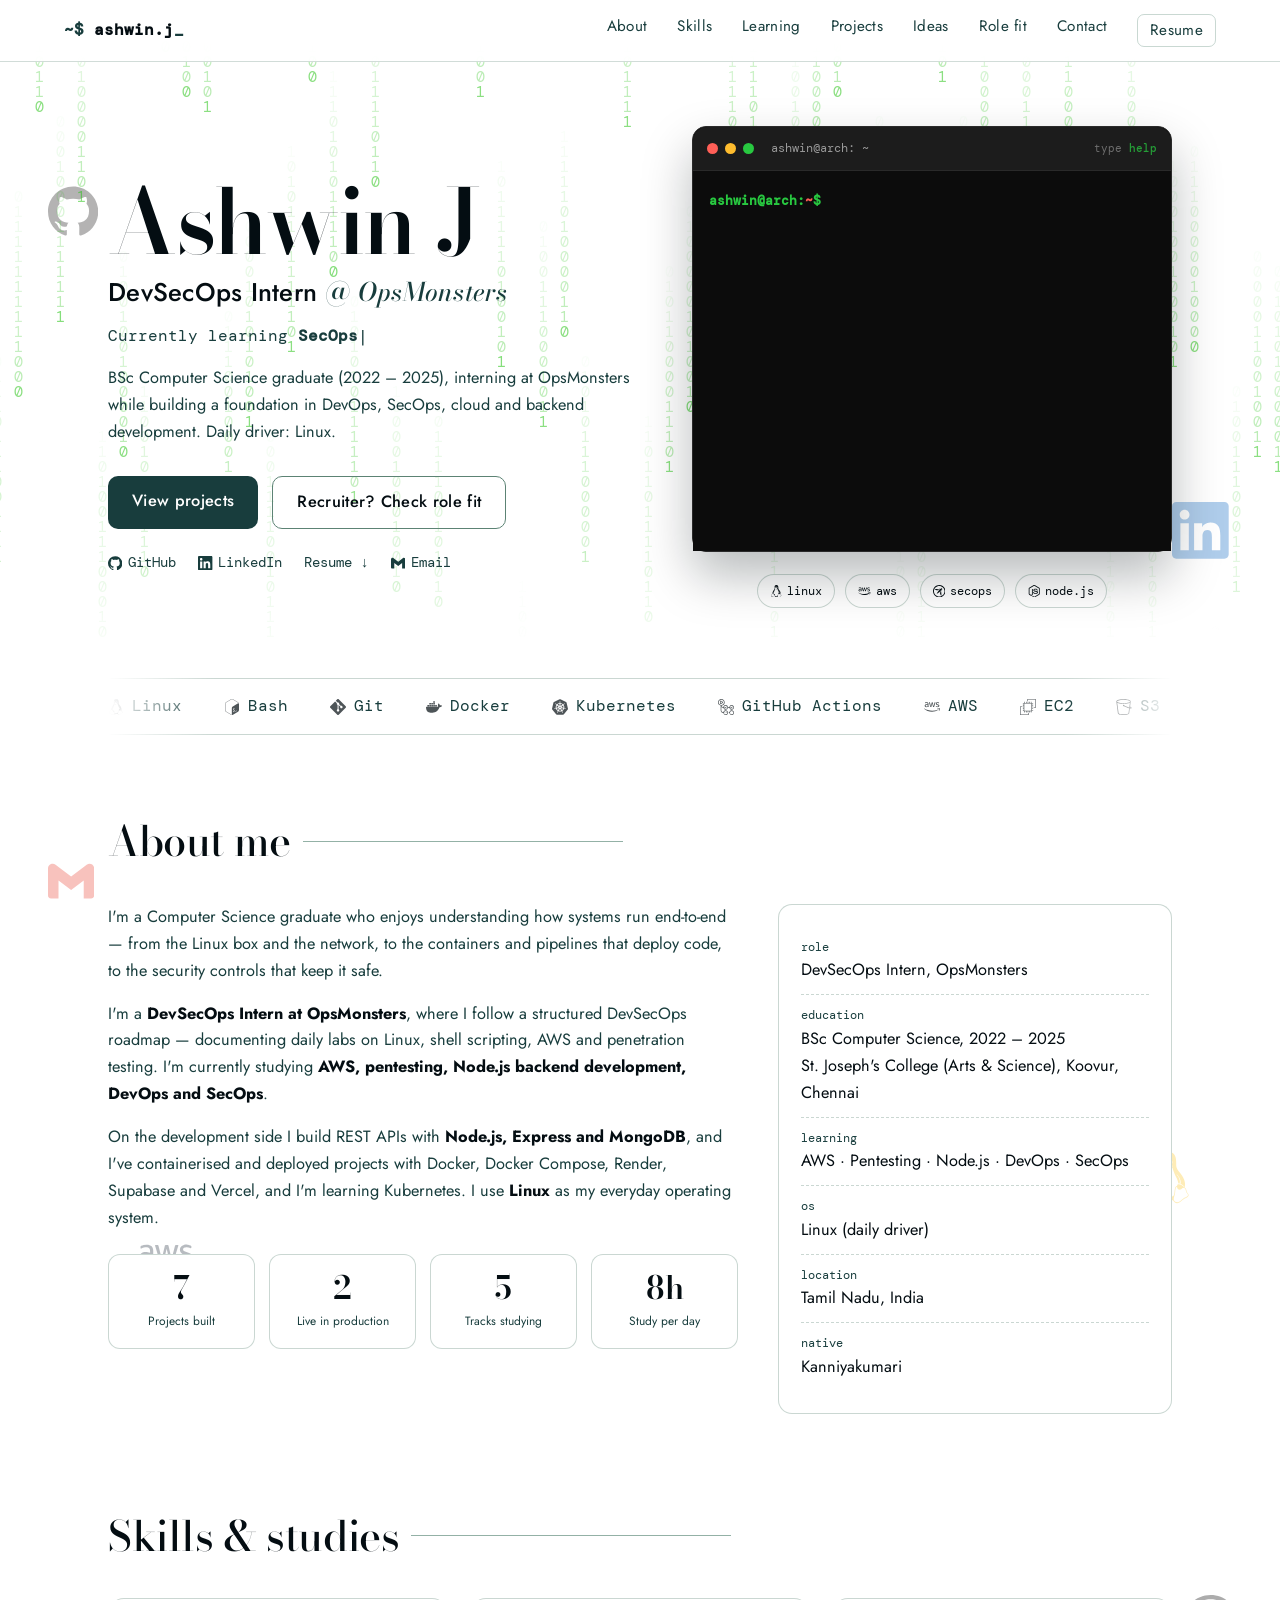
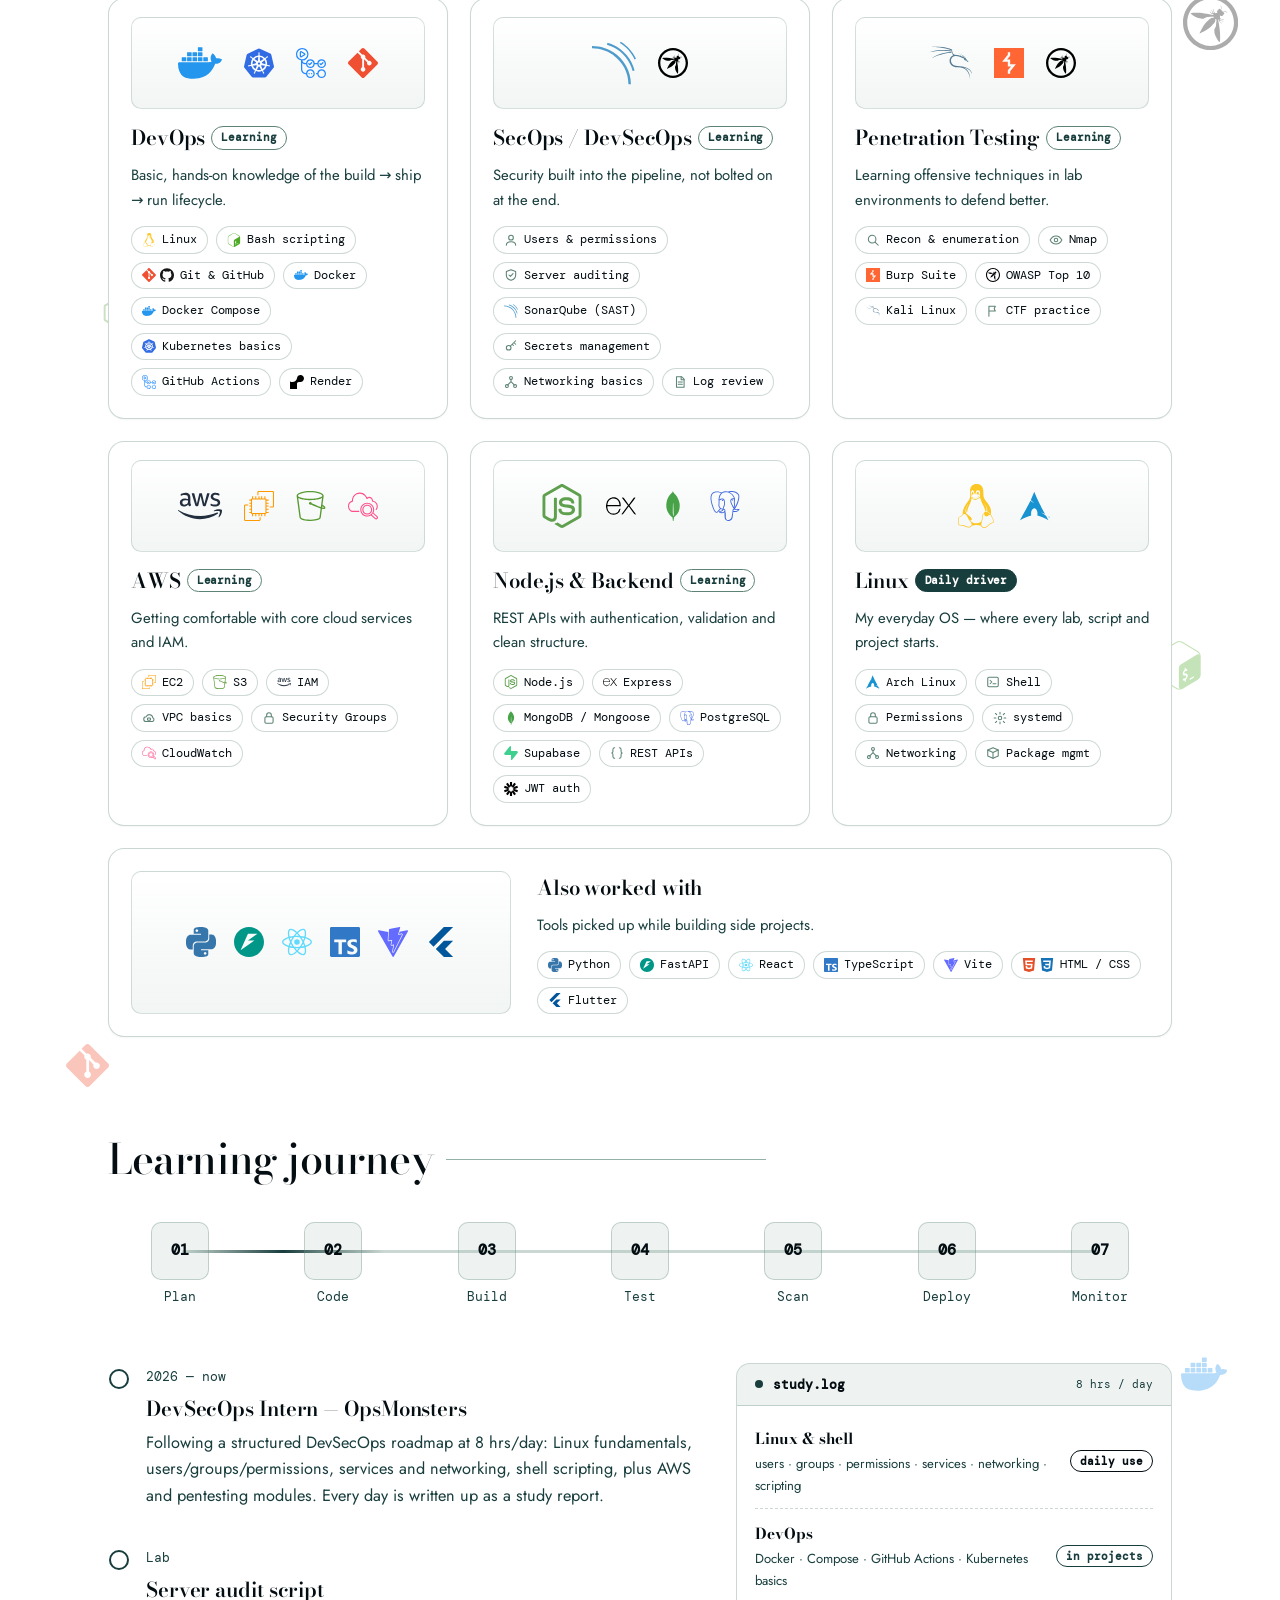
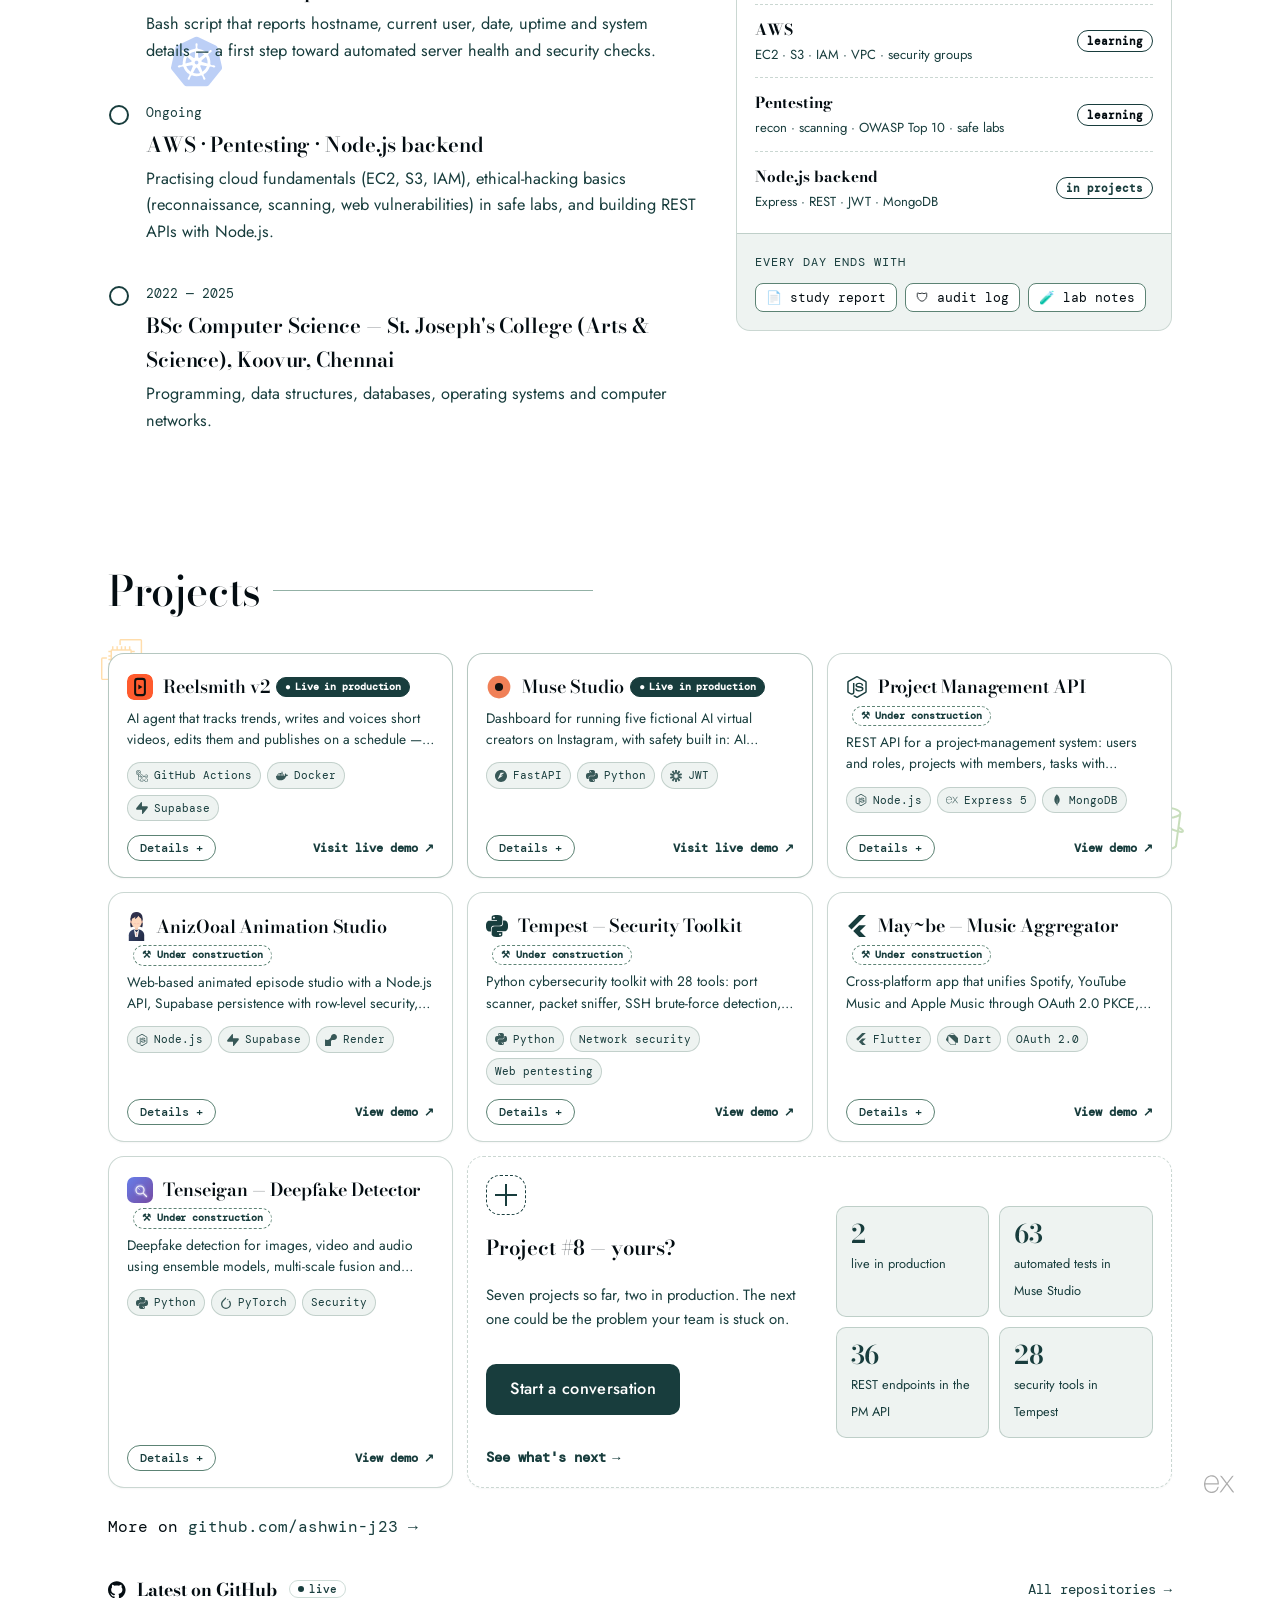
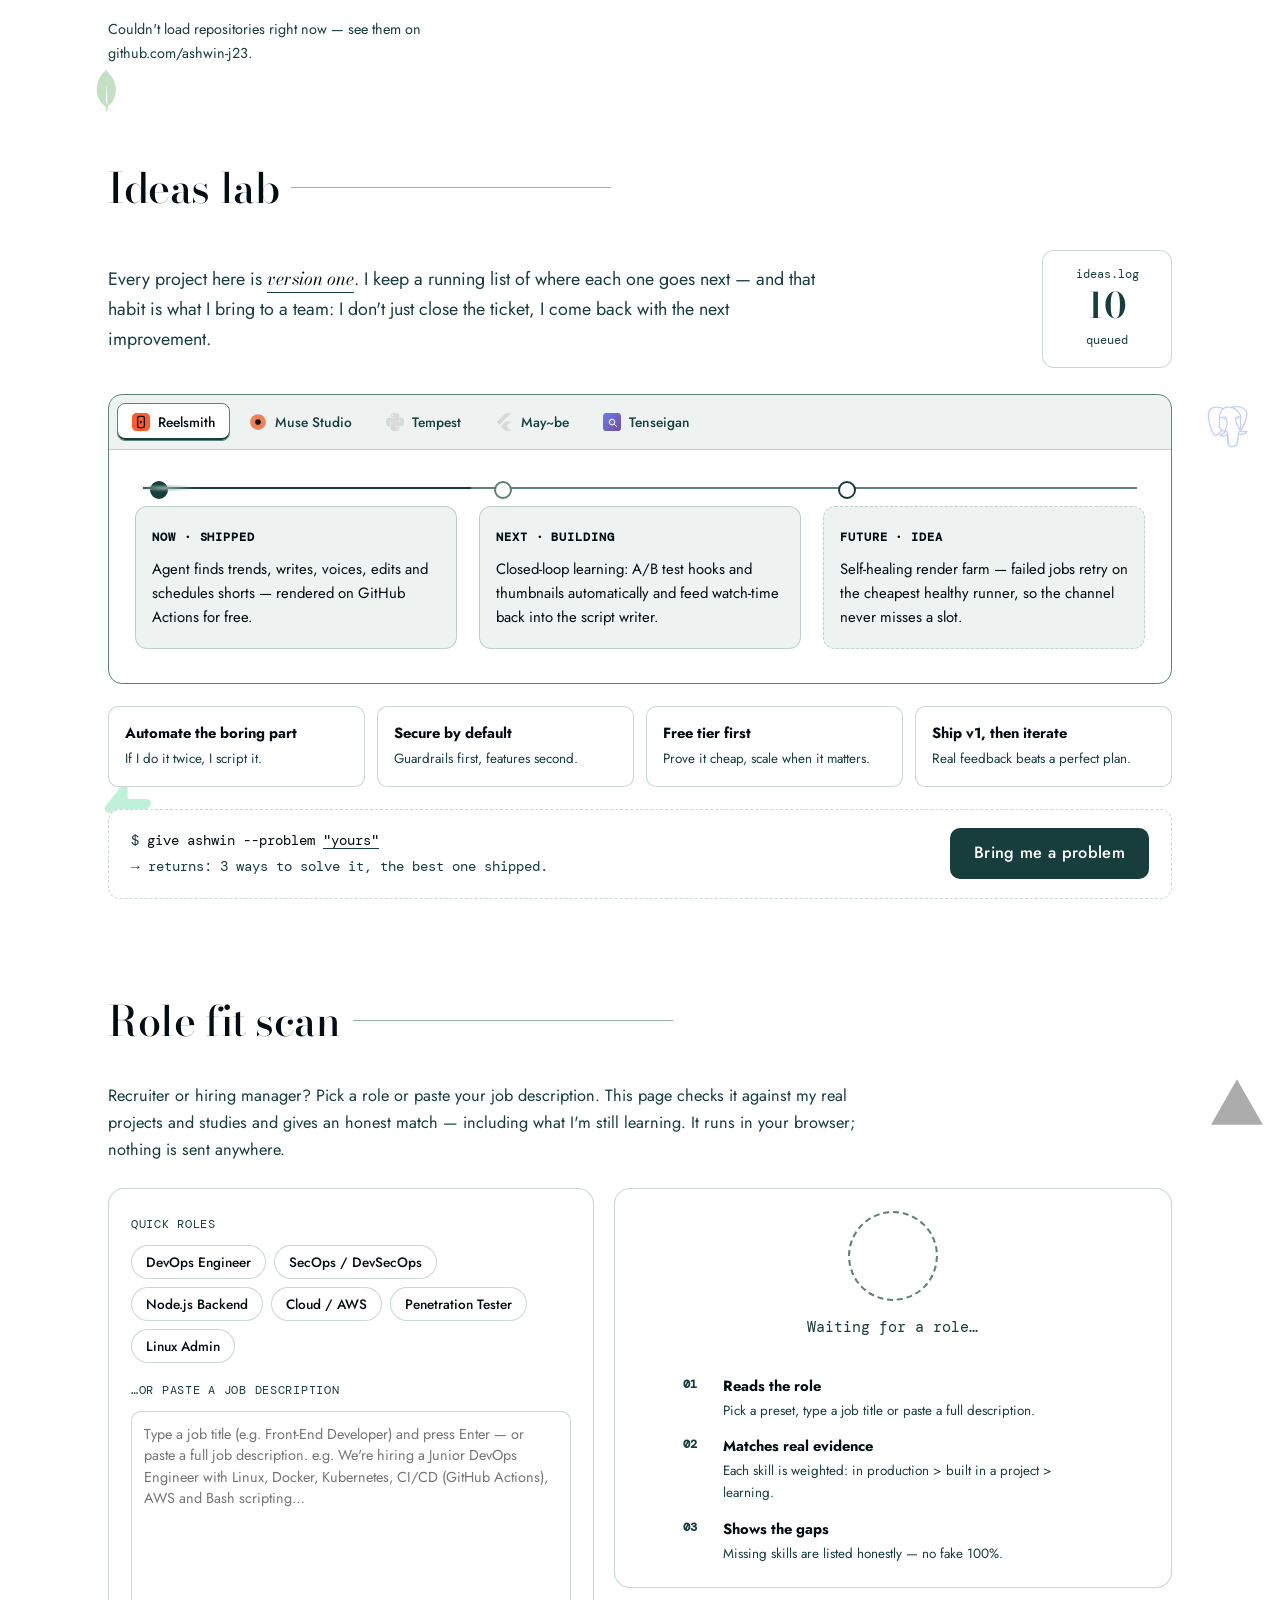
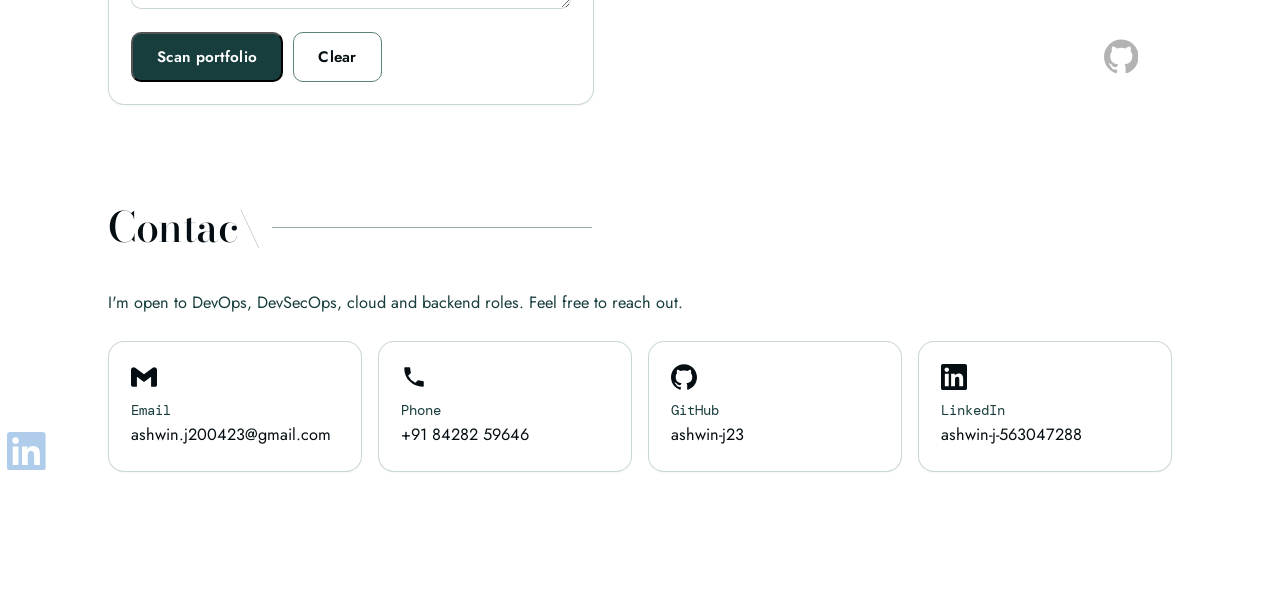
<file: index.html>
<!doctype html>
<html lang="en">
<head>
  <meta charset="utf-8" />
  <meta name="viewport" content="width=device-width, initial-scale=1" />
  <title>Ashwin J — DevOps · SecOps · Backend</title>
  <meta name="description" content="Ashwin J — DevSecOps Intern at OpsMonsters. Learning DevOps, SecOps, penetration testing, AWS and Node.js backend." />
  <meta name="theme-color" content="#ffffff" />
  <meta name="author" content="Ashwin J" />
  <link rel="icon" href="assets/favicon.svg" type="image/svg+xml" />
  <link rel="canonical" href="https://ashwinportfolio-iota.vercel.app/" />
  <meta property="og:url" content="https://ashwinportfolio-iota.vercel.app/" />
  <meta property="og:type" content="profile" />
  <meta property="og:title" content="Ashwin J — DevOps · SecOps · Backend" />
  <meta property="og:description" content="DevSecOps Intern at OpsMonsters. Projects live in production, plus an honest role-fit scanner for recruiters." />
  <meta name="twitter:card" content="summary" />
  <script type="application/ld+json">
  {
    "@context": "https://schema.org",
    "@type": "Person",
    "name": "Ashwin J",
    "url": "https://ashwinportfolio-iota.vercel.app/",
    "jobTitle": "DevSecOps Intern",
    "homeLocation": { "@type": "Place", "name": "Kanniyakumari, Tamil Nadu, India" },
    "worksFor": { "@type": "Organization", "name": "OpsMonsters" },
    "alumniOf": { "@type": "CollegeOrUniversity", "name": "St. Joseph's College (Arts & Science), Koovur, Chennai" },
    "email": "mailto:ashwin.j200423@gmail.com",
    "knowsAbout": ["DevOps", "SecOps", "Linux", "Docker", "Kubernetes", "AWS", "Penetration testing", "Node.js"],
    "sameAs": ["https://github.com/ashwin-j23", "https://www.linkedin.com/in/ashwin-j-563047288/"]
  }
  </script>
  <link rel="preconnect" href="https://fonts.googleapis.com" />
  <link rel="preconnect" href="https://fonts.gstatic.com" crossorigin />
  <link href="https://fonts.googleapis.com/css2?family=Bodoni+Moda:ital,opsz,wght@0,6..96,400..800;1,6..96,400..800&amp;family=Jost:wght@300..700&amp;family=DM+Mono:wght@400;500&amp;display=swap" rel="stylesheet" />
  <script src="intro-gate.js"></script>
  <link rel="stylesheet" href="style.css?v=20261112a" />
</head>
<body>
  <div class="intro" id="intro" role="dialog" aria-modal="true" aria-label="Opening — identity scan">
    <div class="intro-stage">
      <div class="intro-frame">
        <i class="br tl"></i><i class="br tr"></i><i class="br bl"></i><i class="br br2"></i>
        <svg class="intro-face" id="intro-face" viewBox="0 0 200 240" aria-hidden="true"></svg>
        <div class="intro-beam"></div>
      </div>
      <div class="intro-panel">
        <p class="intro-kicker">ashwin.j · secure access</p>
        <ol class="intro-log" id="intro-log"></ol>
        <div class="intro-bar"><i id="intro-bar"></i></div>
        <p class="intro-pct"><span id="intro-pct">0</span>% · <span id="intro-state">scanning</span></p>
        <h2 class="intro-granted" id="intro-granted">Access granted</h2>
        <p class="intro-welcome">Welcome to Ashwin J's portfolio</p>
      </div>
    </div>
    <button type="button" class="intro-skip" id="intro-skip">Skip intro ›</button>
  </div>

  <a class="skip-link" href="#about">Skip to content</a>
  <!-- animated network background (DevOps / networking) -->
  <div class="side-log left" id="log-l" aria-hidden="true"></div>
  <div class="side-log right" id="log-r" aria-hidden="true"></div>
  <div class="cursor-glow" aria-hidden="true"></div>
  <div class="progress" aria-hidden="true"></div>

  <header class="nav">
    <a href="#top" class="logo"><span class="prompt">~$</span> ashwin.j<span class="blink">_</span></a>
    <button class="menu-btn" aria-label="Toggle menu" aria-expanded="false"><span></span><span></span><span></span></button>
    <nav>
      <a href="#about">About</a>
      <a href="#skills">Skills</a>
      <a href="#learning">Learning</a>
      <a href="#projects">Projects</a>
      <a href="#ideas">Ideas</a>
      <a href="#rolefit">Role fit</a>
      <a href="#contact">Contact</a>
      <a href="Ashwin-J-Resume.pdf" class="nav-resume">Resume</a>
    </nav>
  </header>

  <main id="top">
    <!-- HERO -->
    <section class="hero">
      <canvas class="hero-rain" id="rain" aria-hidden="true"></canvas>
      <div class="hero-text">
        <h1>Ashwin J</h1>
        <h2 class="role">DevSecOps Intern <span class="at">@ OpsMonsters</span></h2>
        <p class="rotator-line">Currently learning <span class="rotator" id="rotator">DevOps</span><span class="caret">|</span></p>
        <p class="lead">
          BSc Computer Science graduate (2022 – 2025), interning at OpsMonsters while
          building a foundation in DevOps, SecOps, cloud and backend development. Daily driver: Linux.
        </p>
        <div class="cta">
          <a class="btn primary magnetic" href="#projects">View projects</a>
          <a class="btn ghost magnetic" href="#rolefit">Recruiter? Check role fit</a>
        </div>
        <div class="socials">
          <a href="https://github.com/ashwin-j23" target="_blank" rel="noopener"><svg class="si" viewBox="0 0 24 24" aria-hidden="true" focusable="false"><title>GitHub</title><path d="M12 .297c-6.63 0-12 5.373-12 12 0 5.303 3.438 9.8 8.205 11.385.6.113.82-.258.82-.577 0-.285-.01-1.04-.015-2.04-3.338.724-4.042-1.61-4.042-1.61C4.422 18.07 3.633 17.7 3.633 17.7c-1.087-.744.084-.729.084-.729 1.205.084 1.838 1.236 1.838 1.236 1.07 1.835 2.809 1.305 3.495.998.108-.776.417-1.305.76-1.605-2.665-.3-5.466-1.332-5.466-5.93 0-1.31.465-2.38 1.235-3.22-.135-.303-.54-1.523.105-3.176 0 0 1.005-.322 3.3 1.23.96-.267 1.98-.399 3-.405 1.02.006 2.04.138 3 .405 2.28-1.552 3.285-1.23 3.285-1.23.645 1.653.24 2.873.12 3.176.765.84 1.23 1.91 1.23 3.22 0 4.61-2.805 5.625-5.475 5.92.42.36.81 1.096.81 2.22 0 1.606-.015 2.896-.015 3.286 0 .315.21.69.825.57C20.565 22.092 24 17.592 24 12.297c0-6.627-5.373-12-12-12"/></svg>GitHub</a>
          <a href="https://www.linkedin.com/in/ashwin-j-563047288/" target="_blank" rel="noopener"><svg class="si" viewBox="0 0 24 24" aria-hidden="true" focusable="false"><title>LinkedIn</title><path d="M20.447 20.452h-3.554v-5.569c0-1.328-.027-3.037-1.852-3.037-1.853 0-2.136 1.445-2.136 2.939v5.667H9.351V9h3.414v1.561h.046c.477-.9 1.637-1.85 3.37-1.85 3.601 0 4.267 2.37 4.267 5.455v6.286zM5.337 7.433c-1.144 0-2.063-.926-2.063-2.065 0-1.138.92-2.063 2.063-2.063 1.14 0 2.064.925 2.064 2.063 0 1.139-.925 2.065-2.064 2.065zm1.782 13.019H3.555V9h3.564v11.452zM22.225 0H1.771C.792 0 0 .774 0 1.729v20.542C0 23.227.792 24 1.771 24h20.451C23.2 24 24 23.227 24 22.271V1.729C24 .774 23.2 0 22.222 0h.003z"/></svg>LinkedIn</a>
          <a href="Ashwin-J-Resume.pdf">Resume ↓</a>
          <a href="mailto:ashwin.j200423@gmail.com"><svg class="si" viewBox="0 0 24 24" aria-hidden="true" focusable="false"><title>Gmail</title><path d="M24 5.457v13.909c0 .904-.732 1.636-1.636 1.636h-3.819V11.73L12 16.64l-6.545-4.91v9.273H1.636A1.636 1.636 0 0 1 0 19.366V5.457c0-2.023 2.309-3.178 3.927-1.964L5.455 4.64 12 9.548l6.545-4.91 1.528-1.145C21.69 2.28 24 3.434 24 5.457z"/></svg>Email</a>
        </div>
      </div>

      <div class="hero-visual">
        <div class="terminal" id="terminal">
          <div class="term-bar"><span></span><span></span><span></span><em>ashwin@arch: ~</em><small class="term-hint">type <b>help</b></small></div>
          <div class="term-body" id="term" role="log" aria-live="polite" aria-label="Interactive terminal — type help to see commands">
            <div id="term-out"></div>
            <label class="term-line" for="term-input"><span class="ps1"><b>ashwin@arch</b>:<i>~</i>$</span>
              <input id="term-input" type="text" autocomplete="off" autocapitalize="off" autocorrect="off" spellcheck="false" enterkeyhint="go" aria-label="Type a terminal command, for example help" /></label>
          </div>
        </div>
        <div class="chip-row" aria-label="Tools I use">
          <div class="float-chip c1"><svg class="si" viewBox="0 0 24 24" aria-hidden="true" focusable="false"><title>Linux</title><path d="M12.504 0c-.155 0-.315.008-.48.021-4.226.333-3.105 4.807-3.17 6.298-.076 1.092-.3 1.953-1.05 3.02-.885 1.051-2.127 2.75-2.716 4.521-.278.832-.41 1.684-.287 2.489a.424.424 0 00-.11.135c-.26.268-.45.6-.663.839-.199.199-.485.267-.797.4-.313.136-.658.269-.864.68-.09.189-.136.394-.132.602 0 .199.027.4.055.536.058.399.116.728.04.97-.249.68-.28 1.145-.106 1.484.174.334.535.47.94.601.81.2 1.91.135 2.774.6.926.466 1.866.67 2.616.47.526-.116.97-.464 1.208-.946.587-.003 1.23-.269 2.26-.334.699-.058 1.574.267 2.577.2.025.134.063.198.114.333l.003.003c.391.778 1.113 1.132 1.884 1.071.771-.06 1.592-.536 2.257-1.306.631-.765 1.683-1.084 2.378-1.503.348-.199.629-.469.649-.853.023-.4-.2-.811-.714-1.376v-.097l-.003-.003c-.17-.2-.25-.535-.338-.926-.085-.401-.182-.786-.492-1.046h-.003c-.059-.054-.123-.067-.188-.135a.357.357 0 00-.19-.064c.431-1.278.264-2.55-.173-3.694-.533-1.41-1.465-2.638-2.175-3.483-.796-1.005-1.576-1.957-1.56-3.368.026-2.152.236-6.133-3.544-6.139zm.529 3.405h.013c.213 0 .396.062.584.198.19.135.33.332.438.533.105.259.158.459.166.724 0-.02.006-.04.006-.06v.105a.086.086 0 01-.004-.021l-.004-.024a1.807 1.807 0 01-.15.706.953.953 0 01-.213.335.71.71 0 00-.088-.042c-.104-.045-.198-.064-.284-.133a1.312 1.312 0 00-.22-.066c.05-.06.146-.133.183-.198.053-.128.082-.264.088-.402v-.02a1.21 1.21 0 00-.061-.4c-.045-.134-.101-.2-.183-.333-.084-.066-.167-.132-.267-.132h-.016c-.093 0-.176.03-.262.132a.8.8 0 00-.205.334 1.18 1.18 0 00-.09.4v.019c.002.089.008.179.02.267-.193-.067-.438-.135-.607-.202a1.635 1.635 0 01-.018-.2v-.02a1.772 1.772 0 01.15-.768c.082-.22.232-.406.43-.533a.985.985 0 01.594-.2zm-2.962.059h.036c.142 0 .27.048.399.135.146.129.264.288.344.465.09.199.14.4.153.667v.004c.007.134.006.2-.002.266v.08c-.03.007-.056.018-.083.024-.152.055-.274.135-.393.2.012-.09.013-.18.003-.267v-.015c-.012-.133-.04-.2-.082-.333a.613.613 0 00-.166-.267.248.248 0 00-.183-.064h-.021c-.071.006-.13.04-.186.132a.552.552 0 00-.12.27.944.944 0 00-.023.33v.015c.012.135.037.2.08.334.046.134.098.2.166.268.01.009.02.018.034.024-.07.057-.117.07-.176.136a.304.304 0 01-.131.068 2.62 2.62 0 01-.275-.402 1.772 1.772 0 01-.155-.667 1.759 1.759 0 01.08-.668 1.43 1.43 0 01.283-.535c.128-.133.26-.2.418-.2zm1.37 1.706c.332 0 .733.065 1.216.399.293.2.523.269 1.052.468h.003c.255.136.405.266.478.399v-.131a.571.571 0 01.016.47c-.123.31-.516.643-1.063.842v.002c-.268.135-.501.333-.775.465-.276.135-.588.292-1.012.267a1.139 1.139 0 01-.448-.067 3.566 3.566 0 01-.322-.198c-.195-.135-.363-.332-.612-.465v-.005h-.005c-.4-.246-.616-.512-.686-.71-.07-.268-.005-.47.193-.6.224-.135.38-.271.483-.336.104-.074.143-.102.176-.131h.002v-.003c.169-.202.436-.47.839-.601.139-.036.294-.065.466-.065zm2.8 2.142c.358 1.417 1.196 3.475 1.735 4.473.286.534.855 1.659 1.102 3.024.156-.005.33.018.513.064.646-1.671-.546-3.467-1.089-3.966-.22-.2-.232-.335-.123-.335.59.534 1.365 1.572 1.646 2.757.13.535.16 1.104.021 1.67.067.028.135.06.205.067 1.032.534 1.413.938 1.23 1.537v-.043c-.06-.003-.12 0-.18 0h-.016c.151-.467-.182-.825-1.065-1.224-.915-.4-1.646-.336-1.77.465-.008.043-.013.066-.018.135-.068.023-.139.053-.209.064-.43.268-.662.669-.793 1.187-.13.533-.17 1.156-.205 1.869v.003c-.02.334-.17.838-.319 1.35-1.5 1.072-3.58 1.538-5.348.334a2.645 2.645 0 00-.402-.533 1.45 1.45 0 00-.275-.333c.182 0 .338-.03.465-.067a.615.615 0 00.314-.334c.108-.267 0-.697-.345-1.163-.345-.467-.931-.995-1.788-1.521-.63-.4-.986-.87-1.15-1.396-.165-.534-.143-1.085-.015-1.645.245-1.07.873-2.11 1.274-2.763.107-.065.037.135-.408.974-.396.751-1.14 2.497-.122 3.854a8.123 8.123 0 01.647-2.876c.564-1.278 1.743-3.504 1.836-5.268.048.036.217.135.289.202.218.133.38.333.59.465.21.201.477.335.876.335.039.003.075.006.11.006.412 0 .73-.134.997-.268.29-.134.52-.334.74-.4h.005c.467-.135.835-.402 1.044-.7zm2.185 8.958c.037.6.343 1.245.882 1.377.588.134 1.434-.333 1.791-.765l.211-.01c.315-.007.577.01.847.268l.003.003c.208.199.305.53.391.876.085.4.154.78.409 1.066.486.527.645.906.636 1.14l.003-.007v.018l-.003-.012c-.015.262-.185.396-.498.595-.63.401-1.746.712-2.457 1.57-.618.737-1.37 1.14-2.036 1.191-.664.053-1.237-.2-1.574-.898l-.005-.003c-.21-.4-.12-1.025.056-1.69.176-.668.428-1.344.463-1.897.037-.714.076-1.335.195-1.814.12-.465.308-.797.641-.984l.045-.022zm-10.814.049h.01c.053 0 .105.005.157.014.376.055.706.333 1.023.752l.91 1.664.003.003c.243.533.754 1.064 1.189 1.637.434.598.77 1.131.729 1.57v.006c-.057.744-.48 1.148-1.125 1.294-.645.135-1.52.002-2.395-.464-.968-.536-2.118-.469-2.857-.602-.369-.066-.61-.2-.723-.4-.11-.2-.113-.602.123-1.23v-.004l.002-.003c.117-.334.03-.752-.027-1.118-.055-.401-.083-.71.043-.94.16-.334.396-.4.69-.533.294-.135.64-.202.915-.47h.002v-.002c.256-.268.445-.601.668-.838.19-.201.38-.336.663-.336zm7.159-9.074c-.435.201-.945.535-1.488.535-.542 0-.97-.267-1.28-.466-.154-.134-.28-.268-.373-.335-.164-.134-.144-.333-.074-.333.109.016.129.134.199.2.096.066.215.2.36.333.292.2.68.467 1.167.467.485 0 1.053-.267 1.398-.466.195-.135.445-.334.648-.467.156-.136.149-.267.279-.267.128.016.034.134-.147.332a8.097 8.097 0 01-.69.468zm-1.082-1.583V5.64c-.006-.02.013-.042.029-.05.074-.043.18-.027.26.004.063 0 .16.067.15.135-.006.049-.085.066-.135.066-.055 0-.092-.043-.141-.068-.052-.018-.146-.008-.163-.065zm-.551 0c-.02.058-.113.049-.166.066-.047.025-.086.068-.14.068-.05 0-.13-.02-.136-.068-.01-.066.088-.133.15-.133.08-.031.184-.047.259-.005.019.009.036.03.03.05v.02h.003z"/></svg>linux</div>
          <div class="float-chip c2"><svg class="si" viewBox="0 0 24 24" aria-hidden="true" focusable="false"><title>Amazon Web Services</title><path d="M6.763 10.036c0 .296.032.535.088.71.064.176.144.368.256.576.04.063.056.127.056.183 0 .08-.048.16-.152.24l-.503.335a.383.383 0 0 1-.208.072c-.08 0-.16-.04-.239-.112a2.47 2.47 0 0 1-.287-.375 6.18 6.18 0 0 1-.248-.471c-.622.734-1.405 1.101-2.347 1.101-.67 0-1.205-.191-1.596-.574-.391-.384-.59-.894-.59-1.533 0-.678.239-1.23.726-1.644.487-.415 1.133-.623 1.955-.623.272 0 .551.024.846.064.296.04.6.104.918.176v-.583c0-.607-.127-1.03-.375-1.277-.255-.248-.686-.367-1.3-.367-.28 0-.568.031-.863.103-.295.072-.583.16-.862.272a2.287 2.287 0 0 1-.28.104.488.488 0 0 1-.127.023c-.112 0-.168-.08-.168-.247v-.391c0-.128.016-.224.056-.28a.597.597 0 0 1 .224-.167c.279-.144.614-.264 1.005-.36a4.84 4.84 0 0 1 1.246-.151c.95 0 1.644.216 2.091.647.439.43.662 1.085.662 1.963v2.586zm-3.24 1.214c.263 0 .534-.048.822-.144.287-.096.543-.271.758-.51.128-.152.224-.32.272-.512.047-.191.08-.423.08-.694v-.335a6.66 6.66 0 0 0-.735-.136 6.02 6.02 0 0 0-.75-.048c-.535 0-.926.104-1.19.32-.263.215-.39.518-.39.917 0 .375.095.655.295.846.191.2.47.296.838.296zm6.41.862c-.144 0-.24-.024-.304-.08-.064-.048-.12-.16-.168-.311L7.586 5.55a1.398 1.398 0 0 1-.072-.32c0-.128.064-.2.191-.2h.783c.151 0 .255.025.31.08.065.048.113.16.16.312l1.342 5.284 1.245-5.284c.04-.16.088-.264.151-.312a.549.549 0 0 1 .32-.08h.638c.152 0 .256.025.32.08.063.048.12.16.151.312l1.261 5.348 1.381-5.348c.048-.16.104-.264.16-.312a.52.52 0 0 1 .311-.08h.743c.127 0 .2.065.2.2 0 .04-.009.08-.017.128a1.137 1.137 0 0 1-.056.2l-1.923 6.17c-.048.16-.104.263-.168.311a.51.51 0 0 1-.303.08h-.687c-.151 0-.255-.024-.32-.08-.063-.056-.119-.16-.15-.32l-1.238-5.148-1.23 5.14c-.04.16-.087.264-.15.32-.065.056-.177.08-.32.08zm10.256.215c-.415 0-.83-.048-1.229-.143-.399-.096-.71-.2-.918-.32-.128-.071-.215-.151-.247-.223a.563.563 0 0 1-.048-.224v-.407c0-.167.064-.247.183-.247.048 0 .096.008.144.024.048.016.12.048.2.08.271.12.566.215.878.279.319.064.63.096.95.096.502 0 .894-.088 1.165-.264a.86.86 0 0 0 .415-.758.777.777 0 0 0-.215-.559c-.144-.151-.416-.287-.807-.415l-1.157-.36c-.583-.183-1.014-.454-1.277-.813a1.902 1.902 0 0 1-.4-1.158c0-.335.073-.63.216-.886.144-.255.335-.479.575-.654.24-.184.51-.32.83-.415.32-.096.655-.136 1.006-.136.175 0 .359.008.535.032.183.024.35.056.518.088.16.04.312.08.455.127.144.048.256.096.336.144a.69.69 0 0 1 .24.2.43.43 0 0 1 .071.263v.375c0 .168-.064.256-.184.256a.83.83 0 0 1-.303-.096 3.652 3.652 0 0 0-1.532-.311c-.455 0-.815.071-1.062.223-.248.152-.375.383-.375.71 0 .224.08.416.24.567.159.152.454.304.877.44l1.134.358c.574.184.99.44 1.237.767.247.327.367.702.367 1.117 0 .343-.072.655-.207.926-.144.272-.336.511-.583.703-.248.2-.543.343-.886.447-.36.111-.734.167-1.142.167zM21.698 16.207c-2.626 1.94-6.442 2.969-9.722 2.969-4.598 0-8.74-1.7-11.87-4.526-.247-.223-.024-.527.272-.351 3.384 1.963 7.559 3.153 11.877 3.153 2.914 0 6.114-.607 9.06-1.852.439-.2.814.287.383.607zM22.792 14.961c-.336-.43-2.22-.207-3.074-.103-.255.032-.295-.192-.063-.36 1.5-1.053 3.967-.75 4.254-.399.287.36-.08 2.826-1.485 4.007-.215.184-.423.088-.327-.151.32-.79 1.03-2.57.695-2.994z"/></svg>aws</div>
          <div class="float-chip c3"><svg class="si" viewBox="0 0 24 24" aria-hidden="true" focusable="false"><title>OWASP</title><path d="M15.897 20.503c-.384 0-1.782-2.489-1.97-3.198-.393-1.486-.308-2.114-.285-2.314.072-.613.667-.92.703-1.748.01-.256.14-1.535.243-2.534a1.723 1.723 0 0 1-.733-.343c.676.908-.32 1.995-1.767 3.443-1.536 1.536-4.945 2.961-4.945 2.961s1.425-3.41 2.961-4.945c1.13-1.129 2.04-1.983 2.816-1.983.22 0 .427.067.627.216a1.722 1.722 0 0 1-.343-.733c-.999.103-2.278.232-2.534.244-.829.036-1.135.63-1.747.702-.07.008-.194.024-.388.024-.36 0-.963-.054-1.926-.31-.772-.203-3.648-1.84-3.14-2.045.26-.105 1.087-.176 2.175-.176 1.047 0 2.337.066 3.596.23 1.57.205 3.01.463 3.992.656.016-.053.035-.104.058-.154l-1.004-.48s-.8-.92-.715-.984a.02.02 0 0 1 .012-.003c.126 0 .767.733.829.816l.605.202-.284-.249s-.388-1.438-.287-1.472h.004c.106 0 .459 1.25.489 1.34.07.06.303.152.596.32l-.308-.79s.14-1.305.243-1.305h.003c.105.021-.02 1.089-.047 1.221l.51.783a1.31 1.31 0 0 1 .463-.082c.184 0 .374.036.558.107-.236-.502-.218-1.025.095-1.338a.84.84 0 0 1 .353-.209.462.462 0 0 1 .457-.383c.127 0 .254.05.352.148a.497.497 0 0 1 .147.335c.151-.311.329-.73.317-.867-.03-.307-.386-.852-.39-.857a.076.076 0 0 1 .064-.119c.025 0 .05.012.064.035.016.023.381.582.414.927.018.198-.21.696-.333.95a2.227 2.227 0 0 1 .873.874c.245-.12.715-.334.927-.334l.024.001c.345.033.904.399.927.414a.076.076 0 0 1-.084.128c-.005-.004-.55-.36-.857-.39h-.015c-.15 0-.552.171-.852.317.12.004.242.053.335.147a.482.482 0 0 1 .012.681.459.459 0 0 1-.247.128.845.845 0 0 1-.21.354.924.924 0 0 1-.67.255c-.212 0-.441-.055-.667-.16.132.343.142.708.025 1.02l.783.51c.095-.019.666-.088.993-.088.13 0 .222.011.228.04.02.106-1.305.247-1.305.247l-.79-.308c.168.293.26.527.32.596.091.03 1.374.392 1.34.493-.004.012-.026.017-.063.017-.283 0-1.41-.304-1.41-.304l-.248-.284.202.605c.087.065.876.755.813.841-.004.005-.009.007-.016.007-.139 0-.967-.722-.967-.722l-.481-1.004a1.18 1.18 0 0 1-.154.058c.193.982.451 2.422.656 3.992.335 2.569.26 5.261.054 5.77-.016.041-.042.06-.076.06M12 24C5.373 24 0 18.627 0 12S5.373 0 12 0s12 5.373 12 12-5.373 12-12 12m0-22.153C6.393 1.847 1.847 6.393 1.847 12S6.393 22.153 12 22.153 22.153 17.607 22.153 12 17.607 1.847 12 1.847Z"/></svg>secops</div>
          <div class="float-chip c4"><svg class="si" viewBox="0 0 24 24" aria-hidden="true" focusable="false"><title>Node.js</title><path d="M11.998,24c-0.321,0-0.641-0.084-0.922-0.247l-2.936-1.737c-0.438-0.245-0.224-0.332-0.08-0.383 c0.585-0.203,0.703-0.25,1.328-0.604c0.065-0.037,0.151-0.023,0.218,0.017l2.256,1.339c0.082,0.045,0.197,0.045,0.272,0l8.795-5.076 c0.082-0.047,0.134-0.141,0.134-0.238V6.921c0-0.099-0.053-0.192-0.137-0.242l-8.791-5.072c-0.081-0.047-0.189-0.047-0.271,0 L3.075,6.68C2.99,6.729,2.936,6.825,2.936,6.921v10.15c0,0.097,0.054,0.189,0.139,0.235l2.409,1.392 c1.307,0.654,2.108-0.116,2.108-0.89V7.787c0-0.142,0.114-0.253,0.256-0.253h1.115c0.139,0,0.255,0.112,0.255,0.253v10.021 c0,1.745-0.95,2.745-2.604,2.745c-0.508,0-0.909,0-2.026-0.551L2.28,18.675c-0.57-0.329-0.922-0.945-0.922-1.604V6.921 c0-0.659,0.353-1.275,0.922-1.603l8.795-5.082c0.557-0.315,1.296-0.315,1.848,0l8.794,5.082c0.57,0.329,0.924,0.944,0.924,1.603 v10.15c0,0.659-0.354,1.273-0.924,1.604l-8.794,5.078C12.643,23.916,12.324,24,11.998,24z M19.099,13.993 c0-1.9-1.284-2.406-3.987-2.763c-2.731-0.361-3.009-0.548-3.009-1.187c0-0.528,0.235-1.233,2.258-1.233 c1.807,0,2.473,0.389,2.747,1.607c0.024,0.115,0.129,0.199,0.247,0.199h1.141c0.071,0,0.138-0.031,0.186-0.081 c0.048-0.054,0.074-0.123,0.067-0.196c-0.177-2.098-1.571-3.076-4.388-3.076c-2.508,0-4.004,1.058-4.004,2.833 c0,1.925,1.488,2.457,3.895,2.695c2.88,0.282,3.103,0.703,3.103,1.269c0,0.983-0.789,1.402-2.642,1.402 c-2.327,0-2.839-0.584-3.011-1.742c-0.02-0.124-0.126-0.215-0.253-0.215h-1.137c-0.141,0-0.254,0.112-0.254,0.253 c0,1.482,0.806,3.248,4.655,3.248C17.501,17.007,19.099,15.91,19.099,13.993z"/></svg>node.js</div>
        </div>
      </div>
    </section>

    <!-- TOOL MARQUEE -->
    <div class="marquee" aria-hidden="true">
      <div class="track">
        <span><svg class="si" viewBox="0 0 24 24" aria-hidden="true" focusable="false"><title>Linux</title><path d="M12.504 0c-.155 0-.315.008-.48.021-4.226.333-3.105 4.807-3.17 6.298-.076 1.092-.3 1.953-1.05 3.02-.885 1.051-2.127 2.75-2.716 4.521-.278.832-.41 1.684-.287 2.489a.424.424 0 00-.11.135c-.26.268-.45.6-.663.839-.199.199-.485.267-.797.4-.313.136-.658.269-.864.68-.09.189-.136.394-.132.602 0 .199.027.4.055.536.058.399.116.728.04.97-.249.68-.28 1.145-.106 1.484.174.334.535.47.94.601.81.2 1.91.135 2.774.6.926.466 1.866.67 2.616.47.526-.116.97-.464 1.208-.946.587-.003 1.23-.269 2.26-.334.699-.058 1.574.267 2.577.2.025.134.063.198.114.333l.003.003c.391.778 1.113 1.132 1.884 1.071.771-.06 1.592-.536 2.257-1.306.631-.765 1.683-1.084 2.378-1.503.348-.199.629-.469.649-.853.023-.4-.2-.811-.714-1.376v-.097l-.003-.003c-.17-.2-.25-.535-.338-.926-.085-.401-.182-.786-.492-1.046h-.003c-.059-.054-.123-.067-.188-.135a.357.357 0 00-.19-.064c.431-1.278.264-2.55-.173-3.694-.533-1.41-1.465-2.638-2.175-3.483-.796-1.005-1.576-1.957-1.56-3.368.026-2.152.236-6.133-3.544-6.139zm.529 3.405h.013c.213 0 .396.062.584.198.19.135.33.332.438.533.105.259.158.459.166.724 0-.02.006-.04.006-.06v.105a.086.086 0 01-.004-.021l-.004-.024a1.807 1.807 0 01-.15.706.953.953 0 01-.213.335.71.71 0 00-.088-.042c-.104-.045-.198-.064-.284-.133a1.312 1.312 0 00-.22-.066c.05-.06.146-.133.183-.198.053-.128.082-.264.088-.402v-.02a1.21 1.21 0 00-.061-.4c-.045-.134-.101-.2-.183-.333-.084-.066-.167-.132-.267-.132h-.016c-.093 0-.176.03-.262.132a.8.8 0 00-.205.334 1.18 1.18 0 00-.09.4v.019c.002.089.008.179.02.267-.193-.067-.438-.135-.607-.202a1.635 1.635 0 01-.018-.2v-.02a1.772 1.772 0 01.15-.768c.082-.22.232-.406.43-.533a.985.985 0 01.594-.2zm-2.962.059h.036c.142 0 .27.048.399.135.146.129.264.288.344.465.09.199.14.4.153.667v.004c.007.134.006.2-.002.266v.08c-.03.007-.056.018-.083.024-.152.055-.274.135-.393.2.012-.09.013-.18.003-.267v-.015c-.012-.133-.04-.2-.082-.333a.613.613 0 00-.166-.267.248.248 0 00-.183-.064h-.021c-.071.006-.13.04-.186.132a.552.552 0 00-.12.27.944.944 0 00-.023.33v.015c.012.135.037.2.08.334.046.134.098.2.166.268.01.009.02.018.034.024-.07.057-.117.07-.176.136a.304.304 0 01-.131.068 2.62 2.62 0 01-.275-.402 1.772 1.772 0 01-.155-.667 1.759 1.759 0 01.08-.668 1.43 1.43 0 01.283-.535c.128-.133.26-.2.418-.2zm1.37 1.706c.332 0 .733.065 1.216.399.293.2.523.269 1.052.468h.003c.255.136.405.266.478.399v-.131a.571.571 0 01.016.47c-.123.31-.516.643-1.063.842v.002c-.268.135-.501.333-.775.465-.276.135-.588.292-1.012.267a1.139 1.139 0 01-.448-.067 3.566 3.566 0 01-.322-.198c-.195-.135-.363-.332-.612-.465v-.005h-.005c-.4-.246-.616-.512-.686-.71-.07-.268-.005-.47.193-.6.224-.135.38-.271.483-.336.104-.074.143-.102.176-.131h.002v-.003c.169-.202.436-.47.839-.601.139-.036.294-.065.466-.065zm2.8 2.142c.358 1.417 1.196 3.475 1.735 4.473.286.534.855 1.659 1.102 3.024.156-.005.33.018.513.064.646-1.671-.546-3.467-1.089-3.966-.22-.2-.232-.335-.123-.335.59.534 1.365 1.572 1.646 2.757.13.535.16 1.104.021 1.67.067.028.135.06.205.067 1.032.534 1.413.938 1.23 1.537v-.043c-.06-.003-.12 0-.18 0h-.016c.151-.467-.182-.825-1.065-1.224-.915-.4-1.646-.336-1.77.465-.008.043-.013.066-.018.135-.068.023-.139.053-.209.064-.43.268-.662.669-.793 1.187-.13.533-.17 1.156-.205 1.869v.003c-.02.334-.17.838-.319 1.35-1.5 1.072-3.58 1.538-5.348.334a2.645 2.645 0 00-.402-.533 1.45 1.45 0 00-.275-.333c.182 0 .338-.03.465-.067a.615.615 0 00.314-.334c.108-.267 0-.697-.345-1.163-.345-.467-.931-.995-1.788-1.521-.63-.4-.986-.87-1.15-1.396-.165-.534-.143-1.085-.015-1.645.245-1.07.873-2.11 1.274-2.763.107-.065.037.135-.408.974-.396.751-1.14 2.497-.122 3.854a8.123 8.123 0 01.647-2.876c.564-1.278 1.743-3.504 1.836-5.268.048.036.217.135.289.202.218.133.38.333.59.465.21.201.477.335.876.335.039.003.075.006.11.006.412 0 .73-.134.997-.268.29-.134.52-.334.74-.4h.005c.467-.135.835-.402 1.044-.7zm2.185 8.958c.037.6.343 1.245.882 1.377.588.134 1.434-.333 1.791-.765l.211-.01c.315-.007.577.01.847.268l.003.003c.208.199.305.53.391.876.085.4.154.78.409 1.066.486.527.645.906.636 1.14l.003-.007v.018l-.003-.012c-.015.262-.185.396-.498.595-.63.401-1.746.712-2.457 1.57-.618.737-1.37 1.14-2.036 1.191-.664.053-1.237-.2-1.574-.898l-.005-.003c-.21-.4-.12-1.025.056-1.69.176-.668.428-1.344.463-1.897.037-.714.076-1.335.195-1.814.12-.465.308-.797.641-.984l.045-.022zm-10.814.049h.01c.053 0 .105.005.157.014.376.055.706.333 1.023.752l.91 1.664.003.003c.243.533.754 1.064 1.189 1.637.434.598.77 1.131.729 1.57v.006c-.057.744-.48 1.148-1.125 1.294-.645.135-1.52.002-2.395-.464-.968-.536-2.118-.469-2.857-.602-.369-.066-.61-.2-.723-.4-.11-.2-.113-.602.123-1.23v-.004l.002-.003c.117-.334.03-.752-.027-1.118-.055-.401-.083-.71.043-.94.16-.334.396-.4.69-.533.294-.135.64-.202.915-.47h.002v-.002c.256-.268.445-.601.668-.838.19-.201.38-.336.663-.336zm7.159-9.074c-.435.201-.945.535-1.488.535-.542 0-.97-.267-1.28-.466-.154-.134-.28-.268-.373-.335-.164-.134-.144-.333-.074-.333.109.016.129.134.199.2.096.066.215.2.36.333.292.2.68.467 1.167.467.485 0 1.053-.267 1.398-.466.195-.135.445-.334.648-.467.156-.136.149-.267.279-.267.128.016.034.134-.147.332a8.097 8.097 0 01-.69.468zm-1.082-1.583V5.64c-.006-.02.013-.042.029-.05.074-.043.18-.027.26.004.063 0 .16.067.15.135-.006.049-.085.066-.135.066-.055 0-.092-.043-.141-.068-.052-.018-.146-.008-.163-.065zm-.551 0c-.02.058-.113.049-.166.066-.047.025-.086.068-.14.068-.05 0-.13-.02-.136-.068-.01-.066.088-.133.15-.133.08-.031.184-.047.259-.005.019.009.036.03.03.05v.02h.003z"/></svg>Linux</span><span><svg class="si" viewBox="0 0 24 24" aria-hidden="true" focusable="false"><title>GNU Bash</title><path d="M21.038,4.9l-7.577-4.498C13.009,0.134,12.505,0,12,0c-0.505,0-1.009,0.134-1.462,0.403L2.961,4.9 C2.057,5.437,1.5,6.429,1.5,7.503v8.995c0,1.073,0.557,2.066,1.462,2.603l7.577,4.497C10.991,23.866,11.495,24,12,24 c0.505,0,1.009-0.134,1.461-0.402l7.577-4.497c0.904-0.537,1.462-1.529,1.462-2.603V7.503C22.5,6.429,21.943,5.437,21.038,4.9z M15.17,18.946l0.013,0.646c0.001,0.078-0.05,0.167-0.111,0.198l-0.383,0.22c-0.061,0.031-0.111-0.007-0.112-0.085L14.57,19.29 c-0.328,0.136-0.66,0.169-0.872,0.084c-0.04-0.016-0.057-0.075-0.041-0.142l0.139-0.584c0.011-0.046,0.036-0.092,0.069-0.121 c0.012-0.011,0.024-0.02,0.036-0.026c0.022-0.011,0.043-0.014,0.062-0.006c0.229,0.077,0.521,0.041,0.802-0.101 c0.357-0.181,0.596-0.545,0.592-0.907c-0.003-0.328-0.181-0.465-0.613-0.468c-0.55,0.001-1.064-0.107-1.072-0.917 c-0.007-0.667,0.34-1.361,0.889-1.8l-0.007-0.652c-0.001-0.08,0.048-0.168,0.111-0.2l0.37-0.236 c0.061-0.031,0.111,0.007,0.112,0.087l0.006,0.653c0.273-0.109,0.511-0.138,0.726-0.088c0.047,0.012,0.067,0.076,0.048,0.151 l-0.144,0.578c-0.011,0.044-0.036,0.088-0.065,0.116c-0.012,0.012-0.025,0.021-0.038,0.028c-0.019,0.01-0.038,0.013-0.057,0.009 c-0.098-0.022-0.332-0.073-0.699,0.113c-0.385,0.195-0.52,0.53-0.517,0.778c0.003,0.297,0.155,0.387,0.681,0.396 c0.7,0.012,1.003,0.318,1.01,1.023C16.105,17.747,15.736,18.491,15.17,18.946z M19.143,17.859c0,0.06-0.008,0.116-0.058,0.145 l-1.916,1.164c-0.05,0.029-0.09,0.004-0.09-0.056v-0.494c0-0.06,0.037-0.093,0.087-0.122l1.887-1.129 c0.05-0.029,0.09-0.004,0.09,0.056V17.859z M20.459,6.797l-7.168,4.427c-0.894,0.523-1.553,1.109-1.553,2.187v8.833 c0,0.645,0.26,1.063,0.66,1.184c-0.131,0.023-0.264,0.039-0.398,0.039c-0.42,0-0.833-0.114-1.197-0.33L3.226,18.64 c-0.741-0.44-1.201-1.261-1.201-2.142V7.503c0-0.881,0.46-1.702,1.201-2.142l7.577-4.498c0.363-0.216,0.777-0.33,1.197-0.33 c0.419,0,0.833,0.114,1.197,0.33l7.577,4.498c0.624,0.371,1.046,1.013,1.164,1.732C21.686,6.557,21.12,6.411,20.459,6.797z"/></svg>Bash</span><span><svg class="si" viewBox="0 0 24 24" aria-hidden="true" focusable="false"><title>Git</title><path d="M23.546 10.93L13.067.452c-.604-.603-1.582-.603-2.188 0L8.708 2.627l2.76 2.76c.645-.215 1.379-.07 1.889.441.516.515.658 1.258.438 1.9l2.658 2.66c.645-.223 1.387-.078 1.9.435.721.72.721 1.884 0 2.604-.719.719-1.881.719-2.6 0-.539-.541-.674-1.337-.404-1.996L12.86 8.955v6.525c.176.086.342.203.488.348.713.721.713 1.883 0 2.6-.719.721-1.889.721-2.609 0-.719-.719-.719-1.879 0-2.598.182-.18.387-.316.605-.406V8.835c-.217-.091-.424-.222-.6-.401-.545-.545-.676-1.342-.396-2.009L7.636 3.7.45 10.881c-.6.605-.6 1.584 0 2.189l10.48 10.477c.604.604 1.582.604 2.186 0l10.43-10.43c.605-.603.605-1.582 0-2.187"/></svg>Git</span><span><svg class="si" viewBox="0 0 24 24" aria-hidden="true" focusable="false"><title>Docker</title><path d="M13.983 11.078h2.119a.186.186 0 00.186-.185V9.006a.186.186 0 00-.186-.186h-2.119a.185.185 0 00-.185.185v1.888c0 .102.083.185.185.185m-2.954-5.43h2.118a.186.186 0 00.186-.186V3.574a.186.186 0 00-.186-.185h-2.118a.185.185 0 00-.185.185v1.888c0 .102.082.185.185.185m0 2.716h2.118a.187.187 0 00.186-.186V6.29a.186.186 0 00-.186-.185h-2.118a.185.185 0 00-.185.185v1.887c0 .102.082.185.185.186m-2.93 0h2.12a.186.186 0 00.184-.186V6.29a.185.185 0 00-.185-.185H8.1a.185.185 0 00-.185.185v1.887c0 .102.083.185.185.186m-2.964 0h2.119a.186.186 0 00.185-.186V6.29a.185.185 0 00-.185-.185H5.136a.186.186 0 00-.186.185v1.887c0 .102.084.185.186.186m5.893 2.715h2.118a.186.186 0 00.186-.185V9.006a.186.186 0 00-.186-.186h-2.118a.185.185 0 00-.185.185v1.888c0 .102.082.185.185.185m-2.93 0h2.12a.185.185 0 00.184-.185V9.006a.185.185 0 00-.184-.186h-2.12a.185.185 0 00-.184.185v1.888c0 .102.083.185.185.185m-2.964 0h2.119a.185.185 0 00.185-.185V9.006a.185.185 0 00-.184-.186h-2.12a.186.186 0 00-.186.186v1.887c0 .102.084.185.186.185m-2.92 0h2.12a.185.185 0 00.184-.185V9.006a.185.185 0 00-.184-.186h-2.12a.185.185 0 00-.184.185v1.888c0 .102.082.185.185.185M23.763 9.89c-.065-.051-.672-.51-1.954-.51-.338.001-.676.03-1.01.087-.248-1.7-1.653-2.53-1.716-2.566l-.344-.199-.226.327c-.284.438-.49.922-.612 1.43-.23.97-.09 1.882.403 2.661-.595.332-1.55.413-1.744.42H.751a.751.751 0 00-.75.748 11.376 11.376 0 00.692 4.062c.545 1.428 1.355 2.48 2.41 3.124 1.18.723 3.1 1.137 5.275 1.137.983.003 1.963-.086 2.93-.266a12.248 12.248 0 003.823-1.389c.98-.567 1.86-1.288 2.61-2.136 1.252-1.418 1.998-2.997 2.553-4.4h.221c1.372 0 2.215-.549 2.68-1.009.309-.293.55-.65.707-1.046l.098-.288Z"/></svg>Docker</span><span><svg class="si" viewBox="0 0 24 24" aria-hidden="true" focusable="false"><title>Kubernetes</title><path d="M10.204 14.35l.007.01-.999 2.413a5.171 5.171 0 0 1-2.075-2.597l2.578-.437.004.005a.44.44 0 0 1 .484.606zm-.833-2.129a.44.44 0 0 0 .173-.756l.002-.011L7.585 9.7a5.143 5.143 0 0 0-.73 3.255l2.514-.725.002-.009zm1.145-1.98a.44.44 0 0 0 .699-.337l.01-.005.15-2.62a5.144 5.144 0 0 0-3.01 1.442l2.147 1.523.004-.002zm.76 2.75l.723.349.722-.347.18-.78-.5-.623h-.804l-.5.623.179.779zm1.5-3.095a.44.44 0 0 0 .7.336l.008.003 2.134-1.513a5.188 5.188 0 0 0-2.992-1.442l.148 2.615.002.001zm10.876 5.97l-5.773 7.181a1.6 1.6 0 0 1-1.248.594l-9.261.003a1.6 1.6 0 0 1-1.247-.596l-5.776-7.18a1.583 1.583 0 0 1-.307-1.34L2.1 5.573c.108-.47.425-.864.863-1.073L11.305.513a1.606 1.606 0 0 1 1.385 0l8.345 3.985c.438.209.755.604.863 1.073l2.062 8.955c.108.47-.005.963-.308 1.34zm-3.289-2.057c-.042-.01-.103-.026-.145-.034-.174-.033-.315-.025-.479-.038-.35-.037-.638-.067-.895-.148-.105-.04-.18-.165-.216-.216l-.201-.059a6.45 6.45 0 0 0-.105-2.332 6.465 6.465 0 0 0-.936-2.163c.052-.047.15-.133.177-.159.008-.09.001-.183.094-.282.197-.185.444-.338.743-.522.142-.084.273-.137.415-.242.032-.024.076-.062.11-.089.24-.191.295-.52.123-.736-.172-.216-.506-.236-.745-.045-.034.027-.08.062-.111.088-.134.116-.217.23-.33.35-.246.25-.45.458-.673.609-.097.056-.239.037-.303.033l-.19.135a6.545 6.545 0 0 0-4.146-2.003l-.012-.223c-.065-.062-.143-.115-.163-.25-.022-.268.015-.557.057-.905.023-.163.061-.298.068-.475.001-.04-.001-.099-.001-.142 0-.306-.224-.555-.5-.555-.275 0-.499.249-.499.555l.001.014c0 .041-.002.092 0 .128.006.177.044.312.067.475.042.348.078.637.056.906a.545.545 0 0 1-.162.258l-.012.211a6.424 6.424 0 0 0-4.166 2.003 8.373 8.373 0 0 1-.18-.128c-.09.012-.18.04-.297-.029-.223-.15-.427-.358-.673-.608-.113-.12-.195-.234-.329-.349-.03-.026-.077-.062-.111-.088a.594.594 0 0 0-.348-.132.481.481 0 0 0-.398.176c-.172.216-.117.546.123.737l.007.005.104.083c.142.105.272.159.414.242.299.185.546.338.743.522.076.082.09.226.1.288l.16.143a6.462 6.462 0 0 0-1.02 4.506l-.208.06c-.055.072-.133.184-.215.217-.257.081-.546.11-.895.147-.164.014-.305.006-.48.039-.037.007-.09.02-.133.03l-.004.002-.007.002c-.295.071-.484.342-.423.608.061.267.349.429.645.365l.007-.001.01-.003.129-.029c.17-.046.294-.113.448-.172.33-.118.604-.217.87-.256.112-.009.23.069.288.101l.217-.037a6.5 6.5 0 0 0 2.88 3.596l-.09.218c.033.084.069.199.044.282-.097.252-.263.517-.452.813-.091.136-.185.242-.268.399-.02.037-.045.095-.064.134-.128.275-.034.591.213.71.248.12.556-.007.69-.282v-.002c.02-.039.046-.09.062-.127.07-.162.094-.301.144-.458.132-.332.205-.68.387-.897.05-.06.13-.082.215-.105l.113-.205a6.453 6.453 0 0 0 4.609.012l.106.192c.086.028.18.042.256.155.136.232.229.507.342.84.05.156.074.295.145.457.016.037.043.09.062.129.133.276.442.402.69.282.247-.118.341-.435.213-.71-.02-.039-.045-.096-.065-.134-.083-.156-.177-.261-.268-.398-.19-.296-.346-.541-.443-.793-.04-.13.007-.21.038-.294-.018-.022-.059-.144-.083-.202a6.499 6.499 0 0 0 2.88-3.622c.064.01.176.03.213.038.075-.05.144-.114.28-.104.266.039.54.138.87.256.154.06.277.128.448.173.036.01.088.019.13.028l.009.003.007.001c.297.064.584-.098.645-.365.06-.266-.128-.537-.423-.608zM16.4 9.701l-1.95 1.746v.005a.44.44 0 0 0 .173.757l.003.01 2.526.728a5.199 5.199 0 0 0-.108-1.674A5.208 5.208 0 0 0 16.4 9.7zm-4.013 5.325a.437.437 0 0 0-.404-.232.44.44 0 0 0-.372.233h-.002l-1.268 2.292a5.164 5.164 0 0 0 3.326.003l-1.27-2.296h-.01zm1.888-1.293a.44.44 0 0 0-.27.036.44.44 0 0 0-.214.572l-.003.004 1.01 2.438a5.15 5.15 0 0 0 2.081-2.615l-2.6-.44-.004.005z"/></svg>Kubernetes</span><span><svg class="si" viewBox="0 0 24 24" aria-hidden="true" focusable="false"><title>GitHub Actions</title><path d="M10.984 13.836a.5.5 0 0 1-.353-.146l-.745-.743a.5.5 0 1 1 .706-.708l.392.391 1.181-1.18a.5.5 0 0 1 .708.707l-1.535 1.533a.504.504 0 0 1-.354.146zm9.353-.147l1.534-1.532a.5.5 0 0 0-.707-.707l-1.181 1.18-.392-.391a.5.5 0 1 0-.706.708l.746.743a.497.497 0 0 0 .706-.001zM4.527 7.452l2.557-1.585A1 1 0 0 0 7.09 4.17L4.533 2.56A1 1 0 0 0 3 3.406v3.196a1.001 1.001 0 0 0 1.527.85zm2.03-2.436L4 6.602V3.406l2.557 1.61zM24 12.5c0 1.93-1.57 3.5-3.5 3.5a3.503 3.503 0 0 1-3.46-3h-2.08a3.503 3.503 0 0 1-3.46 3 3.502 3.502 0 0 1-3.46-3h-.558c-.972 0-1.85-.399-2.482-1.042V17c0 1.654 1.346 3 3 3h.04c.244-1.693 1.7-3 3.46-3 1.93 0 3.5 1.57 3.5 3.5S13.43 24 11.5 24a3.502 3.502 0 0 1-3.46-3H8c-2.206 0-4-1.794-4-4V9.899A5.008 5.008 0 0 1 0 5c0-2.757 2.243-5 5-5s5 2.243 5 5a5.005 5.005 0 0 1-4.952 4.998A2.482 2.482 0 0 0 7.482 12h.558c.244-1.693 1.7-3 3.46-3a3.502 3.502 0 0 1 3.46 3h2.08a3.503 3.503 0 0 1 3.46-3c1.93 0 3.5 1.57 3.5 3.5zm-15 8c0 1.378 1.122 2.5 2.5 2.5s2.5-1.122 2.5-2.5-1.122-2.5-2.5-2.5S9 19.122 9 20.5zM5 9c2.206 0 4-1.794 4-4S7.206 1 5 1 1 2.794 1 5s1.794 4 4 4zm9 3.5c0-1.378-1.122-2.5-2.5-2.5S9 11.122 9 12.5s1.122 2.5 2.5 2.5 2.5-1.122 2.5-2.5zm9 0c0-1.378-1.122-2.5-2.5-2.5S18 11.122 18 12.5s1.122 2.5 2.5 2.5 2.5-1.122 2.5-2.5zm-13 8a.5.5 0 1 0 1 0 .5.5 0 0 0-1 0zm2 0a.5.5 0 1 0 1 0 .5.5 0 0 0-1 0zm12 0c0 1.93-1.57 3.5-3.5 3.5a3.503 3.503 0 0 1-3.46-3.002c-.007.001-.013.005-.021.005l-.506.017h-.017a.5.5 0 0 1-.016-.999l.506-.017c.018-.002.035.006.052.007A3.503 3.503 0 0 1 20.5 17c1.93 0 3.5 1.57 3.5 3.5zm-1 0c0-1.378-1.122-2.5-2.5-2.5S18 19.122 18 20.5s1.122 2.5 2.5 2.5 2.5-1.122 2.5-2.5z"/></svg>GitHub Actions</span>
        <span><svg class="si" viewBox="0 0 24 24" aria-hidden="true" focusable="false"><title>Amazon Web Services</title><path d="M6.763 10.036c0 .296.032.535.088.71.064.176.144.368.256.576.04.063.056.127.056.183 0 .08-.048.16-.152.24l-.503.335a.383.383 0 0 1-.208.072c-.08 0-.16-.04-.239-.112a2.47 2.47 0 0 1-.287-.375 6.18 6.18 0 0 1-.248-.471c-.622.734-1.405 1.101-2.347 1.101-.67 0-1.205-.191-1.596-.574-.391-.384-.59-.894-.59-1.533 0-.678.239-1.23.726-1.644.487-.415 1.133-.623 1.955-.623.272 0 .551.024.846.064.296.04.6.104.918.176v-.583c0-.607-.127-1.03-.375-1.277-.255-.248-.686-.367-1.3-.367-.28 0-.568.031-.863.103-.295.072-.583.16-.862.272a2.287 2.287 0 0 1-.28.104.488.488 0 0 1-.127.023c-.112 0-.168-.08-.168-.247v-.391c0-.128.016-.224.056-.28a.597.597 0 0 1 .224-.167c.279-.144.614-.264 1.005-.36a4.84 4.84 0 0 1 1.246-.151c.95 0 1.644.216 2.091.647.439.43.662 1.085.662 1.963v2.586zm-3.24 1.214c.263 0 .534-.048.822-.144.287-.096.543-.271.758-.51.128-.152.224-.32.272-.512.047-.191.08-.423.08-.694v-.335a6.66 6.66 0 0 0-.735-.136 6.02 6.02 0 0 0-.75-.048c-.535 0-.926.104-1.19.32-.263.215-.39.518-.39.917 0 .375.095.655.295.846.191.2.47.296.838.296zm6.41.862c-.144 0-.24-.024-.304-.08-.064-.048-.12-.16-.168-.311L7.586 5.55a1.398 1.398 0 0 1-.072-.32c0-.128.064-.2.191-.2h.783c.151 0 .255.025.31.08.065.048.113.16.16.312l1.342 5.284 1.245-5.284c.04-.16.088-.264.151-.312a.549.549 0 0 1 .32-.08h.638c.152 0 .256.025.32.08.063.048.12.16.151.312l1.261 5.348 1.381-5.348c.048-.16.104-.264.16-.312a.52.52 0 0 1 .311-.08h.743c.127 0 .2.065.2.2 0 .04-.009.08-.017.128a1.137 1.137 0 0 1-.056.2l-1.923 6.17c-.048.16-.104.263-.168.311a.51.51 0 0 1-.303.08h-.687c-.151 0-.255-.024-.32-.08-.063-.056-.119-.16-.15-.32l-1.238-5.148-1.23 5.14c-.04.16-.087.264-.15.32-.065.056-.177.08-.32.08zm10.256.215c-.415 0-.83-.048-1.229-.143-.399-.096-.71-.2-.918-.32-.128-.071-.215-.151-.247-.223a.563.563 0 0 1-.048-.224v-.407c0-.167.064-.247.183-.247.048 0 .096.008.144.024.048.016.12.048.2.08.271.12.566.215.878.279.319.064.63.096.95.096.502 0 .894-.088 1.165-.264a.86.86 0 0 0 .415-.758.777.777 0 0 0-.215-.559c-.144-.151-.416-.287-.807-.415l-1.157-.36c-.583-.183-1.014-.454-1.277-.813a1.902 1.902 0 0 1-.4-1.158c0-.335.073-.63.216-.886.144-.255.335-.479.575-.654.24-.184.51-.32.83-.415.32-.096.655-.136 1.006-.136.175 0 .359.008.535.032.183.024.35.056.518.088.16.04.312.08.455.127.144.048.256.096.336.144a.69.69 0 0 1 .24.2.43.43 0 0 1 .071.263v.375c0 .168-.064.256-.184.256a.83.83 0 0 1-.303-.096 3.652 3.652 0 0 0-1.532-.311c-.455 0-.815.071-1.062.223-.248.152-.375.383-.375.71 0 .224.08.416.24.567.159.152.454.304.877.44l1.134.358c.574.184.99.44 1.237.767.247.327.367.702.367 1.117 0 .343-.072.655-.207.926-.144.272-.336.511-.583.703-.248.2-.543.343-.886.447-.36.111-.734.167-1.142.167zM21.698 16.207c-2.626 1.94-6.442 2.969-9.722 2.969-4.598 0-8.74-1.7-11.87-4.526-.247-.223-.024-.527.272-.351 3.384 1.963 7.559 3.153 11.877 3.153 2.914 0 6.114-.607 9.06-1.852.439-.2.814.287.383.607zM22.792 14.961c-.336-.43-2.22-.207-3.074-.103-.255.032-.295-.192-.063-.36 1.5-1.053 3.967-.75 4.254-.399.287.36-.08 2.826-1.485 4.007-.215.184-.423.088-.327-.151.32-.79 1.03-2.57.695-2.994z"/></svg>AWS</span><span><svg class="si" viewBox="0 0 24 24" aria-hidden="true" focusable="false"><title>Amazon EC2</title><path d="M6.429 17.571h10.714V6.857H6.429v10.714ZM18 6.857h1.714v.857H18V9.43h1.714v.857H18v1.285h1.714v.858H18v1.714h1.714V15H18v1.714h1.714v.857H18v.059a.8.8 0 0 1-.799.799h-.058v1.714h-.857v-1.714H14.57v1.714h-.857v-1.714H12.43v1.714h-.858v-1.714H9.857v1.714H9v-1.714H7.286v1.714h-.857v-1.714H6.37a.8.8 0 0 1-.799-.8v-.058H4.286v-.857H5.57V15H4.286v-.857H5.57v-1.714H4.286v-.858H5.57v-1.285H4.286v-.857H5.57V7.714H4.286v-.857H5.57V6.8a.8.8 0 0 1 .8-.799h.058V4.286h.857V6H9V4.286h.857V6h1.714V4.286h.858V6h1.285V4.286h.857V6h1.715V4.286h.857V6h.058a.8.8 0 0 1 .799.799v.058ZM12.429 23.09a.054.054 0 0 1-.054.053H.91a.053.053 0 0 1-.053-.053V11.625c0-.03.024-.054.053-.054h2.52v-.857H.91a.911.911 0 0 0-.91.91V23.09c0 .502.408.91.91.91h11.465a.91.91 0 0 0 .91-.91V21h-.856ZM24 .91v11.465a.91.91 0 0 1-.91.91h-2.52v-.856h2.519a.054.054 0 0 0 .053-.054V.91a.053.053 0 0 0-.053-.053H11.625a.053.053 0 0 0-.054.053v2.52h-.857V.91c0-.502.409-.91.91-.91H23.09a.91.91 0 0 1 .91.91Z"/></svg>EC2</span><span><svg class="si" viewBox="0 0 24 24" aria-hidden="true" focusable="false"><title>Amazon S3</title><path d="M20.913 13.147l.12-.895c.947.576 1.258.922 1.354 1.071-.16.031-.562.046-1.474-.176zm-2.174 7.988a.547.547 0 0 0-.005.073c0 .084-.207.405-1.124.768a10.28 10.28 0 0 1-1.438.432c-1.405.325-3.128.504-4.853.504-4.612 0-7.412-1.184-7.412-1.704a.547.547 0 0 0-.005-.073L1.81 5.602c.135.078.28.154.432.227.042.02.086.038.128.057.134.062.272.122.417.18l.179.069c.154.058.314.114.478.168.043.013.084.029.13.043.207.065.423.127.646.187l.176.044c.175.044.353.087.534.127a23.414 23.414 0 0 0 .843.17l.121.023c.252.045.508.085.768.122.071.011.144.02.216.03.2.027.4.053.604.077l.24.027c.245.026.49.05.74.07l.081.009c.275.022.552.04.83.056l.233.012c.21.01.422.018.633.025a33.088 33.088 0 0 0 2.795-.026l.232-.011c.278-.016.555-.034.83-.056l.08-.008c.25-.02.497-.045.742-.072l.238-.026c.205-.024.408-.05.609-.077.07-.01.141-.019.211-.03.261-.037.519-.078.772-.122l.111-.02c.215-.04.427-.082.634-.125l.212-.047c.186-.041.368-.085.546-.13l.166-.042c.225-.06.444-.122.654-.189.04-.012.077-.026.115-.038a10.6 10.6 0 0 0 .493-.173c.058-.021.114-.044.17-.066.15-.06.293-.12.43-.185.038-.017.079-.034.116-.052.153-.073.3-.15.436-.228l-.976 7.245c-2.488-.78-5.805-2.292-7.311-3a1.09 1.09 0 0 0-1.088-1.085c-.6 0-1.088.489-1.088 1.088 0 .6.488 1.089 1.088 1.089.196 0 .378-.056.537-.148 1.72.812 5.144 2.367 7.715 3.15zm-7.42-20.047c5.677 0 9.676 1.759 9.75 2.736l-.014.113c-.01.033-.031.067-.048.101-.015.028-.026.057-.047.087-.024.033-.058.068-.09.102-.028.03-.051.06-.084.09-.038.035-.087.07-.133.105-.04.03-.074.06-.119.091-.053.036-.116.071-.177.107-.05.03-.095.06-.15.09-.068.036-.147.073-.222.11-.059.028-.114.057-.177.085-.084.038-.177.074-.268.111-.068.027-.13.054-.203.082-.097.036-.205.072-.31.107-.075.026-.148.053-.228.079-.111.035-.233.069-.35.103-.085.024-.165.05-.253.073-.124.034-.258.065-.389.098-.093.022-.181.046-.278.068-.139.032-.287.061-.433.091-.098.02-.191.041-.293.06-.155.03-.32.057-.482.084-.1.018-.198.036-.302.052-.166.026-.342.048-.515.072-.11.014-.213.03-.325.044-.181.023-.372.041-.56.06-.11.012-.218.025-.332.036-.188.016-.386.029-.58.043-.122.009-.24.02-.364.028-.207.012-.422.02-.635.028-.12.005-.234.012-.354.016a35.605 35.605 0 0 1-2.069 0c-.12-.004-.234-.011-.352-.016-.214-.008-.43-.016-.637-.028-.122-.008-.238-.02-.36-.027-.195-.015-.394-.028-.584-.044-.11-.01-.215-.024-.324-.035-.19-.02-.384-.038-.568-.06l-.315-.044c-.176-.024-.355-.046-.525-.073-.1-.015-.192-.033-.29-.05-.167-.028-.335-.055-.494-.086-.096-.018-.183-.038-.276-.056-.151-.032-.305-.062-.45-.095-.09-.02-.173-.043-.26-.064-.138-.034-.277-.067-.407-.102-.082-.022-.157-.046-.235-.069a11.75 11.75 0 0 1-.368-.108c-.075-.024-.141-.049-.213-.073-.11-.037-.223-.075-.325-.113-.067-.025-.125-.051-.188-.077-.096-.038-.195-.076-.282-.115-.06-.027-.11-.054-.166-.08-.08-.039-.162-.077-.233-.116-.052-.028-.094-.055-.142-.084-.063-.038-.13-.075-.185-.113-.043-.029-.075-.058-.113-.086-.048-.037-.098-.073-.139-.11-.032-.029-.054-.057-.08-.087-.033-.035-.069-.07-.093-.104-.02-.03-.031-.058-.046-.086-.018-.035-.039-.068-.049-.102l-.015-.113c.076-.977 4.074-2.736 9.748-2.736zm12.182 12.124c-.118-.628-.84-1.291-2.31-2.128l.963-7.16a.531.531 0 0 0 .005-.073C22.16 1.581 16.447 0 11.32 0 6.194 0 .482 1.581.482 3.851a.58.58 0 0 0 .005.072L2.819 21.25c.071 2.002 5.236 2.75 8.5 2.75 1.805 0 3.615-.188 5.098-.531.598-.138 1.133-.3 1.592-.48 1.18-.467 1.789-1.053 1.813-1.739l.945-7.018c.557.131 1.016.197 1.389.197.54 0 .902-.137 1.134-.413a.956.956 0 0 0 .21-.804Z"/></svg>S3</span><span><svg class="si" viewBox="0 0 24 24" aria-hidden="true" focusable="false"><title>Amazon Web Services</title><path d="M6.763 10.036c0 .296.032.535.088.71.064.176.144.368.256.576.04.063.056.127.056.183 0 .08-.048.16-.152.24l-.503.335a.383.383 0 0 1-.208.072c-.08 0-.16-.04-.239-.112a2.47 2.47 0 0 1-.287-.375 6.18 6.18 0 0 1-.248-.471c-.622.734-1.405 1.101-2.347 1.101-.67 0-1.205-.191-1.596-.574-.391-.384-.59-.894-.59-1.533 0-.678.239-1.23.726-1.644.487-.415 1.133-.623 1.955-.623.272 0 .551.024.846.064.296.04.6.104.918.176v-.583c0-.607-.127-1.03-.375-1.277-.255-.248-.686-.367-1.3-.367-.28 0-.568.031-.863.103-.295.072-.583.16-.862.272a2.287 2.287 0 0 1-.28.104.488.488 0 0 1-.127.023c-.112 0-.168-.08-.168-.247v-.391c0-.128.016-.224.056-.28a.597.597 0 0 1 .224-.167c.279-.144.614-.264 1.005-.36a4.84 4.84 0 0 1 1.246-.151c.95 0 1.644.216 2.091.647.439.43.662 1.085.662 1.963v2.586zm-3.24 1.214c.263 0 .534-.048.822-.144.287-.096.543-.271.758-.51.128-.152.224-.32.272-.512.047-.191.08-.423.08-.694v-.335a6.66 6.66 0 0 0-.735-.136 6.02 6.02 0 0 0-.75-.048c-.535 0-.926.104-1.19.32-.263.215-.39.518-.39.917 0 .375.095.655.295.846.191.2.47.296.838.296zm6.41.862c-.144 0-.24-.024-.304-.08-.064-.048-.12-.16-.168-.311L7.586 5.55a1.398 1.398 0 0 1-.072-.32c0-.128.064-.2.191-.2h.783c.151 0 .255.025.31.08.065.048.113.16.16.312l1.342 5.284 1.245-5.284c.04-.16.088-.264.151-.312a.549.549 0 0 1 .32-.08h.638c.152 0 .256.025.32.08.063.048.12.16.151.312l1.261 5.348 1.381-5.348c.048-.16.104-.264.16-.312a.52.52 0 0 1 .311-.08h.743c.127 0 .2.065.2.2 0 .04-.009.08-.017.128a1.137 1.137 0 0 1-.056.2l-1.923 6.17c-.048.16-.104.263-.168.311a.51.51 0 0 1-.303.08h-.687c-.151 0-.255-.024-.32-.08-.063-.056-.119-.16-.15-.32l-1.238-5.148-1.23 5.14c-.04.16-.087.264-.15.32-.065.056-.177.08-.32.08zm10.256.215c-.415 0-.83-.048-1.229-.143-.399-.096-.71-.2-.918-.32-.128-.071-.215-.151-.247-.223a.563.563 0 0 1-.048-.224v-.407c0-.167.064-.247.183-.247.048 0 .096.008.144.024.048.016.12.048.2.08.271.12.566.215.878.279.319.064.63.096.95.096.502 0 .894-.088 1.165-.264a.86.86 0 0 0 .415-.758.777.777 0 0 0-.215-.559c-.144-.151-.416-.287-.807-.415l-1.157-.36c-.583-.183-1.014-.454-1.277-.813a1.902 1.902 0 0 1-.4-1.158c0-.335.073-.63.216-.886.144-.255.335-.479.575-.654.24-.184.51-.32.83-.415.32-.096.655-.136 1.006-.136.175 0 .359.008.535.032.183.024.35.056.518.088.16.04.312.08.455.127.144.048.256.096.336.144a.69.69 0 0 1 .24.2.43.43 0 0 1 .071.263v.375c0 .168-.064.256-.184.256a.83.83 0 0 1-.303-.096 3.652 3.652 0 0 0-1.532-.311c-.455 0-.815.071-1.062.223-.248.152-.375.383-.375.71 0 .224.08.416.24.567.159.152.454.304.877.44l1.134.358c.574.184.99.44 1.237.767.247.327.367.702.367 1.117 0 .343-.072.655-.207.926-.144.272-.336.511-.583.703-.248.2-.543.343-.886.447-.36.111-.734.167-1.142.167zM21.698 16.207c-2.626 1.94-6.442 2.969-9.722 2.969-4.598 0-8.74-1.7-11.87-4.526-.247-.223-.024-.527.272-.351 3.384 1.963 7.559 3.153 11.877 3.153 2.914 0 6.114-.607 9.06-1.852.439-.2.814.287.383.607zM22.792 14.961c-.336-.43-2.22-.207-3.074-.103-.255.032-.295-.192-.063-.36 1.5-1.053 3.967-.75 4.254-.399.287.36-.08 2.826-1.485 4.007-.215.184-.423.088-.327-.151.32-.79 1.03-2.57.695-2.994z"/></svg>IAM</span><span>Nmap</span><span><svg class="si" viewBox="0 0 24 24" aria-hidden="true" focusable="false"><title>Burp Suite</title><path d="M0 0v24h24V0Zm11.063 3.357h1.874v2.756L10.41 9.2h2.527v3.748h4.579l-4.578 5.592v2.104h-1.876v-2.758l2.528-3.086h-2.527V11.05h-4.58l4.58-5.592Z"/></svg>Burp Suite</span><span>OWASP</span>
        <span><svg class="si" viewBox="0 0 24 24" aria-hidden="true" focusable="false"><title>Node.js</title><path d="M11.998,24c-0.321,0-0.641-0.084-0.922-0.247l-2.936-1.737c-0.438-0.245-0.224-0.332-0.08-0.383 c0.585-0.203,0.703-0.25,1.328-0.604c0.065-0.037,0.151-0.023,0.218,0.017l2.256,1.339c0.082,0.045,0.197,0.045,0.272,0l8.795-5.076 c0.082-0.047,0.134-0.141,0.134-0.238V6.921c0-0.099-0.053-0.192-0.137-0.242l-8.791-5.072c-0.081-0.047-0.189-0.047-0.271,0 L3.075,6.68C2.99,6.729,2.936,6.825,2.936,6.921v10.15c0,0.097,0.054,0.189,0.139,0.235l2.409,1.392 c1.307,0.654,2.108-0.116,2.108-0.89V7.787c0-0.142,0.114-0.253,0.256-0.253h1.115c0.139,0,0.255,0.112,0.255,0.253v10.021 c0,1.745-0.95,2.745-2.604,2.745c-0.508,0-0.909,0-2.026-0.551L2.28,18.675c-0.57-0.329-0.922-0.945-0.922-1.604V6.921 c0-0.659,0.353-1.275,0.922-1.603l8.795-5.082c0.557-0.315,1.296-0.315,1.848,0l8.794,5.082c0.57,0.329,0.924,0.944,0.924,1.603 v10.15c0,0.659-0.354,1.273-0.924,1.604l-8.794,5.078C12.643,23.916,12.324,24,11.998,24z M19.099,13.993 c0-1.9-1.284-2.406-3.987-2.763c-2.731-0.361-3.009-0.548-3.009-1.187c0-0.528,0.235-1.233,2.258-1.233 c1.807,0,2.473,0.389,2.747,1.607c0.024,0.115,0.129,0.199,0.247,0.199h1.141c0.071,0,0.138-0.031,0.186-0.081 c0.048-0.054,0.074-0.123,0.067-0.196c-0.177-2.098-1.571-3.076-4.388-3.076c-2.508,0-4.004,1.058-4.004,2.833 c0,1.925,1.488,2.457,3.895,2.695c2.88,0.282,3.103,0.703,3.103,1.269c0,0.983-0.789,1.402-2.642,1.402 c-2.327,0-2.839-0.584-3.011-1.742c-0.02-0.124-0.126-0.215-0.253-0.215h-1.137c-0.141,0-0.254,0.112-0.254,0.253 c0,1.482,0.806,3.248,4.655,3.248C17.501,17.007,19.099,15.91,19.099,13.993z"/></svg>Node.js</span><span><svg class="si" viewBox="0 0 24 24" aria-hidden="true" focusable="false"><title>Express</title><path d="M24 18.588a1.529 1.529 0 01-1.895-.72l-3.45-4.771-.5-.667-4.003 5.444a1.466 1.466 0 01-1.802.708l5.158-6.92-4.798-6.251a1.595 1.595 0 011.9.666l3.576 4.83 3.596-4.81a1.435 1.435 0 011.788-.668L21.708 7.9l-2.522 3.283a.666.666 0 000 .994l4.804 6.412zM.002 11.576l.42-2.075c1.154-4.103 5.858-5.81 9.094-3.27 1.895 1.489 2.368 3.597 2.275 5.973H1.116C.943 16.447 4.005 19.009 7.92 17.7a4.078 4.078 0 002.582-2.876c.207-.666.548-.78 1.174-.588a5.417 5.417 0 01-2.589 3.957 6.272 6.272 0 01-7.306-.933 6.575 6.575 0 01-1.64-3.858c0-.235-.08-.455-.134-.666A88.33 88.33 0 010 11.577zm1.127-.286h9.654c-.06-3.076-2.001-5.258-4.59-5.278-2.882-.04-4.944 2.094-5.071 5.264z"/></svg>Express</span><span><svg class="si" viewBox="0 0 24 24" aria-hidden="true" focusable="false"><title>MongoDB</title><path d="M17.193 9.555c-1.264-5.58-4.252-7.414-4.573-8.115-.28-.394-.53-.954-.735-1.44-.036.495-.055.685-.523 1.184-.723.566-4.438 3.682-4.74 10.02-.282 5.912 4.27 9.435 4.888 9.884l.07.05A73.49 73.49 0 0111.91 24h.481c.114-1.032.284-2.056.51-3.07.417-.296.604-.463.85-.693a11.342 11.342 0 003.639-8.464c.01-.814-.103-1.662-.197-2.218zm-5.336 8.195s0-8.291.275-8.29c.213 0 .49 10.695.49 10.695-.381-.045-.765-1.76-.765-2.405z"/></svg>MongoDB</span><span><svg class="si" viewBox="0 0 24 24" aria-hidden="true" focusable="false"><title>PostgreSQL</title><path d="M23.5594 14.7228a.5269.5269 0 0 0-.0563-.1191c-.139-.2632-.4768-.3418-1.0074-.2321-1.6533.3411-2.2935.1312-2.5256-.0191 1.342-2.0482 2.445-4.522 3.0411-6.8297.2714-1.0507.7982-3.5237.1222-4.7316a1.5641 1.5641 0 0 0-.1509-.235C21.6931.9086 19.8007.0248 17.5099.0005c-1.4947-.0158-2.7705.3461-3.1161.4794a9.449 9.449 0 0 0-.5159-.0816 8.044 8.044 0 0 0-1.3114-.1278c-1.1822-.0184-2.2038.2642-3.0498.8406-.8573-.3211-4.7888-1.645-7.2219.0788C.9359 2.1526.3086 3.8733.4302 6.3043c.0409.818.5069 3.334 1.2423 5.7436.4598 1.5065.9387 2.7019 1.4334 3.582.553.9942 1.1259 1.5933 1.7143 1.7895.4474.1491 1.1327.1441 1.8581-.7279.8012-.9635 1.5903-1.8258 1.9446-2.2069.4351.2355.9064.3625 1.39.3772a.0569.0569 0 0 0 .0004.0041 11.0312 11.0312 0 0 0-.2472.3054c-.3389.4302-.4094.5197-1.5002.7443-.3102.064-1.1344.2339-1.1464.8115-.0025.1224.0329.2309.0919.3268.2269.4231.9216.6097 1.015.6331 1.3345.3335 2.5044.092 3.3714-.6787-.017 2.231.0775 4.4174.3454 5.0874.2212.5529.7618 1.9045 2.4692 1.9043.2505 0 .5263-.0291.8296-.0941 1.7819-.3821 2.5557-1.1696 2.855-2.9059.1503-.8707.4016-2.8753.5388-4.1012.0169-.0703.0357-.1207.057-.1362.0007-.0005.0697-.0471.4272.0307a.3673.3673 0 0 0 .0443.0068l.2539.0223.0149.001c.8468.0384 1.9114-.1426 2.5312-.4308.6438-.2988 1.8057-1.0323 1.5951-1.6698zM2.371 11.8765c-.7435-2.4358-1.1779-4.8851-1.2123-5.5719-.1086-2.1714.4171-3.6829 1.5623-4.4927 1.8367-1.2986 4.8398-.5408 6.108-.13-.0032.0032-.0066.0061-.0098.0094-2.0238 2.044-1.9758 5.536-1.9708 5.7495-.0002.0823.0066.1989.0162.3593.0348.5873.0996 1.6804-.0735 2.9184-.1609 1.1504.1937 2.2764.9728 3.0892.0806.0841.1648.1631.2518.2374-.3468.3714-1.1004 1.1926-1.9025 2.1576-.5677.6825-.9597.5517-1.0886.5087-.3919-.1307-.813-.5871-1.2381-1.3223-.4796-.839-.9635-2.0317-1.4155-3.5126zm6.0072 5.0871c-.1711-.0428-.3271-.1132-.4322-.1772.0889-.0394.2374-.0902.4833-.1409 1.2833-.2641 1.4815-.4506 1.9143-1.0002.0992-.126.2116-.2687.3673-.4426a.3549.3549 0 0 0 .0737-.1298c.1708-.1513.2724-.1099.4369-.0417.156.0646.3078.26.3695.4752.0291.1016.0619.2945-.0452.4444-.9043 1.2658-2.2216 1.2494-3.1676 1.0128zm2.094-3.988-.0525.141c-.133.3566-.2567.6881-.3334 1.003-.6674-.0021-1.3168-.2872-1.8105-.8024-.6279-.6551-.9131-1.5664-.7825-2.5004.1828-1.3079.1153-2.4468.079-3.0586-.005-.0857-.0095-.1607-.0122-.2199.2957-.2621 1.6659-.9962 2.6429-.7724.4459.1022.7176.4057.8305.928.5846 2.7038.0774 3.8307-.3302 4.7363-.084.1866-.1633.3629-.2311.5454zm7.3637 4.5725c-.0169.1768-.0358.376-.0618.5959l-.146.4383a.3547.3547 0 0 0-.0182.1077c-.0059.4747-.054.6489-.115.8693-.0634.2292-.1353.4891-.1794 1.0575-.11 1.4143-.8782 2.2267-2.4172 2.5565-1.5155.3251-1.7843-.4968-2.0212-1.2217a6.5824 6.5824 0 0 0-.0769-.2266c-.2154-.5858-.1911-1.4119-.1574-2.5551.0165-.5612-.0249-1.9013-.3302-2.6462.0044-.2932.0106-.5909.019-.8918a.3529.3529 0 0 0-.0153-.1126 1.4927 1.4927 0 0 0-.0439-.208c-.1226-.4283-.4213-.7866-.7797-.9351-.1424-.059-.4038-.1672-.7178-.0869.067-.276.1831-.5875.309-.9249l.0529-.142c.0595-.16.134-.3257.213-.5012.4265-.9476 1.0106-2.2453.3766-5.1772-.2374-1.0981-1.0304-1.6343-2.2324-1.5098-.7207.0746-1.3799.3654-1.7088.5321a5.6716 5.6716 0 0 0-.1958.1041c.0918-1.1064.4386-3.1741 1.7357-4.4823a4.0306 4.0306 0 0 1 .3033-.276.3532.3532 0 0 0 .1447-.0644c.7524-.5706 1.6945-.8506 2.802-.8325.4091.0067.8017.0339 1.1742.081 1.939.3544 3.2439 1.4468 4.0359 2.3827.8143.9623 1.2552 1.9315 1.4312 2.4543-1.3232-.1346-2.2234.1268-2.6797.779-.9926 1.4189.543 4.1729 1.2811 5.4964.1353.2426.2522.4522.2889.5413.2403.5825.5515.9713.7787 1.2552.0696.087.1372.1714.1885.245-.4008.1155-1.1208.3825-1.0552 1.717-.0123.1563-.0423.4469-.0834.8148-.0461.2077-.0702.4603-.0994.7662zm.8905-1.6211c-.0405-.8316.2691-.9185.5967-1.0105a2.8566 2.8566 0 0 0 .135-.0406 1.202 1.202 0 0 0 .1342.103c.5703.3765 1.5823.4213 3.0068.1344-.2016.1769-.5189.3994-.9533.6011-.4098.1903-1.0957.333-1.7473.3636-.7197.0336-1.0859-.0807-1.1721-.151zm.5695-9.2712c-.0059.3508-.0542.6692-.1054 1.0017-.055.3576-.112.7274-.1264 1.1762-.0142.4368.0404.8909.0932 1.3301.1066.887.216 1.8003-.2075 2.7014a3.5272 3.5272 0 0 1-.1876-.3856c-.0527-.1276-.1669-.3326-.3251-.6162-.6156-1.1041-2.0574-3.6896-1.3193-4.7446.3795-.5427 1.3408-.5661 2.1781-.463zm.2284 7.0137a12.3762 12.3762 0 0 0-.0853-.1074l-.0355-.0444c.7262-1.1995.5842-2.3862.4578-3.4385-.0519-.4318-.1009-.8396-.0885-1.2226.0129-.4061.0666-.7543.1185-1.0911.0639-.415.1288-.8443.1109-1.3505.0134-.0531.0188-.1158.0118-.1902-.0457-.4855-.5999-1.938-1.7294-3.253-.6076-.7073-1.4896-1.4972-2.6889-2.0395.5251-.1066 1.2328-.2035 2.0244-.1859 2.0515.0456 3.6746.8135 4.8242 2.2824a.908.908 0 0 1 .0667.1002c.7231 1.3556-.2762 6.2751-2.9867 10.5405zm-8.8166-6.1162c-.025.1794-.3089.4225-.6211.4225a.5821.5821 0 0 1-.0809-.0056c-.1873-.026-.3765-.144-.5059-.3156-.0458-.0605-.1203-.178-.1055-.2844.0055-.0401.0261-.0985.0925-.1488.1182-.0894.3518-.1226.6096-.0867.3163.0441.6426.1938.6113.4186zm7.9305-.4114c.0111.0792-.049.201-.1531.3102-.0683.0717-.212.1961-.4079.2232a.5456.5456 0 0 1-.075.0052c-.2935 0-.5414-.2344-.5607-.3717-.024-.1765.2641-.3106.5611-.352.297-.0414.6111.0088.6356.1851z"/></svg>PostgreSQL</span><span><svg class="si" viewBox="0 0 24 24" aria-hidden="true" focusable="false"><title>Supabase</title><path d="M11.9 1.036c-.015-.986-1.26-1.41-1.874-.637L.764 12.05C-.33 13.427.65 15.455 2.409 15.455h9.579l.113 7.51c.014.985 1.259 1.408 1.873.636l9.262-11.653c1.093-1.375.113-3.403-1.645-3.403h-9.642z"/></svg>Supabase</span><span><svg class="si" viewBox="0 0 24 24" aria-hidden="true" focusable="false"><title>Vercel</title><path d="M24 22.525H0l12-21.05 12 21.05z"/></svg>Vercel</span><span><svg class="si" viewBox="0 0 24 24" aria-hidden="true" focusable="false"><title>Render</title><path d="M18.263.007c-3.121-.147-5.744 2.109-6.192 5.082-.018.138-.045.272-.067.405-.696 3.703-3.936 6.507-7.827 6.507-1.388 0-2.691-.356-3.825-.979a.2024.2024 0 0 0-.302.178V24H12v-8.999c0-1.656 1.338-3 2.987-3h2.988c3.382 0 6.103-2.817 5.97-6.244-.12-3.084-2.61-5.603-5.682-5.75"/></svg>Render</span>
      </div>
    </div>

    <!-- ABOUT -->
    <section id="about">
      <h3 class="section-title"><span class="t">About me</span></h3>
      <div class="about-grid">
        <div class="about-text">
          <p>
            I'm a Computer Science graduate who enjoys understanding how systems run end-to-end —
            from the Linux box and the network, to the containers and pipelines that deploy code,
            to the security controls that keep it safe.
          </p>
          <p>
            I'm a <strong>DevSecOps Intern at OpsMonsters</strong>, where I follow a structured DevSecOps roadmap — documenting daily labs on Linux, shell scripting,
            AWS and penetration testing. I'm currently studying <strong>AWS, pentesting, Node.js backend
            development, DevOps and SecOps</strong>.
          </p>
          <p>
            On the development side I build REST APIs with <strong>Node.js, Express and MongoDB</strong>, and
            I've containerised and deployed projects with Docker, Docker Compose, Render, Supabase and Vercel, and I'm learning Kubernetes.
            I use <strong>Linux</strong> as my everyday operating system.
          </p>
          <div class="stats">
            <div class="stat"><b data-count="7">0</b><span>Projects built</span></div>
            <div class="stat"><b data-count="2">0</b><span>Live in production</span></div>
            <div class="stat"><b data-count="5">0</b><span>Tracks studying</span></div>
            <div class="stat"><b data-count="8" data-suffix="h">0</b><span>Study per day</span></div>
          </div>
        </div>
        <ul class="facts">
          <li><b>role</b> DevSecOps Intern, OpsMonsters</li>
          <li><b>education</b> BSc Computer Science, 2022 – 2025<br>St. Joseph's College (Arts &amp; Science), Koovur, Chennai</li>
          <li><b>learning</b> AWS · Pentesting · Node.js · DevOps · SecOps</li>
          <li><b>os</b> Linux (daily driver)</li>
          <li><b>location</b> Tamil Nadu, India</li>
          <li><b>native</b> Kanniyakumari</li>
        </ul>
      </div>
    </section>

    <!-- SKILLS -->
    <section id="skills">
      <h3 class="section-title"><span class="t">Skills &amp; studies</span></h3>
      <div class="cards">
        <article class="card tilt">
          <div class="viz logos"><svg class="lg big" viewBox="0 0 24 24" role="img" aria-label="Docker" style="color:#2496ED"><title>Docker</title><path d="M13.983 11.078h2.119a.186.186 0 00.186-.185V9.006a.186.186 0 00-.186-.186h-2.119a.185.185 0 00-.185.185v1.888c0 .102.083.185.185.185m-2.954-5.43h2.118a.186.186 0 00.186-.186V3.574a.186.186 0 00-.186-.185h-2.118a.185.185 0 00-.185.185v1.888c0 .102.082.185.185.185m0 2.716h2.118a.187.187 0 00.186-.186V6.29a.186.186 0 00-.186-.185h-2.118a.185.185 0 00-.185.185v1.887c0 .102.082.185.185.186m-2.93 0h2.12a.186.186 0 00.184-.186V6.29a.185.185 0 00-.185-.185H8.1a.185.185 0 00-.185.185v1.887c0 .102.083.185.185.186m-2.964 0h2.119a.186.186 0 00.185-.186V6.29a.185.185 0 00-.185-.185H5.136a.186.186 0 00-.186.185v1.887c0 .102.084.185.186.186m5.893 2.715h2.118a.186.186 0 00.186-.185V9.006a.186.186 0 00-.186-.186h-2.118a.185.185 0 00-.185.185v1.888c0 .102.082.185.185.185m-2.93 0h2.12a.185.185 0 00.184-.185V9.006a.185.185 0 00-.184-.186h-2.12a.185.185 0 00-.184.185v1.888c0 .102.083.185.185.185m-2.964 0h2.119a.185.185 0 00.185-.185V9.006a.185.185 0 00-.184-.186h-2.12a.186.186 0 00-.186.186v1.887c0 .102.084.185.186.185m-2.92 0h2.12a.185.185 0 00.184-.185V9.006a.185.185 0 00-.184-.186h-2.12a.185.185 0 00-.184.185v1.888c0 .102.082.185.185.185M23.763 9.89c-.065-.051-.672-.51-1.954-.51-.338.001-.676.03-1.01.087-.248-1.7-1.653-2.53-1.716-2.566l-.344-.199-.226.327c-.284.438-.49.922-.612 1.43-.23.97-.09 1.882.403 2.661-.595.332-1.55.413-1.744.42H.751a.751.751 0 00-.75.748 11.376 11.376 0 00.692 4.062c.545 1.428 1.355 2.48 2.41 3.124 1.18.723 3.1 1.137 5.275 1.137.983.003 1.963-.086 2.93-.266a12.248 12.248 0 003.823-1.389c.98-.567 1.86-1.288 2.61-2.136 1.252-1.418 1.998-2.997 2.553-4.4h.221c1.372 0 2.215-.549 2.68-1.009.309-.293.55-.65.707-1.046l.098-.288Z"/></svg><svg class="lg" viewBox="0 0 24 24" role="img" aria-label="Kubernetes" style="color:#326CE5"><title>Kubernetes</title><path d="M10.204 14.35l.007.01-.999 2.413a5.171 5.171 0 0 1-2.075-2.597l2.578-.437.004.005a.44.44 0 0 1 .484.606zm-.833-2.129a.44.44 0 0 0 .173-.756l.002-.011L7.585 9.7a5.143 5.143 0 0 0-.73 3.255l2.514-.725.002-.009zm1.145-1.98a.44.44 0 0 0 .699-.337l.01-.005.15-2.62a5.144 5.144 0 0 0-3.01 1.442l2.147 1.523.004-.002zm.76 2.75l.723.349.722-.347.18-.78-.5-.623h-.804l-.5.623.179.779zm1.5-3.095a.44.44 0 0 0 .7.336l.008.003 2.134-1.513a5.188 5.188 0 0 0-2.992-1.442l.148 2.615.002.001zm10.876 5.97l-5.773 7.181a1.6 1.6 0 0 1-1.248.594l-9.261.003a1.6 1.6 0 0 1-1.247-.596l-5.776-7.18a1.583 1.583 0 0 1-.307-1.34L2.1 5.573c.108-.47.425-.864.863-1.073L11.305.513a1.606 1.606 0 0 1 1.385 0l8.345 3.985c.438.209.755.604.863 1.073l2.062 8.955c.108.47-.005.963-.308 1.34zm-3.289-2.057c-.042-.01-.103-.026-.145-.034-.174-.033-.315-.025-.479-.038-.35-.037-.638-.067-.895-.148-.105-.04-.18-.165-.216-.216l-.201-.059a6.45 6.45 0 0 0-.105-2.332 6.465 6.465 0 0 0-.936-2.163c.052-.047.15-.133.177-.159.008-.09.001-.183.094-.282.197-.185.444-.338.743-.522.142-.084.273-.137.415-.242.032-.024.076-.062.11-.089.24-.191.295-.52.123-.736-.172-.216-.506-.236-.745-.045-.034.027-.08.062-.111.088-.134.116-.217.23-.33.35-.246.25-.45.458-.673.609-.097.056-.239.037-.303.033l-.19.135a6.545 6.545 0 0 0-4.146-2.003l-.012-.223c-.065-.062-.143-.115-.163-.25-.022-.268.015-.557.057-.905.023-.163.061-.298.068-.475.001-.04-.001-.099-.001-.142 0-.306-.224-.555-.5-.555-.275 0-.499.249-.499.555l.001.014c0 .041-.002.092 0 .128.006.177.044.312.067.475.042.348.078.637.056.906a.545.545 0 0 1-.162.258l-.012.211a6.424 6.424 0 0 0-4.166 2.003 8.373 8.373 0 0 1-.18-.128c-.09.012-.18.04-.297-.029-.223-.15-.427-.358-.673-.608-.113-.12-.195-.234-.329-.349-.03-.026-.077-.062-.111-.088a.594.594 0 0 0-.348-.132.481.481 0 0 0-.398.176c-.172.216-.117.546.123.737l.007.005.104.083c.142.105.272.159.414.242.299.185.546.338.743.522.076.082.09.226.1.288l.16.143a6.462 6.462 0 0 0-1.02 4.506l-.208.06c-.055.072-.133.184-.215.217-.257.081-.546.11-.895.147-.164.014-.305.006-.48.039-.037.007-.09.02-.133.03l-.004.002-.007.002c-.295.071-.484.342-.423.608.061.267.349.429.645.365l.007-.001.01-.003.129-.029c.17-.046.294-.113.448-.172.33-.118.604-.217.87-.256.112-.009.23.069.288.101l.217-.037a6.5 6.5 0 0 0 2.88 3.596l-.09.218c.033.084.069.199.044.282-.097.252-.263.517-.452.813-.091.136-.185.242-.268.399-.02.037-.045.095-.064.134-.128.275-.034.591.213.71.248.12.556-.007.69-.282v-.002c.02-.039.046-.09.062-.127.07-.162.094-.301.144-.458.132-.332.205-.68.387-.897.05-.06.13-.082.215-.105l.113-.205a6.453 6.453 0 0 0 4.609.012l.106.192c.086.028.18.042.256.155.136.232.229.507.342.84.05.156.074.295.145.457.016.037.043.09.062.129.133.276.442.402.69.282.247-.118.341-.435.213-.71-.02-.039-.045-.096-.065-.134-.083-.156-.177-.261-.268-.398-.19-.296-.346-.541-.443-.793-.04-.13.007-.21.038-.294-.018-.022-.059-.144-.083-.202a6.499 6.499 0 0 0 2.88-3.622c.064.01.176.03.213.038.075-.05.144-.114.28-.104.266.039.54.138.87.256.154.06.277.128.448.173.036.01.088.019.13.028l.009.003.007.001c.297.064.584-.098.645-.365.06-.266-.128-.537-.423-.608zM16.4 9.701l-1.95 1.746v.005a.44.44 0 0 0 .173.757l.003.01 2.526.728a5.199 5.199 0 0 0-.108-1.674A5.208 5.208 0 0 0 16.4 9.7zm-4.013 5.325a.437.437 0 0 0-.404-.232.44.44 0 0 0-.372.233h-.002l-1.268 2.292a5.164 5.164 0 0 0 3.326.003l-1.27-2.296h-.01zm1.888-1.293a.44.44 0 0 0-.27.036.44.44 0 0 0-.214.572l-.003.004 1.01 2.438a5.15 5.15 0 0 0 2.081-2.615l-2.6-.44-.004.005z"/></svg><svg class="lg" viewBox="0 0 24 24" role="img" aria-label="GitHub Actions" style="color:#2088FF"><title>GitHub Actions</title><path d="M10.984 13.836a.5.5 0 0 1-.353-.146l-.745-.743a.5.5 0 1 1 .706-.708l.392.391 1.181-1.18a.5.5 0 0 1 .708.707l-1.535 1.533a.504.504 0 0 1-.354.146zm9.353-.147l1.534-1.532a.5.5 0 0 0-.707-.707l-1.181 1.18-.392-.391a.5.5 0 1 0-.706.708l.746.743a.497.497 0 0 0 .706-.001zM4.527 7.452l2.557-1.585A1 1 0 0 0 7.09 4.17L4.533 2.56A1 1 0 0 0 3 3.406v3.196a1.001 1.001 0 0 0 1.527.85zm2.03-2.436L4 6.602V3.406l2.557 1.61zM24 12.5c0 1.93-1.57 3.5-3.5 3.5a3.503 3.503 0 0 1-3.46-3h-2.08a3.503 3.503 0 0 1-3.46 3 3.502 3.502 0 0 1-3.46-3h-.558c-.972 0-1.85-.399-2.482-1.042V17c0 1.654 1.346 3 3 3h.04c.244-1.693 1.7-3 3.46-3 1.93 0 3.5 1.57 3.5 3.5S13.43 24 11.5 24a3.502 3.502 0 0 1-3.46-3H8c-2.206 0-4-1.794-4-4V9.899A5.008 5.008 0 0 1 0 5c0-2.757 2.243-5 5-5s5 2.243 5 5a5.005 5.005 0 0 1-4.952 4.998A2.482 2.482 0 0 0 7.482 12h.558c.244-1.693 1.7-3 3.46-3a3.502 3.502 0 0 1 3.46 3h2.08a3.503 3.503 0 0 1 3.46-3c1.93 0 3.5 1.57 3.5 3.5zm-15 8c0 1.378 1.122 2.5 2.5 2.5s2.5-1.122 2.5-2.5-1.122-2.5-2.5-2.5S9 19.122 9 20.5zM5 9c2.206 0 4-1.794 4-4S7.206 1 5 1 1 2.794 1 5s1.794 4 4 4zm9 3.5c0-1.378-1.122-2.5-2.5-2.5S9 11.122 9 12.5s1.122 2.5 2.5 2.5 2.5-1.122 2.5-2.5zm9 0c0-1.378-1.122-2.5-2.5-2.5S18 11.122 18 12.5s1.122 2.5 2.5 2.5 2.5-1.122 2.5-2.5zm-13 8a.5.5 0 1 0 1 0 .5.5 0 0 0-1 0zm2 0a.5.5 0 1 0 1 0 .5.5 0 0 0-1 0zm12 0c0 1.93-1.57 3.5-3.5 3.5a3.503 3.503 0 0 1-3.46-3.002c-.007.001-.013.005-.021.005l-.506.017h-.017a.5.5 0 0 1-.016-.999l.506-.017c.018-.002.035.006.052.007A3.503 3.503 0 0 1 20.5 17c1.93 0 3.5 1.57 3.5 3.5zm-1 0c0-1.378-1.122-2.5-2.5-2.5S18 19.122 18 20.5s1.122 2.5 2.5 2.5 2.5-1.122 2.5-2.5z"/></svg><svg class="lg" viewBox="0 0 24 24" role="img" aria-label="Git" style="color:#F05032"><title>Git</title><path d="M23.546 10.93L13.067.452c-.604-.603-1.582-.603-2.188 0L8.708 2.627l2.76 2.76c.645-.215 1.379-.07 1.889.441.516.515.658 1.258.438 1.9l2.658 2.66c.645-.223 1.387-.078 1.9.435.721.72.721 1.884 0 2.604-.719.719-1.881.719-2.6 0-.539-.541-.674-1.337-.404-1.996L12.86 8.955v6.525c.176.086.342.203.488.348.713.721.713 1.883 0 2.6-.719.721-1.889.721-2.609 0-.719-.719-.719-1.879 0-2.598.182-.18.387-.316.605-.406V8.835c-.217-.091-.424-.222-.6-.401-.545-.545-.676-1.342-.396-2.009L7.636 3.7.45 10.881c-.6.605-.6 1.584 0 2.189l10.48 10.477c.604.604 1.582.604 2.186 0l10.43-10.43c.605-.603.605-1.582 0-2.187"/></svg></div>
          <h4>DevOps <span class="badge learning">Learning</span></h4>
          <p>Basic, hands-on knowledge of the build → ship → run lifecycle.</p>
          <ul class="tags">
            <li><svg class="si brand" viewBox="0 0 24 24" aria-hidden="true" focusable="false" style="color:#FCC624"><title>Linux</title><path d="M12.504 0c-.155 0-.315.008-.48.021-4.226.333-3.105 4.807-3.17 6.298-.076 1.092-.3 1.953-1.05 3.02-.885 1.051-2.127 2.75-2.716 4.521-.278.832-.41 1.684-.287 2.489a.424.424 0 00-.11.135c-.26.268-.45.6-.663.839-.199.199-.485.267-.797.4-.313.136-.658.269-.864.68-.09.189-.136.394-.132.602 0 .199.027.4.055.536.058.399.116.728.04.97-.249.68-.28 1.145-.106 1.484.174.334.535.47.94.601.81.2 1.91.135 2.774.6.926.466 1.866.67 2.616.47.526-.116.97-.464 1.208-.946.587-.003 1.23-.269 2.26-.334.699-.058 1.574.267 2.577.2.025.134.063.198.114.333l.003.003c.391.778 1.113 1.132 1.884 1.071.771-.06 1.592-.536 2.257-1.306.631-.765 1.683-1.084 2.378-1.503.348-.199.629-.469.649-.853.023-.4-.2-.811-.714-1.376v-.097l-.003-.003c-.17-.2-.25-.535-.338-.926-.085-.401-.182-.786-.492-1.046h-.003c-.059-.054-.123-.067-.188-.135a.357.357 0 00-.19-.064c.431-1.278.264-2.55-.173-3.694-.533-1.41-1.465-2.638-2.175-3.483-.796-1.005-1.576-1.957-1.56-3.368.026-2.152.236-6.133-3.544-6.139zm.529 3.405h.013c.213 0 .396.062.584.198.19.135.33.332.438.533.105.259.158.459.166.724 0-.02.006-.04.006-.06v.105a.086.086 0 01-.004-.021l-.004-.024a1.807 1.807 0 01-.15.706.953.953 0 01-.213.335.71.71 0 00-.088-.042c-.104-.045-.198-.064-.284-.133a1.312 1.312 0 00-.22-.066c.05-.06.146-.133.183-.198.053-.128.082-.264.088-.402v-.02a1.21 1.21 0 00-.061-.4c-.045-.134-.101-.2-.183-.333-.084-.066-.167-.132-.267-.132h-.016c-.093 0-.176.03-.262.132a.8.8 0 00-.205.334 1.18 1.18 0 00-.09.4v.019c.002.089.008.179.02.267-.193-.067-.438-.135-.607-.202a1.635 1.635 0 01-.018-.2v-.02a1.772 1.772 0 01.15-.768c.082-.22.232-.406.43-.533a.985.985 0 01.594-.2zm-2.962.059h.036c.142 0 .27.048.399.135.146.129.264.288.344.465.09.199.14.4.153.667v.004c.007.134.006.2-.002.266v.08c-.03.007-.056.018-.083.024-.152.055-.274.135-.393.2.012-.09.013-.18.003-.267v-.015c-.012-.133-.04-.2-.082-.333a.613.613 0 00-.166-.267.248.248 0 00-.183-.064h-.021c-.071.006-.13.04-.186.132a.552.552 0 00-.12.27.944.944 0 00-.023.33v.015c.012.135.037.2.08.334.046.134.098.2.166.268.01.009.02.018.034.024-.07.057-.117.07-.176.136a.304.304 0 01-.131.068 2.62 2.62 0 01-.275-.402 1.772 1.772 0 01-.155-.667 1.759 1.759 0 01.08-.668 1.43 1.43 0 01.283-.535c.128-.133.26-.2.418-.2zm1.37 1.706c.332 0 .733.065 1.216.399.293.2.523.269 1.052.468h.003c.255.136.405.266.478.399v-.131a.571.571 0 01.016.47c-.123.31-.516.643-1.063.842v.002c-.268.135-.501.333-.775.465-.276.135-.588.292-1.012.267a1.139 1.139 0 01-.448-.067 3.566 3.566 0 01-.322-.198c-.195-.135-.363-.332-.612-.465v-.005h-.005c-.4-.246-.616-.512-.686-.71-.07-.268-.005-.47.193-.6.224-.135.38-.271.483-.336.104-.074.143-.102.176-.131h.002v-.003c.169-.202.436-.47.839-.601.139-.036.294-.065.466-.065zm2.8 2.142c.358 1.417 1.196 3.475 1.735 4.473.286.534.855 1.659 1.102 3.024.156-.005.33.018.513.064.646-1.671-.546-3.467-1.089-3.966-.22-.2-.232-.335-.123-.335.59.534 1.365 1.572 1.646 2.757.13.535.16 1.104.021 1.67.067.028.135.06.205.067 1.032.534 1.413.938 1.23 1.537v-.043c-.06-.003-.12 0-.18 0h-.016c.151-.467-.182-.825-1.065-1.224-.915-.4-1.646-.336-1.77.465-.008.043-.013.066-.018.135-.068.023-.139.053-.209.064-.43.268-.662.669-.793 1.187-.13.533-.17 1.156-.205 1.869v.003c-.02.334-.17.838-.319 1.35-1.5 1.072-3.58 1.538-5.348.334a2.645 2.645 0 00-.402-.533 1.45 1.45 0 00-.275-.333c.182 0 .338-.03.465-.067a.615.615 0 00.314-.334c.108-.267 0-.697-.345-1.163-.345-.467-.931-.995-1.788-1.521-.63-.4-.986-.87-1.15-1.396-.165-.534-.143-1.085-.015-1.645.245-1.07.873-2.11 1.274-2.763.107-.065.037.135-.408.974-.396.751-1.14 2.497-.122 3.854a8.123 8.123 0 01.647-2.876c.564-1.278 1.743-3.504 1.836-5.268.048.036.217.135.289.202.218.133.38.333.59.465.21.201.477.335.876.335.039.003.075.006.11.006.412 0 .73-.134.997-.268.29-.134.52-.334.74-.4h.005c.467-.135.835-.402 1.044-.7zm2.185 8.958c.037.6.343 1.245.882 1.377.588.134 1.434-.333 1.791-.765l.211-.01c.315-.007.577.01.847.268l.003.003c.208.199.305.53.391.876.085.4.154.78.409 1.066.486.527.645.906.636 1.14l.003-.007v.018l-.003-.012c-.015.262-.185.396-.498.595-.63.401-1.746.712-2.457 1.57-.618.737-1.37 1.14-2.036 1.191-.664.053-1.237-.2-1.574-.898l-.005-.003c-.21-.4-.12-1.025.056-1.69.176-.668.428-1.344.463-1.897.037-.714.076-1.335.195-1.814.12-.465.308-.797.641-.984l.045-.022zm-10.814.049h.01c.053 0 .105.005.157.014.376.055.706.333 1.023.752l.91 1.664.003.003c.243.533.754 1.064 1.189 1.637.434.598.77 1.131.729 1.57v.006c-.057.744-.48 1.148-1.125 1.294-.645.135-1.52.002-2.395-.464-.968-.536-2.118-.469-2.857-.602-.369-.066-.61-.2-.723-.4-.11-.2-.113-.602.123-1.23v-.004l.002-.003c.117-.334.03-.752-.027-1.118-.055-.401-.083-.71.043-.94.16-.334.396-.4.69-.533.294-.135.64-.202.915-.47h.002v-.002c.256-.268.445-.601.668-.838.19-.201.38-.336.663-.336zm7.159-9.074c-.435.201-.945.535-1.488.535-.542 0-.97-.267-1.28-.466-.154-.134-.28-.268-.373-.335-.164-.134-.144-.333-.074-.333.109.016.129.134.199.2.096.066.215.2.36.333.292.2.68.467 1.167.467.485 0 1.053-.267 1.398-.466.195-.135.445-.334.648-.467.156-.136.149-.267.279-.267.128.016.034.134-.147.332a8.097 8.097 0 01-.69.468zm-1.082-1.583V5.64c-.006-.02.013-.042.029-.05.074-.043.18-.027.26.004.063 0 .16.067.15.135-.006.049-.085.066-.135.066-.055 0-.092-.043-.141-.068-.052-.018-.146-.008-.163-.065zm-.551 0c-.02.058-.113.049-.166.066-.047.025-.086.068-.14.068-.05 0-.13-.02-.136-.068-.01-.066.088-.133.15-.133.08-.031.184-.047.259-.005.019.009.036.03.03.05v.02h.003z"/></svg>Linux</li><li><svg class="si brand" viewBox="0 0 24 24" aria-hidden="true" focusable="false" style="color:#4EAA25"><title>GNU Bash</title><path d="M21.038,4.9l-7.577-4.498C13.009,0.134,12.505,0,12,0c-0.505,0-1.009,0.134-1.462,0.403L2.961,4.9 C2.057,5.437,1.5,6.429,1.5,7.503v8.995c0,1.073,0.557,2.066,1.462,2.603l7.577,4.497C10.991,23.866,11.495,24,12,24 c0.505,0,1.009-0.134,1.461-0.402l7.577-4.497c0.904-0.537,1.462-1.529,1.462-2.603V7.503C22.5,6.429,21.943,5.437,21.038,4.9z M15.17,18.946l0.013,0.646c0.001,0.078-0.05,0.167-0.111,0.198l-0.383,0.22c-0.061,0.031-0.111-0.007-0.112-0.085L14.57,19.29 c-0.328,0.136-0.66,0.169-0.872,0.084c-0.04-0.016-0.057-0.075-0.041-0.142l0.139-0.584c0.011-0.046,0.036-0.092,0.069-0.121 c0.012-0.011,0.024-0.02,0.036-0.026c0.022-0.011,0.043-0.014,0.062-0.006c0.229,0.077,0.521,0.041,0.802-0.101 c0.357-0.181,0.596-0.545,0.592-0.907c-0.003-0.328-0.181-0.465-0.613-0.468c-0.55,0.001-1.064-0.107-1.072-0.917 c-0.007-0.667,0.34-1.361,0.889-1.8l-0.007-0.652c-0.001-0.08,0.048-0.168,0.111-0.2l0.37-0.236 c0.061-0.031,0.111,0.007,0.112,0.087l0.006,0.653c0.273-0.109,0.511-0.138,0.726-0.088c0.047,0.012,0.067,0.076,0.048,0.151 l-0.144,0.578c-0.011,0.044-0.036,0.088-0.065,0.116c-0.012,0.012-0.025,0.021-0.038,0.028c-0.019,0.01-0.038,0.013-0.057,0.009 c-0.098-0.022-0.332-0.073-0.699,0.113c-0.385,0.195-0.52,0.53-0.517,0.778c0.003,0.297,0.155,0.387,0.681,0.396 c0.7,0.012,1.003,0.318,1.01,1.023C16.105,17.747,15.736,18.491,15.17,18.946z M19.143,17.859c0,0.06-0.008,0.116-0.058,0.145 l-1.916,1.164c-0.05,0.029-0.09,0.004-0.09-0.056v-0.494c0-0.06,0.037-0.093,0.087-0.122l1.887-1.129 c0.05-0.029,0.09-0.004,0.09,0.056V17.859z M20.459,6.797l-7.168,4.427c-0.894,0.523-1.553,1.109-1.553,2.187v8.833 c0,0.645,0.26,1.063,0.66,1.184c-0.131,0.023-0.264,0.039-0.398,0.039c-0.42,0-0.833-0.114-1.197-0.33L3.226,18.64 c-0.741-0.44-1.201-1.261-1.201-2.142V7.503c0-0.881,0.46-1.702,1.201-2.142l7.577-4.498c0.363-0.216,0.777-0.33,1.197-0.33 c0.419,0,0.833,0.114,1.197,0.33l7.577,4.498c0.624,0.371,1.046,1.013,1.164,1.732C21.686,6.557,21.12,6.411,20.459,6.797z"/></svg>Bash scripting</li><li><svg class="si brand" viewBox="0 0 24 24" aria-hidden="true" focusable="false" style="color:#F05032"><title>Git</title><path d="M23.546 10.93L13.067.452c-.604-.603-1.582-.603-2.188 0L8.708 2.627l2.76 2.76c.645-.215 1.379-.07 1.889.441.516.515.658 1.258.438 1.9l2.658 2.66c.645-.223 1.387-.078 1.9.435.721.72.721 1.884 0 2.604-.719.719-1.881.719-2.6 0-.539-.541-.674-1.337-.404-1.996L12.86 8.955v6.525c.176.086.342.203.488.348.713.721.713 1.883 0 2.6-.719.721-1.889.721-2.609 0-.719-.719-.719-1.879 0-2.598.182-.18.387-.316.605-.406V8.835c-.217-.091-.424-.222-.6-.401-.545-.545-.676-1.342-.396-2.009L7.636 3.7.45 10.881c-.6.605-.6 1.584 0 2.189l10.48 10.477c.604.604 1.582.604 2.186 0l10.43-10.43c.605-.603.605-1.582 0-2.187"/></svg><svg class="si brand" viewBox="0 0 24 24" aria-hidden="true" focusable="false" style="color:#181717"><title>GitHub</title><path d="M12 .297c-6.63 0-12 5.373-12 12 0 5.303 3.438 9.8 8.205 11.385.6.113.82-.258.82-.577 0-.285-.01-1.04-.015-2.04-3.338.724-4.042-1.61-4.042-1.61C4.422 18.07 3.633 17.7 3.633 17.7c-1.087-.744.084-.729.084-.729 1.205.084 1.838 1.236 1.838 1.236 1.07 1.835 2.809 1.305 3.495.998.108-.776.417-1.305.76-1.605-2.665-.3-5.466-1.332-5.466-5.93 0-1.31.465-2.38 1.235-3.22-.135-.303-.54-1.523.105-3.176 0 0 1.005-.322 3.3 1.23.96-.267 1.98-.399 3-.405 1.02.006 2.04.138 3 .405 2.28-1.552 3.285-1.23 3.285-1.23.645 1.653.24 2.873.12 3.176.765.84 1.23 1.91 1.23 3.22 0 4.61-2.805 5.625-5.475 5.92.42.36.81 1.096.81 2.22 0 1.606-.015 2.896-.015 3.286 0 .315.21.69.825.57C20.565 22.092 24 17.592 24 12.297c0-6.627-5.373-12-12-12"/></svg>Git &amp; GitHub</li><li><svg class="si brand" viewBox="0 0 24 24" aria-hidden="true" focusable="false" style="color:#2496ED"><title>Docker</title><path d="M13.983 11.078h2.119a.186.186 0 00.186-.185V9.006a.186.186 0 00-.186-.186h-2.119a.185.185 0 00-.185.185v1.888c0 .102.083.185.185.185m-2.954-5.43h2.118a.186.186 0 00.186-.186V3.574a.186.186 0 00-.186-.185h-2.118a.185.185 0 00-.185.185v1.888c0 .102.082.185.185.185m0 2.716h2.118a.187.187 0 00.186-.186V6.29a.186.186 0 00-.186-.185h-2.118a.185.185 0 00-.185.185v1.887c0 .102.082.185.185.186m-2.93 0h2.12a.186.186 0 00.184-.186V6.29a.185.185 0 00-.185-.185H8.1a.185.185 0 00-.185.185v1.887c0 .102.083.185.185.186m-2.964 0h2.119a.186.186 0 00.185-.186V6.29a.185.185 0 00-.185-.185H5.136a.186.186 0 00-.186.185v1.887c0 .102.084.185.186.186m5.893 2.715h2.118a.186.186 0 00.186-.185V9.006a.186.186 0 00-.186-.186h-2.118a.185.185 0 00-.185.185v1.888c0 .102.082.185.185.185m-2.93 0h2.12a.185.185 0 00.184-.185V9.006a.185.185 0 00-.184-.186h-2.12a.185.185 0 00-.184.185v1.888c0 .102.083.185.185.185m-2.964 0h2.119a.185.185 0 00.185-.185V9.006a.185.185 0 00-.184-.186h-2.12a.186.186 0 00-.186.186v1.887c0 .102.084.185.186.185m-2.92 0h2.12a.185.185 0 00.184-.185V9.006a.185.185 0 00-.184-.186h-2.12a.185.185 0 00-.184.185v1.888c0 .102.082.185.185.185M23.763 9.89c-.065-.051-.672-.51-1.954-.51-.338.001-.676.03-1.01.087-.248-1.7-1.653-2.53-1.716-2.566l-.344-.199-.226.327c-.284.438-.49.922-.612 1.43-.23.97-.09 1.882.403 2.661-.595.332-1.55.413-1.744.42H.751a.751.751 0 00-.75.748 11.376 11.376 0 00.692 4.062c.545 1.428 1.355 2.48 2.41 3.124 1.18.723 3.1 1.137 5.275 1.137.983.003 1.963-.086 2.93-.266a12.248 12.248 0 003.823-1.389c.98-.567 1.86-1.288 2.61-2.136 1.252-1.418 1.998-2.997 2.553-4.4h.221c1.372 0 2.215-.549 2.68-1.009.309-.293.55-.65.707-1.046l.098-.288Z"/></svg>Docker</li>
            <li><svg class="si brand" viewBox="0 0 24 24" aria-hidden="true" focusable="false" style="color:#2496ED"><title>Docker</title><path d="M13.983 11.078h2.119a.186.186 0 00.186-.185V9.006a.186.186 0 00-.186-.186h-2.119a.185.185 0 00-.185.185v1.888c0 .102.083.185.185.185m-2.954-5.43h2.118a.186.186 0 00.186-.186V3.574a.186.186 0 00-.186-.185h-2.118a.185.185 0 00-.185.185v1.888c0 .102.082.185.185.185m0 2.716h2.118a.187.187 0 00.186-.186V6.29a.186.186 0 00-.186-.185h-2.118a.185.185 0 00-.185.185v1.887c0 .102.082.185.185.186m-2.93 0h2.12a.186.186 0 00.184-.186V6.29a.185.185 0 00-.185-.185H8.1a.185.185 0 00-.185.185v1.887c0 .102.083.185.185.186m-2.964 0h2.119a.186.186 0 00.185-.186V6.29a.185.185 0 00-.185-.185H5.136a.186.186 0 00-.186.185v1.887c0 .102.084.185.186.186m5.893 2.715h2.118a.186.186 0 00.186-.185V9.006a.186.186 0 00-.186-.186h-2.118a.185.185 0 00-.185.185v1.888c0 .102.082.185.185.185m-2.93 0h2.12a.185.185 0 00.184-.185V9.006a.185.185 0 00-.184-.186h-2.12a.185.185 0 00-.184.185v1.888c0 .102.083.185.185.185m-2.964 0h2.119a.185.185 0 00.185-.185V9.006a.185.185 0 00-.184-.186h-2.12a.186.186 0 00-.186.186v1.887c0 .102.084.185.186.185m-2.92 0h2.12a.185.185 0 00.184-.185V9.006a.185.185 0 00-.184-.186h-2.12a.185.185 0 00-.184.185v1.888c0 .102.082.185.185.185M23.763 9.89c-.065-.051-.672-.51-1.954-.51-.338.001-.676.03-1.01.087-.248-1.7-1.653-2.53-1.716-2.566l-.344-.199-.226.327c-.284.438-.49.922-.612 1.43-.23.97-.09 1.882.403 2.661-.595.332-1.55.413-1.744.42H.751a.751.751 0 00-.75.748 11.376 11.376 0 00.692 4.062c.545 1.428 1.355 2.48 2.41 3.124 1.18.723 3.1 1.137 5.275 1.137.983.003 1.963-.086 2.93-.266a12.248 12.248 0 003.823-1.389c.98-.567 1.86-1.288 2.61-2.136 1.252-1.418 1.998-2.997 2.553-4.4h.221c1.372 0 2.215-.549 2.68-1.009.309-.293.55-.65.707-1.046l.098-.288Z"/></svg>Docker Compose</li><li><svg class="si brand" viewBox="0 0 24 24" aria-hidden="true" focusable="false" style="color:#326CE5"><title>Kubernetes</title><path d="M10.204 14.35l.007.01-.999 2.413a5.171 5.171 0 0 1-2.075-2.597l2.578-.437.004.005a.44.44 0 0 1 .484.606zm-.833-2.129a.44.44 0 0 0 .173-.756l.002-.011L7.585 9.7a5.143 5.143 0 0 0-.73 3.255l2.514-.725.002-.009zm1.145-1.98a.44.44 0 0 0 .699-.337l.01-.005.15-2.62a5.144 5.144 0 0 0-3.01 1.442l2.147 1.523.004-.002zm.76 2.75l.723.349.722-.347.18-.78-.5-.623h-.804l-.5.623.179.779zm1.5-3.095a.44.44 0 0 0 .7.336l.008.003 2.134-1.513a5.188 5.188 0 0 0-2.992-1.442l.148 2.615.002.001zm10.876 5.97l-5.773 7.181a1.6 1.6 0 0 1-1.248.594l-9.261.003a1.6 1.6 0 0 1-1.247-.596l-5.776-7.18a1.583 1.583 0 0 1-.307-1.34L2.1 5.573c.108-.47.425-.864.863-1.073L11.305.513a1.606 1.606 0 0 1 1.385 0l8.345 3.985c.438.209.755.604.863 1.073l2.062 8.955c.108.47-.005.963-.308 1.34zm-3.289-2.057c-.042-.01-.103-.026-.145-.034-.174-.033-.315-.025-.479-.038-.35-.037-.638-.067-.895-.148-.105-.04-.18-.165-.216-.216l-.201-.059a6.45 6.45 0 0 0-.105-2.332 6.465 6.465 0 0 0-.936-2.163c.052-.047.15-.133.177-.159.008-.09.001-.183.094-.282.197-.185.444-.338.743-.522.142-.084.273-.137.415-.242.032-.024.076-.062.11-.089.24-.191.295-.52.123-.736-.172-.216-.506-.236-.745-.045-.034.027-.08.062-.111.088-.134.116-.217.23-.33.35-.246.25-.45.458-.673.609-.097.056-.239.037-.303.033l-.19.135a6.545 6.545 0 0 0-4.146-2.003l-.012-.223c-.065-.062-.143-.115-.163-.25-.022-.268.015-.557.057-.905.023-.163.061-.298.068-.475.001-.04-.001-.099-.001-.142 0-.306-.224-.555-.5-.555-.275 0-.499.249-.499.555l.001.014c0 .041-.002.092 0 .128.006.177.044.312.067.475.042.348.078.637.056.906a.545.545 0 0 1-.162.258l-.012.211a6.424 6.424 0 0 0-4.166 2.003 8.373 8.373 0 0 1-.18-.128c-.09.012-.18.04-.297-.029-.223-.15-.427-.358-.673-.608-.113-.12-.195-.234-.329-.349-.03-.026-.077-.062-.111-.088a.594.594 0 0 0-.348-.132.481.481 0 0 0-.398.176c-.172.216-.117.546.123.737l.007.005.104.083c.142.105.272.159.414.242.299.185.546.338.743.522.076.082.09.226.1.288l.16.143a6.462 6.462 0 0 0-1.02 4.506l-.208.06c-.055.072-.133.184-.215.217-.257.081-.546.11-.895.147-.164.014-.305.006-.48.039-.037.007-.09.02-.133.03l-.004.002-.007.002c-.295.071-.484.342-.423.608.061.267.349.429.645.365l.007-.001.01-.003.129-.029c.17-.046.294-.113.448-.172.33-.118.604-.217.87-.256.112-.009.23.069.288.101l.217-.037a6.5 6.5 0 0 0 2.88 3.596l-.09.218c.033.084.069.199.044.282-.097.252-.263.517-.452.813-.091.136-.185.242-.268.399-.02.037-.045.095-.064.134-.128.275-.034.591.213.71.248.12.556-.007.69-.282v-.002c.02-.039.046-.09.062-.127.07-.162.094-.301.144-.458.132-.332.205-.68.387-.897.05-.06.13-.082.215-.105l.113-.205a6.453 6.453 0 0 0 4.609.012l.106.192c.086.028.18.042.256.155.136.232.229.507.342.84.05.156.074.295.145.457.016.037.043.09.062.129.133.276.442.402.69.282.247-.118.341-.435.213-.71-.02-.039-.045-.096-.065-.134-.083-.156-.177-.261-.268-.398-.19-.296-.346-.541-.443-.793-.04-.13.007-.21.038-.294-.018-.022-.059-.144-.083-.202a6.499 6.499 0 0 0 2.88-3.622c.064.01.176.03.213.038.075-.05.144-.114.28-.104.266.039.54.138.87.256.154.06.277.128.448.173.036.01.088.019.13.028l.009.003.007.001c.297.064.584-.098.645-.365.06-.266-.128-.537-.423-.608zM16.4 9.701l-1.95 1.746v.005a.44.44 0 0 0 .173.757l.003.01 2.526.728a5.199 5.199 0 0 0-.108-1.674A5.208 5.208 0 0 0 16.4 9.7zm-4.013 5.325a.437.437 0 0 0-.404-.232.44.44 0 0 0-.372.233h-.002l-1.268 2.292a5.164 5.164 0 0 0 3.326.003l-1.27-2.296h-.01zm1.888-1.293a.44.44 0 0 0-.27.036.44.44 0 0 0-.214.572l-.003.004 1.01 2.438a5.15 5.15 0 0 0 2.081-2.615l-2.6-.44-.004.005z"/></svg>Kubernetes basics</li><li><svg class="si brand" viewBox="0 0 24 24" aria-hidden="true" focusable="false" style="color:#2088FF"><title>GitHub Actions</title><path d="M10.984 13.836a.5.5 0 0 1-.353-.146l-.745-.743a.5.5 0 1 1 .706-.708l.392.391 1.181-1.18a.5.5 0 0 1 .708.707l-1.535 1.533a.504.504 0 0 1-.354.146zm9.353-.147l1.534-1.532a.5.5 0 0 0-.707-.707l-1.181 1.18-.392-.391a.5.5 0 1 0-.706.708l.746.743a.497.497 0 0 0 .706-.001zM4.527 7.452l2.557-1.585A1 1 0 0 0 7.09 4.17L4.533 2.56A1 1 0 0 0 3 3.406v3.196a1.001 1.001 0 0 0 1.527.85zm2.03-2.436L4 6.602V3.406l2.557 1.61zM24 12.5c0 1.93-1.57 3.5-3.5 3.5a3.503 3.503 0 0 1-3.46-3h-2.08a3.503 3.503 0 0 1-3.46 3 3.502 3.502 0 0 1-3.46-3h-.558c-.972 0-1.85-.399-2.482-1.042V17c0 1.654 1.346 3 3 3h.04c.244-1.693 1.7-3 3.46-3 1.93 0 3.5 1.57 3.5 3.5S13.43 24 11.5 24a3.502 3.502 0 0 1-3.46-3H8c-2.206 0-4-1.794-4-4V9.899A5.008 5.008 0 0 1 0 5c0-2.757 2.243-5 5-5s5 2.243 5 5a5.005 5.005 0 0 1-4.952 4.998A2.482 2.482 0 0 0 7.482 12h.558c.244-1.693 1.7-3 3.46-3a3.502 3.502 0 0 1 3.46 3h2.08a3.503 3.503 0 0 1 3.46-3c1.93 0 3.5 1.57 3.5 3.5zm-15 8c0 1.378 1.122 2.5 2.5 2.5s2.5-1.122 2.5-2.5-1.122-2.5-2.5-2.5S9 19.122 9 20.5zM5 9c2.206 0 4-1.794 4-4S7.206 1 5 1 1 2.794 1 5s1.794 4 4 4zm9 3.5c0-1.378-1.122-2.5-2.5-2.5S9 11.122 9 12.5s1.122 2.5 2.5 2.5 2.5-1.122 2.5-2.5zm9 0c0-1.378-1.122-2.5-2.5-2.5S18 11.122 18 12.5s1.122 2.5 2.5 2.5 2.5-1.122 2.5-2.5zm-13 8a.5.5 0 1 0 1 0 .5.5 0 0 0-1 0zm2 0a.5.5 0 1 0 1 0 .5.5 0 0 0-1 0zm12 0c0 1.93-1.57 3.5-3.5 3.5a3.503 3.503 0 0 1-3.46-3.002c-.007.001-.013.005-.021.005l-.506.017h-.017a.5.5 0 0 1-.016-.999l.506-.017c.018-.002.035.006.052.007A3.503 3.503 0 0 1 20.5 17c1.93 0 3.5 1.57 3.5 3.5zm-1 0c0-1.378-1.122-2.5-2.5-2.5S18 19.122 18 20.5s1.122 2.5 2.5 2.5 2.5-1.122 2.5-2.5z"/></svg>GitHub Actions</li><li><svg class="si brand" viewBox="0 0 24 24" aria-hidden="true" focusable="false" style="color:#000000"><title>Render</title><path d="M18.263.007c-3.121-.147-5.744 2.109-6.192 5.082-.018.138-.045.272-.067.405-.696 3.703-3.936 6.507-7.827 6.507-1.388 0-2.691-.356-3.825-.979a.2024.2024 0 0 0-.302.178V24H12v-8.999c0-1.656 1.338-3 2.987-3h2.988c3.382 0 6.103-2.817 5.97-6.244-.12-3.084-2.61-5.603-5.682-5.75"/></svg>Render</li>
          </ul>
        </article>

        <article class="card tilt">
          <div class="viz logos"><svg class="lg big" viewBox="0 0 24 24" role="img" aria-label="SonarQube" style="color:#4E9BCD"><title>SonarQube</title><path d="M15.685.386l-.465.766c3.477 2.112 6.305 5.27 7.966 8.89L24 9.67C22.266 5.887 19.313 2.59 15.685.386zM8.462.91l-.305 1.075c6.89 1.976 12.384 7.64 13.997 14.421l1.085-.258C21.535 8.977 15.735 2.997 8.462.909zM0 2.667v1.342c10.963 0 19.883 8.795 19.883 19.605h1.342c0-11.55-9.522-20.947-21.225-20.947z"/></svg><svg class="lg" viewBox="0 0 24 24" role="img" aria-label="OWASP" style="color:#000000"><title>OWASP</title><path d="M15.897 20.503c-.384 0-1.782-2.489-1.97-3.198-.393-1.486-.308-2.114-.285-2.314.072-.613.667-.92.703-1.748.01-.256.14-1.535.243-2.534a1.723 1.723 0 0 1-.733-.343c.676.908-.32 1.995-1.767 3.443-1.536 1.536-4.945 2.961-4.945 2.961s1.425-3.41 2.961-4.945c1.13-1.129 2.04-1.983 2.816-1.983.22 0 .427.067.627.216a1.722 1.722 0 0 1-.343-.733c-.999.103-2.278.232-2.534.244-.829.036-1.135.63-1.747.702-.07.008-.194.024-.388.024-.36 0-.963-.054-1.926-.31-.772-.203-3.648-1.84-3.14-2.045.26-.105 1.087-.176 2.175-.176 1.047 0 2.337.066 3.596.23 1.57.205 3.01.463 3.992.656.016-.053.035-.104.058-.154l-1.004-.48s-.8-.92-.715-.984a.02.02 0 0 1 .012-.003c.126 0 .767.733.829.816l.605.202-.284-.249s-.388-1.438-.287-1.472h.004c.106 0 .459 1.25.489 1.34.07.06.303.152.596.32l-.308-.79s.14-1.305.243-1.305h.003c.105.021-.02 1.089-.047 1.221l.51.783a1.31 1.31 0 0 1 .463-.082c.184 0 .374.036.558.107-.236-.502-.218-1.025.095-1.338a.84.84 0 0 1 .353-.209.462.462 0 0 1 .457-.383c.127 0 .254.05.352.148a.497.497 0 0 1 .147.335c.151-.311.329-.73.317-.867-.03-.307-.386-.852-.39-.857a.076.076 0 0 1 .064-.119c.025 0 .05.012.064.035.016.023.381.582.414.927.018.198-.21.696-.333.95a2.227 2.227 0 0 1 .873.874c.245-.12.715-.334.927-.334l.024.001c.345.033.904.399.927.414a.076.076 0 0 1-.084.128c-.005-.004-.55-.36-.857-.39h-.015c-.15 0-.552.171-.852.317.12.004.242.053.335.147a.482.482 0 0 1 .012.681.459.459 0 0 1-.247.128.845.845 0 0 1-.21.354.924.924 0 0 1-.67.255c-.212 0-.441-.055-.667-.16.132.343.142.708.025 1.02l.783.51c.095-.019.666-.088.993-.088.13 0 .222.011.228.04.02.106-1.305.247-1.305.247l-.79-.308c.168.293.26.527.32.596.091.03 1.374.392 1.34.493-.004.012-.026.017-.063.017-.283 0-1.41-.304-1.41-.304l-.248-.284.202.605c.087.065.876.755.813.841-.004.005-.009.007-.016.007-.139 0-.967-.722-.967-.722l-.481-1.004a1.18 1.18 0 0 1-.154.058c.193.982.451 2.422.656 3.992.335 2.569.26 5.261.054 5.77-.016.041-.042.06-.076.06M12 24C5.373 24 0 18.627 0 12S5.373 0 12 0s12 5.373 12 12-5.373 12-12 12m0-22.153C6.393 1.847 1.847 6.393 1.847 12S6.393 22.153 12 22.153 22.153 17.607 22.153 12 17.607 1.847 12 1.847Z"/></svg></div>
          <h4>SecOps / DevSecOps <span class="badge learning">Learning</span></h4>
          <p>Security built into the pipeline, not bolted on at the end.</p>
          <ul class="tags">
            <li><svg class="si gen" viewBox="0 0 24 24" aria-hidden="true" focusable="false" fill="none" stroke="currentColor" stroke-width="1.8" stroke-linecap="round" stroke-linejoin="round"><title>Users &amp; permissions</title><circle cx="12" cy="8" r="4"/><path d="M4 21c0-4 4-6 8-6s8 2 8 6"/></svg>Users &amp; permissions</li><li><svg class="si gen" viewBox="0 0 24 24" aria-hidden="true" focusable="false" fill="none" stroke="currentColor" stroke-width="1.8" stroke-linecap="round" stroke-linejoin="round"><title>Server auditing</title><path d="M12 3l8 3v6c0 5-3.5 8-8 9-4.5-1-8-4-8-9V6z"/><path d="M8.5 12l2.5 2.5 4.5-5"/></svg>Server auditing</li><li><svg class="si brand" viewBox="0 0 24 24" aria-hidden="true" focusable="false" style="color:#4E9BCD"><title>SonarQube</title><path d="M15.685.386l-.465.766c3.477 2.112 6.305 5.27 7.966 8.89L24 9.67C22.266 5.887 19.313 2.59 15.685.386zM8.462.91l-.305 1.075c6.89 1.976 12.384 7.64 13.997 14.421l1.085-.258C21.535 8.977 15.735 2.997 8.462.909zM0 2.667v1.342c10.963 0 19.883 8.795 19.883 19.605h1.342c0-11.55-9.522-20.947-21.225-20.947z"/></svg>SonarQube (SAST)</li>
            <li><svg class="si gen" viewBox="0 0 24 24" aria-hidden="true" focusable="false" fill="none" stroke="currentColor" stroke-width="1.8" stroke-linecap="round" stroke-linejoin="round"><title>Secrets management</title><circle cx="8" cy="15" r="4"/><path d="M11 12l9-9M17 6l3 3M14 9l2 2"/></svg>Secrets management</li><li><svg class="si gen" viewBox="0 0 24 24" aria-hidden="true" focusable="false" fill="none" stroke="currentColor" stroke-width="1.8" stroke-linecap="round" stroke-linejoin="round"><title>Networking basics</title><circle cx="12" cy="5" r="2.5"/><circle cx="5" cy="19" r="2.5"/><circle cx="19" cy="19" r="2.5"/><path d="M12 7.5v4M12 11.5L6.5 17M12 11.5l5.5 5.5"/></svg>Networking basics</li><li><svg class="si gen" viewBox="0 0 24 24" aria-hidden="true" focusable="false" fill="none" stroke="currentColor" stroke-width="1.8" stroke-linecap="round" stroke-linejoin="round"><title>Log review</title><path d="M6 3h9l4 4v14H6z"/><path d="M14 3v5h5M9 12h7M9 16h7"/></svg>Log review</li>
          </ul>
        </article>

        <article class="card tilt">
          <div class="viz logos"><svg class="lg big" viewBox="0 0 24 24" role="img" aria-label="Kali Linux" style="color:#557C94"><title>Kali Linux</title><path d="M12.778 5.943s-1.97-.13-5.327.92c-3.42 1.07-5.36 2.587-5.36 2.587s5.098-2.847 10.852-3.008zm7.351 3.095l.257-.017s-1.468-1.78-4.278-2.648c1.58.642 2.954 1.493 4.021 2.665zm.42.74c.039-.068.166.217.263.337.004.024.01.039-.045.027-.005-.025-.013-.032-.013-.032s-.135-.08-.177-.137c-.041-.057-.049-.157-.028-.195zm3.448 8.479s.312-3.578-5.31-4.403a18.277 18.277 0 0 0-2.524-.187c-4.506.06-4.67-5.197-1.275-5.462 1.407-.116 3.087.643 4.73 1.408-.007.204.002.385.136.552.134.168.648.35.813.445.164.094.691.43 1.014.85.07-.131.654-.512.654-.512s-.14.003-.465-.119c-.326-.122-.713-.49-.722-.511-.01-.022-.015-.055.06-.07.059-.049-.072-.207-.13-.265-.058-.058-.445-.716-.454-.73-.009-.016-.012-.031-.04-.05-.085-.027-.46.04-.46.04s-.575-.283-.774-.893c.003.107-.099.224 0 .469-.3-.127-.558-.344-.762-.88-.12.305 0 .499 0 .499s-.707-.198-.82-.85c-.124.293 0 .469 0 .469s-1.153-.602-3.069-.61c-1.283-.118-1.55-2.374-1.43-2.754 0 0-1.85-.975-5.493-1.406-3.642-.43-6.628-.065-6.628-.065s6.45-.31 11.617 1.783c.176.785.704 2.094.989 2.723-.815.563-1.733 1.092-1.876 2.97-.143 1.878 1.472 3.53 3.474 3.58 1.9.102 3.214.116 4.806.942 1.52.84 2.766 3.4 2.89 5.703.132-1.709-.509-5.383-3.5-6.498 4.181.732 4.549 3.832 4.549 3.832zM12.68 5.663l-.15-.485s-2.484-.441-5.822-.204C3.37 5.211 0 6.38 0 6.38s6.896-1.735 12.68-.717Z"/></svg><svg class="lg" viewBox="0 0 24 24" role="img" aria-label="Burp Suite" style="color:#FF6633"><title>Burp Suite</title><path d="M0 0v24h24V0Zm11.063 3.357h1.874v2.756L10.41 9.2h2.527v3.748h4.579l-4.578 5.592v2.104h-1.876v-2.758l2.528-3.086h-2.527V11.05h-4.58l4.58-5.592Z"/></svg><svg class="lg" viewBox="0 0 24 24" role="img" aria-label="OWASP" style="color:#000000"><title>OWASP</title><path d="M15.897 20.503c-.384 0-1.782-2.489-1.97-3.198-.393-1.486-.308-2.114-.285-2.314.072-.613.667-.92.703-1.748.01-.256.14-1.535.243-2.534a1.723 1.723 0 0 1-.733-.343c.676.908-.32 1.995-1.767 3.443-1.536 1.536-4.945 2.961-4.945 2.961s1.425-3.41 2.961-4.945c1.13-1.129 2.04-1.983 2.816-1.983.22 0 .427.067.627.216a1.722 1.722 0 0 1-.343-.733c-.999.103-2.278.232-2.534.244-.829.036-1.135.63-1.747.702-.07.008-.194.024-.388.024-.36 0-.963-.054-1.926-.31-.772-.203-3.648-1.84-3.14-2.045.26-.105 1.087-.176 2.175-.176 1.047 0 2.337.066 3.596.23 1.57.205 3.01.463 3.992.656.016-.053.035-.104.058-.154l-1.004-.48s-.8-.92-.715-.984a.02.02 0 0 1 .012-.003c.126 0 .767.733.829.816l.605.202-.284-.249s-.388-1.438-.287-1.472h.004c.106 0 .459 1.25.489 1.34.07.06.303.152.596.32l-.308-.79s.14-1.305.243-1.305h.003c.105.021-.02 1.089-.047 1.221l.51.783a1.31 1.31 0 0 1 .463-.082c.184 0 .374.036.558.107-.236-.502-.218-1.025.095-1.338a.84.84 0 0 1 .353-.209.462.462 0 0 1 .457-.383c.127 0 .254.05.352.148a.497.497 0 0 1 .147.335c.151-.311.329-.73.317-.867-.03-.307-.386-.852-.39-.857a.076.076 0 0 1 .064-.119c.025 0 .05.012.064.035.016.023.381.582.414.927.018.198-.21.696-.333.95a2.227 2.227 0 0 1 .873.874c.245-.12.715-.334.927-.334l.024.001c.345.033.904.399.927.414a.076.076 0 0 1-.084.128c-.005-.004-.55-.36-.857-.39h-.015c-.15 0-.552.171-.852.317.12.004.242.053.335.147a.482.482 0 0 1 .012.681.459.459 0 0 1-.247.128.845.845 0 0 1-.21.354.924.924 0 0 1-.67.255c-.212 0-.441-.055-.667-.16.132.343.142.708.025 1.02l.783.51c.095-.019.666-.088.993-.088.13 0 .222.011.228.04.02.106-1.305.247-1.305.247l-.79-.308c.168.293.26.527.32.596.091.03 1.374.392 1.34.493-.004.012-.026.017-.063.017-.283 0-1.41-.304-1.41-.304l-.248-.284.202.605c.087.065.876.755.813.841-.004.005-.009.007-.016.007-.139 0-.967-.722-.967-.722l-.481-1.004a1.18 1.18 0 0 1-.154.058c.193.982.451 2.422.656 3.992.335 2.569.26 5.261.054 5.77-.016.041-.042.06-.076.06M12 24C5.373 24 0 18.627 0 12S5.373 0 12 0s12 5.373 12 12-5.373 12-12 12m0-22.153C6.393 1.847 1.847 6.393 1.847 12S6.393 22.153 12 22.153 22.153 17.607 22.153 12 17.607 1.847 12 1.847Z"/></svg></div>
          <h4>Penetration Testing <span class="badge learning">Learning</span></h4>
          <p>Learning offensive techniques in lab environments to defend better.</p>
          <ul class="tags">
            <li><svg class="si gen" viewBox="0 0 24 24" aria-hidden="true" focusable="false" fill="none" stroke="currentColor" stroke-width="1.8" stroke-linecap="round" stroke-linejoin="round"><title>Recon &amp; enumeration</title><circle cx="10.5" cy="10.5" r="6.5"/><path d="M15.5 15.5L21 21"/></svg>Recon &amp; enumeration</li><li><svg class="si gen" viewBox="0 0 24 24" aria-hidden="true" focusable="false" fill="none" stroke="currentColor" stroke-width="1.8" stroke-linecap="round" stroke-linejoin="round"><title>Nmap</title><path d="M2 12s3.5-7 10-7 10 7 10 7-3.5 7-10 7S2 12 2 12z"/><circle cx="12" cy="12" r="3"/></svg>Nmap</li><li><svg class="si brand" viewBox="0 0 24 24" aria-hidden="true" focusable="false" style="color:#FF6633"><title>Burp Suite</title><path d="M0 0v24h24V0Zm11.063 3.357h1.874v2.756L10.41 9.2h2.527v3.748h4.579l-4.578 5.592v2.104h-1.876v-2.758l2.528-3.086h-2.527V11.05h-4.58l4.58-5.592Z"/></svg>Burp Suite</li>
            <li><svg class="si brand" viewBox="0 0 24 24" aria-hidden="true" focusable="false" style="color:#000000"><title>OWASP</title><path d="M15.897 20.503c-.384 0-1.782-2.489-1.97-3.198-.393-1.486-.308-2.114-.285-2.314.072-.613.667-.92.703-1.748.01-.256.14-1.535.243-2.534a1.723 1.723 0 0 1-.733-.343c.676.908-.32 1.995-1.767 3.443-1.536 1.536-4.945 2.961-4.945 2.961s1.425-3.41 2.961-4.945c1.13-1.129 2.04-1.983 2.816-1.983.22 0 .427.067.627.216a1.722 1.722 0 0 1-.343-.733c-.999.103-2.278.232-2.534.244-.829.036-1.135.63-1.747.702-.07.008-.194.024-.388.024-.36 0-.963-.054-1.926-.31-.772-.203-3.648-1.84-3.14-2.045.26-.105 1.087-.176 2.175-.176 1.047 0 2.337.066 3.596.23 1.57.205 3.01.463 3.992.656.016-.053.035-.104.058-.154l-1.004-.48s-.8-.92-.715-.984a.02.02 0 0 1 .012-.003c.126 0 .767.733.829.816l.605.202-.284-.249s-.388-1.438-.287-1.472h.004c.106 0 .459 1.25.489 1.34.07.06.303.152.596.32l-.308-.79s.14-1.305.243-1.305h.003c.105.021-.02 1.089-.047 1.221l.51.783a1.31 1.31 0 0 1 .463-.082c.184 0 .374.036.558.107-.236-.502-.218-1.025.095-1.338a.84.84 0 0 1 .353-.209.462.462 0 0 1 .457-.383c.127 0 .254.05.352.148a.497.497 0 0 1 .147.335c.151-.311.329-.73.317-.867-.03-.307-.386-.852-.39-.857a.076.076 0 0 1 .064-.119c.025 0 .05.012.064.035.016.023.381.582.414.927.018.198-.21.696-.333.95a2.227 2.227 0 0 1 .873.874c.245-.12.715-.334.927-.334l.024.001c.345.033.904.399.927.414a.076.076 0 0 1-.084.128c-.005-.004-.55-.36-.857-.39h-.015c-.15 0-.552.171-.852.317.12.004.242.053.335.147a.482.482 0 0 1 .012.681.459.459 0 0 1-.247.128.845.845 0 0 1-.21.354.924.924 0 0 1-.67.255c-.212 0-.441-.055-.667-.16.132.343.142.708.025 1.02l.783.51c.095-.019.666-.088.993-.088.13 0 .222.011.228.04.02.106-1.305.247-1.305.247l-.79-.308c.168.293.26.527.32.596.091.03 1.374.392 1.34.493-.004.012-.026.017-.063.017-.283 0-1.41-.304-1.41-.304l-.248-.284.202.605c.087.065.876.755.813.841-.004.005-.009.007-.016.007-.139 0-.967-.722-.967-.722l-.481-1.004a1.18 1.18 0 0 1-.154.058c.193.982.451 2.422.656 3.992.335 2.569.26 5.261.054 5.77-.016.041-.042.06-.076.06M12 24C5.373 24 0 18.627 0 12S5.373 0 12 0s12 5.373 12 12-5.373 12-12 12m0-22.153C6.393 1.847 1.847 6.393 1.847 12S6.393 22.153 12 22.153 22.153 17.607 22.153 12 17.607 1.847 12 1.847Z"/></svg>OWASP Top 10</li><li><svg class="si brand" viewBox="0 0 24 24" aria-hidden="true" focusable="false" style="color:#557C94"><title>Kali Linux</title><path d="M12.778 5.943s-1.97-.13-5.327.92c-3.42 1.07-5.36 2.587-5.36 2.587s5.098-2.847 10.852-3.008zm7.351 3.095l.257-.017s-1.468-1.78-4.278-2.648c1.58.642 2.954 1.493 4.021 2.665zm.42.74c.039-.068.166.217.263.337.004.024.01.039-.045.027-.005-.025-.013-.032-.013-.032s-.135-.08-.177-.137c-.041-.057-.049-.157-.028-.195zm3.448 8.479s.312-3.578-5.31-4.403a18.277 18.277 0 0 0-2.524-.187c-4.506.06-4.67-5.197-1.275-5.462 1.407-.116 3.087.643 4.73 1.408-.007.204.002.385.136.552.134.168.648.35.813.445.164.094.691.43 1.014.85.07-.131.654-.512.654-.512s-.14.003-.465-.119c-.326-.122-.713-.49-.722-.511-.01-.022-.015-.055.06-.07.059-.049-.072-.207-.13-.265-.058-.058-.445-.716-.454-.73-.009-.016-.012-.031-.04-.05-.085-.027-.46.04-.46.04s-.575-.283-.774-.893c.003.107-.099.224 0 .469-.3-.127-.558-.344-.762-.88-.12.305 0 .499 0 .499s-.707-.198-.82-.85c-.124.293 0 .469 0 .469s-1.153-.602-3.069-.61c-1.283-.118-1.55-2.374-1.43-2.754 0 0-1.85-.975-5.493-1.406-3.642-.43-6.628-.065-6.628-.065s6.45-.31 11.617 1.783c.176.785.704 2.094.989 2.723-.815.563-1.733 1.092-1.876 2.97-.143 1.878 1.472 3.53 3.474 3.58 1.9.102 3.214.116 4.806.942 1.52.84 2.766 3.4 2.89 5.703.132-1.709-.509-5.383-3.5-6.498 4.181.732 4.549 3.832 4.549 3.832zM12.68 5.663l-.15-.485s-2.484-.441-5.822-.204C3.37 5.211 0 6.38 0 6.38s6.896-1.735 12.68-.717Z"/></svg>Kali Linux</li><li><svg class="si gen" viewBox="0 0 24 24" aria-hidden="true" focusable="false" fill="none" stroke="currentColor" stroke-width="1.8" stroke-linecap="round" stroke-linejoin="round"><title>CTF practice</title><path d="M5 21V4M5 4h11l-2 4 2 4H5"/></svg>CTF practice</li>
          </ul>
        </article>

        <article class="card tilt">
          <div class="viz logos"><svg class="lg big" viewBox="0 0 24 24" role="img" aria-label="Amazon Web Services" style="color:#232F3E"><title>Amazon Web Services</title><path d="M6.763 10.036c0 .296.032.535.088.71.064.176.144.368.256.576.04.063.056.127.056.183 0 .08-.048.16-.152.24l-.503.335a.383.383 0 0 1-.208.072c-.08 0-.16-.04-.239-.112a2.47 2.47 0 0 1-.287-.375 6.18 6.18 0 0 1-.248-.471c-.622.734-1.405 1.101-2.347 1.101-.67 0-1.205-.191-1.596-.574-.391-.384-.59-.894-.59-1.533 0-.678.239-1.23.726-1.644.487-.415 1.133-.623 1.955-.623.272 0 .551.024.846.064.296.04.6.104.918.176v-.583c0-.607-.127-1.03-.375-1.277-.255-.248-.686-.367-1.3-.367-.28 0-.568.031-.863.103-.295.072-.583.16-.862.272a2.287 2.287 0 0 1-.28.104.488.488 0 0 1-.127.023c-.112 0-.168-.08-.168-.247v-.391c0-.128.016-.224.056-.28a.597.597 0 0 1 .224-.167c.279-.144.614-.264 1.005-.36a4.84 4.84 0 0 1 1.246-.151c.95 0 1.644.216 2.091.647.439.43.662 1.085.662 1.963v2.586zm-3.24 1.214c.263 0 .534-.048.822-.144.287-.096.543-.271.758-.51.128-.152.224-.32.272-.512.047-.191.08-.423.08-.694v-.335a6.66 6.66 0 0 0-.735-.136 6.02 6.02 0 0 0-.75-.048c-.535 0-.926.104-1.19.32-.263.215-.39.518-.39.917 0 .375.095.655.295.846.191.2.47.296.838.296zm6.41.862c-.144 0-.24-.024-.304-.08-.064-.048-.12-.16-.168-.311L7.586 5.55a1.398 1.398 0 0 1-.072-.32c0-.128.064-.2.191-.2h.783c.151 0 .255.025.31.08.065.048.113.16.16.312l1.342 5.284 1.245-5.284c.04-.16.088-.264.151-.312a.549.549 0 0 1 .32-.08h.638c.152 0 .256.025.32.08.063.048.12.16.151.312l1.261 5.348 1.381-5.348c.048-.16.104-.264.16-.312a.52.52 0 0 1 .311-.08h.743c.127 0 .2.065.2.2 0 .04-.009.08-.017.128a1.137 1.137 0 0 1-.056.2l-1.923 6.17c-.048.16-.104.263-.168.311a.51.51 0 0 1-.303.08h-.687c-.151 0-.255-.024-.32-.08-.063-.056-.119-.16-.15-.32l-1.238-5.148-1.23 5.14c-.04.16-.087.264-.15.32-.065.056-.177.08-.32.08zm10.256.215c-.415 0-.83-.048-1.229-.143-.399-.096-.71-.2-.918-.32-.128-.071-.215-.151-.247-.223a.563.563 0 0 1-.048-.224v-.407c0-.167.064-.247.183-.247.048 0 .096.008.144.024.048.016.12.048.2.08.271.12.566.215.878.279.319.064.63.096.95.096.502 0 .894-.088 1.165-.264a.86.86 0 0 0 .415-.758.777.777 0 0 0-.215-.559c-.144-.151-.416-.287-.807-.415l-1.157-.36c-.583-.183-1.014-.454-1.277-.813a1.902 1.902 0 0 1-.4-1.158c0-.335.073-.63.216-.886.144-.255.335-.479.575-.654.24-.184.51-.32.83-.415.32-.096.655-.136 1.006-.136.175 0 .359.008.535.032.183.024.35.056.518.088.16.04.312.08.455.127.144.048.256.096.336.144a.69.69 0 0 1 .24.2.43.43 0 0 1 .071.263v.375c0 .168-.064.256-.184.256a.83.83 0 0 1-.303-.096 3.652 3.652 0 0 0-1.532-.311c-.455 0-.815.071-1.062.223-.248.152-.375.383-.375.71 0 .224.08.416.24.567.159.152.454.304.877.44l1.134.358c.574.184.99.44 1.237.767.247.327.367.702.367 1.117 0 .343-.072.655-.207.926-.144.272-.336.511-.583.703-.248.2-.543.343-.886.447-.36.111-.734.167-1.142.167zM21.698 16.207c-2.626 1.94-6.442 2.969-9.722 2.969-4.598 0-8.74-1.7-11.87-4.526-.247-.223-.024-.527.272-.351 3.384 1.963 7.559 3.153 11.877 3.153 2.914 0 6.114-.607 9.06-1.852.439-.2.814.287.383.607zM22.792 14.961c-.336-.43-2.22-.207-3.074-.103-.255.032-.295-.192-.063-.36 1.5-1.053 3.967-.75 4.254-.399.287.36-.08 2.826-1.485 4.007-.215.184-.423.088-.327-.151.32-.79 1.03-2.57.695-2.994z"/></svg><svg class="lg" viewBox="0 0 24 24" role="img" aria-label="Amazon EC2" style="color:#FF9900"><title>Amazon EC2</title><path d="M6.429 17.571h10.714V6.857H6.429v10.714ZM18 6.857h1.714v.857H18V9.43h1.714v.857H18v1.285h1.714v.858H18v1.714h1.714V15H18v1.714h1.714v.857H18v.059a.8.8 0 0 1-.799.799h-.058v1.714h-.857v-1.714H14.57v1.714h-.857v-1.714H12.43v1.714h-.858v-1.714H9.857v1.714H9v-1.714H7.286v1.714h-.857v-1.714H6.37a.8.8 0 0 1-.799-.8v-.058H4.286v-.857H5.57V15H4.286v-.857H5.57v-1.714H4.286v-.858H5.57v-1.285H4.286v-.857H5.57V7.714H4.286v-.857H5.57V6.8a.8.8 0 0 1 .8-.799h.058V4.286h.857V6H9V4.286h.857V6h1.714V4.286h.858V6h1.285V4.286h.857V6h1.715V4.286h.857V6h.058a.8.8 0 0 1 .799.799v.058ZM12.429 23.09a.054.054 0 0 1-.054.053H.91a.053.053 0 0 1-.053-.053V11.625c0-.03.024-.054.053-.054h2.52v-.857H.91a.911.911 0 0 0-.91.91V23.09c0 .502.408.91.91.91h11.465a.91.91 0 0 0 .91-.91V21h-.856ZM24 .91v11.465a.91.91 0 0 1-.91.91h-2.52v-.856h2.519a.054.054 0 0 0 .053-.054V.91a.053.053 0 0 0-.053-.053H11.625a.053.053 0 0 0-.054.053v2.52h-.857V.91c0-.502.409-.91.91-.91H23.09a.91.91 0 0 1 .91.91Z"/></svg><svg class="lg" viewBox="0 0 24 24" role="img" aria-label="Amazon S3" style="color:#569A31"><title>Amazon S3</title><path d="M20.913 13.147l.12-.895c.947.576 1.258.922 1.354 1.071-.16.031-.562.046-1.474-.176zm-2.174 7.988a.547.547 0 0 0-.005.073c0 .084-.207.405-1.124.768a10.28 10.28 0 0 1-1.438.432c-1.405.325-3.128.504-4.853.504-4.612 0-7.412-1.184-7.412-1.704a.547.547 0 0 0-.005-.073L1.81 5.602c.135.078.28.154.432.227.042.02.086.038.128.057.134.062.272.122.417.18l.179.069c.154.058.314.114.478.168.043.013.084.029.13.043.207.065.423.127.646.187l.176.044c.175.044.353.087.534.127a23.414 23.414 0 0 0 .843.17l.121.023c.252.045.508.085.768.122.071.011.144.02.216.03.2.027.4.053.604.077l.24.027c.245.026.49.05.74.07l.081.009c.275.022.552.04.83.056l.233.012c.21.01.422.018.633.025a33.088 33.088 0 0 0 2.795-.026l.232-.011c.278-.016.555-.034.83-.056l.08-.008c.25-.02.497-.045.742-.072l.238-.026c.205-.024.408-.05.609-.077.07-.01.141-.019.211-.03.261-.037.519-.078.772-.122l.111-.02c.215-.04.427-.082.634-.125l.212-.047c.186-.041.368-.085.546-.13l.166-.042c.225-.06.444-.122.654-.189.04-.012.077-.026.115-.038a10.6 10.6 0 0 0 .493-.173c.058-.021.114-.044.17-.066.15-.06.293-.12.43-.185.038-.017.079-.034.116-.052.153-.073.3-.15.436-.228l-.976 7.245c-2.488-.78-5.805-2.292-7.311-3a1.09 1.09 0 0 0-1.088-1.085c-.6 0-1.088.489-1.088 1.088 0 .6.488 1.089 1.088 1.089.196 0 .378-.056.537-.148 1.72.812 5.144 2.367 7.715 3.15zm-7.42-20.047c5.677 0 9.676 1.759 9.75 2.736l-.014.113c-.01.033-.031.067-.048.101-.015.028-.026.057-.047.087-.024.033-.058.068-.09.102-.028.03-.051.06-.084.09-.038.035-.087.07-.133.105-.04.03-.074.06-.119.091-.053.036-.116.071-.177.107-.05.03-.095.06-.15.09-.068.036-.147.073-.222.11-.059.028-.114.057-.177.085-.084.038-.177.074-.268.111-.068.027-.13.054-.203.082-.097.036-.205.072-.31.107-.075.026-.148.053-.228.079-.111.035-.233.069-.35.103-.085.024-.165.05-.253.073-.124.034-.258.065-.389.098-.093.022-.181.046-.278.068-.139.032-.287.061-.433.091-.098.02-.191.041-.293.06-.155.03-.32.057-.482.084-.1.018-.198.036-.302.052-.166.026-.342.048-.515.072-.11.014-.213.03-.325.044-.181.023-.372.041-.56.06-.11.012-.218.025-.332.036-.188.016-.386.029-.58.043-.122.009-.24.02-.364.028-.207.012-.422.02-.635.028-.12.005-.234.012-.354.016a35.605 35.605 0 0 1-2.069 0c-.12-.004-.234-.011-.352-.016-.214-.008-.43-.016-.637-.028-.122-.008-.238-.02-.36-.027-.195-.015-.394-.028-.584-.044-.11-.01-.215-.024-.324-.035-.19-.02-.384-.038-.568-.06l-.315-.044c-.176-.024-.355-.046-.525-.073-.1-.015-.192-.033-.29-.05-.167-.028-.335-.055-.494-.086-.096-.018-.183-.038-.276-.056-.151-.032-.305-.062-.45-.095-.09-.02-.173-.043-.26-.064-.138-.034-.277-.067-.407-.102-.082-.022-.157-.046-.235-.069a11.75 11.75 0 0 1-.368-.108c-.075-.024-.141-.049-.213-.073-.11-.037-.223-.075-.325-.113-.067-.025-.125-.051-.188-.077-.096-.038-.195-.076-.282-.115-.06-.027-.11-.054-.166-.08-.08-.039-.162-.077-.233-.116-.052-.028-.094-.055-.142-.084-.063-.038-.13-.075-.185-.113-.043-.029-.075-.058-.113-.086-.048-.037-.098-.073-.139-.11-.032-.029-.054-.057-.08-.087-.033-.035-.069-.07-.093-.104-.02-.03-.031-.058-.046-.086-.018-.035-.039-.068-.049-.102l-.015-.113c.076-.977 4.074-2.736 9.748-2.736zm12.182 12.124c-.118-.628-.84-1.291-2.31-2.128l.963-7.16a.531.531 0 0 0 .005-.073C22.16 1.581 16.447 0 11.32 0 6.194 0 .482 1.581.482 3.851a.58.58 0 0 0 .005.072L2.819 21.25c.071 2.002 5.236 2.75 8.5 2.75 1.805 0 3.615-.188 5.098-.531.598-.138 1.133-.3 1.592-.48 1.18-.467 1.789-1.053 1.813-1.739l.945-7.018c.557.131 1.016.197 1.389.197.54 0 .902-.137 1.134-.413a.956.956 0 0 0 .21-.804Z"/></svg><svg class="lg" viewBox="0 0 24 24" role="img" aria-label="Amazon CloudWatch" style="color:#FF4F8B"><title>Amazon CloudWatch</title><path d="M18.454 14.905c0-1.676-1.372-3.039-3.059-3.039-1.686 0-3.058 1.363-3.058 3.039 0 1.675 1.372 3.038 3.058 3.038 1.687 0 3.059-1.363 3.059-3.038Zm.862 0c0 2.147-1.759 3.894-3.92 3.894-2.162 0-3.92-1.747-3.92-3.894 0-2.148 1.758-3.895 3.92-3.895 2.161 0 3.92 1.747 3.92 3.895Zm3.617 5.87-3.004-2.688c-.242.34-.523.649-.834.926l2.999 2.687c.256.23.654.208.885-.046a.623.623 0 0 0-.046-.88Zm-7.538-1.206c2.59 0 4.696-2.092 4.696-4.664 0-2.573-2.106-4.665-4.696-4.665-2.589 0-4.696 2.092-4.696 4.665 0 2.572 2.107 4.664 4.696 4.664Zm8.224 2.658c-.293.323-.7.487-1.107.487a1.49 1.49 0 0 1-.995-.378L18.399 19.542a5.543 5.543 0 0 1-3.004.883c-3.064 0-5.557-2.476-5.557-5.52 0-3.044 2.493-5.521 5.557-5.521 3.065 0 5.558 2.477 5.558 5.52 0 .874-.21 1.697-.576 2.432l3.133 2.803c.608.546.657 1.482.11 2.088ZM3.977 7.454c0 .222.014.444.04.659a.426.426 0 0 1-.352.473C2.605 8.858.862 9.681.862 12.148c0 1.863 1.034 2.892 1.902 3.427.297.185.647.284 1.017.288l5.195.005v.856l-5.2-.005a2.815 2.815 0 0 1-1.469-.418C1.447 15.77 0 14.524 0 12.148c0-2.864 1.971-3.923 3.129-4.297a6.093 6.093 0 0 1-.013-.397c0-2.34 1.598-4.767 3.716-5.645 2.478-1.031 5.104-.52 7.022 1.367a7.048 7.048 0 0 1 1.459 2.116 2.79 2.79 0 0 1 1.78-.644c1.287 0 2.735.97 2.993 3.092 1.205.276 3.751 1.24 3.751 4.441 0 1.278-.403 2.333-1.199 3.137l-.614-.6c.632-.638.952-1.491.952-2.537 0-2.8-2.36-3.495-3.374-3.664a.43.43 0 0 1-.353-.496c-.141-1.738-1.18-2.517-2.156-2.517-.616 0-1.193.298-1.584.818a.431.431 0 0 1-.75-.111c-.353-.971-.861-1.788-1.511-2.426-1.663-1.636-3.936-2.079-6.084-1.186-1.787.74-3.187 2.873-3.187 4.855Z"/></svg></div>
          <h4>AWS <span class="badge learning">Learning</span></h4>
          <p>Getting comfortable with core cloud services and IAM.</p>
          <ul class="tags">
            <li><svg class="si brand" viewBox="0 0 24 24" aria-hidden="true" focusable="false" style="color:#FF9900"><title>Amazon EC2</title><path d="M6.429 17.571h10.714V6.857H6.429v10.714ZM18 6.857h1.714v.857H18V9.43h1.714v.857H18v1.285h1.714v.858H18v1.714h1.714V15H18v1.714h1.714v.857H18v.059a.8.8 0 0 1-.799.799h-.058v1.714h-.857v-1.714H14.57v1.714h-.857v-1.714H12.43v1.714h-.858v-1.714H9.857v1.714H9v-1.714H7.286v1.714h-.857v-1.714H6.37a.8.8 0 0 1-.799-.8v-.058H4.286v-.857H5.57V15H4.286v-.857H5.57v-1.714H4.286v-.858H5.57v-1.285H4.286v-.857H5.57V7.714H4.286v-.857H5.57V6.8a.8.8 0 0 1 .8-.799h.058V4.286h.857V6H9V4.286h.857V6h1.714V4.286h.858V6h1.285V4.286h.857V6h1.715V4.286h.857V6h.058a.8.8 0 0 1 .799.799v.058ZM12.429 23.09a.054.054 0 0 1-.054.053H.91a.053.053 0 0 1-.053-.053V11.625c0-.03.024-.054.053-.054h2.52v-.857H.91a.911.911 0 0 0-.91.91V23.09c0 .502.408.91.91.91h11.465a.91.91 0 0 0 .91-.91V21h-.856ZM24 .91v11.465a.91.91 0 0 1-.91.91h-2.52v-.856h2.519a.054.054 0 0 0 .053-.054V.91a.053.053 0 0 0-.053-.053H11.625a.053.053 0 0 0-.054.053v2.52h-.857V.91c0-.502.409-.91.91-.91H23.09a.91.91 0 0 1 .91.91Z"/></svg>EC2</li><li><svg class="si brand" viewBox="0 0 24 24" aria-hidden="true" focusable="false" style="color:#569A31"><title>Amazon S3</title><path d="M20.913 13.147l.12-.895c.947.576 1.258.922 1.354 1.071-.16.031-.562.046-1.474-.176zm-2.174 7.988a.547.547 0 0 0-.005.073c0 .084-.207.405-1.124.768a10.28 10.28 0 0 1-1.438.432c-1.405.325-3.128.504-4.853.504-4.612 0-7.412-1.184-7.412-1.704a.547.547 0 0 0-.005-.073L1.81 5.602c.135.078.28.154.432.227.042.02.086.038.128.057.134.062.272.122.417.18l.179.069c.154.058.314.114.478.168.043.013.084.029.13.043.207.065.423.127.646.187l.176.044c.175.044.353.087.534.127a23.414 23.414 0 0 0 .843.17l.121.023c.252.045.508.085.768.122.071.011.144.02.216.03.2.027.4.053.604.077l.24.027c.245.026.49.05.74.07l.081.009c.275.022.552.04.83.056l.233.012c.21.01.422.018.633.025a33.088 33.088 0 0 0 2.795-.026l.232-.011c.278-.016.555-.034.83-.056l.08-.008c.25-.02.497-.045.742-.072l.238-.026c.205-.024.408-.05.609-.077.07-.01.141-.019.211-.03.261-.037.519-.078.772-.122l.111-.02c.215-.04.427-.082.634-.125l.212-.047c.186-.041.368-.085.546-.13l.166-.042c.225-.06.444-.122.654-.189.04-.012.077-.026.115-.038a10.6 10.6 0 0 0 .493-.173c.058-.021.114-.044.17-.066.15-.06.293-.12.43-.185.038-.017.079-.034.116-.052.153-.073.3-.15.436-.228l-.976 7.245c-2.488-.78-5.805-2.292-7.311-3a1.09 1.09 0 0 0-1.088-1.085c-.6 0-1.088.489-1.088 1.088 0 .6.488 1.089 1.088 1.089.196 0 .378-.056.537-.148 1.72.812 5.144 2.367 7.715 3.15zm-7.42-20.047c5.677 0 9.676 1.759 9.75 2.736l-.014.113c-.01.033-.031.067-.048.101-.015.028-.026.057-.047.087-.024.033-.058.068-.09.102-.028.03-.051.06-.084.09-.038.035-.087.07-.133.105-.04.03-.074.06-.119.091-.053.036-.116.071-.177.107-.05.03-.095.06-.15.09-.068.036-.147.073-.222.11-.059.028-.114.057-.177.085-.084.038-.177.074-.268.111-.068.027-.13.054-.203.082-.097.036-.205.072-.31.107-.075.026-.148.053-.228.079-.111.035-.233.069-.35.103-.085.024-.165.05-.253.073-.124.034-.258.065-.389.098-.093.022-.181.046-.278.068-.139.032-.287.061-.433.091-.098.02-.191.041-.293.06-.155.03-.32.057-.482.084-.1.018-.198.036-.302.052-.166.026-.342.048-.515.072-.11.014-.213.03-.325.044-.181.023-.372.041-.56.06-.11.012-.218.025-.332.036-.188.016-.386.029-.58.043-.122.009-.24.02-.364.028-.207.012-.422.02-.635.028-.12.005-.234.012-.354.016a35.605 35.605 0 0 1-2.069 0c-.12-.004-.234-.011-.352-.016-.214-.008-.43-.016-.637-.028-.122-.008-.238-.02-.36-.027-.195-.015-.394-.028-.584-.044-.11-.01-.215-.024-.324-.035-.19-.02-.384-.038-.568-.06l-.315-.044c-.176-.024-.355-.046-.525-.073-.1-.015-.192-.033-.29-.05-.167-.028-.335-.055-.494-.086-.096-.018-.183-.038-.276-.056-.151-.032-.305-.062-.45-.095-.09-.02-.173-.043-.26-.064-.138-.034-.277-.067-.407-.102-.082-.022-.157-.046-.235-.069a11.75 11.75 0 0 1-.368-.108c-.075-.024-.141-.049-.213-.073-.11-.037-.223-.075-.325-.113-.067-.025-.125-.051-.188-.077-.096-.038-.195-.076-.282-.115-.06-.027-.11-.054-.166-.08-.08-.039-.162-.077-.233-.116-.052-.028-.094-.055-.142-.084-.063-.038-.13-.075-.185-.113-.043-.029-.075-.058-.113-.086-.048-.037-.098-.073-.139-.11-.032-.029-.054-.057-.08-.087-.033-.035-.069-.07-.093-.104-.02-.03-.031-.058-.046-.086-.018-.035-.039-.068-.049-.102l-.015-.113c.076-.977 4.074-2.736 9.748-2.736zm12.182 12.124c-.118-.628-.84-1.291-2.31-2.128l.963-7.16a.531.531 0 0 0 .005-.073C22.16 1.581 16.447 0 11.32 0 6.194 0 .482 1.581.482 3.851a.58.58 0 0 0 .005.072L2.819 21.25c.071 2.002 5.236 2.75 8.5 2.75 1.805 0 3.615-.188 5.098-.531.598-.138 1.133-.3 1.592-.48 1.18-.467 1.789-1.053 1.813-1.739l.945-7.018c.557.131 1.016.197 1.389.197.54 0 .902-.137 1.134-.413a.956.956 0 0 0 .21-.804Z"/></svg>S3</li><li><svg class="si brand" viewBox="0 0 24 24" aria-hidden="true" focusable="false" style="color:#232F3E"><title>Amazon Web Services</title><path d="M6.763 10.036c0 .296.032.535.088.71.064.176.144.368.256.576.04.063.056.127.056.183 0 .08-.048.16-.152.24l-.503.335a.383.383 0 0 1-.208.072c-.08 0-.16-.04-.239-.112a2.47 2.47 0 0 1-.287-.375 6.18 6.18 0 0 1-.248-.471c-.622.734-1.405 1.101-2.347 1.101-.67 0-1.205-.191-1.596-.574-.391-.384-.59-.894-.59-1.533 0-.678.239-1.23.726-1.644.487-.415 1.133-.623 1.955-.623.272 0 .551.024.846.064.296.04.6.104.918.176v-.583c0-.607-.127-1.03-.375-1.277-.255-.248-.686-.367-1.3-.367-.28 0-.568.031-.863.103-.295.072-.583.16-.862.272a2.287 2.287 0 0 1-.28.104.488.488 0 0 1-.127.023c-.112 0-.168-.08-.168-.247v-.391c0-.128.016-.224.056-.28a.597.597 0 0 1 .224-.167c.279-.144.614-.264 1.005-.36a4.84 4.84 0 0 1 1.246-.151c.95 0 1.644.216 2.091.647.439.43.662 1.085.662 1.963v2.586zm-3.24 1.214c.263 0 .534-.048.822-.144.287-.096.543-.271.758-.51.128-.152.224-.32.272-.512.047-.191.08-.423.08-.694v-.335a6.66 6.66 0 0 0-.735-.136 6.02 6.02 0 0 0-.75-.048c-.535 0-.926.104-1.19.32-.263.215-.39.518-.39.917 0 .375.095.655.295.846.191.2.47.296.838.296zm6.41.862c-.144 0-.24-.024-.304-.08-.064-.048-.12-.16-.168-.311L7.586 5.55a1.398 1.398 0 0 1-.072-.32c0-.128.064-.2.191-.2h.783c.151 0 .255.025.31.08.065.048.113.16.16.312l1.342 5.284 1.245-5.284c.04-.16.088-.264.151-.312a.549.549 0 0 1 .32-.08h.638c.152 0 .256.025.32.08.063.048.12.16.151.312l1.261 5.348 1.381-5.348c.048-.16.104-.264.16-.312a.52.52 0 0 1 .311-.08h.743c.127 0 .2.065.2.2 0 .04-.009.08-.017.128a1.137 1.137 0 0 1-.056.2l-1.923 6.17c-.048.16-.104.263-.168.311a.51.51 0 0 1-.303.08h-.687c-.151 0-.255-.024-.32-.08-.063-.056-.119-.16-.15-.32l-1.238-5.148-1.23 5.14c-.04.16-.087.264-.15.32-.065.056-.177.08-.32.08zm10.256.215c-.415 0-.83-.048-1.229-.143-.399-.096-.71-.2-.918-.32-.128-.071-.215-.151-.247-.223a.563.563 0 0 1-.048-.224v-.407c0-.167.064-.247.183-.247.048 0 .096.008.144.024.048.016.12.048.2.08.271.12.566.215.878.279.319.064.63.096.95.096.502 0 .894-.088 1.165-.264a.86.86 0 0 0 .415-.758.777.777 0 0 0-.215-.559c-.144-.151-.416-.287-.807-.415l-1.157-.36c-.583-.183-1.014-.454-1.277-.813a1.902 1.902 0 0 1-.4-1.158c0-.335.073-.63.216-.886.144-.255.335-.479.575-.654.24-.184.51-.32.83-.415.32-.096.655-.136 1.006-.136.175 0 .359.008.535.032.183.024.35.056.518.088.16.04.312.08.455.127.144.048.256.096.336.144a.69.69 0 0 1 .24.2.43.43 0 0 1 .071.263v.375c0 .168-.064.256-.184.256a.83.83 0 0 1-.303-.096 3.652 3.652 0 0 0-1.532-.311c-.455 0-.815.071-1.062.223-.248.152-.375.383-.375.71 0 .224.08.416.24.567.159.152.454.304.877.44l1.134.358c.574.184.99.44 1.237.767.247.327.367.702.367 1.117 0 .343-.072.655-.207.926-.144.272-.336.511-.583.703-.248.2-.543.343-.886.447-.36.111-.734.167-1.142.167zM21.698 16.207c-2.626 1.94-6.442 2.969-9.722 2.969-4.598 0-8.74-1.7-11.87-4.526-.247-.223-.024-.527.272-.351 3.384 1.963 7.559 3.153 11.877 3.153 2.914 0 6.114-.607 9.06-1.852.439-.2.814.287.383.607zM22.792 14.961c-.336-.43-2.22-.207-3.074-.103-.255.032-.295-.192-.063-.36 1.5-1.053 3.967-.75 4.254-.399.287.36-.08 2.826-1.485 4.007-.215.184-.423.088-.327-.151.32-.79 1.03-2.57.695-2.994z"/></svg>IAM</li><li><svg class="si gen" viewBox="0 0 24 24" aria-hidden="true" focusable="false" fill="none" stroke="currentColor" stroke-width="1.8" stroke-linecap="round" stroke-linejoin="round"><title>VPC basics</title><path d="M7 18a4 4 0 010-8 6 6 0 0111.5 1.5A3.5 3.5 0 0118 18z"/><rect x="9.5" y="12" width="5" height="4" rx="1"/></svg>VPC basics</li><li><svg class="si gen" viewBox="0 0 24 24" aria-hidden="true" focusable="false" fill="none" stroke="currentColor" stroke-width="1.8" stroke-linecap="round" stroke-linejoin="round"><title>Security Groups</title><rect x="5" y="10" width="14" height="11" rx="2"/><path d="M8 10V7a4 4 0 018 0v3"/></svg>Security Groups</li><li><svg class="si brand" viewBox="0 0 24 24" aria-hidden="true" focusable="false" style="color:#FF4F8B"><title>Amazon CloudWatch</title><path d="M18.454 14.905c0-1.676-1.372-3.039-3.059-3.039-1.686 0-3.058 1.363-3.058 3.039 0 1.675 1.372 3.038 3.058 3.038 1.687 0 3.059-1.363 3.059-3.038Zm.862 0c0 2.147-1.759 3.894-3.92 3.894-2.162 0-3.92-1.747-3.92-3.894 0-2.148 1.758-3.895 3.92-3.895 2.161 0 3.92 1.747 3.92 3.895Zm3.617 5.87-3.004-2.688c-.242.34-.523.649-.834.926l2.999 2.687c.256.23.654.208.885-.046a.623.623 0 0 0-.046-.88Zm-7.538-1.206c2.59 0 4.696-2.092 4.696-4.664 0-2.573-2.106-4.665-4.696-4.665-2.589 0-4.696 2.092-4.696 4.665 0 2.572 2.107 4.664 4.696 4.664Zm8.224 2.658c-.293.323-.7.487-1.107.487a1.49 1.49 0 0 1-.995-.378L18.399 19.542a5.543 5.543 0 0 1-3.004.883c-3.064 0-5.557-2.476-5.557-5.52 0-3.044 2.493-5.521 5.557-5.521 3.065 0 5.558 2.477 5.558 5.52 0 .874-.21 1.697-.576 2.432l3.133 2.803c.608.546.657 1.482.11 2.088ZM3.977 7.454c0 .222.014.444.04.659a.426.426 0 0 1-.352.473C2.605 8.858.862 9.681.862 12.148c0 1.863 1.034 2.892 1.902 3.427.297.185.647.284 1.017.288l5.195.005v.856l-5.2-.005a2.815 2.815 0 0 1-1.469-.418C1.447 15.77 0 14.524 0 12.148c0-2.864 1.971-3.923 3.129-4.297a6.093 6.093 0 0 1-.013-.397c0-2.34 1.598-4.767 3.716-5.645 2.478-1.031 5.104-.52 7.022 1.367a7.048 7.048 0 0 1 1.459 2.116 2.79 2.79 0 0 1 1.78-.644c1.287 0 2.735.97 2.993 3.092 1.205.276 3.751 1.24 3.751 4.441 0 1.278-.403 2.333-1.199 3.137l-.614-.6c.632-.638.952-1.491.952-2.537 0-2.8-2.36-3.495-3.374-3.664a.43.43 0 0 1-.353-.496c-.141-1.738-1.18-2.517-2.156-2.517-.616 0-1.193.298-1.584.818a.431.431 0 0 1-.75-.111c-.353-.971-.861-1.788-1.511-2.426-1.663-1.636-3.936-2.079-6.084-1.186-1.787.74-3.187 2.873-3.187 4.855Z"/></svg>CloudWatch</li>
          </ul>
        </article>

        <article class="card tilt">
          <div class="viz logos"><svg class="lg big" viewBox="0 0 24 24" role="img" aria-label="Node.js" style="color:#5FA04E"><title>Node.js</title><path d="M11.998,24c-0.321,0-0.641-0.084-0.922-0.247l-2.936-1.737c-0.438-0.245-0.224-0.332-0.08-0.383 c0.585-0.203,0.703-0.25,1.328-0.604c0.065-0.037,0.151-0.023,0.218,0.017l2.256,1.339c0.082,0.045,0.197,0.045,0.272,0l8.795-5.076 c0.082-0.047,0.134-0.141,0.134-0.238V6.921c0-0.099-0.053-0.192-0.137-0.242l-8.791-5.072c-0.081-0.047-0.189-0.047-0.271,0 L3.075,6.68C2.99,6.729,2.936,6.825,2.936,6.921v10.15c0,0.097,0.054,0.189,0.139,0.235l2.409,1.392 c1.307,0.654,2.108-0.116,2.108-0.89V7.787c0-0.142,0.114-0.253,0.256-0.253h1.115c0.139,0,0.255,0.112,0.255,0.253v10.021 c0,1.745-0.95,2.745-2.604,2.745c-0.508,0-0.909,0-2.026-0.551L2.28,18.675c-0.57-0.329-0.922-0.945-0.922-1.604V6.921 c0-0.659,0.353-1.275,0.922-1.603l8.795-5.082c0.557-0.315,1.296-0.315,1.848,0l8.794,5.082c0.57,0.329,0.924,0.944,0.924,1.603 v10.15c0,0.659-0.354,1.273-0.924,1.604l-8.794,5.078C12.643,23.916,12.324,24,11.998,24z M19.099,13.993 c0-1.9-1.284-2.406-3.987-2.763c-2.731-0.361-3.009-0.548-3.009-1.187c0-0.528,0.235-1.233,2.258-1.233 c1.807,0,2.473,0.389,2.747,1.607c0.024,0.115,0.129,0.199,0.247,0.199h1.141c0.071,0,0.138-0.031,0.186-0.081 c0.048-0.054,0.074-0.123,0.067-0.196c-0.177-2.098-1.571-3.076-4.388-3.076c-2.508,0-4.004,1.058-4.004,2.833 c0,1.925,1.488,2.457,3.895,2.695c2.88,0.282,3.103,0.703,3.103,1.269c0,0.983-0.789,1.402-2.642,1.402 c-2.327,0-2.839-0.584-3.011-1.742c-0.02-0.124-0.126-0.215-0.253-0.215h-1.137c-0.141,0-0.254,0.112-0.254,0.253 c0,1.482,0.806,3.248,4.655,3.248C17.501,17.007,19.099,15.91,19.099,13.993z"/></svg><svg class="lg" viewBox="0 0 24 24" role="img" aria-label="Express" style="color:#000000"><title>Express</title><path d="M24 18.588a1.529 1.529 0 01-1.895-.72l-3.45-4.771-.5-.667-4.003 5.444a1.466 1.466 0 01-1.802.708l5.158-6.92-4.798-6.251a1.595 1.595 0 011.9.666l3.576 4.83 3.596-4.81a1.435 1.435 0 011.788-.668L21.708 7.9l-2.522 3.283a.666.666 0 000 .994l4.804 6.412zM.002 11.576l.42-2.075c1.154-4.103 5.858-5.81 9.094-3.27 1.895 1.489 2.368 3.597 2.275 5.973H1.116C.943 16.447 4.005 19.009 7.92 17.7a4.078 4.078 0 002.582-2.876c.207-.666.548-.78 1.174-.588a5.417 5.417 0 01-2.589 3.957 6.272 6.272 0 01-7.306-.933 6.575 6.575 0 01-1.64-3.858c0-.235-.08-.455-.134-.666A88.33 88.33 0 010 11.577zm1.127-.286h9.654c-.06-3.076-2.001-5.258-4.59-5.278-2.882-.04-4.944 2.094-5.071 5.264z"/></svg><svg class="lg" viewBox="0 0 24 24" role="img" aria-label="MongoDB" style="color:#47A248"><title>MongoDB</title><path d="M17.193 9.555c-1.264-5.58-4.252-7.414-4.573-8.115-.28-.394-.53-.954-.735-1.44-.036.495-.055.685-.523 1.184-.723.566-4.438 3.682-4.74 10.02-.282 5.912 4.27 9.435 4.888 9.884l.07.05A73.49 73.49 0 0111.91 24h.481c.114-1.032.284-2.056.51-3.07.417-.296.604-.463.85-.693a11.342 11.342 0 003.639-8.464c.01-.814-.103-1.662-.197-2.218zm-5.336 8.195s0-8.291.275-8.29c.213 0 .49 10.695.49 10.695-.381-.045-.765-1.76-.765-2.405z"/></svg><svg class="lg" viewBox="0 0 24 24" role="img" aria-label="PostgreSQL" style="color:#4169E1"><title>PostgreSQL</title><path d="M23.5594 14.7228a.5269.5269 0 0 0-.0563-.1191c-.139-.2632-.4768-.3418-1.0074-.2321-1.6533.3411-2.2935.1312-2.5256-.0191 1.342-2.0482 2.445-4.522 3.0411-6.8297.2714-1.0507.7982-3.5237.1222-4.7316a1.5641 1.5641 0 0 0-.1509-.235C21.6931.9086 19.8007.0248 17.5099.0005c-1.4947-.0158-2.7705.3461-3.1161.4794a9.449 9.449 0 0 0-.5159-.0816 8.044 8.044 0 0 0-1.3114-.1278c-1.1822-.0184-2.2038.2642-3.0498.8406-.8573-.3211-4.7888-1.645-7.2219.0788C.9359 2.1526.3086 3.8733.4302 6.3043c.0409.818.5069 3.334 1.2423 5.7436.4598 1.5065.9387 2.7019 1.4334 3.582.553.9942 1.1259 1.5933 1.7143 1.7895.4474.1491 1.1327.1441 1.8581-.7279.8012-.9635 1.5903-1.8258 1.9446-2.2069.4351.2355.9064.3625 1.39.3772a.0569.0569 0 0 0 .0004.0041 11.0312 11.0312 0 0 0-.2472.3054c-.3389.4302-.4094.5197-1.5002.7443-.3102.064-1.1344.2339-1.1464.8115-.0025.1224.0329.2309.0919.3268.2269.4231.9216.6097 1.015.6331 1.3345.3335 2.5044.092 3.3714-.6787-.017 2.231.0775 4.4174.3454 5.0874.2212.5529.7618 1.9045 2.4692 1.9043.2505 0 .5263-.0291.8296-.0941 1.7819-.3821 2.5557-1.1696 2.855-2.9059.1503-.8707.4016-2.8753.5388-4.1012.0169-.0703.0357-.1207.057-.1362.0007-.0005.0697-.0471.4272.0307a.3673.3673 0 0 0 .0443.0068l.2539.0223.0149.001c.8468.0384 1.9114-.1426 2.5312-.4308.6438-.2988 1.8057-1.0323 1.5951-1.6698zM2.371 11.8765c-.7435-2.4358-1.1779-4.8851-1.2123-5.5719-.1086-2.1714.4171-3.6829 1.5623-4.4927 1.8367-1.2986 4.8398-.5408 6.108-.13-.0032.0032-.0066.0061-.0098.0094-2.0238 2.044-1.9758 5.536-1.9708 5.7495-.0002.0823.0066.1989.0162.3593.0348.5873.0996 1.6804-.0735 2.9184-.1609 1.1504.1937 2.2764.9728 3.0892.0806.0841.1648.1631.2518.2374-.3468.3714-1.1004 1.1926-1.9025 2.1576-.5677.6825-.9597.5517-1.0886.5087-.3919-.1307-.813-.5871-1.2381-1.3223-.4796-.839-.9635-2.0317-1.4155-3.5126zm6.0072 5.0871c-.1711-.0428-.3271-.1132-.4322-.1772.0889-.0394.2374-.0902.4833-.1409 1.2833-.2641 1.4815-.4506 1.9143-1.0002.0992-.126.2116-.2687.3673-.4426a.3549.3549 0 0 0 .0737-.1298c.1708-.1513.2724-.1099.4369-.0417.156.0646.3078.26.3695.4752.0291.1016.0619.2945-.0452.4444-.9043 1.2658-2.2216 1.2494-3.1676 1.0128zm2.094-3.988-.0525.141c-.133.3566-.2567.6881-.3334 1.003-.6674-.0021-1.3168-.2872-1.8105-.8024-.6279-.6551-.9131-1.5664-.7825-2.5004.1828-1.3079.1153-2.4468.079-3.0586-.005-.0857-.0095-.1607-.0122-.2199.2957-.2621 1.6659-.9962 2.6429-.7724.4459.1022.7176.4057.8305.928.5846 2.7038.0774 3.8307-.3302 4.7363-.084.1866-.1633.3629-.2311.5454zm7.3637 4.5725c-.0169.1768-.0358.376-.0618.5959l-.146.4383a.3547.3547 0 0 0-.0182.1077c-.0059.4747-.054.6489-.115.8693-.0634.2292-.1353.4891-.1794 1.0575-.11 1.4143-.8782 2.2267-2.4172 2.5565-1.5155.3251-1.7843-.4968-2.0212-1.2217a6.5824 6.5824 0 0 0-.0769-.2266c-.2154-.5858-.1911-1.4119-.1574-2.5551.0165-.5612-.0249-1.9013-.3302-2.6462.0044-.2932.0106-.5909.019-.8918a.3529.3529 0 0 0-.0153-.1126 1.4927 1.4927 0 0 0-.0439-.208c-.1226-.4283-.4213-.7866-.7797-.9351-.1424-.059-.4038-.1672-.7178-.0869.067-.276.1831-.5875.309-.9249l.0529-.142c.0595-.16.134-.3257.213-.5012.4265-.9476 1.0106-2.2453.3766-5.1772-.2374-1.0981-1.0304-1.6343-2.2324-1.5098-.7207.0746-1.3799.3654-1.7088.5321a5.6716 5.6716 0 0 0-.1958.1041c.0918-1.1064.4386-3.1741 1.7357-4.4823a4.0306 4.0306 0 0 1 .3033-.276.3532.3532 0 0 0 .1447-.0644c.7524-.5706 1.6945-.8506 2.802-.8325.4091.0067.8017.0339 1.1742.081 1.939.3544 3.2439 1.4468 4.0359 2.3827.8143.9623 1.2552 1.9315 1.4312 2.4543-1.3232-.1346-2.2234.1268-2.6797.779-.9926 1.4189.543 4.1729 1.2811 5.4964.1353.2426.2522.4522.2889.5413.2403.5825.5515.9713.7787 1.2552.0696.087.1372.1714.1885.245-.4008.1155-1.1208.3825-1.0552 1.717-.0123.1563-.0423.4469-.0834.8148-.0461.2077-.0702.4603-.0994.7662zm.8905-1.6211c-.0405-.8316.2691-.9185.5967-1.0105a2.8566 2.8566 0 0 0 .135-.0406 1.202 1.202 0 0 0 .1342.103c.5703.3765 1.5823.4213 3.0068.1344-.2016.1769-.5189.3994-.9533.6011-.4098.1903-1.0957.333-1.7473.3636-.7197.0336-1.0859-.0807-1.1721-.151zm.5695-9.2712c-.0059.3508-.0542.6692-.1054 1.0017-.055.3576-.112.7274-.1264 1.1762-.0142.4368.0404.8909.0932 1.3301.1066.887.216 1.8003-.2075 2.7014a3.5272 3.5272 0 0 1-.1876-.3856c-.0527-.1276-.1669-.3326-.3251-.6162-.6156-1.1041-2.0574-3.6896-1.3193-4.7446.3795-.5427 1.3408-.5661 2.1781-.463zm.2284 7.0137a12.3762 12.3762 0 0 0-.0853-.1074l-.0355-.0444c.7262-1.1995.5842-2.3862.4578-3.4385-.0519-.4318-.1009-.8396-.0885-1.2226.0129-.4061.0666-.7543.1185-1.0911.0639-.415.1288-.8443.1109-1.3505.0134-.0531.0188-.1158.0118-.1902-.0457-.4855-.5999-1.938-1.7294-3.253-.6076-.7073-1.4896-1.4972-2.6889-2.0395.5251-.1066 1.2328-.2035 2.0244-.1859 2.0515.0456 3.6746.8135 4.8242 2.2824a.908.908 0 0 1 .0667.1002c.7231 1.3556-.2762 6.2751-2.9867 10.5405zm-8.8166-6.1162c-.025.1794-.3089.4225-.6211.4225a.5821.5821 0 0 1-.0809-.0056c-.1873-.026-.3765-.144-.5059-.3156-.0458-.0605-.1203-.178-.1055-.2844.0055-.0401.0261-.0985.0925-.1488.1182-.0894.3518-.1226.6096-.0867.3163.0441.6426.1938.6113.4186zm7.9305-.4114c.0111.0792-.049.201-.1531.3102-.0683.0717-.212.1961-.4079.2232a.5456.5456 0 0 1-.075.0052c-.2935 0-.5414-.2344-.5607-.3717-.024-.1765.2641-.3106.5611-.352.297-.0414.6111.0088.6356.1851z"/></svg></div>
          <h4>Node.js &amp; Backend <span class="badge learning">Learning</span></h4>
          <p>REST APIs with authentication, validation and clean structure.</p>
          <ul class="tags">
            <li><svg class="si brand" viewBox="0 0 24 24" aria-hidden="true" focusable="false" style="color:#5FA04E"><title>Node.js</title><path d="M11.998,24c-0.321,0-0.641-0.084-0.922-0.247l-2.936-1.737c-0.438-0.245-0.224-0.332-0.08-0.383 c0.585-0.203,0.703-0.25,1.328-0.604c0.065-0.037,0.151-0.023,0.218,0.017l2.256,1.339c0.082,0.045,0.197,0.045,0.272,0l8.795-5.076 c0.082-0.047,0.134-0.141,0.134-0.238V6.921c0-0.099-0.053-0.192-0.137-0.242l-8.791-5.072c-0.081-0.047-0.189-0.047-0.271,0 L3.075,6.68C2.99,6.729,2.936,6.825,2.936,6.921v10.15c0,0.097,0.054,0.189,0.139,0.235l2.409,1.392 c1.307,0.654,2.108-0.116,2.108-0.89V7.787c0-0.142,0.114-0.253,0.256-0.253h1.115c0.139,0,0.255,0.112,0.255,0.253v10.021 c0,1.745-0.95,2.745-2.604,2.745c-0.508,0-0.909,0-2.026-0.551L2.28,18.675c-0.57-0.329-0.922-0.945-0.922-1.604V6.921 c0-0.659,0.353-1.275,0.922-1.603l8.795-5.082c0.557-0.315,1.296-0.315,1.848,0l8.794,5.082c0.57,0.329,0.924,0.944,0.924,1.603 v10.15c0,0.659-0.354,1.273-0.924,1.604l-8.794,5.078C12.643,23.916,12.324,24,11.998,24z M19.099,13.993 c0-1.9-1.284-2.406-3.987-2.763c-2.731-0.361-3.009-0.548-3.009-1.187c0-0.528,0.235-1.233,2.258-1.233 c1.807,0,2.473,0.389,2.747,1.607c0.024,0.115,0.129,0.199,0.247,0.199h1.141c0.071,0,0.138-0.031,0.186-0.081 c0.048-0.054,0.074-0.123,0.067-0.196c-0.177-2.098-1.571-3.076-4.388-3.076c-2.508,0-4.004,1.058-4.004,2.833 c0,1.925,1.488,2.457,3.895,2.695c2.88,0.282,3.103,0.703,3.103,1.269c0,0.983-0.789,1.402-2.642,1.402 c-2.327,0-2.839-0.584-3.011-1.742c-0.02-0.124-0.126-0.215-0.253-0.215h-1.137c-0.141,0-0.254,0.112-0.254,0.253 c0,1.482,0.806,3.248,4.655,3.248C17.501,17.007,19.099,15.91,19.099,13.993z"/></svg>Node.js</li><li><svg class="si brand" viewBox="0 0 24 24" aria-hidden="true" focusable="false" style="color:#000000"><title>Express</title><path d="M24 18.588a1.529 1.529 0 01-1.895-.72l-3.45-4.771-.5-.667-4.003 5.444a1.466 1.466 0 01-1.802.708l5.158-6.92-4.798-6.251a1.595 1.595 0 011.9.666l3.576 4.83 3.596-4.81a1.435 1.435 0 011.788-.668L21.708 7.9l-2.522 3.283a.666.666 0 000 .994l4.804 6.412zM.002 11.576l.42-2.075c1.154-4.103 5.858-5.81 9.094-3.27 1.895 1.489 2.368 3.597 2.275 5.973H1.116C.943 16.447 4.005 19.009 7.92 17.7a4.078 4.078 0 002.582-2.876c.207-.666.548-.78 1.174-.588a5.417 5.417 0 01-2.589 3.957 6.272 6.272 0 01-7.306-.933 6.575 6.575 0 01-1.64-3.858c0-.235-.08-.455-.134-.666A88.33 88.33 0 010 11.577zm1.127-.286h9.654c-.06-3.076-2.001-5.258-4.59-5.278-2.882-.04-4.944 2.094-5.071 5.264z"/></svg>Express</li><li><svg class="si brand" viewBox="0 0 24 24" aria-hidden="true" focusable="false" style="color:#47A248"><title>MongoDB</title><path d="M17.193 9.555c-1.264-5.58-4.252-7.414-4.573-8.115-.28-.394-.53-.954-.735-1.44-.036.495-.055.685-.523 1.184-.723.566-4.438 3.682-4.74 10.02-.282 5.912 4.27 9.435 4.888 9.884l.07.05A73.49 73.49 0 0111.91 24h.481c.114-1.032.284-2.056.51-3.07.417-.296.604-.463.85-.693a11.342 11.342 0 003.639-8.464c.01-.814-.103-1.662-.197-2.218zm-5.336 8.195s0-8.291.275-8.29c.213 0 .49 10.695.49 10.695-.381-.045-.765-1.76-.765-2.405z"/></svg>MongoDB / Mongoose</li><li><svg class="si brand" viewBox="0 0 24 24" aria-hidden="true" focusable="false" style="color:#4169E1"><title>PostgreSQL</title><path d="M23.5594 14.7228a.5269.5269 0 0 0-.0563-.1191c-.139-.2632-.4768-.3418-1.0074-.2321-1.6533.3411-2.2935.1312-2.5256-.0191 1.342-2.0482 2.445-4.522 3.0411-6.8297.2714-1.0507.7982-3.5237.1222-4.7316a1.5641 1.5641 0 0 0-.1509-.235C21.6931.9086 19.8007.0248 17.5099.0005c-1.4947-.0158-2.7705.3461-3.1161.4794a9.449 9.449 0 0 0-.5159-.0816 8.044 8.044 0 0 0-1.3114-.1278c-1.1822-.0184-2.2038.2642-3.0498.8406-.8573-.3211-4.7888-1.645-7.2219.0788C.9359 2.1526.3086 3.8733.4302 6.3043c.0409.818.5069 3.334 1.2423 5.7436.4598 1.5065.9387 2.7019 1.4334 3.582.553.9942 1.1259 1.5933 1.7143 1.7895.4474.1491 1.1327.1441 1.8581-.7279.8012-.9635 1.5903-1.8258 1.9446-2.2069.4351.2355.9064.3625 1.39.3772a.0569.0569 0 0 0 .0004.0041 11.0312 11.0312 0 0 0-.2472.3054c-.3389.4302-.4094.5197-1.5002.7443-.3102.064-1.1344.2339-1.1464.8115-.0025.1224.0329.2309.0919.3268.2269.4231.9216.6097 1.015.6331 1.3345.3335 2.5044.092 3.3714-.6787-.017 2.231.0775 4.4174.3454 5.0874.2212.5529.7618 1.9045 2.4692 1.9043.2505 0 .5263-.0291.8296-.0941 1.7819-.3821 2.5557-1.1696 2.855-2.9059.1503-.8707.4016-2.8753.5388-4.1012.0169-.0703.0357-.1207.057-.1362.0007-.0005.0697-.0471.4272.0307a.3673.3673 0 0 0 .0443.0068l.2539.0223.0149.001c.8468.0384 1.9114-.1426 2.5312-.4308.6438-.2988 1.8057-1.0323 1.5951-1.6698zM2.371 11.8765c-.7435-2.4358-1.1779-4.8851-1.2123-5.5719-.1086-2.1714.4171-3.6829 1.5623-4.4927 1.8367-1.2986 4.8398-.5408 6.108-.13-.0032.0032-.0066.0061-.0098.0094-2.0238 2.044-1.9758 5.536-1.9708 5.7495-.0002.0823.0066.1989.0162.3593.0348.5873.0996 1.6804-.0735 2.9184-.1609 1.1504.1937 2.2764.9728 3.0892.0806.0841.1648.1631.2518.2374-.3468.3714-1.1004 1.1926-1.9025 2.1576-.5677.6825-.9597.5517-1.0886.5087-.3919-.1307-.813-.5871-1.2381-1.3223-.4796-.839-.9635-2.0317-1.4155-3.5126zm6.0072 5.0871c-.1711-.0428-.3271-.1132-.4322-.1772.0889-.0394.2374-.0902.4833-.1409 1.2833-.2641 1.4815-.4506 1.9143-1.0002.0992-.126.2116-.2687.3673-.4426a.3549.3549 0 0 0 .0737-.1298c.1708-.1513.2724-.1099.4369-.0417.156.0646.3078.26.3695.4752.0291.1016.0619.2945-.0452.4444-.9043 1.2658-2.2216 1.2494-3.1676 1.0128zm2.094-3.988-.0525.141c-.133.3566-.2567.6881-.3334 1.003-.6674-.0021-1.3168-.2872-1.8105-.8024-.6279-.6551-.9131-1.5664-.7825-2.5004.1828-1.3079.1153-2.4468.079-3.0586-.005-.0857-.0095-.1607-.0122-.2199.2957-.2621 1.6659-.9962 2.6429-.7724.4459.1022.7176.4057.8305.928.5846 2.7038.0774 3.8307-.3302 4.7363-.084.1866-.1633.3629-.2311.5454zm7.3637 4.5725c-.0169.1768-.0358.376-.0618.5959l-.146.4383a.3547.3547 0 0 0-.0182.1077c-.0059.4747-.054.6489-.115.8693-.0634.2292-.1353.4891-.1794 1.0575-.11 1.4143-.8782 2.2267-2.4172 2.5565-1.5155.3251-1.7843-.4968-2.0212-1.2217a6.5824 6.5824 0 0 0-.0769-.2266c-.2154-.5858-.1911-1.4119-.1574-2.5551.0165-.5612-.0249-1.9013-.3302-2.6462.0044-.2932.0106-.5909.019-.8918a.3529.3529 0 0 0-.0153-.1126 1.4927 1.4927 0 0 0-.0439-.208c-.1226-.4283-.4213-.7866-.7797-.9351-.1424-.059-.4038-.1672-.7178-.0869.067-.276.1831-.5875.309-.9249l.0529-.142c.0595-.16.134-.3257.213-.5012.4265-.9476 1.0106-2.2453.3766-5.1772-.2374-1.0981-1.0304-1.6343-2.2324-1.5098-.7207.0746-1.3799.3654-1.7088.5321a5.6716 5.6716 0 0 0-.1958.1041c.0918-1.1064.4386-3.1741 1.7357-4.4823a4.0306 4.0306 0 0 1 .3033-.276.3532.3532 0 0 0 .1447-.0644c.7524-.5706 1.6945-.8506 2.802-.8325.4091.0067.8017.0339 1.1742.081 1.939.3544 3.2439 1.4468 4.0359 2.3827.8143.9623 1.2552 1.9315 1.4312 2.4543-1.3232-.1346-2.2234.1268-2.6797.779-.9926 1.4189.543 4.1729 1.2811 5.4964.1353.2426.2522.4522.2889.5413.2403.5825.5515.9713.7787 1.2552.0696.087.1372.1714.1885.245-.4008.1155-1.1208.3825-1.0552 1.717-.0123.1563-.0423.4469-.0834.8148-.0461.2077-.0702.4603-.0994.7662zm.8905-1.6211c-.0405-.8316.2691-.9185.5967-1.0105a2.8566 2.8566 0 0 0 .135-.0406 1.202 1.202 0 0 0 .1342.103c.5703.3765 1.5823.4213 3.0068.1344-.2016.1769-.5189.3994-.9533.6011-.4098.1903-1.0957.333-1.7473.3636-.7197.0336-1.0859-.0807-1.1721-.151zm.5695-9.2712c-.0059.3508-.0542.6692-.1054 1.0017-.055.3576-.112.7274-.1264 1.1762-.0142.4368.0404.8909.0932 1.3301.1066.887.216 1.8003-.2075 2.7014a3.5272 3.5272 0 0 1-.1876-.3856c-.0527-.1276-.1669-.3326-.3251-.6162-.6156-1.1041-2.0574-3.6896-1.3193-4.7446.3795-.5427 1.3408-.5661 2.1781-.463zm.2284 7.0137a12.3762 12.3762 0 0 0-.0853-.1074l-.0355-.0444c.7262-1.1995.5842-2.3862.4578-3.4385-.0519-.4318-.1009-.8396-.0885-1.2226.0129-.4061.0666-.7543.1185-1.0911.0639-.415.1288-.8443.1109-1.3505.0134-.0531.0188-.1158.0118-.1902-.0457-.4855-.5999-1.938-1.7294-3.253-.6076-.7073-1.4896-1.4972-2.6889-2.0395.5251-.1066 1.2328-.2035 2.0244-.1859 2.0515.0456 3.6746.8135 4.8242 2.2824a.908.908 0 0 1 .0667.1002c.7231 1.3556-.2762 6.2751-2.9867 10.5405zm-8.8166-6.1162c-.025.1794-.3089.4225-.6211.4225a.5821.5821 0 0 1-.0809-.0056c-.1873-.026-.3765-.144-.5059-.3156-.0458-.0605-.1203-.178-.1055-.2844.0055-.0401.0261-.0985.0925-.1488.1182-.0894.3518-.1226.6096-.0867.3163.0441.6426.1938.6113.4186zm7.9305-.4114c.0111.0792-.049.201-.1531.3102-.0683.0717-.212.1961-.4079.2232a.5456.5456 0 0 1-.075.0052c-.2935 0-.5414-.2344-.5607-.3717-.024-.1765.2641-.3106.5611-.352.297-.0414.6111.0088.6356.1851z"/></svg>PostgreSQL</li>
            <li><svg class="si brand" viewBox="0 0 24 24" aria-hidden="true" focusable="false" style="color:#3FCF8E"><title>Supabase</title><path d="M11.9 1.036c-.015-.986-1.26-1.41-1.874-.637L.764 12.05C-.33 13.427.65 15.455 2.409 15.455h9.579l.113 7.51c.014.985 1.259 1.408 1.873.636l9.262-11.653c1.093-1.375.113-3.403-1.645-3.403h-9.642z"/></svg>Supabase</li><li><svg class="si gen" viewBox="0 0 24 24" aria-hidden="true" focusable="false" fill="none" stroke="currentColor" stroke-width="1.8" stroke-linecap="round" stroke-linejoin="round"><title>REST APIs</title><path d="M8 3c-2 0-3 1-3 3v3c0 1.5-1 3-2 3 1 0 2 1.5 2 3v3c0 2 1 3 3 3M16 3c2 0 3 1 3 3v3c0 1.5 1 3 2 3-1 0-2 1.5-2 3v3c0 2-1 3-3 3"/></svg>REST APIs</li><li><svg class="si brand" viewBox="0 0 24 24" aria-hidden="true" focusable="false" style="color:#000000"><title>JSON Web Tokens</title><path d="M10.2 0v6.456L12 8.928l1.8-2.472V0zm3.6 6.456v3.072l2.904-.96L20.52 3.36l-2.928-2.136zm2.904 2.112l-1.8 2.496 2.928.936 6.144-1.992-1.128-3.432zM17.832 12l-2.928.936 1.8 2.496 6.144 1.992 1.128-3.432zm-1.128 3.432l-2.904-.96v3.072l3.792 5.232 2.928-2.136zM13.8 17.544L12 15.072l-1.8 2.472V24h3.6zm-3.6 0v-3.072l-2.904.96L3.48 20.64l2.928 2.136zm-2.904-2.112l1.8-2.496L6.168 12 .024 13.992l1.128 3.432zM6.168 12l2.928-.936-1.8-2.496-6.144-1.992-1.128 3.432zm1.128-3.432l2.904.96V6.456L6.408 1.224 3.48 3.36Z"/></svg>JWT auth</li>
          </ul>
        </article>

        <article class="card tilt">
          <div class="viz logos"><svg class="lg big" viewBox="0 0 24 24" role="img" aria-label="Linux" style="color:#FCC624"><title>Linux</title><path d="M12.504 0c-.155 0-.315.008-.48.021-4.226.333-3.105 4.807-3.17 6.298-.076 1.092-.3 1.953-1.05 3.02-.885 1.051-2.127 2.75-2.716 4.521-.278.832-.41 1.684-.287 2.489a.424.424 0 00-.11.135c-.26.268-.45.6-.663.839-.199.199-.485.267-.797.4-.313.136-.658.269-.864.68-.09.189-.136.394-.132.602 0 .199.027.4.055.536.058.399.116.728.04.97-.249.68-.28 1.145-.106 1.484.174.334.535.47.94.601.81.2 1.91.135 2.774.6.926.466 1.866.67 2.616.47.526-.116.97-.464 1.208-.946.587-.003 1.23-.269 2.26-.334.699-.058 1.574.267 2.577.2.025.134.063.198.114.333l.003.003c.391.778 1.113 1.132 1.884 1.071.771-.06 1.592-.536 2.257-1.306.631-.765 1.683-1.084 2.378-1.503.348-.199.629-.469.649-.853.023-.4-.2-.811-.714-1.376v-.097l-.003-.003c-.17-.2-.25-.535-.338-.926-.085-.401-.182-.786-.492-1.046h-.003c-.059-.054-.123-.067-.188-.135a.357.357 0 00-.19-.064c.431-1.278.264-2.55-.173-3.694-.533-1.41-1.465-2.638-2.175-3.483-.796-1.005-1.576-1.957-1.56-3.368.026-2.152.236-6.133-3.544-6.139zm.529 3.405h.013c.213 0 .396.062.584.198.19.135.33.332.438.533.105.259.158.459.166.724 0-.02.006-.04.006-.06v.105a.086.086 0 01-.004-.021l-.004-.024a1.807 1.807 0 01-.15.706.953.953 0 01-.213.335.71.71 0 00-.088-.042c-.104-.045-.198-.064-.284-.133a1.312 1.312 0 00-.22-.066c.05-.06.146-.133.183-.198.053-.128.082-.264.088-.402v-.02a1.21 1.21 0 00-.061-.4c-.045-.134-.101-.2-.183-.333-.084-.066-.167-.132-.267-.132h-.016c-.093 0-.176.03-.262.132a.8.8 0 00-.205.334 1.18 1.18 0 00-.09.4v.019c.002.089.008.179.02.267-.193-.067-.438-.135-.607-.202a1.635 1.635 0 01-.018-.2v-.02a1.772 1.772 0 01.15-.768c.082-.22.232-.406.43-.533a.985.985 0 01.594-.2zm-2.962.059h.036c.142 0 .27.048.399.135.146.129.264.288.344.465.09.199.14.4.153.667v.004c.007.134.006.2-.002.266v.08c-.03.007-.056.018-.083.024-.152.055-.274.135-.393.2.012-.09.013-.18.003-.267v-.015c-.012-.133-.04-.2-.082-.333a.613.613 0 00-.166-.267.248.248 0 00-.183-.064h-.021c-.071.006-.13.04-.186.132a.552.552 0 00-.12.27.944.944 0 00-.023.33v.015c.012.135.037.2.08.334.046.134.098.2.166.268.01.009.02.018.034.024-.07.057-.117.07-.176.136a.304.304 0 01-.131.068 2.62 2.62 0 01-.275-.402 1.772 1.772 0 01-.155-.667 1.759 1.759 0 01.08-.668 1.43 1.43 0 01.283-.535c.128-.133.26-.2.418-.2zm1.37 1.706c.332 0 .733.065 1.216.399.293.2.523.269 1.052.468h.003c.255.136.405.266.478.399v-.131a.571.571 0 01.016.47c-.123.31-.516.643-1.063.842v.002c-.268.135-.501.333-.775.465-.276.135-.588.292-1.012.267a1.139 1.139 0 01-.448-.067 3.566 3.566 0 01-.322-.198c-.195-.135-.363-.332-.612-.465v-.005h-.005c-.4-.246-.616-.512-.686-.71-.07-.268-.005-.47.193-.6.224-.135.38-.271.483-.336.104-.074.143-.102.176-.131h.002v-.003c.169-.202.436-.47.839-.601.139-.036.294-.065.466-.065zm2.8 2.142c.358 1.417 1.196 3.475 1.735 4.473.286.534.855 1.659 1.102 3.024.156-.005.33.018.513.064.646-1.671-.546-3.467-1.089-3.966-.22-.2-.232-.335-.123-.335.59.534 1.365 1.572 1.646 2.757.13.535.16 1.104.021 1.67.067.028.135.06.205.067 1.032.534 1.413.938 1.23 1.537v-.043c-.06-.003-.12 0-.18 0h-.016c.151-.467-.182-.825-1.065-1.224-.915-.4-1.646-.336-1.77.465-.008.043-.013.066-.018.135-.068.023-.139.053-.209.064-.43.268-.662.669-.793 1.187-.13.533-.17 1.156-.205 1.869v.003c-.02.334-.17.838-.319 1.35-1.5 1.072-3.58 1.538-5.348.334a2.645 2.645 0 00-.402-.533 1.45 1.45 0 00-.275-.333c.182 0 .338-.03.465-.067a.615.615 0 00.314-.334c.108-.267 0-.697-.345-1.163-.345-.467-.931-.995-1.788-1.521-.63-.4-.986-.87-1.15-1.396-.165-.534-.143-1.085-.015-1.645.245-1.07.873-2.11 1.274-2.763.107-.065.037.135-.408.974-.396.751-1.14 2.497-.122 3.854a8.123 8.123 0 01.647-2.876c.564-1.278 1.743-3.504 1.836-5.268.048.036.217.135.289.202.218.133.38.333.59.465.21.201.477.335.876.335.039.003.075.006.11.006.412 0 .73-.134.997-.268.29-.134.52-.334.74-.4h.005c.467-.135.835-.402 1.044-.7zm2.185 8.958c.037.6.343 1.245.882 1.377.588.134 1.434-.333 1.791-.765l.211-.01c.315-.007.577.01.847.268l.003.003c.208.199.305.53.391.876.085.4.154.78.409 1.066.486.527.645.906.636 1.14l.003-.007v.018l-.003-.012c-.015.262-.185.396-.498.595-.63.401-1.746.712-2.457 1.57-.618.737-1.37 1.14-2.036 1.191-.664.053-1.237-.2-1.574-.898l-.005-.003c-.21-.4-.12-1.025.056-1.69.176-.668.428-1.344.463-1.897.037-.714.076-1.335.195-1.814.12-.465.308-.797.641-.984l.045-.022zm-10.814.049h.01c.053 0 .105.005.157.014.376.055.706.333 1.023.752l.91 1.664.003.003c.243.533.754 1.064 1.189 1.637.434.598.77 1.131.729 1.57v.006c-.057.744-.48 1.148-1.125 1.294-.645.135-1.52.002-2.395-.464-.968-.536-2.118-.469-2.857-.602-.369-.066-.61-.2-.723-.4-.11-.2-.113-.602.123-1.23v-.004l.002-.003c.117-.334.03-.752-.027-1.118-.055-.401-.083-.71.043-.94.16-.334.396-.4.69-.533.294-.135.64-.202.915-.47h.002v-.002c.256-.268.445-.601.668-.838.19-.201.38-.336.663-.336zm7.159-9.074c-.435.201-.945.535-1.488.535-.542 0-.97-.267-1.28-.466-.154-.134-.28-.268-.373-.335-.164-.134-.144-.333-.074-.333.109.016.129.134.199.2.096.066.215.2.36.333.292.2.68.467 1.167.467.485 0 1.053-.267 1.398-.466.195-.135.445-.334.648-.467.156-.136.149-.267.279-.267.128.016.034.134-.147.332a8.097 8.097 0 01-.69.468zm-1.082-1.583V5.64c-.006-.02.013-.042.029-.05.074-.043.18-.027.26.004.063 0 .16.067.15.135-.006.049-.085.066-.135.066-.055 0-.092-.043-.141-.068-.052-.018-.146-.008-.163-.065zm-.551 0c-.02.058-.113.049-.166.066-.047.025-.086.068-.14.068-.05 0-.13-.02-.136-.068-.01-.066.088-.133.15-.133.08-.031.184-.047.259-.005.019.009.036.03.03.05v.02h.003z"/></svg><svg class="lg" viewBox="0 0 24 24" role="img" aria-label="Arch Linux" style="color:#1793D1"><title>Arch Linux</title><path d="M11.39.605C10.376 3.092 9.764 4.72 8.635 7.132c.693.734 1.543 1.589 2.923 2.554-1.484-.61-2.496-1.224-3.252-1.86C6.86 10.842 4.596 15.138 0 23.395c3.612-2.085 6.412-3.37 9.021-3.862a6.61 6.61 0 01-.171-1.547l.003-.115c.058-2.315 1.261-4.095 2.687-3.973 1.426.12 2.534 2.096 2.478 4.409a6.52 6.52 0 01-.146 1.243c2.58.505 5.352 1.787 8.914 3.844-.702-1.293-1.33-2.459-1.929-3.57-.943-.73-1.926-1.682-3.933-2.713 1.38.359 2.367.772 3.137 1.234-6.09-11.334-6.582-12.84-8.67-17.74zM22.898 21.36v-.623h-.234v-.084h.562v.084h-.234v.623h.331v-.707h.142l.167.5.034.107a2.26 2.26 0 01.038-.114l.17-.493H24v.707h-.091v-.593l-.206.593h-.084l-.205-.602v.602h-.091"/></svg></div>
          <h4>Linux <span class="badge daily">Daily driver</span></h4>
          <p>My everyday OS — where every lab, script and project starts.</p>
          <ul class="tags">
            <li><svg class="si brand" viewBox="0 0 24 24" aria-hidden="true" focusable="false" style="color:#1793D1"><title>Arch Linux</title><path d="M11.39.605C10.376 3.092 9.764 4.72 8.635 7.132c.693.734 1.543 1.589 2.923 2.554-1.484-.61-2.496-1.224-3.252-1.86C6.86 10.842 4.596 15.138 0 23.395c3.612-2.085 6.412-3.37 9.021-3.862a6.61 6.61 0 01-.171-1.547l.003-.115c.058-2.315 1.261-4.095 2.687-3.973 1.426.12 2.534 2.096 2.478 4.409a6.52 6.52 0 01-.146 1.243c2.58.505 5.352 1.787 8.914 3.844-.702-1.293-1.33-2.459-1.929-3.57-.943-.73-1.926-1.682-3.933-2.713 1.38.359 2.367.772 3.137 1.234-6.09-11.334-6.582-12.84-8.67-17.74zM22.898 21.36v-.623h-.234v-.084h.562v.084h-.234v.623h.331v-.707h.142l.167.5.034.107a2.26 2.26 0 01.038-.114l.17-.493H24v.707h-.091v-.593l-.206.593h-.084l-.205-.602v.602h-.091"/></svg>Arch Linux</li><li><svg class="si gen" viewBox="0 0 24 24" aria-hidden="true" focusable="false" fill="none" stroke="currentColor" stroke-width="1.8" stroke-linecap="round" stroke-linejoin="round"><title>Shell</title><rect x="3" y="4" width="18" height="16" rx="2"/><path d="M7 9l3 3-3 3M12 15h5"/></svg>Shell</li><li><svg class="si gen" viewBox="0 0 24 24" aria-hidden="true" focusable="false" fill="none" stroke="currentColor" stroke-width="1.8" stroke-linecap="round" stroke-linejoin="round"><title>Permissions</title><rect x="5" y="10" width="14" height="11" rx="2"/><path d="M8 10V7a4 4 0 018 0v3"/></svg>Permissions</li><li><svg class="si gen" viewBox="0 0 24 24" aria-hidden="true" focusable="false" fill="none" stroke="currentColor" stroke-width="1.8" stroke-linecap="round" stroke-linejoin="round"><title>systemd</title><circle cx="12" cy="12" r="3"/><path d="M12 2v3M12 19v3M4.2 4.2l2.1 2.1M17.7 17.7l2.1 2.1M2 12h3M19 12h3M4.2 19.8l2.1-2.1M17.7 6.3l2.1-2.1"/></svg>systemd</li><li><svg class="si gen" viewBox="0 0 24 24" aria-hidden="true" focusable="false" fill="none" stroke="currentColor" stroke-width="1.8" stroke-linecap="round" stroke-linejoin="round"><title>Networking</title><circle cx="12" cy="5" r="2.5"/><circle cx="5" cy="19" r="2.5"/><circle cx="19" cy="19" r="2.5"/><path d="M12 7.5v4M12 11.5L6.5 17M12 11.5l5.5 5.5"/></svg>Networking</li><li><svg class="si gen" viewBox="0 0 24 24" aria-hidden="true" focusable="false" fill="none" stroke="currentColor" stroke-width="1.8" stroke-linecap="round" stroke-linejoin="round"><title>Package mgmt</title><path d="M3 7l9-4 9 4v10l-9 4-9-4z"/><path d="M3 7l9 4 9-4M12 11v10"/></svg>Package mgmt</li>
          </ul>
        </article>

        <article class="card tilt wide">
          <div class="viz logos"><svg class="lg" viewBox="0 0 24 24" role="img" aria-label="Python" style="color:#3776AB"><title>Python</title><path d="M14.25.18l.9.2.73.26.59.3.45.32.34.34.25.34.16.33.1.3.04.26.02.2-.01.13V8.5l-.05.63-.13.55-.21.46-.26.38-.3.31-.33.25-.35.19-.35.14-.33.1-.3.07-.26.04-.21.02H8.77l-.69.05-.59.14-.5.22-.41.27-.33.32-.27.35-.2.36-.15.37-.1.35-.07.32-.04.27-.02.21v3.06H3.17l-.21-.03-.28-.07-.32-.12-.35-.18-.36-.26-.36-.36-.35-.46-.32-.59-.28-.73-.21-.88-.14-1.05-.05-1.23.06-1.22.16-1.04.24-.87.32-.71.36-.57.4-.44.42-.33.42-.24.4-.16.36-.1.32-.05.24-.01h.16l.06.01h8.16v-.83H6.18l-.01-2.75-.02-.37.05-.34.11-.31.17-.28.25-.26.31-.23.38-.2.44-.18.51-.15.58-.12.64-.1.71-.06.77-.04.84-.02 1.27.05zm-6.3 1.98l-.23.33-.08.41.08.41.23.34.33.22.41.09.41-.09.33-.22.23-.34.08-.41-.08-.41-.23-.33-.33-.22-.41-.09-.41.09zm13.09 3.95l.28.06.32.12.35.18.36.27.36.35.35.47.32.59.28.73.21.88.14 1.04.05 1.23-.06 1.23-.16 1.04-.24.86-.32.71-.36.57-.4.45-.42.33-.42.24-.4.16-.36.09-.32.05-.24.02-.16-.01h-8.22v.82h5.84l.01 2.76.02.36-.05.34-.11.31-.17.29-.25.25-.31.24-.38.2-.44.17-.51.15-.58.13-.64.09-.71.07-.77.04-.84.01-1.27-.04-1.07-.14-.9-.2-.73-.25-.59-.3-.45-.33-.34-.34-.25-.34-.16-.33-.1-.3-.04-.25-.02-.2.01-.13v-5.34l.05-.64.13-.54.21-.46.26-.38.3-.32.33-.24.35-.2.35-.14.33-.1.3-.06.26-.04.21-.02.13-.01h5.84l.69-.05.59-.14.5-.21.41-.28.33-.32.27-.35.2-.36.15-.36.1-.35.07-.32.04-.28.02-.21V6.07h2.09l.14.01zm-6.47 14.25l-.23.33-.08.41.08.41.23.33.33.23.41.08.41-.08.33-.23.23-.33.08-.41-.08-.41-.23-.33-.33-.23-.41-.08-.41.08z"/></svg><svg class="lg" viewBox="0 0 24 24" role="img" aria-label="FastAPI" style="color:#009688"><title>FastAPI</title><path d="M12 .0387C5.3729.0384.0003 5.3931 0 11.9988c-.001 6.6066 5.372 11.9628 12 11.9625 6.628.0003 12.001-5.3559 12-11.9625-.0003-6.6057-5.3729-11.9604-12-11.96m-.829 5.4153h7.55l-7.5805 5.3284h5.1828L5.279 18.5436q2.9466-6.5444 5.892-13.0896"/></svg><svg class="lg" viewBox="0 0 24 24" role="img" aria-label="React" style="color:#61DAFB"><title>React</title><path d="M14.23 12.004a2.236 2.236 0 0 1-2.235 2.236 2.236 2.236 0 0 1-2.236-2.236 2.236 2.236 0 0 1 2.235-2.236 2.236 2.236 0 0 1 2.236 2.236zm2.648-10.69c-1.346 0-3.107.96-4.888 2.622-1.78-1.653-3.542-2.602-4.887-2.602-.41 0-.783.093-1.106.278-1.375.793-1.683 3.264-.973 6.365C1.98 8.917 0 10.42 0 12.004c0 1.59 1.99 3.097 5.043 4.03-.704 3.113-.39 5.588.988 6.38.32.187.69.275 1.102.275 1.345 0 3.107-.96 4.888-2.624 1.78 1.654 3.542 2.603 4.887 2.603.41 0 .783-.09 1.106-.275 1.374-.792 1.683-3.263.973-6.365C22.02 15.096 24 13.59 24 12.004c0-1.59-1.99-3.097-5.043-4.032.704-3.11.39-5.587-.988-6.38-.318-.184-.688-.277-1.092-.278zm-.005 1.09v.006c.225 0 .406.044.558.127.666.382.955 1.835.73 3.704-.054.46-.142.945-.25 1.44-.96-.236-2.006-.417-3.107-.534-.66-.905-1.345-1.727-2.035-2.447 1.592-1.48 3.087-2.292 4.105-2.295zm-9.77.02c1.012 0 2.514.808 4.11 2.28-.686.72-1.37 1.537-2.02 2.442-1.107.117-2.154.298-3.113.538-.112-.49-.195-.964-.254-1.42-.23-1.868.054-3.32.714-3.707.19-.09.4-.127.563-.132zm4.882 3.05c.455.468.91.992 1.36 1.564-.44-.02-.89-.034-1.345-.034-.46 0-.915.01-1.36.034.44-.572.895-1.096 1.345-1.565zM12 8.1c.74 0 1.477.034 2.202.093.406.582.802 1.203 1.183 1.86.372.64.71 1.29 1.018 1.946-.308.655-.646 1.31-1.013 1.95-.38.66-.773 1.288-1.18 1.87-.728.063-1.466.098-2.21.098-.74 0-1.477-.035-2.202-.093-.406-.582-.802-1.204-1.183-1.86-.372-.64-.71-1.29-1.018-1.946.303-.657.646-1.313 1.013-1.954.38-.66.773-1.286 1.18-1.868.728-.064 1.466-.098 2.21-.098zm-3.635.254c-.24.377-.48.763-.704 1.16-.225.39-.435.782-.635 1.174-.265-.656-.49-1.31-.676-1.947.64-.15 1.315-.283 2.015-.386zm7.26 0c.695.103 1.365.23 2.006.387-.18.632-.405 1.282-.66 1.933-.2-.39-.41-.783-.64-1.174-.225-.392-.465-.774-.705-1.146zm3.063.675c.484.15.944.317 1.375.498 1.732.74 2.852 1.708 2.852 2.476-.005.768-1.125 1.74-2.857 2.475-.42.18-.88.342-1.355.493-.28-.958-.646-1.956-1.1-2.98.45-1.017.81-2.01 1.085-2.964zm-13.395.004c.278.96.645 1.957 1.1 2.98-.45 1.017-.812 2.01-1.086 2.964-.484-.15-.944-.318-1.37-.5-1.732-.737-2.852-1.706-2.852-2.474 0-.768 1.12-1.742 2.852-2.476.42-.18.88-.342 1.356-.494zm11.678 4.28c.265.657.49 1.312.676 1.948-.64.157-1.316.29-2.016.39.24-.375.48-.762.705-1.158.225-.39.435-.788.636-1.18zm-9.945.02c.2.392.41.783.64 1.175.23.39.465.772.705 1.143-.695-.102-1.365-.23-2.006-.386.18-.63.406-1.282.66-1.933zM17.92 16.32c.112.493.2.968.254 1.423.23 1.868-.054 3.32-.714 3.708-.147.09-.338.128-.563.128-1.012 0-2.514-.807-4.11-2.28.686-.72 1.37-1.536 2.02-2.44 1.107-.118 2.154-.3 3.113-.54zm-11.83.01c.96.234 2.006.415 3.107.532.66.905 1.345 1.727 2.035 2.446-1.595 1.483-3.092 2.295-4.11 2.295-.22-.005-.406-.05-.553-.132-.666-.38-.955-1.834-.73-3.703.054-.46.142-.944.25-1.438zm4.56.64c.44.02.89.034 1.345.034.46 0 .915-.01 1.36-.034-.44.572-.895 1.095-1.345 1.565-.455-.47-.91-.993-1.36-1.565z"/></svg><svg class="lg" viewBox="0 0 24 24" role="img" aria-label="TypeScript" style="color:#3178C6"><title>TypeScript</title><path d="M1.125 0C.502 0 0 .502 0 1.125v21.75C0 23.498.502 24 1.125 24h21.75c.623 0 1.125-.502 1.125-1.125V1.125C24 .502 23.498 0 22.875 0zm17.363 9.75c.612 0 1.154.037 1.627.111a6.38 6.38 0 0 1 1.306.34v2.458a3.95 3.95 0 0 0-.643-.361 5.093 5.093 0 0 0-.717-.26 5.453 5.453 0 0 0-1.426-.2c-.3 0-.573.028-.819.086a2.1 2.1 0 0 0-.623.242c-.17.104-.3.229-.393.374a.888.888 0 0 0-.14.49c0 .196.053.373.156.529.104.156.252.304.443.444s.423.276.696.41c.273.135.582.274.926.416.47.197.892.407 1.266.628.374.222.695.473.963.753.268.279.472.598.614.957.142.359.214.776.214 1.253 0 .657-.125 1.21-.373 1.656a3.033 3.033 0 0 1-1.012 1.085 4.38 4.38 0 0 1-1.487.596c-.566.12-1.163.18-1.79.18a9.916 9.916 0 0 1-1.84-.164 5.544 5.544 0 0 1-1.512-.493v-2.63a5.033 5.033 0 0 0 3.237 1.2c.333 0 .624-.03.872-.09.249-.06.456-.144.623-.25.166-.108.29-.234.373-.38a1.023 1.023 0 0 0-.074-1.089 2.12 2.12 0 0 0-.537-.5 5.597 5.597 0 0 0-.807-.444 27.72 27.72 0 0 0-1.007-.436c-.918-.383-1.602-.852-2.053-1.405-.45-.553-.676-1.222-.676-2.005 0-.614.123-1.141.369-1.582.246-.441.58-.804 1.004-1.089a4.494 4.494 0 0 1 1.47-.629 7.536 7.536 0 0 1 1.77-.201zm-15.113.188h9.563v2.166H9.506v9.646H6.789v-9.646H3.375z"/></svg><svg class="lg" viewBox="0 0 24 24" role="img" aria-label="Vite" style="color:#646CFF"><title>Vite</title><path d="m8.286 10.578.512-8.657a.306.306 0 0 1 .247-.282L17.377.006a.306.306 0 0 1 .353.385l-1.558 5.403a.306.306 0 0 0 .352.385l2.388-.46a.306.306 0 0 1 .332.438l-6.79 13.55-.123.19a.294.294 0 0 1-.252.14c-.177 0-.35-.152-.305-.369l1.095-5.301a.306.306 0 0 0-.388-.355l-1.433.435a.306.306 0 0 1-.389-.354l.69-3.375a.306.306 0 0 0-.37-.36l-2.32.536a.306.306 0 0 1-.374-.316zm14.976-7.926L17.284 3.74l-.544 1.887 2.077-.4a.8.8 0 0 1 .84.369.8.8 0 0 1 .034.783L12.9 19.93l-.013.025-.015.023-.122.19a.801.801 0 0 1-.672.37.826.826 0 0 1-.634-.302.8.8 0 0 1-.16-.67l1.029-4.981-1.12.34a.81.81 0 0 1-.86-.262.802.802 0 0 1-.165-.67l.63-3.08-2.027.468a.808.808 0 0 1-.768-.233.81.81 0 0 1-.217-.6l.389-6.57-7.44-1.33a.612.612 0 0 0-.64.906L11.58 23.691a.612.612 0 0 0 1.066-.004l11.26-20.135a.612.612 0 0 0-.644-.9z"/></svg><svg class="lg" viewBox="0 0 24 24" role="img" aria-label="Flutter" style="color:#02569B"><title>Flutter</title><path d="M14.314 0L2.3 12 6 15.7 21.684.013h-7.357zm.014 11.072L7.857 17.53l6.47 6.47H21.7l-6.46-6.468 6.46-6.46h-7.37z"/></svg></div>
          <h4>Also worked with</h4>
          <p>Tools picked up while building side projects.</p>
          <ul class="tags">
            <li><svg class="si brand" viewBox="0 0 24 24" aria-hidden="true" focusable="false" style="color:#3776AB"><title>Python</title><path d="M14.25.18l.9.2.73.26.59.3.45.32.34.34.25.34.16.33.1.3.04.26.02.2-.01.13V8.5l-.05.63-.13.55-.21.46-.26.38-.3.31-.33.25-.35.19-.35.14-.33.1-.3.07-.26.04-.21.02H8.77l-.69.05-.59.14-.5.22-.41.27-.33.32-.27.35-.2.36-.15.37-.1.35-.07.32-.04.27-.02.21v3.06H3.17l-.21-.03-.28-.07-.32-.12-.35-.18-.36-.26-.36-.36-.35-.46-.32-.59-.28-.73-.21-.88-.14-1.05-.05-1.23.06-1.22.16-1.04.24-.87.32-.71.36-.57.4-.44.42-.33.42-.24.4-.16.36-.1.32-.05.24-.01h.16l.06.01h8.16v-.83H6.18l-.01-2.75-.02-.37.05-.34.11-.31.17-.28.25-.26.31-.23.38-.2.44-.18.51-.15.58-.12.64-.1.71-.06.77-.04.84-.02 1.27.05zm-6.3 1.98l-.23.33-.08.41.08.41.23.34.33.22.41.09.41-.09.33-.22.23-.34.08-.41-.08-.41-.23-.33-.33-.22-.41-.09-.41.09zm13.09 3.95l.28.06.32.12.35.18.36.27.36.35.35.47.32.59.28.73.21.88.14 1.04.05 1.23-.06 1.23-.16 1.04-.24.86-.32.71-.36.57-.4.45-.42.33-.42.24-.4.16-.36.09-.32.05-.24.02-.16-.01h-8.22v.82h5.84l.01 2.76.02.36-.05.34-.11.31-.17.29-.25.25-.31.24-.38.2-.44.17-.51.15-.58.13-.64.09-.71.07-.77.04-.84.01-1.27-.04-1.07-.14-.9-.2-.73-.25-.59-.3-.45-.33-.34-.34-.25-.34-.16-.33-.1-.3-.04-.25-.02-.2.01-.13v-5.34l.05-.64.13-.54.21-.46.26-.38.3-.32.33-.24.35-.2.35-.14.33-.1.3-.06.26-.04.21-.02.13-.01h5.84l.69-.05.59-.14.5-.21.41-.28.33-.32.27-.35.2-.36.15-.36.1-.35.07-.32.04-.28.02-.21V6.07h2.09l.14.01zm-6.47 14.25l-.23.33-.08.41.08.41.23.33.33.23.41.08.41-.08.33-.23.23-.33.08-.41-.08-.41-.23-.33-.33-.23-.41-.08-.41.08z"/></svg>Python</li><li><svg class="si brand" viewBox="0 0 24 24" aria-hidden="true" focusable="false" style="color:#009688"><title>FastAPI</title><path d="M12 .0387C5.3729.0384.0003 5.3931 0 11.9988c-.001 6.6066 5.372 11.9628 12 11.9625 6.628.0003 12.001-5.3559 12-11.9625-.0003-6.6057-5.3729-11.9604-12-11.96m-.829 5.4153h7.55l-7.5805 5.3284h5.1828L5.279 18.5436q2.9466-6.5444 5.892-13.0896"/></svg>FastAPI</li><li><svg class="si brand" viewBox="0 0 24 24" aria-hidden="true" focusable="false" style="color:#61DAFB"><title>React</title><path d="M14.23 12.004a2.236 2.236 0 0 1-2.235 2.236 2.236 2.236 0 0 1-2.236-2.236 2.236 2.236 0 0 1 2.235-2.236 2.236 2.236 0 0 1 2.236 2.236zm2.648-10.69c-1.346 0-3.107.96-4.888 2.622-1.78-1.653-3.542-2.602-4.887-2.602-.41 0-.783.093-1.106.278-1.375.793-1.683 3.264-.973 6.365C1.98 8.917 0 10.42 0 12.004c0 1.59 1.99 3.097 5.043 4.03-.704 3.113-.39 5.588.988 6.38.32.187.69.275 1.102.275 1.345 0 3.107-.96 4.888-2.624 1.78 1.654 3.542 2.603 4.887 2.603.41 0 .783-.09 1.106-.275 1.374-.792 1.683-3.263.973-6.365C22.02 15.096 24 13.59 24 12.004c0-1.59-1.99-3.097-5.043-4.032.704-3.11.39-5.587-.988-6.38-.318-.184-.688-.277-1.092-.278zm-.005 1.09v.006c.225 0 .406.044.558.127.666.382.955 1.835.73 3.704-.054.46-.142.945-.25 1.44-.96-.236-2.006-.417-3.107-.534-.66-.905-1.345-1.727-2.035-2.447 1.592-1.48 3.087-2.292 4.105-2.295zm-9.77.02c1.012 0 2.514.808 4.11 2.28-.686.72-1.37 1.537-2.02 2.442-1.107.117-2.154.298-3.113.538-.112-.49-.195-.964-.254-1.42-.23-1.868.054-3.32.714-3.707.19-.09.4-.127.563-.132zm4.882 3.05c.455.468.91.992 1.36 1.564-.44-.02-.89-.034-1.345-.034-.46 0-.915.01-1.36.034.44-.572.895-1.096 1.345-1.565zM12 8.1c.74 0 1.477.034 2.202.093.406.582.802 1.203 1.183 1.86.372.64.71 1.29 1.018 1.946-.308.655-.646 1.31-1.013 1.95-.38.66-.773 1.288-1.18 1.87-.728.063-1.466.098-2.21.098-.74 0-1.477-.035-2.202-.093-.406-.582-.802-1.204-1.183-1.86-.372-.64-.71-1.29-1.018-1.946.303-.657.646-1.313 1.013-1.954.38-.66.773-1.286 1.18-1.868.728-.064 1.466-.098 2.21-.098zm-3.635.254c-.24.377-.48.763-.704 1.16-.225.39-.435.782-.635 1.174-.265-.656-.49-1.31-.676-1.947.64-.15 1.315-.283 2.015-.386zm7.26 0c.695.103 1.365.23 2.006.387-.18.632-.405 1.282-.66 1.933-.2-.39-.41-.783-.64-1.174-.225-.392-.465-.774-.705-1.146zm3.063.675c.484.15.944.317 1.375.498 1.732.74 2.852 1.708 2.852 2.476-.005.768-1.125 1.74-2.857 2.475-.42.18-.88.342-1.355.493-.28-.958-.646-1.956-1.1-2.98.45-1.017.81-2.01 1.085-2.964zm-13.395.004c.278.96.645 1.957 1.1 2.98-.45 1.017-.812 2.01-1.086 2.964-.484-.15-.944-.318-1.37-.5-1.732-.737-2.852-1.706-2.852-2.474 0-.768 1.12-1.742 2.852-2.476.42-.18.88-.342 1.356-.494zm11.678 4.28c.265.657.49 1.312.676 1.948-.64.157-1.316.29-2.016.39.24-.375.48-.762.705-1.158.225-.39.435-.788.636-1.18zm-9.945.02c.2.392.41.783.64 1.175.23.39.465.772.705 1.143-.695-.102-1.365-.23-2.006-.386.18-.63.406-1.282.66-1.933zM17.92 16.32c.112.493.2.968.254 1.423.23 1.868-.054 3.32-.714 3.708-.147.09-.338.128-.563.128-1.012 0-2.514-.807-4.11-2.28.686-.72 1.37-1.536 2.02-2.44 1.107-.118 2.154-.3 3.113-.54zm-11.83.01c.96.234 2.006.415 3.107.532.66.905 1.345 1.727 2.035 2.446-1.595 1.483-3.092 2.295-4.11 2.295-.22-.005-.406-.05-.553-.132-.666-.38-.955-1.834-.73-3.703.054-.46.142-.944.25-1.438zm4.56.64c.44.02.89.034 1.345.034.46 0 .915-.01 1.36-.034-.44.572-.895 1.095-1.345 1.565-.455-.47-.91-.993-1.36-1.565z"/></svg>React</li><li><svg class="si brand" viewBox="0 0 24 24" aria-hidden="true" focusable="false" style="color:#3178C6"><title>TypeScript</title><path d="M1.125 0C.502 0 0 .502 0 1.125v21.75C0 23.498.502 24 1.125 24h21.75c.623 0 1.125-.502 1.125-1.125V1.125C24 .502 23.498 0 22.875 0zm17.363 9.75c.612 0 1.154.037 1.627.111a6.38 6.38 0 0 1 1.306.34v2.458a3.95 3.95 0 0 0-.643-.361 5.093 5.093 0 0 0-.717-.26 5.453 5.453 0 0 0-1.426-.2c-.3 0-.573.028-.819.086a2.1 2.1 0 0 0-.623.242c-.17.104-.3.229-.393.374a.888.888 0 0 0-.14.49c0 .196.053.373.156.529.104.156.252.304.443.444s.423.276.696.41c.273.135.582.274.926.416.47.197.892.407 1.266.628.374.222.695.473.963.753.268.279.472.598.614.957.142.359.214.776.214 1.253 0 .657-.125 1.21-.373 1.656a3.033 3.033 0 0 1-1.012 1.085 4.38 4.38 0 0 1-1.487.596c-.566.12-1.163.18-1.79.18a9.916 9.916 0 0 1-1.84-.164 5.544 5.544 0 0 1-1.512-.493v-2.63a5.033 5.033 0 0 0 3.237 1.2c.333 0 .624-.03.872-.09.249-.06.456-.144.623-.25.166-.108.29-.234.373-.38a1.023 1.023 0 0 0-.074-1.089 2.12 2.12 0 0 0-.537-.5 5.597 5.597 0 0 0-.807-.444 27.72 27.72 0 0 0-1.007-.436c-.918-.383-1.602-.852-2.053-1.405-.45-.553-.676-1.222-.676-2.005 0-.614.123-1.141.369-1.582.246-.441.58-.804 1.004-1.089a4.494 4.494 0 0 1 1.47-.629 7.536 7.536 0 0 1 1.77-.201zm-15.113.188h9.563v2.166H9.506v9.646H6.789v-9.646H3.375z"/></svg>TypeScript</li><li><svg class="si brand" viewBox="0 0 24 24" aria-hidden="true" focusable="false" style="color:#646CFF"><title>Vite</title><path d="m8.286 10.578.512-8.657a.306.306 0 0 1 .247-.282L17.377.006a.306.306 0 0 1 .353.385l-1.558 5.403a.306.306 0 0 0 .352.385l2.388-.46a.306.306 0 0 1 .332.438l-6.79 13.55-.123.19a.294.294 0 0 1-.252.14c-.177 0-.35-.152-.305-.369l1.095-5.301a.306.306 0 0 0-.388-.355l-1.433.435a.306.306 0 0 1-.389-.354l.69-3.375a.306.306 0 0 0-.37-.36l-2.32.536a.306.306 0 0 1-.374-.316zm14.976-7.926L17.284 3.74l-.544 1.887 2.077-.4a.8.8 0 0 1 .84.369.8.8 0 0 1 .034.783L12.9 19.93l-.013.025-.015.023-.122.19a.801.801 0 0 1-.672.37.826.826 0 0 1-.634-.302.8.8 0 0 1-.16-.67l1.029-4.981-1.12.34a.81.81 0 0 1-.86-.262.802.802 0 0 1-.165-.67l.63-3.08-2.027.468a.808.808 0 0 1-.768-.233.81.81 0 0 1-.217-.6l.389-6.57-7.44-1.33a.612.612 0 0 0-.64.906L11.58 23.691a.612.612 0 0 0 1.066-.004l11.26-20.135a.612.612 0 0 0-.644-.9z"/></svg>Vite</li><li><svg class="si brand" viewBox="0 0 24 24" aria-hidden="true" focusable="false" style="color:#E34F26"><title>HTML5</title><path d="M1.5 0h21l-1.91 21.563L11.977 24l-8.564-2.438L1.5 0zm7.031 9.75l-.232-2.718 10.059.003.23-2.622L5.412 4.41l.698 8.01h9.126l-.326 3.426-2.91.804-2.955-.81-.188-2.11H6.248l.33 4.171L12 19.351l5.379-1.443.744-8.157H8.531z"/></svg><svg class="si brand" viewBox="0 0 24 24" aria-hidden="true" focusable="false" style="color:#1572B6"><title>CSS3</title><path d="M1.5 0h21l-1.91 21.563L11.977 24l-8.565-2.438L1.5 0zm17.09 4.413L5.41 4.41l.213 2.622 10.125.002-.255 2.716h-6.64l.24 2.573h6.182l-.366 3.523-2.91.804-2.956-.81-.188-2.11h-2.61l.29 3.855L12 19.288l5.373-1.53L18.59 4.414z"/></svg>HTML / CSS</li><li><svg class="si brand" viewBox="0 0 24 24" aria-hidden="true" focusable="false" style="color:#02569B"><title>Flutter</title><path d="M14.314 0L2.3 12 6 15.7 21.684.013h-7.357zm.014 11.072L7.857 17.53l6.47 6.47H21.7l-6.46-6.468 6.46-6.46h-7.37z"/></svg>Flutter</li>
          </ul>
        </article>
      </div>
    </section>

    <!-- LEARNING -->
    <section id="learning">
      <h3 class="section-title"><span class="t">Learning journey</span></h3>

      <div class="pipeline" aria-label="DevSecOps pipeline I am learning">
        <div class="flow"></div>
        <div class="stage" style="--i:0"><span>01</span>Plan</div>
        <div class="stage" style="--i:1"><span>02</span>Code</div>
        <div class="stage" style="--i:2"><span>03</span>Build</div>
        <div class="stage" style="--i:3"><span>04</span>Test</div>
        <div class="stage" style="--i:4"><span>05</span>Scan</div>
        <div class="stage" style="--i:5"><span>06</span>Deploy</div>
        <div class="stage" style="--i:6"><span>07</span>Monitor</div>
      </div>

      <div class="learn-grid">
      <ol class="timeline">
          <li>
            <span class="when">2026 — now</span>
            <h4>DevSecOps Intern — OpsMonsters</h4>
            <p>Following a structured DevSecOps roadmap at 8 hrs/day:
              Linux fundamentals, users/groups/permissions, services and networking, shell scripting,
              plus AWS and pentesting modules. Every day is written up as a study report.</p>
          </li>
          <li>
            <span class="when">Lab</span>
            <h4>Server audit script</h4>
            <p>Bash script that reports hostname, current user, date, uptime and system details —
              a first step toward automated server health and security checks.</p>
          </li>
          <li>
            <span class="when">Ongoing</span>
            <h4>AWS · Pentesting · Node.js backend</h4>
            <p>Practising cloud fundamentals (EC2, S3, IAM), ethical-hacking basics (reconnaissance,
              scanning, web vulnerabilities) in safe labs, and building REST APIs with Node.js.</p>
          </li>
          <li>
            <span class="when">2022 — 2025</span>
            <h4>BSc Computer Science — St. Joseph's College (Arts &amp; Science), Koovur, Chennai</h4>
            <p>Programming, data structures, databases, operating systems and computer networks.</p>
          </li>
        </ol>
      <aside class="study-panel" aria-label="What a study day covers">
        <div class="sp-head"><span class="dot"></span>study.log <small>8 hrs / day</small></div>
        <ul class="sp-tracks">
          <li><b>Linux &amp; shell</b><span>users · groups · permissions · services · networking · scripting</span><em class="lv prod">daily use</em></li>
          <li><b>DevOps</b><span>Docker · Compose · GitHub Actions · Kubernetes basics</span><em class="lv proj">in projects</em></li>
          <li><b>AWS</b><span>EC2 · S3 · IAM · VPC · security groups</span><em class="lv learn">learning</em></li>
          <li><b>Pentesting</b><span>recon · scanning · OWASP Top 10 · safe labs</span><em class="lv learn">learning</em></li>
          <li><b>Node.js backend</b><span>Express · REST · JWT · MongoDB</span><em class="lv proj">in projects</em></li>
        </ul>
        <div class="sp-out">
          <span class="sp-label">Every day ends with</span>
          <div class="sp-chips"><span>📄 study report</span><span>🛡 audit log</span><span>🧪 lab notes</span></div>
        </div>
      </aside>
      </div>
    </section>

    <!-- PROJECTS -->
    <section id="projects">
      <h3 class="section-title"><span class="t">Projects</span></h3>
      <div class="cards projects">
        <article class="card project live tilt">
          <div class="pviz reel"><div class="film"></div><div class="play"></div></div>
          <h4><img class="plogo" src="assets/logos/reelsmith.svg" alt="Reelsmith logo">Reelsmith v2 <span class="badge live">Live in production</span></h4>
          <p>AI agent that tracks trends, writes and voices short videos, edits them and publishes on a
            schedule — running on free tiers with Render, Supabase and GitHub Actions as the render farm.</p>
          <dl class="explain">
            <div><dt>Problem</dt><dd>Running a Shorts / Reels channel means finding a topic, writing, recording and editing — every single day.</dd></div>
            <div><dt>What it does</dt><dd>An AI pipeline does that work and posts to YouTube Shorts and Instagram Reels on a schedule.</dd></div>
            <div><dt>How it works</dt><dd>Trend scan → script (8 AI providers with automatic fallback) → voice-over → video rendered on GitHub Actions → approve in the dashboard → publish.</dd></div>
            <div><dt>Safety</dt><dd>Tragedies, elections and NSFW topics are filtered out, and nothing is posted without approval until autopilot is switched on.</dd></div>
          </dl>
          <ul class="tags"><li><svg class="si" viewBox="0 0 24 24" aria-hidden="true" focusable="false"><title>GitHub Actions</title><path d="M10.984 13.836a.5.5 0 0 1-.353-.146l-.745-.743a.5.5 0 1 1 .706-.708l.392.391 1.181-1.18a.5.5 0 0 1 .708.707l-1.535 1.533a.504.504 0 0 1-.354.146zm9.353-.147l1.534-1.532a.5.5 0 0 0-.707-.707l-1.181 1.18-.392-.391a.5.5 0 1 0-.706.708l.746.743a.497.497 0 0 0 .706-.001zM4.527 7.452l2.557-1.585A1 1 0 0 0 7.09 4.17L4.533 2.56A1 1 0 0 0 3 3.406v3.196a1.001 1.001 0 0 0 1.527.85zm2.03-2.436L4 6.602V3.406l2.557 1.61zM24 12.5c0 1.93-1.57 3.5-3.5 3.5a3.503 3.503 0 0 1-3.46-3h-2.08a3.503 3.503 0 0 1-3.46 3 3.502 3.502 0 0 1-3.46-3h-.558c-.972 0-1.85-.399-2.482-1.042V17c0 1.654 1.346 3 3 3h.04c.244-1.693 1.7-3 3.46-3 1.93 0 3.5 1.57 3.5 3.5S13.43 24 11.5 24a3.502 3.502 0 0 1-3.46-3H8c-2.206 0-4-1.794-4-4V9.899A5.008 5.008 0 0 1 0 5c0-2.757 2.243-5 5-5s5 2.243 5 5a5.005 5.005 0 0 1-4.952 4.998A2.482 2.482 0 0 0 7.482 12h.558c.244-1.693 1.7-3 3.46-3a3.502 3.502 0 0 1 3.46 3h2.08a3.503 3.503 0 0 1 3.46-3c1.93 0 3.5 1.57 3.5 3.5zm-15 8c0 1.378 1.122 2.5 2.5 2.5s2.5-1.122 2.5-2.5-1.122-2.5-2.5-2.5S9 19.122 9 20.5zM5 9c2.206 0 4-1.794 4-4S7.206 1 5 1 1 2.794 1 5s1.794 4 4 4zm9 3.5c0-1.378-1.122-2.5-2.5-2.5S9 11.122 9 12.5s1.122 2.5 2.5 2.5 2.5-1.122 2.5-2.5zm9 0c0-1.378-1.122-2.5-2.5-2.5S18 11.122 18 12.5s1.122 2.5 2.5 2.5 2.5-1.122 2.5-2.5zm-13 8a.5.5 0 1 0 1 0 .5.5 0 0 0-1 0zm2 0a.5.5 0 1 0 1 0 .5.5 0 0 0-1 0zm12 0c0 1.93-1.57 3.5-3.5 3.5a3.503 3.503 0 0 1-3.46-3.002c-.007.001-.013.005-.021.005l-.506.017h-.017a.5.5 0 0 1-.016-.999l.506-.017c.018-.002.035.006.052.007A3.503 3.503 0 0 1 20.5 17c1.93 0 3.5 1.57 3.5 3.5zm-1 0c0-1.378-1.122-2.5-2.5-2.5S18 19.122 18 20.5s1.122 2.5 2.5 2.5 2.5-1.122 2.5-2.5z"/></svg>GitHub Actions</li><li><svg class="si" viewBox="0 0 24 24" aria-hidden="true" focusable="false"><title>Docker</title><path d="M13.983 11.078h2.119a.186.186 0 00.186-.185V9.006a.186.186 0 00-.186-.186h-2.119a.185.185 0 00-.185.185v1.888c0 .102.083.185.185.185m-2.954-5.43h2.118a.186.186 0 00.186-.186V3.574a.186.186 0 00-.186-.185h-2.118a.185.185 0 00-.185.185v1.888c0 .102.082.185.185.185m0 2.716h2.118a.187.187 0 00.186-.186V6.29a.186.186 0 00-.186-.185h-2.118a.185.185 0 00-.185.185v1.887c0 .102.082.185.185.186m-2.93 0h2.12a.186.186 0 00.184-.186V6.29a.185.185 0 00-.185-.185H8.1a.185.185 0 00-.185.185v1.887c0 .102.083.185.185.186m-2.964 0h2.119a.186.186 0 00.185-.186V6.29a.185.185 0 00-.185-.185H5.136a.186.186 0 00-.186.185v1.887c0 .102.084.185.186.186m5.893 2.715h2.118a.186.186 0 00.186-.185V9.006a.186.186 0 00-.186-.186h-2.118a.185.185 0 00-.185.185v1.888c0 .102.082.185.185.185m-2.93 0h2.12a.185.185 0 00.184-.185V9.006a.185.185 0 00-.184-.186h-2.12a.185.185 0 00-.184.185v1.888c0 .102.083.185.185.185m-2.964 0h2.119a.185.185 0 00.185-.185V9.006a.185.185 0 00-.184-.186h-2.12a.186.186 0 00-.186.186v1.887c0 .102.084.185.186.185m-2.92 0h2.12a.185.185 0 00.184-.185V9.006a.185.185 0 00-.184-.186h-2.12a.185.185 0 00-.184.185v1.888c0 .102.082.185.185.185M23.763 9.89c-.065-.051-.672-.51-1.954-.51-.338.001-.676.03-1.01.087-.248-1.7-1.653-2.53-1.716-2.566l-.344-.199-.226.327c-.284.438-.49.922-.612 1.43-.23.97-.09 1.882.403 2.661-.595.332-1.55.413-1.744.42H.751a.751.751 0 00-.75.748 11.376 11.376 0 00.692 4.062c.545 1.428 1.355 2.48 2.41 3.124 1.18.723 3.1 1.137 5.275 1.137.983.003 1.963-.086 2.93-.266a12.248 12.248 0 003.823-1.389c.98-.567 1.86-1.288 2.61-2.136 1.252-1.418 1.998-2.997 2.553-4.4h.221c1.372 0 2.215-.549 2.68-1.009.309-.293.55-.65.707-1.046l.098-.288Z"/></svg>Docker</li><li><svg class="si" viewBox="0 0 24 24" aria-hidden="true" focusable="false"><title>Supabase</title><path d="M11.9 1.036c-.015-.986-1.26-1.41-1.874-.637L.764 12.05C-.33 13.427.65 15.455 2.409 15.455h9.579l.113 7.51c.014.985 1.259 1.408 1.873.636l9.262-11.653c1.093-1.375.113-3.403-1.645-3.403h-9.642z"/></svg>Supabase</li><li><svg class="si" viewBox="0 0 24 24" aria-hidden="true" focusable="false"><title>Python</title><path d="M14.25.18l.9.2.73.26.59.3.45.32.34.34.25.34.16.33.1.3.04.26.02.2-.01.13V8.5l-.05.63-.13.55-.21.46-.26.38-.3.31-.33.25-.35.19-.35.14-.33.1-.3.07-.26.04-.21.02H8.77l-.69.05-.59.14-.5.22-.41.27-.33.32-.27.35-.2.36-.15.37-.1.35-.07.32-.04.27-.02.21v3.06H3.17l-.21-.03-.28-.07-.32-.12-.35-.18-.36-.26-.36-.36-.35-.46-.32-.59-.28-.73-.21-.88-.14-1.05-.05-1.23.06-1.22.16-1.04.24-.87.32-.71.36-.57.4-.44.42-.33.42-.24.4-.16.36-.1.32-.05.24-.01h.16l.06.01h8.16v-.83H6.18l-.01-2.75-.02-.37.05-.34.11-.31.17-.28.25-.26.31-.23.38-.2.44-.18.51-.15.58-.12.64-.1.71-.06.77-.04.84-.02 1.27.05zm-6.3 1.98l-.23.33-.08.41.08.41.23.34.33.22.41.09.41-.09.33-.22.23-.34.08-.41-.08-.41-.23-.33-.33-.22-.41-.09-.41.09zm13.09 3.95l.28.06.32.12.35.18.36.27.36.35.35.47.32.59.28.73.21.88.14 1.04.05 1.23-.06 1.23-.16 1.04-.24.86-.32.71-.36.57-.4.45-.42.33-.42.24-.4.16-.36.09-.32.05-.24.02-.16-.01h-8.22v.82h5.84l.01 2.76.02.36-.05.34-.11.31-.17.29-.25.25-.31.24-.38.2-.44.17-.51.15-.58.13-.64.09-.71.07-.77.04-.84.01-1.27-.04-1.07-.14-.9-.2-.73-.25-.59-.3-.45-.33-.34-.34-.25-.34-.16-.33-.1-.3-.04-.25-.02-.2.01-.13v-5.34l.05-.64.13-.54.21-.46.26-.38.3-.32.33-.24.35-.2.35-.14.33-.1.3-.06.26-.04.21-.02.13-.01h5.84l.69-.05.59-.14.5-.21.41-.28.33-.32.27-.35.2-.36.15-.36.1-.35.07-.32.04-.28.02-.21V6.07h2.09l.14.01zm-6.47 14.25l-.23.33-.08.41.08.41.23.33.33.23.41.08.41-.08.33-.23.23-.33.08-.41-.08-.41-.23-.33-.33-.23-.41-.08-.41.08z"/></svg>Python</li><li><svg class="si" viewBox="0 0 24 24" aria-hidden="true" focusable="false"><title>Vercel</title><path d="M24 22.525H0l12-21.05 12 21.05z"/></svg>Vercel</li></ul>
          <a class="visit" href="demos/reelsmith.html">Visit live demo <span>↗</span></a>
        </article>

        <article class="card project live tilt">
          <div class="pviz muse"><i style="--i:0"></i><i style="--i:1"></i><i style="--i:2"></i><i style="--i:3"></i><i style="--i:4"></i></div>
          <h4><img class="plogo" src="assets/logos/muse-studio.svg" alt="Muse Studio logo">Muse Studio <span class="badge live">Live in production</span></h4>
          <p>Dashboard for running five fictional AI virtual creators on Instagram, with safety built in:
            AI disclosure, SFW publish gate, per-account posting caps, duplicate checks and a kill switch.
            Backed by a FastAPI service with JWT auth and a 64-test suite.</p>
          <dl class="explain">
            <div><dt>Problem</dt><dd>AI “influencer” accounts are easy to misuse — fake people, hidden AI, spam.</dd></div>
            <div><dt>What it does</dt><dd>One dashboard runs five clearly fictional AI creators on Instagram — the responsible way.</dd></div>
            <div><dt>How it works</dt><dd>Generate the character's look → lock it as a reference → draft posts → every post must pass a Publish Gate before it goes out.</dd></div>
            <div><dt>Rules built in</dt><dd>AI disclosure on every post, SFW check, posting limits, duplicate checks and a kill switch — covered by 64 automated tests.</dd></div>
          </dl>
          <ul class="tags"><li><svg class="si" viewBox="0 0 24 24" aria-hidden="true" focusable="false"><title>FastAPI</title><path d="M12 .0387C5.3729.0384.0003 5.3931 0 11.9988c-.001 6.6066 5.372 11.9628 12 11.9625 6.628.0003 12.001-5.3559 12-11.9625-.0003-6.6057-5.3729-11.9604-12-11.96m-.829 5.4153h7.55l-7.5805 5.3284h5.1828L5.279 18.5436q2.9466-6.5444 5.892-13.0896"/></svg>FastAPI</li><li><svg class="si" viewBox="0 0 24 24" aria-hidden="true" focusable="false"><title>Python</title><path d="M14.25.18l.9.2.73.26.59.3.45.32.34.34.25.34.16.33.1.3.04.26.02.2-.01.13V8.5l-.05.63-.13.55-.21.46-.26.38-.3.31-.33.25-.35.19-.35.14-.33.1-.3.07-.26.04-.21.02H8.77l-.69.05-.59.14-.5.22-.41.27-.33.32-.27.35-.2.36-.15.37-.1.35-.07.32-.04.27-.02.21v3.06H3.17l-.21-.03-.28-.07-.32-.12-.35-.18-.36-.26-.36-.36-.35-.46-.32-.59-.28-.73-.21-.88-.14-1.05-.05-1.23.06-1.22.16-1.04.24-.87.32-.71.36-.57.4-.44.42-.33.42-.24.4-.16.36-.1.32-.05.24-.01h.16l.06.01h8.16v-.83H6.18l-.01-2.75-.02-.37.05-.34.11-.31.17-.28.25-.26.31-.23.38-.2.44-.18.51-.15.58-.12.64-.1.71-.06.77-.04.84-.02 1.27.05zm-6.3 1.98l-.23.33-.08.41.08.41.23.34.33.22.41.09.41-.09.33-.22.23-.34.08-.41-.08-.41-.23-.33-.33-.22-.41-.09-.41.09zm13.09 3.95l.28.06.32.12.35.18.36.27.36.35.35.47.32.59.28.73.21.88.14 1.04.05 1.23-.06 1.23-.16 1.04-.24.86-.32.71-.36.57-.4.45-.42.33-.42.24-.4.16-.36.09-.32.05-.24.02-.16-.01h-8.22v.82h5.84l.01 2.76.02.36-.05.34-.11.31-.17.29-.25.25-.31.24-.38.2-.44.17-.51.15-.58.13-.64.09-.71.07-.77.04-.84.01-1.27-.04-1.07-.14-.9-.2-.73-.25-.59-.3-.45-.33-.34-.34-.25-.34-.16-.33-.1-.3-.04-.25-.02-.2.01-.13v-5.34l.05-.64.13-.54.21-.46.26-.38.3-.32.33-.24.35-.2.35-.14.33-.1.3-.06.26-.04.21-.02.13-.01h5.84l.69-.05.59-.14.5-.21.41-.28.33-.32.27-.35.2-.36.15-.36.1-.35.07-.32.04-.28.02-.21V6.07h2.09l.14.01zm-6.47 14.25l-.23.33-.08.41.08.41.23.33.33.23.41.08.41-.08.33-.23.23-.33.08-.41-.08-.41-.23-.33-.33-.23-.41-.08-.41.08z"/></svg>Python</li><li><svg class="si" viewBox="0 0 24 24" aria-hidden="true" focusable="false"><title>JSON Web Tokens</title><path d="M10.2 0v6.456L12 8.928l1.8-2.472V0zm3.6 6.456v3.072l2.904-.96L20.52 3.36l-2.928-2.136zm2.904 2.112l-1.8 2.496 2.928.936 6.144-1.992-1.128-3.432zM17.832 12l-2.928.936 1.8 2.496 6.144 1.992 1.128-3.432zm-1.128 3.432l-2.904-.96v3.072l3.792 5.232 2.928-2.136zM13.8 17.544L12 15.072l-1.8 2.472V24h3.6zm-3.6 0v-3.072l-2.904.96L3.48 20.64l2.928 2.136zm-2.904-2.112l1.8-2.496L6.168 12 .024 13.992l1.128 3.432zM6.168 12l2.928-.936-1.8-2.496-6.144-1.992-1.128 3.432zm1.128-3.432l2.904.96V6.456L6.408 1.224 3.48 3.36Z"/></svg>JWT</li><li><svg class="si" viewBox="0 0 24 24" aria-hidden="true" focusable="false"><title>Docker</title><path d="M13.983 11.078h2.119a.186.186 0 00.186-.185V9.006a.186.186 0 00-.186-.186h-2.119a.185.185 0 00-.185.185v1.888c0 .102.083.185.185.185m-2.954-5.43h2.118a.186.186 0 00.186-.186V3.574a.186.186 0 00-.186-.185h-2.118a.185.185 0 00-.185.185v1.888c0 .102.082.185.185.185m0 2.716h2.118a.187.187 0 00.186-.186V6.29a.186.186 0 00-.186-.185h-2.118a.185.185 0 00-.185.185v1.887c0 .102.082.185.185.186m-2.93 0h2.12a.186.186 0 00.184-.186V6.29a.185.185 0 00-.185-.185H8.1a.185.185 0 00-.185.185v1.887c0 .102.083.185.185.186m-2.964 0h2.119a.186.186 0 00.185-.186V6.29a.185.185 0 00-.185-.185H5.136a.186.186 0 00-.186.185v1.887c0 .102.084.185.186.186m5.893 2.715h2.118a.186.186 0 00.186-.185V9.006a.186.186 0 00-.186-.186h-2.118a.185.185 0 00-.185.185v1.888c0 .102.082.185.185.185m-2.93 0h2.12a.185.185 0 00.184-.185V9.006a.185.185 0 00-.184-.186h-2.12a.185.185 0 00-.184.185v1.888c0 .102.083.185.185.185m-2.964 0h2.119a.185.185 0 00.185-.185V9.006a.185.185 0 00-.184-.186h-2.12a.186.186 0 00-.186.186v1.887c0 .102.084.185.186.185m-2.92 0h2.12a.185.185 0 00.184-.185V9.006a.185.185 0 00-.184-.186h-2.12a.185.185 0 00-.184.185v1.888c0 .102.082.185.185.185M23.763 9.89c-.065-.051-.672-.51-1.954-.51-.338.001-.676.03-1.01.087-.248-1.7-1.653-2.53-1.716-2.566l-.344-.199-.226.327c-.284.438-.49.922-.612 1.43-.23.97-.09 1.882.403 2.661-.595.332-1.55.413-1.744.42H.751a.751.751 0 00-.75.748 11.376 11.376 0 00.692 4.062c.545 1.428 1.355 2.48 2.41 3.124 1.18.723 3.1 1.137 5.275 1.137.983.003 1.963-.086 2.93-.266a12.248 12.248 0 003.823-1.389c.98-.567 1.86-1.288 2.61-2.136 1.252-1.418 1.998-2.997 2.553-4.4h.221c1.372 0 2.215-.549 2.68-1.009.309-.293.55-.65.707-1.046l.098-.288Z"/></svg>Docker</li><li><svg class="si" viewBox="0 0 24 24" aria-hidden="true" focusable="false"><title>Vercel</title><path d="M24 22.525H0l12-21.05 12 21.05z"/></svg>Vercel</li></ul>
          <a class="visit" href="demos/muse-studio.html">Visit live demo <span>↗</span></a>
        </article>

        <article class="card project tilt">
          <div class="pviz kanban"><div class="col"></div><div class="col"></div><div class="col"></div><div class="ticket"></div></div>
          <h4><svg class="si plogo-si" viewBox="0 0 24 24" aria-hidden="true" focusable="false"><title>Node.js</title><path d="M11.998,24c-0.321,0-0.641-0.084-0.922-0.247l-2.936-1.737c-0.438-0.245-0.224-0.332-0.08-0.383 c0.585-0.203,0.703-0.25,1.328-0.604c0.065-0.037,0.151-0.023,0.218,0.017l2.256,1.339c0.082,0.045,0.197,0.045,0.272,0l8.795-5.076 c0.082-0.047,0.134-0.141,0.134-0.238V6.921c0-0.099-0.053-0.192-0.137-0.242l-8.791-5.072c-0.081-0.047-0.189-0.047-0.271,0 L3.075,6.68C2.99,6.729,2.936,6.825,2.936,6.921v10.15c0,0.097,0.054,0.189,0.139,0.235l2.409,1.392 c1.307,0.654,2.108-0.116,2.108-0.89V7.787c0-0.142,0.114-0.253,0.256-0.253h1.115c0.139,0,0.255,0.112,0.255,0.253v10.021 c0,1.745-0.95,2.745-2.604,2.745c-0.508,0-0.909,0-2.026-0.551L2.28,18.675c-0.57-0.329-0.922-0.945-0.922-1.604V6.921 c0-0.659,0.353-1.275,0.922-1.603l8.795-5.082c0.557-0.315,1.296-0.315,1.848,0l8.794,5.082c0.57,0.329,0.924,0.944,0.924,1.603 v10.15c0,0.659-0.354,1.273-0.924,1.604l-8.794,5.078C12.643,23.916,12.324,24,11.998,24z M19.099,13.993 c0-1.9-1.284-2.406-3.987-2.763c-2.731-0.361-3.009-0.548-3.009-1.187c0-0.528,0.235-1.233,2.258-1.233 c1.807,0,2.473,0.389,2.747,1.607c0.024,0.115,0.129,0.199,0.247,0.199h1.141c0.071,0,0.138-0.031,0.186-0.081 c0.048-0.054,0.074-0.123,0.067-0.196c-0.177-2.098-1.571-3.076-4.388-3.076c-2.508,0-4.004,1.058-4.004,2.833 c0,1.925,1.488,2.457,3.895,2.695c2.88,0.282,3.103,0.703,3.103,1.269c0,0.983-0.789,1.402-2.642,1.402 c-2.327,0-2.839-0.584-3.011-1.742c-0.02-0.124-0.126-0.215-0.253-0.215h-1.137c-0.141,0-0.254,0.112-0.254,0.253 c0,1.482,0.806,3.248,4.655,3.248C17.501,17.007,19.099,15.91,19.099,13.993z"/></svg>Project Management API <span class="badge wip">Under construction</span></h4>
          <p>REST API for a project-management system: users and roles, projects with members,
            tasks with assignment, filtering, search, pagination, soft delete and activity history,
            comments, avatar uploads and per-project dashboards.</p>
          <dl class="explain">
            <div><dt>Problem</dt><dd>Teams need a backend to track projects, tasks and who is doing what.</dd></div>
            <div><dt>What it does</dt><dd>The engine behind a Trello / Jira-style app — 36 REST endpoints.</dd></div>
            <div><dt>How it works</dt><dd>Users sign in and get a JWT token; their role (admin, owner, member) decides what they can see and change. Tasks support search, filters, pages, comments and history.</dd></div>
            <div><dt>Security</dt><dd>Hashed passwords (bcrypt), login rate limiting, input validation and security headers.</dd></div>
          </dl>
          <ul class="tags"><li><svg class="si" viewBox="0 0 24 24" aria-hidden="true" focusable="false"><title>Node.js</title><path d="M11.998,24c-0.321,0-0.641-0.084-0.922-0.247l-2.936-1.737c-0.438-0.245-0.224-0.332-0.08-0.383 c0.585-0.203,0.703-0.25,1.328-0.604c0.065-0.037,0.151-0.023,0.218,0.017l2.256,1.339c0.082,0.045,0.197,0.045,0.272,0l8.795-5.076 c0.082-0.047,0.134-0.141,0.134-0.238V6.921c0-0.099-0.053-0.192-0.137-0.242l-8.791-5.072c-0.081-0.047-0.189-0.047-0.271,0 L3.075,6.68C2.99,6.729,2.936,6.825,2.936,6.921v10.15c0,0.097,0.054,0.189,0.139,0.235l2.409,1.392 c1.307,0.654,2.108-0.116,2.108-0.89V7.787c0-0.142,0.114-0.253,0.256-0.253h1.115c0.139,0,0.255,0.112,0.255,0.253v10.021 c0,1.745-0.95,2.745-2.604,2.745c-0.508,0-0.909,0-2.026-0.551L2.28,18.675c-0.57-0.329-0.922-0.945-0.922-1.604V6.921 c0-0.659,0.353-1.275,0.922-1.603l8.795-5.082c0.557-0.315,1.296-0.315,1.848,0l8.794,5.082c0.57,0.329,0.924,0.944,0.924,1.603 v10.15c0,0.659-0.354,1.273-0.924,1.604l-8.794,5.078C12.643,23.916,12.324,24,11.998,24z M19.099,13.993 c0-1.9-1.284-2.406-3.987-2.763c-2.731-0.361-3.009-0.548-3.009-1.187c0-0.528,0.235-1.233,2.258-1.233 c1.807,0,2.473,0.389,2.747,1.607c0.024,0.115,0.129,0.199,0.247,0.199h1.141c0.071,0,0.138-0.031,0.186-0.081 c0.048-0.054,0.074-0.123,0.067-0.196c-0.177-2.098-1.571-3.076-4.388-3.076c-2.508,0-4.004,1.058-4.004,2.833 c0,1.925,1.488,2.457,3.895,2.695c2.88,0.282,3.103,0.703,3.103,1.269c0,0.983-0.789,1.402-2.642,1.402 c-2.327,0-2.839-0.584-3.011-1.742c-0.02-0.124-0.126-0.215-0.253-0.215h-1.137c-0.141,0-0.254,0.112-0.254,0.253 c0,1.482,0.806,3.248,4.655,3.248C17.501,17.007,19.099,15.91,19.099,13.993z"/></svg>Node.js</li><li><svg class="si" viewBox="0 0 24 24" aria-hidden="true" focusable="false"><title>Express</title><path d="M24 18.588a1.529 1.529 0 01-1.895-.72l-3.45-4.771-.5-.667-4.003 5.444a1.466 1.466 0 01-1.802.708l5.158-6.92-4.798-6.251a1.595 1.595 0 011.9.666l3.576 4.83 3.596-4.81a1.435 1.435 0 011.788-.668L21.708 7.9l-2.522 3.283a.666.666 0 000 .994l4.804 6.412zM.002 11.576l.42-2.075c1.154-4.103 5.858-5.81 9.094-3.27 1.895 1.489 2.368 3.597 2.275 5.973H1.116C.943 16.447 4.005 19.009 7.92 17.7a4.078 4.078 0 002.582-2.876c.207-.666.548-.78 1.174-.588a5.417 5.417 0 01-2.589 3.957 6.272 6.272 0 01-7.306-.933 6.575 6.575 0 01-1.64-3.858c0-.235-.08-.455-.134-.666A88.33 88.33 0 010 11.577zm1.127-.286h9.654c-.06-3.076-2.001-5.258-4.59-5.278-2.882-.04-4.944 2.094-5.071 5.264z"/></svg>Express 5</li><li><svg class="si" viewBox="0 0 24 24" aria-hidden="true" focusable="false"><title>MongoDB</title><path d="M17.193 9.555c-1.264-5.58-4.252-7.414-4.573-8.115-.28-.394-.53-.954-.735-1.44-.036.495-.055.685-.523 1.184-.723.566-4.438 3.682-4.74 10.02-.282 5.912 4.27 9.435 4.888 9.884l.07.05A73.49 73.49 0 0111.91 24h.481c.114-1.032.284-2.056.51-3.07.417-.296.604-.463.85-.693a11.342 11.342 0 003.639-8.464c.01-.814-.103-1.662-.197-2.218zm-5.336 8.195s0-8.291.275-8.29c.213 0 .49 10.695.49 10.695-.381-.045-.765-1.76-.765-2.405z"/></svg>MongoDB</li><li><svg class="si" viewBox="0 0 24 24" aria-hidden="true" focusable="false"><title>Mongoose</title><path d="M14.014 7.37a9.162 9.162 0 0 0-.808.025c-.218.017-.434.072-.65.11.229.118.456.213.68.315.225.103.436.232.629.387-.253-.097-.499-.208-.752-.298a8.046 8.046 0 0 0-1.624-.421c-.273-.037-.546-.073-.819.005-.276.078-.354.18-.38.458-.04.46.098.887.281 1.298a4.432 4.432 0 0 0 1.185 1.573c.391.335.825.598 1.305.787.136.053.274.103.411.155l-.009.032c-.263-.072-.532-.126-.787-.22a4.14 4.14 0 0 1-1.222-.73 4.16 4.16 0 0 1-1.007-1.22 3.43 3.43 0 0 1-.43-1.609l-.012.005C4.891 7.488.402 11.595.035 11.94l-.034.014c-.002.005 0 .01.003.016L0 11.974l.005-.002c.004.008.01.016.013.024.087-.019.173-.042.26-.054l.069-.01c.324-.115.655-.205.997-.253.484-.069.985-.159 1.48-.156.468.002.943.074 1.402.153.129.022.255.052.38.087.335.075.65.21.933.391l.06.03c.403.19.758.47 1.038.811.052.057.141.116.187.178.096.114.142.236.303.363v-1.737h2.01l.939 1.733.942-1.733h2.07v3.357l.343-.226s.375-1 2.116-1.14l1.996-.064c-.308-.637-.307-.637-.159-.83.147-.19 1.28-.314 1.48-.433l2.912-.588c.007-.022.015.012.03.007.072-.022.147-.037.25-.061l.66-.16c.042-.025.093-.034.14-.05.308-.107.577-.245.726-.573.145-.319.339-.616.41-.967.022-.111.003-.208-.078-.288-.097-.096-.222-.138-.35-.171-.421-.173-.84-.35-1.264-.513-.261-.101-.529-.185-.795-.27a30.574 30.574 0 0 0-.794-.243c-.244-.072-.49-.138-.736-.205-.24-.066-.48-.133-.72-.192-.282-.07-.565-.13-.847-.195-.215-.05-.428-.102-.644-.146-.234-.047-.47-.089-.706-.13-.302-.053-.602-.112-.905-.153-.366-.05-.734-.082-1.101-.125-.345-.04-.691-.065-1.038-.07zm-3.303.767a.154.154 0 0 1 .056.007c.42.13.83.277 1.216.491.365.203.695.45.979.756.012.013.02.028.036.05l-.645-.293-.021.026.37.551-.022.022a1.986 1.986 0 0 0-.665-.322l-.02.02.633.74-.416-.136-.017.02c.163.27.376.505.58.775-.354-.2-.665-.42-.956-.669a4.488 4.488 0 0 1-1.01-1.185c-.107-.19-.201-.385-.222-.606a.468.468 0 0 1 .011-.15.123.123 0 0 1 .113-.097zm5.424.668c.154.002.311-.006.464.015.278.037.555.092.832.14.158.027.317.052.474.086.297.064.594.133.89.2.196.046.392.092.587.14l-.329.161c-.365.027-.731.055-1.097.057a3.268 3.268 0 0 1-.675-.074c-.28-.058-.514-.196-.652-.466-.02-.04-.09-.063-.14-.078-.18-.054-.362-.1-.544-.168.063-.005.126-.014.19-.013zm3.223 2.635.005.02c-.08.022-.16.042-.239.067-.455.14-.916.266-1.363.428-.28.101-.544.25-.81.388-.233.119-.315.322-.287.575.019.162.04.324.055.488a1.786 1.786 0 0 1-.288-.701c-.035-.169.058-.273.18-.365.238-.178.496-.318.777-.41.35-.117.702-.233 1.059-.325.251-.065.513-.09.77-.133.048-.008.094-.021.141-.032zM9.141 13.955v2.676h1.869l.064-.066v-2.61l-.97 1.495z"/></svg>Mongoose</li></ul>
          <a class="visit demo" href="demos/project-management-api.html">View demo <span>↗</span></a>
        </article>

        <article class="card project tilt">
          <div class="pviz bounce"><div class="ball"></div><div class="shadow"></div></div>
          <h4><img class="plogo tall" src="assets/logos/anizooal.svg" alt="AnizOoal character">AnizOoal Animation Studio <span class="badge wip">Under construction</span></h4>
          <p>Web-based animated episode studio with a Node.js API, Supabase persistence with
            row-level security, and a Render blueprint deploying a web service plus a background
            publishing worker. Secrets kept strictly server-side.</p>
          <dl class="explain">
            <div><dt>What it is</dt><dd>A browser studio that makes short animated episodes (vertical, 30–60 s) for Shorts and Reels.</dd></div>
            <div><dt>How it works</dt><dd>AI writes the hooks and a scene plan → layered SVG characters animate in the browser → FFmpeg turns it into an MP4 → saved to Supabase.</dd></div>
            <div><dt>Publishing</dt><dd>A background worker posts through the official YouTube and Instagram APIs, with review mode, admin-only controls and an emergency stop.</dd></div>
            <div><dt>Security</dt><dd>Database row-level security; API keys stay on the server, never in the browser.</dd></div>
          </dl>
          <ul class="tags"><li><svg class="si" viewBox="0 0 24 24" aria-hidden="true" focusable="false"><title>Node.js</title><path d="M11.998,24c-0.321,0-0.641-0.084-0.922-0.247l-2.936-1.737c-0.438-0.245-0.224-0.332-0.08-0.383 c0.585-0.203,0.703-0.25,1.328-0.604c0.065-0.037,0.151-0.023,0.218,0.017l2.256,1.339c0.082,0.045,0.197,0.045,0.272,0l8.795-5.076 c0.082-0.047,0.134-0.141,0.134-0.238V6.921c0-0.099-0.053-0.192-0.137-0.242l-8.791-5.072c-0.081-0.047-0.189-0.047-0.271,0 L3.075,6.68C2.99,6.729,2.936,6.825,2.936,6.921v10.15c0,0.097,0.054,0.189,0.139,0.235l2.409,1.392 c1.307,0.654,2.108-0.116,2.108-0.89V7.787c0-0.142,0.114-0.253,0.256-0.253h1.115c0.139,0,0.255,0.112,0.255,0.253v10.021 c0,1.745-0.95,2.745-2.604,2.745c-0.508,0-0.909,0-2.026-0.551L2.28,18.675c-0.57-0.329-0.922-0.945-0.922-1.604V6.921 c0-0.659,0.353-1.275,0.922-1.603l8.795-5.082c0.557-0.315,1.296-0.315,1.848,0l8.794,5.082c0.57,0.329,0.924,0.944,0.924,1.603 v10.15c0,0.659-0.354,1.273-0.924,1.604l-8.794,5.078C12.643,23.916,12.324,24,11.998,24z M19.099,13.993 c0-1.9-1.284-2.406-3.987-2.763c-2.731-0.361-3.009-0.548-3.009-1.187c0-0.528,0.235-1.233,2.258-1.233 c1.807,0,2.473,0.389,2.747,1.607c0.024,0.115,0.129,0.199,0.247,0.199h1.141c0.071,0,0.138-0.031,0.186-0.081 c0.048-0.054,0.074-0.123,0.067-0.196c-0.177-2.098-1.571-3.076-4.388-3.076c-2.508,0-4.004,1.058-4.004,2.833 c0,1.925,1.488,2.457,3.895,2.695c2.88,0.282,3.103,0.703,3.103,1.269c0,0.983-0.789,1.402-2.642,1.402 c-2.327,0-2.839-0.584-3.011-1.742c-0.02-0.124-0.126-0.215-0.253-0.215h-1.137c-0.141,0-0.254,0.112-0.254,0.253 c0,1.482,0.806,3.248,4.655,3.248C17.501,17.007,19.099,15.91,19.099,13.993z"/></svg>Node.js</li><li><svg class="si" viewBox="0 0 24 24" aria-hidden="true" focusable="false"><title>Supabase</title><path d="M11.9 1.036c-.015-.986-1.26-1.41-1.874-.637L.764 12.05C-.33 13.427.65 15.455 2.409 15.455h9.579l.113 7.51c.014.985 1.259 1.408 1.873.636l9.262-11.653c1.093-1.375.113-3.403-1.645-3.403h-9.642z"/></svg>Supabase</li><li><svg class="si" viewBox="0 0 24 24" aria-hidden="true" focusable="false"><title>Render</title><path d="M18.263.007c-3.121-.147-5.744 2.109-6.192 5.082-.018.138-.045.272-.067.405-.696 3.703-3.936 6.507-7.827 6.507-1.388 0-2.691-.356-3.825-.979a.2024.2024 0 0 0-.302.178V24H12v-8.999c0-1.656 1.338-3 2.987-3h2.988c3.382 0 6.103-2.817 5.97-6.244-.12-3.084-2.61-5.603-5.682-5.75"/></svg>Render</li><li>RLS</li></ul>
          <a class="visit demo" href="demos/anizooal.html">View demo <span>↗</span></a>
        </article>

        <article class="card project tilt">
          <div class="pviz tempest" data-fill="14"><div class="scan-beam"></div></div>
          <h4><svg class="si plogo-si" viewBox="0 0 24 24" aria-hidden="true" focusable="false"><title>Python</title><path d="M14.25.18l.9.2.73.26.59.3.45.32.34.34.25.34.16.33.1.3.04.26.02.2-.01.13V8.5l-.05.63-.13.55-.21.46-.26.38-.3.31-.33.25-.35.19-.35.14-.33.1-.3.07-.26.04-.21.02H8.77l-.69.05-.59.14-.5.22-.41.27-.33.32-.27.35-.2.36-.15.37-.1.35-.07.32-.04.27-.02.21v3.06H3.17l-.21-.03-.28-.07-.32-.12-.35-.18-.36-.26-.36-.36-.35-.46-.32-.59-.28-.73-.21-.88-.14-1.05-.05-1.23.06-1.22.16-1.04.24-.87.32-.71.36-.57.4-.44.42-.33.42-.24.4-.16.36-.1.32-.05.24-.01h.16l.06.01h8.16v-.83H6.18l-.01-2.75-.02-.37.05-.34.11-.31.17-.28.25-.26.31-.23.38-.2.44-.18.51-.15.58-.12.64-.1.71-.06.77-.04.84-.02 1.27.05zm-6.3 1.98l-.23.33-.08.41.08.41.23.34.33.22.41.09.41-.09.33-.22.23-.34.08-.41-.08-.41-.23-.33-.33-.22-.41-.09-.41.09zm13.09 3.95l.28.06.32.12.35.18.36.27.36.35.35.47.32.59.28.73.21.88.14 1.04.05 1.23-.06 1.23-.16 1.04-.24.86-.32.71-.36.57-.4.45-.42.33-.42.24-.4.16-.36.09-.32.05-.24.02-.16-.01h-8.22v.82h5.84l.01 2.76.02.36-.05.34-.11.31-.17.29-.25.25-.31.24-.38.2-.44.17-.51.15-.58.13-.64.09-.71.07-.77.04-.84.01-1.27-.04-1.07-.14-.9-.2-.73-.25-.59-.3-.45-.33-.34-.34-.25-.34-.16-.33-.1-.3-.04-.25-.02-.2.01-.13v-5.34l.05-.64.13-.54.21-.46.26-.38.3-.32.33-.24.35-.2.35-.14.33-.1.3-.06.26-.04.21-.02.13-.01h5.84l.69-.05.59-.14.5-.21.41-.28.33-.32.27-.35.2-.36.15-.36.1-.35.07-.32.04-.28.02-.21V6.07h2.09l.14.01zm-6.47 14.25l-.23.33-.08.41.08.41.23.33.33.23.41.08.41-.08.33-.23.23-.33.08-.41-.08-.41-.23-.33-.33-.23-.41-.08-.41.08z"/></svg>Tempest — Security Toolkit <span class="badge wip">Under construction</span></h4>
          <p>Python cybersecurity toolkit with 28 tools: port scanner, packet sniffer, SSH brute-force
            detection, SQLi/XSS/SSL/header checks, subdomain and directory scanning, file integrity,
            log analysis, crypto (AES/RSA/hashing) and ML-based phishing, malware and anomaly detection.</p>
          <dl class="explain">
            <div><dt>What it is</dt><dd>A Python security toolkit — 28 tools inside one command-line app.</dd></div>
            <div><dt>What's inside</dt><dd>Network (port scanner, packet sniffer), web (SQL injection, XSS, SSL and header checks), system (file integrity, brute-force detection), crypto (AES / RSA) and ML phishing detection.</dd></div>
            <div><dt>Why I built it</dt><dd>To learn how attacks work by building the tools defenders use.</dd></div>
            <div><dt>Use</dt><dd>Made for my own lab and systems I'm authorised to test.</dd></div>
          </dl>
          <ul class="tags"><li><svg class="si" viewBox="0 0 24 24" aria-hidden="true" focusable="false"><title>Python</title><path d="M14.25.18l.9.2.73.26.59.3.45.32.34.34.25.34.16.33.1.3.04.26.02.2-.01.13V8.5l-.05.63-.13.55-.21.46-.26.38-.3.31-.33.25-.35.19-.35.14-.33.1-.3.07-.26.04-.21.02H8.77l-.69.05-.59.14-.5.22-.41.27-.33.32-.27.35-.2.36-.15.37-.1.35-.07.32-.04.27-.02.21v3.06H3.17l-.21-.03-.28-.07-.32-.12-.35-.18-.36-.26-.36-.36-.35-.46-.32-.59-.28-.73-.21-.88-.14-1.05-.05-1.23.06-1.22.16-1.04.24-.87.32-.71.36-.57.4-.44.42-.33.42-.24.4-.16.36-.1.32-.05.24-.01h.16l.06.01h8.16v-.83H6.18l-.01-2.75-.02-.37.05-.34.11-.31.17-.28.25-.26.31-.23.38-.2.44-.18.51-.15.58-.12.64-.1.71-.06.77-.04.84-.02 1.27.05zm-6.3 1.98l-.23.33-.08.41.08.41.23.34.33.22.41.09.41-.09.33-.22.23-.34.08-.41-.08-.41-.23-.33-.33-.22-.41-.09-.41.09zm13.09 3.95l.28.06.32.12.35.18.36.27.36.35.35.47.32.59.28.73.21.88.14 1.04.05 1.23-.06 1.23-.16 1.04-.24.86-.32.71-.36.57-.4.45-.42.33-.42.24-.4.16-.36.09-.32.05-.24.02-.16-.01h-8.22v.82h5.84l.01 2.76.02.36-.05.34-.11.31-.17.29-.25.25-.31.24-.38.2-.44.17-.51.15-.58.13-.64.09-.71.07-.77.04-.84.01-1.27-.04-1.07-.14-.9-.2-.73-.25-.59-.3-.45-.33-.34-.34-.25-.34-.16-.33-.1-.3-.04-.25-.02-.2.01-.13v-5.34l.05-.64.13-.54.21-.46.26-.38.3-.32.33-.24.35-.2.35-.14.33-.1.3-.06.26-.04.21-.02.13-.01h5.84l.69-.05.59-.14.5-.21.41-.28.33-.32.27-.35.2-.36.15-.36.1-.35.07-.32.04-.28.02-.21V6.07h2.09l.14.01zm-6.47 14.25l-.23.33-.08.41.08.41.23.33.33.23.41.08.41-.08.33-.23.23-.33.08-.41-.08-.41-.23-.33-.33-.23-.41-.08-.41.08z"/></svg>Python</li><li>Network security</li><li>Web pentesting</li><li>ML</li><li>Daily audits</li></ul>
          <a class="visit demo" href="demos/tempest.html">View demo <span>↗</span></a>
        </article>

        <article class="card project tilt">
          <div class="pviz maybe"><div class="disc"></div><div class="notes"><i>♪</i><i>♫</i><i>♪</i></div><div class="wave" data-fill="16"></div></div>
          <h4><svg class="si plogo-si" viewBox="0 0 24 24" aria-hidden="true" focusable="false"><title>Flutter</title><path d="M14.314 0L2.3 12 6 15.7 21.684.013h-7.357zm.014 11.072L7.857 17.53l6.47 6.47H21.7l-6.46-6.468 6.46-6.46h-7.37z"/></svg>May~be — Music Aggregator <span class="badge wip">Under construction</span></h4>
          <p>Cross-platform app that unifies Spotify, YouTube Music and Apple Music through OAuth 2.0 PKCE,
            with lossless audio, gapless playback, offline downloads and a theme that adapts to the album art.
            Privacy-first: tokens stay in the OS keychain.</p>
          <dl class="explain">
            <div><dt>Problem</dt><dd>Your music is split across Spotify, YouTube Music and Apple Music.</dd></div>
            <div><dt>What it does</dt><dd>One Flutter app that shows all your libraries together and plays them.</dd></div>
            <div><dt>How it works</dt><dd>You sign in to each service with OAuth 2.0 (PKCE); a separate adapter talks to each platform. Login tokens are kept in the phone's secure keychain.</dd></div>
            <div><dt>Design goals</dt><dd>Privacy-first — no ads, no tracking — plus offline downloads, gapless playback and colours that follow the album art.</dd></div>
          </dl>
          <ul class="tags"><li><svg class="si" viewBox="0 0 24 24" aria-hidden="true" focusable="false"><title>Flutter</title><path d="M14.314 0L2.3 12 6 15.7 21.684.013h-7.357zm.014 11.072L7.857 17.53l6.47 6.47H21.7l-6.46-6.468 6.46-6.46h-7.37z"/></svg>Flutter</li><li><svg class="si" viewBox="0 0 24 24" aria-hidden="true" focusable="false"><title>Dart</title><path d="M4.105 4.105S9.158 1.58 11.684.316a3.079 3.079 0 0 1 1.481-.315c.766.047 1.677.788 1.677.788L24 9.948v9.789h-4.263V24H9.789l-9-9C.303 14.5 0 13.795 0 13.105c0-.319.18-.818.316-1.105l3.789-7.895zm.679.679v11.787c.002.543.021 1.024.498 1.508L10.204 23h8.533v-4.263L4.784 4.784zm12.055-.678c-.899-.896-1.809-1.78-2.74-2.643-.302-.267-.567-.468-1.07-.462-.37.014-.87.195-.87.195L6.341 4.105l10.498.001z"/></svg>Dart</li><li>OAuth 2.0</li><li><svg class="si" viewBox="0 0 24 24" aria-hidden="true" focusable="false"><title>Node.js</title><path d="M11.998,24c-0.321,0-0.641-0.084-0.922-0.247l-2.936-1.737c-0.438-0.245-0.224-0.332-0.08-0.383 c0.585-0.203,0.703-0.25,1.328-0.604c0.065-0.037,0.151-0.023,0.218,0.017l2.256,1.339c0.082,0.045,0.197,0.045,0.272,0l8.795-5.076 c0.082-0.047,0.134-0.141,0.134-0.238V6.921c0-0.099-0.053-0.192-0.137-0.242l-8.791-5.072c-0.081-0.047-0.189-0.047-0.271,0 L3.075,6.68C2.99,6.729,2.936,6.825,2.936,6.921v10.15c0,0.097,0.054,0.189,0.139,0.235l2.409,1.392 c1.307,0.654,2.108-0.116,2.108-0.89V7.787c0-0.142,0.114-0.253,0.256-0.253h1.115c0.139,0,0.255,0.112,0.255,0.253v10.021 c0,1.745-0.95,2.745-2.604,2.745c-0.508,0-0.909,0-2.026-0.551L2.28,18.675c-0.57-0.329-0.922-0.945-0.922-1.604V6.921 c0-0.659,0.353-1.275,0.922-1.603l8.795-5.082c0.557-0.315,1.296-0.315,1.848,0l8.794,5.082c0.57,0.329,0.924,0.944,0.924,1.603 v10.15c0,0.659-0.354,1.273-0.924,1.604l-8.794,5.078C12.643,23.916,12.324,24,11.998,24z M19.099,13.993 c0-1.9-1.284-2.406-3.987-2.763c-2.731-0.361-3.009-0.548-3.009-1.187c0-0.528,0.235-1.233,2.258-1.233 c1.807,0,2.473,0.389,2.747,1.607c0.024,0.115,0.129,0.199,0.247,0.199h1.141c0.071,0,0.138-0.031,0.186-0.081 c0.048-0.054,0.074-0.123,0.067-0.196c-0.177-2.098-1.571-3.076-4.388-3.076c-2.508,0-4.004,1.058-4.004,2.833 c0,1.925,1.488,2.457,3.895,2.695c2.88,0.282,3.103,0.703,3.103,1.269c0,0.983-0.789,1.402-2.642,1.402 c-2.327,0-2.839-0.584-3.011-1.742c-0.02-0.124-0.126-0.215-0.253-0.215h-1.137c-0.141,0-0.254,0.112-0.254,0.253 c0,1.482,0.806,3.248,4.655,3.248C17.501,17.007,19.099,15.91,19.099,13.993z"/></svg>Node.js</li><li><svg class="si" viewBox="0 0 24 24" aria-hidden="true" focusable="false"><title>Prisma</title><path d="M21.8068 18.2848L13.5528.7565c-.207-.4382-.639-.7273-1.1286-.7541-.5023-.0293-.9523.213-1.2062.6253L2.266 15.1271c-.2773.4518-.2718 1.0091.0158 1.4555l4.3759 6.7786c.2608.4046.7127.6388 1.1823.6388.1332 0 .267-.0188.3987-.0577l12.7019-3.7568c.3891-.1151.7072-.3904.8737-.7553s.1633-.7828-.0075-1.1454zm-1.8481.7519L9.1814 22.2242c-.3292.0975-.6448-.1873-.5756-.5194l3.8501-18.4386c.072-.3448.5486-.3996.699-.0803l7.1288 15.138c.1344.2856-.019.6224-.325.7128z"/></svg>Prisma</li><li><svg class="si" viewBox="0 0 24 24" aria-hidden="true" focusable="false"><title>Docker</title><path d="M13.983 11.078h2.119a.186.186 0 00.186-.185V9.006a.186.186 0 00-.186-.186h-2.119a.185.185 0 00-.185.185v1.888c0 .102.083.185.185.185m-2.954-5.43h2.118a.186.186 0 00.186-.186V3.574a.186.186 0 00-.186-.185h-2.118a.185.185 0 00-.185.185v1.888c0 .102.082.185.185.185m0 2.716h2.118a.187.187 0 00.186-.186V6.29a.186.186 0 00-.186-.185h-2.118a.185.185 0 00-.185.185v1.887c0 .102.082.185.185.186m-2.93 0h2.12a.186.186 0 00.184-.186V6.29a.185.185 0 00-.185-.185H8.1a.185.185 0 00-.185.185v1.887c0 .102.083.185.185.186m-2.964 0h2.119a.186.186 0 00.185-.186V6.29a.185.185 0 00-.185-.185H5.136a.186.186 0 00-.186.185v1.887c0 .102.084.185.186.186m5.893 2.715h2.118a.186.186 0 00.186-.185V9.006a.186.186 0 00-.186-.186h-2.118a.185.185 0 00-.185.185v1.888c0 .102.082.185.185.185m-2.93 0h2.12a.185.185 0 00.184-.185V9.006a.185.185 0 00-.184-.186h-2.12a.185.185 0 00-.184.185v1.888c0 .102.083.185.185.185m-2.964 0h2.119a.185.185 0 00.185-.185V9.006a.185.185 0 00-.184-.186h-2.12a.186.186 0 00-.186.186v1.887c0 .102.084.185.186.185m-2.92 0h2.12a.185.185 0 00.184-.185V9.006a.185.185 0 00-.184-.186h-2.12a.185.185 0 00-.184.185v1.888c0 .102.082.185.185.185M23.763 9.89c-.065-.051-.672-.51-1.954-.51-.338.001-.676.03-1.01.087-.248-1.7-1.653-2.53-1.716-2.566l-.344-.199-.226.327c-.284.438-.49.922-.612 1.43-.23.97-.09 1.882.403 2.661-.595.332-1.55.413-1.744.42H.751a.751.751 0 00-.75.748 11.376 11.376 0 00.692 4.062c.545 1.428 1.355 2.48 2.41 3.124 1.18.723 3.1 1.137 5.275 1.137.983.003 1.963-.086 2.93-.266a12.248 12.248 0 003.823-1.389c.98-.567 1.86-1.288 2.61-2.136 1.252-1.418 1.998-2.997 2.553-4.4h.221c1.372 0 2.215-.549 2.68-1.009.309-.293.55-.65.707-1.046l.098-.288Z"/></svg>Docker</li></ul>
          <a class="visit demo" href="demos/maybe.html">View demo <span>↗</span></a>
        </article>

        <article class="card project tilt">
          <div class="pviz eye">
            <div class="face"><div class="scanline"></div></div>
            <div class="verdict"><span class="real">REAL ✓</span><span class="fake">FAKE ✗</span></div>
          </div>
          <h4><img class="plogo" src="assets/logos/tenseigan.svg" alt="Tenseigan logo">Tenseigan — Deepfake Detector <span class="badge wip">Under construction</span></h4>
          <p>Deepfake detection for images, video and audio using ensemble models, multi-scale fusion
            and temporal analysis — a security-meets-ML project.</p>
          <dl class="explain">
            <div><dt>Problem</dt><dd>AI-made fake faces, videos and voices are getting hard to spot.</dd></div>
            <div><dt>What it does</dt><dd>Checks an image, video or audio clip and scores how likely it is to be fake.</dd></div>
            <div><dt>How it works</dt><dd>Several AI models (EfficientNet, ViT, Xception and more) vote together; videos are checked frame by frame over time; audio is checked through its spectrogram.</dd></div>
            <div><dt>Use it from</dt><dd>Command line, a REST API or a simple web UI.</dd></div>
          </dl>
          <ul class="tags"><li><svg class="si" viewBox="0 0 24 24" aria-hidden="true" focusable="false"><title>Python</title><path d="M14.25.18l.9.2.73.26.59.3.45.32.34.34.25.34.16.33.1.3.04.26.02.2-.01.13V8.5l-.05.63-.13.55-.21.46-.26.38-.3.31-.33.25-.35.19-.35.14-.33.1-.3.07-.26.04-.21.02H8.77l-.69.05-.59.14-.5.22-.41.27-.33.32-.27.35-.2.36-.15.37-.1.35-.07.32-.04.27-.02.21v3.06H3.17l-.21-.03-.28-.07-.32-.12-.35-.18-.36-.26-.36-.36-.35-.46-.32-.59-.28-.73-.21-.88-.14-1.05-.05-1.23.06-1.22.16-1.04.24-.87.32-.71.36-.57.4-.44.42-.33.42-.24.4-.16.36-.1.32-.05.24-.01h.16l.06.01h8.16v-.83H6.18l-.01-2.75-.02-.37.05-.34.11-.31.17-.28.25-.26.31-.23.38-.2.44-.18.51-.15.58-.12.64-.1.71-.06.77-.04.84-.02 1.27.05zm-6.3 1.98l-.23.33-.08.41.08.41.23.34.33.22.41.09.41-.09.33-.22.23-.34.08-.41-.08-.41-.23-.33-.33-.22-.41-.09-.41.09zm13.09 3.95l.28.06.32.12.35.18.36.27.36.35.35.47.32.59.28.73.21.88.14 1.04.05 1.23-.06 1.23-.16 1.04-.24.86-.32.71-.36.57-.4.45-.42.33-.42.24-.4.16-.36.09-.32.05-.24.02-.16-.01h-8.22v.82h5.84l.01 2.76.02.36-.05.34-.11.31-.17.29-.25.25-.31.24-.38.2-.44.17-.51.15-.58.13-.64.09-.71.07-.77.04-.84.01-1.27-.04-1.07-.14-.9-.2-.73-.25-.59-.3-.45-.33-.34-.34-.25-.34-.16-.33-.1-.3-.04-.25-.02-.2.01-.13v-5.34l.05-.64.13-.54.21-.46.26-.38.3-.32.33-.24.35-.2.35-.14.33-.1.3-.06.26-.04.21-.02.13-.01h5.84l.69-.05.59-.14.5-.21.41-.28.33-.32.27-.35.2-.36.15-.36.1-.35.07-.32.04-.28.02-.21V6.07h2.09l.14.01zm-6.47 14.25l-.23.33-.08.41.08.41.23.33.33.23.41.08.41-.08.33-.23.23-.33.08-.41-.08-.41-.23-.33-.33-.23-.41-.08-.41.08z"/></svg>Python</li><li><svg class="si" viewBox="0 0 24 24" aria-hidden="true" focusable="false"><title>PyTorch</title><path d="M12.005 0L4.952 7.053a9.865 9.865 0 000 14.022 9.866 9.866 0 0014.022 0c3.984-3.9 3.986-10.205.085-14.023l-1.744 1.743c2.904 2.905 2.904 7.634 0 10.538s-7.634 2.904-10.538 0-2.904-7.634 0-10.538l4.647-4.646.582-.665zm3.568 3.899a1.327 1.327 0 00-1.327 1.327 1.327 1.327 0 001.327 1.328A1.327 1.327 0 0016.9 5.226 1.327 1.327 0 0015.573 3.9z"/></svg>PyTorch</li><li>Security</li></ul>
          <a class="visit demo" href="demos/tenseigan.html">View demo <span>↗</span></a>
        </article>

        <article class="card next-card">
          <div class="nc-plus" aria-hidden="true"><span></span><span></span></div>
          <h4>Project #8 — yours?</h4>
          <p>Seven projects so far, two in production. The next one could be the problem your team is stuck on.</p>
          <div class="nc-actions">
            <a class="btn primary" href="#contact">Start a conversation</a>
            <a class="visit" href="#ideas">See what's next <span>→</span></a>
          </div>
          <ul class="nc-facts" aria-label="Across these projects">
            <li><b data-count="2">0</b><span>live in production</span></li>
            <li><b data-count="64">0</b><span>automated tests in Muse Studio</span></li>
            <li><b data-count="36">0</b><span>REST endpoints in the PM API</span></li>
            <li><b data-count="28">0</b><span>security tools in Tempest</span></li>
          </ul>
        </article>
      </div>
      <p class="more">More on <a href="https://github.com/ashwin-j23" target="_blank" rel="noopener">github.com/ashwin-j23 →</a></p>

      <div class="gh" id="gh" aria-live="polite">
        <div class="gh-head">
          <h4><svg class="si" viewBox="0 0 24 24" aria-hidden="true"><path d="M12 .297c-6.63 0-12 5.373-12 12 0 5.303 3.438 9.8 8.205 11.385.6.113.82-.258.82-.577 0-.285-.01-1.04-.015-2.04-3.338.724-4.042-1.61-4.042-1.61C4.422 18.07 3.633 17.7 3.633 17.7c-1.087-.744.084-.729.084-.729 1.205.084 1.838 1.236 1.838 1.236 1.07 1.835 2.809 1.305 3.495.998.108-.776.417-1.305.76-1.605-2.665-.3-5.466-1.332-5.466-5.93 0-1.31.465-2.38 1.235-3.22-.135-.303-.54-1.523.105-3.176 0 0 1.005-.322 3.3 1.23.96-.267 1.98-.399 3-.405 1.02.006 2.04.138 3 .405 2.28-1.552 3.285-1.23 3.285-1.23.645 1.653.24 2.873.12 3.176.765.84 1.23 1.91 1.23 3.22 0 4.61-2.805 5.625-5.475 5.92.42.36.81 1.096.81 2.22 0 1.606-.015 2.896-.015 3.286 0 .315.21.69.825.57C20.565 22.092 24 17.592 24 12.297c0-6.627-5.373-12-12-12"/></svg>Latest on GitHub <span class="gh-live"><span class="dot"></span>live</span></h4>
          <a href="https://github.com/ashwin-j23?tab=repositories" target="_blank" rel="noopener" class="gh-all">All repositories →</a>
        </div>
        <div class="gh-grid" id="gh-grid"><div class="gh-skel"></div><div class="gh-skel"></div><div class="gh-skel"></div></div>
      </div>
    </section>

    <!-- IDEAS LAB -->
    <section id="ideas">
      <h3 class="section-title"><span class="t">Ideas lab</span></h3>
      <div class="il-intro">
        <p class="il-lead">Every project here is <em>version one</em>. I keep a running list of where each one goes next —
          and that habit is what I bring to a team: I don't just close the ticket, I come back with the next improvement.</p>
        <div class="il-meter" aria-hidden="true"><span>ideas.log</span><b data-count="10">0</b><small>queued</small></div>
      </div>
      <div class="il-console">
        <div class="il-tabs" role="tablist" aria-label="Project roadmaps">
          <button type="button" role="tab" class="il-tab" id="il-t-reelsmith" aria-controls="il-p-reelsmith" aria-selected="true"><img src="assets/logos/reelsmith.svg" alt="" />Reelsmith</button>
          <button type="button" role="tab" class="il-tab" id="il-t-muse" aria-controls="il-p-muse" aria-selected="false" tabindex="-1"><img src="assets/logos/muse-studio.svg" alt="" />Muse Studio</button>
          <button type="button" role="tab" class="il-tab" id="il-t-tempest" aria-controls="il-p-tempest" aria-selected="false" tabindex="-1"><img src="assets/icons/python.svg" alt="" />Tempest</button>
          <button type="button" role="tab" class="il-tab" id="il-t-maybe" aria-controls="il-p-maybe" aria-selected="false" tabindex="-1"><img src="assets/icons/flutter.svg" alt="" />May~be</button>
          <button type="button" role="tab" class="il-tab" id="il-t-tenseigan" aria-controls="il-p-tenseigan" aria-selected="false" tabindex="-1"><img src="assets/logos/tenseigan.svg" alt="" />Tenseigan</button>
        </div>
          <div class="il-panel" role="tabpanel" id="il-p-reelsmith" aria-labelledby="il-t-reelsmith">
            <ol class="il-rail">
              <li class="il-node now"><span class="il-stage">Now · shipped</span><p>Agent finds trends, writes, voices, edits and schedules shorts — rendered on GitHub Actions for free.</p></li>
              <li class="il-node next"><span class="il-stage">Next · building</span><p>Closed-loop learning: A/B test hooks and thumbnails automatically and feed watch-time back into the script writer.</p></li>
              <li class="il-node future"><span class="il-stage">Future · idea</span><p>Self-healing render farm — failed jobs retry on the cheapest healthy runner, so the channel never misses a slot.</p></li>
            </ol>
          </div>
          <div class="il-panel" role="tabpanel" id="il-p-muse" aria-labelledby="il-t-muse" hidden>
            <ol class="il-rail">
              <li class="il-node now"><span class="il-stage">Now · shipped</span><p>Five AI creators behind an SFW gate, AI disclosure, posting caps, duplicate checks and a kill switch.</p></li>
              <li class="il-node next"><span class="il-stage">Next · building</span><p>Policy-as-code: every safety rule versioned, reviewed and tested in CI like normal code.</p></li>
              <li class="il-node future"><span class="il-stage">Future · idea</span><p>Tamper-proof audit trail — every post signed, so you can prove what was published, when and why.</p></li>
            </ol>
          </div>
          <div class="il-panel" role="tabpanel" id="il-p-tempest" aria-labelledby="il-t-tempest" hidden>
            <ol class="il-rail">
              <li class="il-node now"><span class="il-stage">Now · shipped</span><p>28 standalone security tools — scanners, sniffer, brute-force detector, crypto, ML phishing detection.</p></li>
              <li class="il-node next"><span class="il-stage">Next · building</span><p>Playbooks: chain tools into one command — recon → scan → verify → report.</p></li>
              <li class="il-node future"><span class="il-stage">Future · idea</span><p>Risk-ranked triage — ML scores findings by real exploitability and drafts the fix for each one.</p></li>
            </ol>
          </div>
          <div class="il-panel" role="tabpanel" id="il-p-maybe" aria-labelledby="il-t-maybe" hidden>
            <ol class="il-rail">
              <li class="il-node now"><span class="il-stage">Now · shipped</span><p>Spotify, YouTube Music and Apple Music in one app via OAuth PKCE; tokens kept in the OS keychain.</p></li>
              <li class="il-node next"><span class="il-stage">Next · building</span><p>One shared queue that hands off between services mid-song without the listener noticing.</p></li>
              <li class="il-node future"><span class="il-stage">Future · idea</span><p>On-device recommendations — your taste profile never leaves your phone.</p></li>
            </ol>
          </div>
          <div class="il-panel" role="tabpanel" id="il-p-tenseigan" aria-labelledby="il-t-tenseigan" hidden>
            <ol class="il-rail">
              <li class="il-node now"><span class="il-stage">Now · shipped</span><p>Ensemble deepfake detection across images, video and audio with temporal analysis.</p></li>
              <li class="il-node next"><span class="il-stage">Next · building</span><p>Browser extension that flags suspicious media right where you see it.</p></li>
              <li class="il-node future"><span class="il-stage">Future · idea</span><p>Provenance + model verdict together — content credentials checked alongside the detector's score.</p></li>
            </ol>
          </div>
        <div class="il-beam" aria-hidden="true"></div>
      </div>
      <ul class="il-principles">
        <li><b>Automate the boring part</b><span>If I do it twice, I script it.</span></li>
        <li><b>Secure by default</b><span>Guardrails first, features second.</span></li>
        <li><b>Free tier first</b><span>Prove it cheap, scale when it matters.</span></li>
        <li><b>Ship v1, then iterate</b><span>Real feedback beats a perfect plan.</span></li>
      </ul>
      <div class="il-cta">
        <p><span class="prompt">$</span> give ashwin --problem <span class="arg">"yours"</span><br /><span class="out">→ returns: 3 ways to solve it, the best one shipped.</span></p>
        <a class="btn primary magnetic" href="#contact">Bring me a problem</a>
      </div>
    </section>

    <!-- ROLE FIT SCANNER -->
    <section id="rolefit">
      <h3 class="section-title"><span class="t">Role fit scan</span></h3>
      <p class="rf-intro">Recruiter or hiring manager? Pick a role or paste your job description. This page checks it against my
        real projects and studies and gives an honest match — including what I'm still learning. It runs in your browser; nothing is sent anywhere.</p>

      <div class="rf-grid">
        <div class="rf-input card">
          <div class="rf-label">Quick roles</div>
          <div class="rf-chips" role="group" aria-label="Quick roles">
            <button type="button" class="rf-chip" data-role="devops">DevOps Engineer</button>
            <button type="button" class="rf-chip" data-role="secops">SecOps / DevSecOps</button>
            <button type="button" class="rf-chip" data-role="backend">Node.js Backend</button>
            <button type="button" class="rf-chip" data-role="cloud">Cloud / AWS</button>
            <button type="button" class="rf-chip" data-role="pentest">Penetration Tester</button>
            <button type="button" class="rf-chip" data-role="linux">Linux Admin</button>
          </div>
          <label class="rf-label" for="rf-jd">…or paste a job description</label>
          <textarea id="rf-jd" rows="8" placeholder="Type a job title (e.g. Front-End Developer) and press Enter — or paste a full job description. e.g. We're hiring a Junior DevOps Engineer with Linux, Docker, Kubernetes, CI/CD (GitHub Actions), AWS and Bash scripting…"></textarea>
          <div class="rf-actions">
            <button type="button" class="btn primary" id="rf-run">Scan portfolio</button>
            <button type="button" class="btn ghost" id="rf-clear">Clear</button>
          </div>
        </div>

        <div class="rf-output card" aria-live="polite">
          <div class="rf-idle" id="rf-idle">
            <div class="rf-idle-ring"></div>
            <p>Waiting for a role…</p>
            <ol class="rf-how">
              <li><b>Reads the role</b><span>Pick a preset, type a job title or paste a full description.</span></li>
              <li><b>Matches real evidence</b><span>Each skill is weighted: in production &gt; built in a project &gt; learning.</span></li>
              <li><b>Shows the gaps</b><span>Missing skills are listed honestly — no fake 100%.</span></li>
            </ol>
          </div>
          <div class="rf-scan" id="rf-scan" hidden>
            <pre class="rf-log" id="rf-log"></pre>
            <div class="bar rf-bar"><i id="rf-progress"></i></div>
          </div>
          <div class="rf-result" id="rf-result" hidden>
            <div class="rf-top">
              <div class="rf-ring" id="rf-ring"><b id="rf-score">0%</b></div>
              <div>
                <div class="rf-status">Analysis complete</div>
                <h4 id="rf-verdict"></h4>
                <p id="rf-summary" class="rf-muted"></p>
              </div>
            </div>
            <div class="rf-lists">
              <div><div class="rf-label">Matched, with evidence</div><ul id="rf-matched" class="rf-list"></ul></div>
              <div><div class="rf-label">Gaps — honest</div><ul id="rf-gaps" class="rf-list gaps"></ul></div>
            </div>
            <div class="rf-cta">
              <a class="btn primary" href="mailto:ashwin.j200423@gmail.com?subject=Role%20opportunity" data-mail="rolefit" aria-haspopup="menu">Email Ashwin</a>
              <a class="btn ghost" href="https://www.linkedin.com/in/ashwin-j-563047288/" target="_blank" rel="noopener">LinkedIn</a>
            </div>
          </div>
        </div>
      </div>
    </section>

    <!-- CONTACT -->
    <section id="contact" class="contact">
      <h3 class="section-title"><span class="t">Contact</span></h3>
      <p>I'm open to DevOps, DevSecOps, cloud and backend roles. Feel free to reach out.</p>
      <div class="contact-grid">
        <a class="card contact-item" href="mailto:ashwin.j200423@gmail.com">
          <svg class="si big" viewBox="0 0 24 24" aria-hidden="true" focusable="false"><title>Gmail</title><path d="M24 5.457v13.909c0 .904-.732 1.636-1.636 1.636h-3.819V11.73L12 16.64l-6.545-4.91v9.273H1.636A1.636 1.636 0 0 1 0 19.366V5.457c0-2.023 2.309-3.178 3.927-1.964L5.455 4.64 12 9.548l6.545-4.91 1.528-1.145C21.69 2.28 24 3.434 24 5.457z"/></svg><b>Email</b><span>ashwin.j200423@gmail.com</span>
        </a>
        <a class="card contact-item" href="tel:+918428259646">
          <svg class="si big" viewBox="0 0 24 24" aria-hidden="true"><path d="M6.6 10.8a15.1 15.1 0 0 0 6.6 6.6l2.2-2.2c.3-.3.7-.4 1-.2 1.1.4 2.3.6 3.6.6.6 0 1 .4 1 1V20c0 .6-.4 1-1 1A17 17 0 0 1 3 4c0-.6.4-1 1-1h3.5c.6 0 1 .4 1 1 0 1.3.2 2.5.6 3.6.1.3 0 .7-.2 1z"/></svg><b>Phone</b><span>+91 84282 59646</span>
        </a>
        <a class="card contact-item" href="https://github.com/ashwin-j23" target="_blank" rel="noopener">
          <svg class="si big" viewBox="0 0 24 24" aria-hidden="true" focusable="false"><title>GitHub</title><path d="M12 .297c-6.63 0-12 5.373-12 12 0 5.303 3.438 9.8 8.205 11.385.6.113.82-.258.82-.577 0-.285-.01-1.04-.015-2.04-3.338.724-4.042-1.61-4.042-1.61C4.422 18.07 3.633 17.7 3.633 17.7c-1.087-.744.084-.729.084-.729 1.205.084 1.838 1.236 1.838 1.236 1.07 1.835 2.809 1.305 3.495.998.108-.776.417-1.305.76-1.605-2.665-.3-5.466-1.332-5.466-5.93 0-1.31.465-2.38 1.235-3.22-.135-.303-.54-1.523.105-3.176 0 0 1.005-.322 3.3 1.23.96-.267 1.98-.399 3-.405 1.02.006 2.04.138 3 .405 2.28-1.552 3.285-1.23 3.285-1.23.645 1.653.24 2.873.12 3.176.765.84 1.23 1.91 1.23 3.22 0 4.61-2.805 5.625-5.475 5.92.42.36.81 1.096.81 2.22 0 1.606-.015 2.896-.015 3.286 0 .315.21.69.825.57C20.565 22.092 24 17.592 24 12.297c0-6.627-5.373-12-12-12"/></svg><b>GitHub</b><span>ashwin-j23</span>
        </a>
        <a class="card contact-item" href="https://www.linkedin.com/in/ashwin-j-563047288/" target="_blank" rel="noopener">
          <svg class="si big" viewBox="0 0 24 24" aria-hidden="true" focusable="false"><title>LinkedIn</title><path d="M20.447 20.452h-3.554v-5.569c0-1.328-.027-3.037-1.852-3.037-1.853 0-2.136 1.445-2.136 2.939v5.667H9.351V9h3.414v1.561h.046c.477-.9 1.637-1.85 3.37-1.85 3.601 0 4.267 2.37 4.267 5.455v6.286zM5.337 7.433c-1.144 0-2.063-.926-2.063-2.065 0-1.138.92-2.063 2.063-2.063 1.14 0 2.064.925 2.064 2.063 0 1.139-.925 2.065-2.064 2.065zm1.782 13.019H3.555V9h3.564v11.452zM22.225 0H1.771C.792 0 0 .774 0 1.729v20.542C0 23.227.792 24 1.771 24h20.451C23.2 24 24 23.227 24 22.271V1.729C24 .774 23.2 0 22.222 0h.003z"/></svg><b>LinkedIn</b><span>ashwin-j-563047288</span>
        </a>
      </div>
    </section>
  </main>

  <!-- "Send with" mail chooser: opens the visitor's own mail service -->
  <div class="mail-pop" id="mail-pop" role="menu" aria-label="Send email with" hidden>
    <div class="mail-pop-title">Send with</div>
    <a role="menuitem" data-svc="gmail" target="_blank" rel="noopener"><svg class="si mp-gmail" viewBox="0 0 24 24" aria-hidden="true" focusable="false"><title>Gmail</title><path d="M24 5.457v13.909c0 .904-.732 1.636-1.636 1.636h-3.819V11.73L12 16.64l-6.545-4.91v9.273H1.636A1.636 1.636 0 0 1 0 19.366V5.457c0-2.023 2.309-3.178 3.927-1.964L5.455 4.64 12 9.548l6.545-4.91 1.528-1.145C21.69 2.28 24 3.434 24 5.457z"/></svg>Gmail</a>
    <a role="menuitem" data-svc="outlook" target="_blank" rel="noopener"><span class="mp-badge mp-outlook">O</span>Outlook</a>
    <a role="menuitem" data-svc="yahoo" target="_blank" rel="noopener"><span class="mp-badge mp-yahoo">Y!</span>Yahoo Mail</a>
    <a role="menuitem" data-svc="default"><svg class="si" viewBox="0 0 24 24" fill="none" stroke="currentColor" stroke-width="2" stroke-linecap="round" stroke-linejoin="round"><rect x="3" y="5" width="18" height="14" rx="2"/><path d="m3 7 9 6 9-6"/></svg>Default mail app</a>
    <button type="button" role="menuitem" data-svc="copy"><svg class="si" viewBox="0 0 24 24" fill="none" stroke="currentColor" stroke-width="2" stroke-linecap="round" stroke-linejoin="round"><rect x="9" y="9" width="12" height="12" rx="2"/><path d="M5 15H4a1 1 0 0 1-1-1V4a1 1 0 0 1 1-1h10a1 1 0 0 1 1 1v1"/></svg><span>Copy address</span></button>
    <div class="mail-pop-addr">ashwin.j200423@gmail.com</div>
  </div>

  <script src="script.js?v=20261112a"></script>
</body>
</html>
</file>
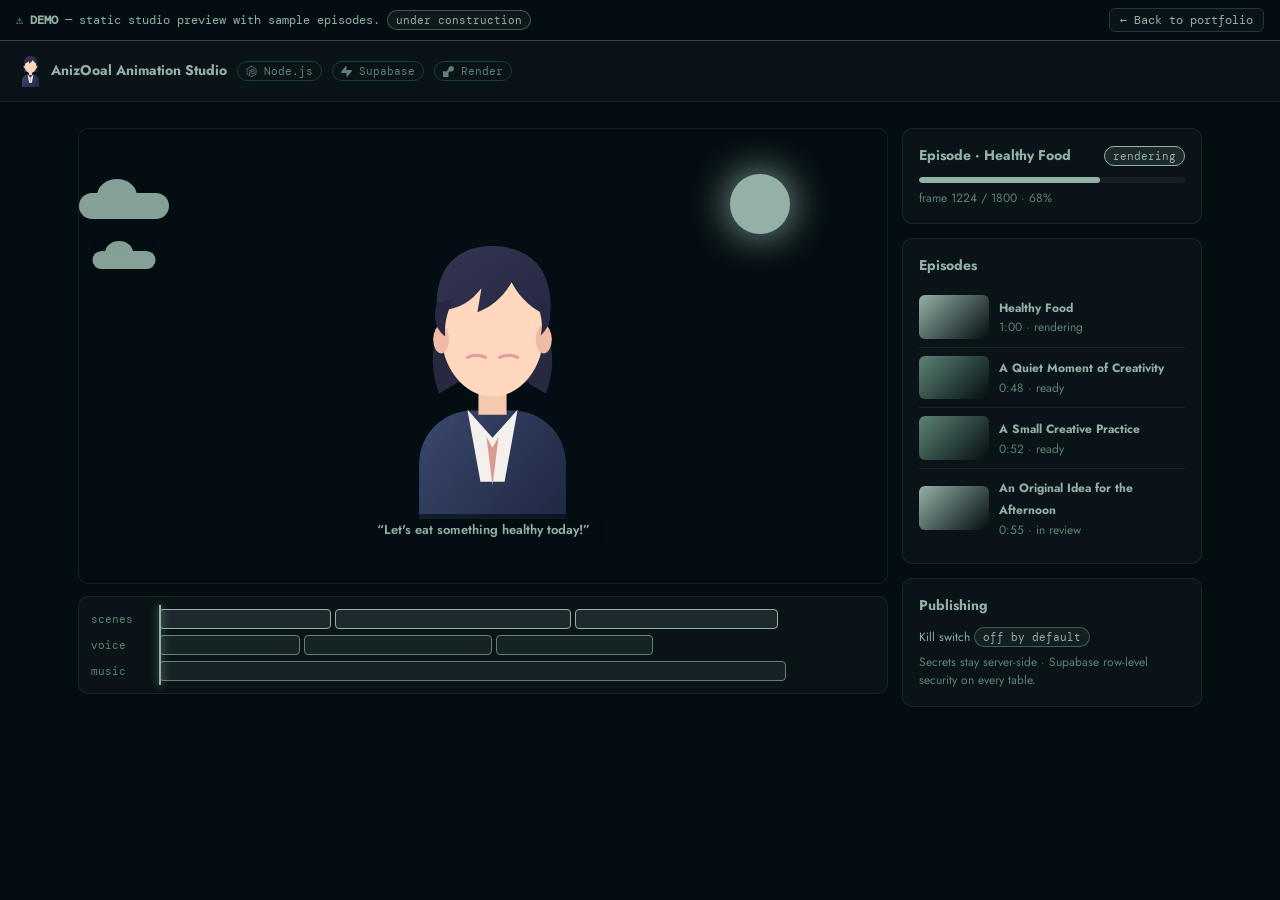
<file: demos/anizooal.html>
<!doctype html>
<html lang="en">
<head>
<meta charset="utf-8" />
<meta name="viewport" content="width=device-width, initial-scale=1" />
<title>AnizOoal Studio — Demo</title>
<link href="https://fonts.googleapis.com/css2?family=Bodoni+Moda:ital,opsz,wght@0,6..96,400..800;1,6..96,400..800&family=Jost:wght@300..700&family=DM+Mono:wght@400;500&display=swap" rel="stylesheet" />
<link rel="icon" href="../assets/favicon.svg" type="image/svg+xml" />
<link rel="stylesheet" href="demo.css?v=20261108j" />
<style>
  
  .top { display: flex; gap: 10px; align-items: center; padding: 14px 20px; border-bottom: 1px solid var(--line); background: var(--surface); flex-wrap: wrap; }
  .wrap { max-width: 1160px; margin: 0 auto; padding: 26px 18px 60px; }
  .studio { display: grid; grid-template-columns: 1fr 300px; gap: 14px; }
  .stage { position: relative; aspect-ratio: 16/9; border-radius: var(--r); overflow: hidden; border: 1px solid var(--line);
    background: linear-gradient(#040D12 0 62%, #040D12 62% 100%); }
  .sun { position: absolute; top: 10%; right: 12%; width: 60px; height: 60px; border-radius: 50%; background: #93B1A6; box-shadow: 0 0 40px #93B1A6; animation: pulse 3s infinite; }
  .cloud { position: absolute; top: 14%; width: 90px; height: 26px; border-radius: 20px; background: #93B1A6; opacity: .9; animation: drift 18s linear infinite; }
  .cloud::before { content: ""; position: absolute; left: 18px; top: -14px; width: 40px; height: 34px; border-radius: 50%; background: #93B1A6; }
  .cloud.c2 { top: 26%; animation-duration: 26s; animation-delay: -10s; transform: scale(.7); }
  @keyframes drift { from { left: -120px; } to { left: 110%; } }
  .char { position: absolute; bottom: 14%; left: 40%; height: 62%; animation: walk 6s ease-in-out infinite alternate; }
  .char img { height: 100%; display: block; animation: bob .5s ease-in-out infinite alternate; transform-origin: bottom; }
  .char .body { width: 70px; height: 70px; border-radius: 50%; background: radial-gradient(circle at 35% 35%, #93B1A6, #93B1A6 45%, #93B1A6); position: relative; animation: bob .5s ease-in-out infinite alternate; }
  .char .body::before, .char .body::after { content: ""; position: absolute; top: 24px; width: 9px; height: 12px; border-radius: 50%; background: #040D12; animation: blink 4s infinite; }
  .char .body::before { left: 20px; } .char .body::after { right: 20px; }
  .char .mouth { position: absolute; left: 50%; top: 44px; width: 18px; height: 9px; transform: translateX(-50%); border-radius: 0 0 18px 18px; background: #040D12; }
  .char .feet { display: flex; justify-content: center; gap: 14px; margin-top: -4px; }
  .char .feet i { width: 16px; height: 10px; border-radius: 8px; background: #93B1A6; animation: step .5s ease-in-out infinite alternate; }
  .char .feet i:last-child { animation-direction: alternate-reverse; }
  @keyframes walk { from { left: 12%; } to { left: 70%; } }
  @keyframes bob { to { transform: translateY(-6px); } }
  @keyframes step { to { transform: translateY(-5px); } }
  @keyframes blink { 0%, 92%, 100% { transform: scaleY(1); } 95% { transform: scaleY(.1); } }
  .caption { position: absolute; left: 50%; bottom: 8%; transform: translateX(-50%); background: rgba(4, 13, 18, .65); color: #93B1A6; padding: 6px 14px; border-radius: 6px; font-weight: 600; white-space: nowrap; font-size: 13px; }
  .timeline { margin-top: 12px; background: var(--surface); border: 1px solid var(--line); border-radius: var(--r); padding: 12px; position: relative; }
  .tracks { display: grid; gap: 6px; }
  .track { display: flex; gap: 4px; align-items: center; font: 11px var(--mono); color: var(--muted); }
  .track b { width: 64px; font-weight: 400; }
  .track span { height: 20px; border-radius: 4px; background: var(--accent-soft); border: 1px solid var(--accent); }
  .track.v span { background: rgba(92, 131, 116, .15); border-color: var(--info); }
  .track.m span { background: rgba(92, 131, 116, .15); border-color: var(--ok); }
  .playhead { position: absolute; top: 8px; bottom: 8px; width: 2px; background: #93B1A6; box-shadow: 0 0 8px #93B1A6; left: 80px; animation: ph 8s linear infinite; }
  @keyframes ph { from { left: 80px; } to { left: calc(100% - 14px); } }
  .ep { display: grid; grid-template-columns: 70px 1fr; gap: 10px; align-items: center; padding: 8px 0; border-bottom: 1px solid var(--line); }
  .ep:last-child { border: 0; }
  .ep .th { aspect-ratio: 16/10; border-radius: 6px; background: linear-gradient(135deg, var(--a), #040D12); }
  @media (max-width: 900px) { .studio { grid-template-columns: 1fr; } }
</style>
</head>
<body>
<div class="demo-bar">
  <span>⚠ <b>DEMO</b> — static studio preview with sample episodes. <span class="pill warn">under construction</span></span>
  <a href="../index.html#projects" data-back>← Back to portfolio</a>
</div>
<div class="top"><img class="brand-logo tall" src="../assets/logos/anizooal.svg" alt=""><b>AnizOoal Animation Studio</b><span class="pill"><svg class="si" viewBox="0 0 24 24" aria-hidden="true" focusable="false"><title>Node.js</title><path d="M11.998,24c-0.321,0-0.641-0.084-0.922-0.247l-2.936-1.737c-0.438-0.245-0.224-0.332-0.08-0.383 c0.585-0.203,0.703-0.25,1.328-0.604c0.065-0.037,0.151-0.023,0.218,0.017l2.256,1.339c0.082,0.045,0.197,0.045,0.272,0l8.795-5.076 c0.082-0.047,0.134-0.141,0.134-0.238V6.921c0-0.099-0.053-0.192-0.137-0.242l-8.791-5.072c-0.081-0.047-0.189-0.047-0.271,0 L3.075,6.68C2.99,6.729,2.936,6.825,2.936,6.921v10.15c0,0.097,0.054,0.189,0.139,0.235l2.409,1.392 c1.307,0.654,2.108-0.116,2.108-0.89V7.787c0-0.142,0.114-0.253,0.256-0.253h1.115c0.139,0,0.255,0.112,0.255,0.253v10.021 c0,1.745-0.95,2.745-2.604,2.745c-0.508,0-0.909,0-2.026-0.551L2.28,18.675c-0.57-0.329-0.922-0.945-0.922-1.604V6.921 c0-0.659,0.353-1.275,0.922-1.603l8.795-5.082c0.557-0.315,1.296-0.315,1.848,0l8.794,5.082c0.57,0.329,0.924,0.944,0.924,1.603 v10.15c0,0.659-0.354,1.273-0.924,1.604l-8.794,5.078C12.643,23.916,12.324,24,11.998,24z M19.099,13.993 c0-1.9-1.284-2.406-3.987-2.763c-2.731-0.361-3.009-0.548-3.009-1.187c0-0.528,0.235-1.233,2.258-1.233 c1.807,0,2.473,0.389,2.747,1.607c0.024,0.115,0.129,0.199,0.247,0.199h1.141c0.071,0,0.138-0.031,0.186-0.081 c0.048-0.054,0.074-0.123,0.067-0.196c-0.177-2.098-1.571-3.076-4.388-3.076c-2.508,0-4.004,1.058-4.004,2.833 c0,1.925,1.488,2.457,3.895,2.695c2.88,0.282,3.103,0.703,3.103,1.269c0,0.983-0.789,1.402-2.642,1.402 c-2.327,0-2.839-0.584-3.011-1.742c-0.02-0.124-0.126-0.215-0.253-0.215h-1.137c-0.141,0-0.254,0.112-0.254,0.253 c0,1.482,0.806,3.248,4.655,3.248C17.501,17.007,19.099,15.91,19.099,13.993z"/></svg>Node.js</span><span class="pill"><svg class="si" viewBox="0 0 24 24" aria-hidden="true" focusable="false"><title>Supabase</title><path d="M11.9 1.036c-.015-.986-1.26-1.41-1.874-.637L.764 12.05C-.33 13.427.65 15.455 2.409 15.455h9.579l.113 7.51c.014.985 1.259 1.408 1.873.636l9.262-11.653c1.093-1.375.113-3.403-1.645-3.403h-9.642z"/></svg>Supabase</span><span class="pill"><svg class="si" viewBox="0 0 24 24" aria-hidden="true" focusable="false"><title>Render</title><path d="M18.263.007c-3.121-.147-5.744 2.109-6.192 5.082-.018.138-.045.272-.067.405-.696 3.703-3.936 6.507-7.827 6.507-1.388 0-2.691-.356-3.825-.979a.2024.2024 0 0 0-.302.178V24H12v-8.999c0-1.656 1.338-3 2.987-3h2.988c3.382 0 6.103-2.817 5.97-6.244-.12-3.084-2.61-5.603-5.682-5.75"/></svg>Render</span></div>

<div class="wrap">
  <div class="studio">
    <div>
      <div class="stage">
        <div class="sun"></div><div class="cloud"></div><div class="cloud c2"></div>
        <div class="char"><img src="../assets/logos/anizooal.svg" alt="AnizOoal character"></div>
        <div class="caption">“Let's eat something healthy today!”</div>
      </div>
      <div class="timeline">
        <div class="playhead"></div>
        <div class="tracks">
          <div class="track"><b>scenes</b><span style="width:22%"></span><span style="width:30%"></span><span style="width:26%"></span></div>
          <div class="track v"><b>voice</b><span style="width:18%"></span><span style="width:24%"></span><span style="width:20%"></span></div>
          <div class="track m"><b>music</b><span style="width:80%"></span></div>
        </div>
      </div>
    </div>
    <div class="grid" style="align-content:start">
      <div class="card"><h3>Episode · Healthy Food <span class="pill acc">rendering</span></h3>
        <div class="bar"><i style="width:68%"></i></div><p class="small muted" style="margin-top:6px">frame 1224 / 1800 · 68%</p></div>
      <div class="card"><h3>Episodes</h3>
        <div class="ep"><div class="th" style="--a:#93B1A6"></div><div><b class="small">Healthy Food</b><div class="small muted">1:00 · rendering</div></div></div>
        <div class="ep"><div class="th" style="--a:#5C8374"></div><div><b class="small">A Quiet Moment of Creativity</b><div class="small muted">0:48 · ready</div></div></div>
        <div class="ep"><div class="th" style="--a:#5C8374"></div><div><b class="small">A Small Creative Practice</b><div class="small muted">0:52 · ready</div></div></div>
        <div class="ep"><div class="th" style="--a:#93B1A6"></div><div><b class="small">An Original Idea for the Afternoon</b><div class="small muted">0:55 · in review</div></div></div></div>
      <div class="card"><h3>Publishing</h3>
        <p class="small">Kill switch <span class="pill bad">off by default</span></p>
        <p class="small muted" style="margin-top:6px">Secrets stay server-side · Supabase row-level security on every table.</p></div>
    </div>
  </div>
</div>
<script src="back.js"></script>
</body>
</html>
</file>
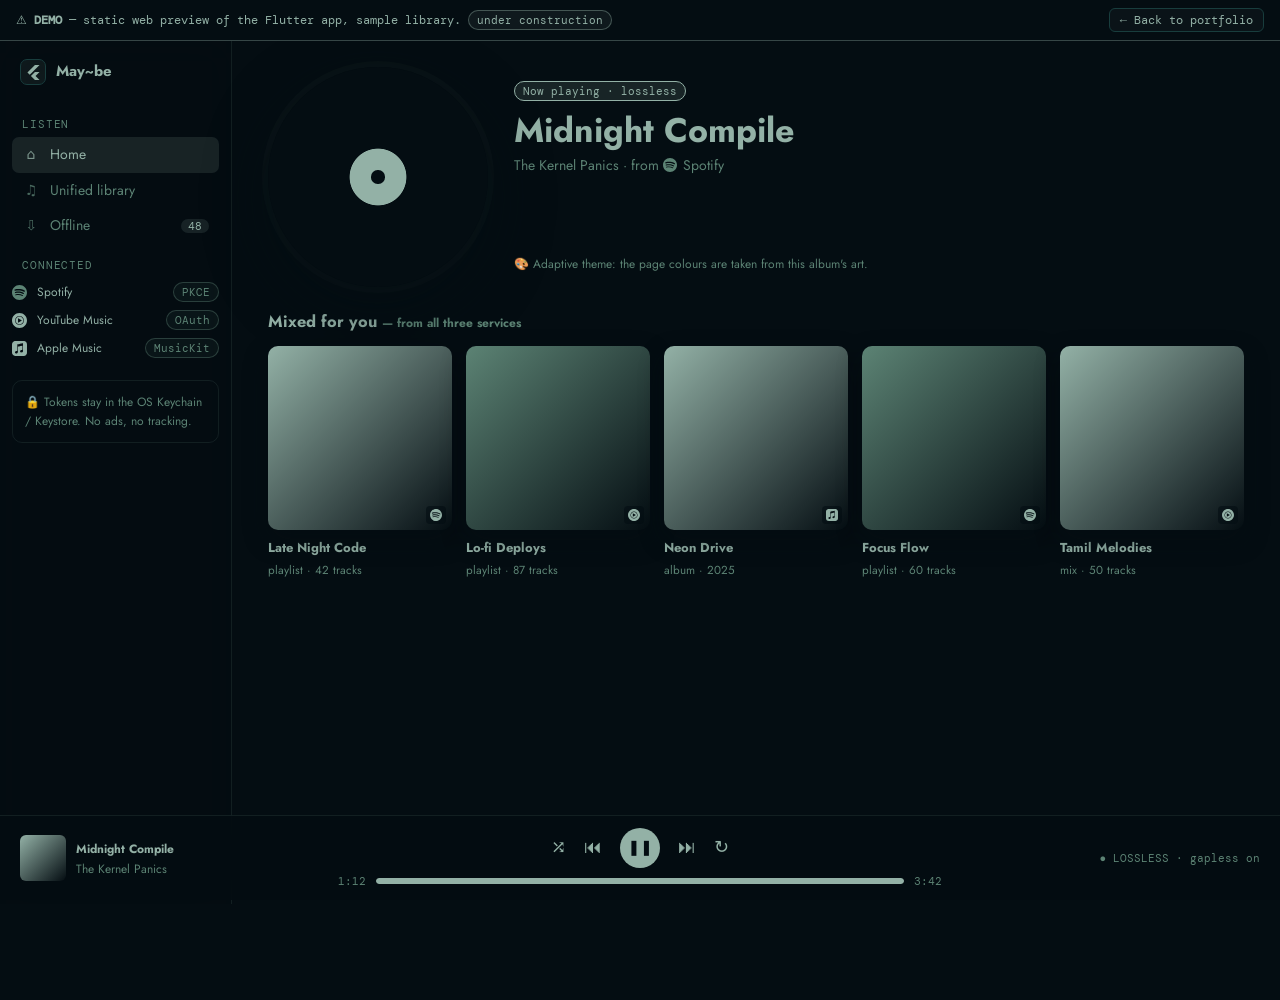
<file: demos/maybe.html>
<!doctype html>
<html lang="en">
<head>
<meta charset="utf-8" />
<meta name="viewport" content="width=device-width, initial-scale=1" />
<title>May~be Music — Demo</title>
<link href="https://fonts.googleapis.com/css2?family=Bodoni+Moda:ital,opsz,wght@0,6..96,400..800;1,6..96,400..800&family=Jost:wght@300..700&family=DM+Mono:wght@400;500&display=swap" rel="stylesheet" />
<link rel="icon" href="../assets/favicon.svg" type="image/svg+xml" />
<link rel="stylesheet" href="demo.css?v=20261108j" />
<style>
  /* Adaptive theme: colours come from the "album art" of the playing track */
  :root { --art1: #93B1A6; --art2: #040D12; }
  body { padding-bottom: 96px; }
  .card { backdrop-filter: blur(18px); border-radius: 14px; }
  .side { background: rgba(4, 13, 18, .75); backdrop-filter: blur(18px); }
  
  .svc { display: flex; align-items: center; gap: 8px; font-size: 12px; padding: 4px 0; }
  .svc i { width: 8px; height: 8px; border-radius: 50%; }
  .hero-np { display: grid; grid-template-columns: 220px 1fr; gap: 26px; align-items: center; margin-bottom: 22px; }
  .vinyl { width: 220px; height: 220px; border-radius: 50%; position: relative; animation: spin 6s linear infinite;
    background: radial-gradient(circle, var(--art1) 0 18%, #040D12 18.5% 20%, transparent 20.5%), repeating-radial-gradient(circle, #040D12 0 2px, #040D12 2px 4px);
    box-shadow: 0 20px 60px rgba(4, 13, 18, .6), 0 0 0 6px rgba(147, 177, 166, .03); }
  .vinyl::after { content: ""; position: absolute; inset: 47%; border-radius: 50%; background: var(--bg); }
  @keyframes spin { to { transform: rotate(360deg); } }
  .np-title { font-size: 34px; font-weight: 700; line-height: 1.1; }
  .np-meta { color: var(--text-2); margin: 6px 0 14px; }
  .viz { display: flex; gap: 3px; align-items: flex-end; height: 50px; margin: 10px 0 14px; }
  .viz i { flex: 1; max-width: 8px; border-radius: 3px; background: linear-gradient(to top, var(--art2), var(--art1)); animation: eq .8s ease-in-out infinite alternate; transform-origin: bottom; }
  @keyframes eq { from { transform: scaleY(.2); } to { transform: scaleY(1); } }
  .covers { display: grid; grid-template-columns: repeat(5, minmax(0, 1fr)); gap: 14px; }
  .cover { transition: .25s; }
  .cover:hover { transform: translateY(-4px); }
  .cover .art { aspect-ratio: 1; border-radius: 10px; background: linear-gradient(135deg, var(--c1), var(--c2)); position: relative; box-shadow: 0 10px 24px rgba(4, 13, 18, .45); }
  .cover .art span { position: absolute; right: 6px; bottom: 6px; font: 600 9px var(--mono); padding: 1px 6px; border-radius: 4px; background: rgba(4, 13, 18, .6); }
  .cover b { display: block; font-size: 13px; margin-top: 8px; } .cover small { color: var(--muted); }
  .src-sp { color: #5C8374; } .src-yt { color: #93B1A6; } .src-am { color: #93B1A6; }
  .track { display: grid; grid-template-columns: 26px 44px 1fr auto auto; gap: 12px; align-items: center; padding: 8px 6px; border-radius: 8px; }
  .track:hover { background: var(--surface-2); }
  .track .a { width: 44px; height: 44px; border-radius: 6px; background: linear-gradient(135deg, var(--c1), var(--c2)); }
  .track.playing { background: var(--accent-soft); }
  .track.playing .num { color: var(--accent); }
  .player { position: fixed; left: 0; right: 0; bottom: 0; z-index: 20; display: grid; grid-template-columns: 1fr 2fr 1fr; gap: 16px; align-items: center;
    padding: 12px 20px; background: rgba(4, 13, 18, .88); backdrop-filter: blur(20px); border-top: 1px solid var(--line); }
  .player .mini { display: flex; gap: 10px; align-items: center; }
  .player .mini .a { width: 46px; height: 46px; border-radius: 6px; background: linear-gradient(135deg, var(--art1), var(--art2)); }
  .ctrl { display: flex; justify-content: center; gap: 18px; font-size: 18px; align-items: center; }
  .ctrl .play { width: 40px; height: 40px; border-radius: 50%; background: #93B1A6; color: #040D12; display: grid; place-items: center; font-size: 15px; }
  .prog { display: flex; gap: 10px; align-items: center; font: 11px var(--mono); color: var(--muted); margin-top: 6px; }
  .prog .bar { flex: 1; } .prog .bar i { background: var(--accent); animation: playing 30s linear infinite; }
  @keyframes playing { from { width: 20%; } to { width: 100%; } }
  .q { text-align: right; font: 11px var(--mono); color: var(--ok); }
  @media (max-width: 860px) { .hero-np { grid-template-columns: 1fr; justify-items: center; text-align: center; } .vinyl { width: 170px; height: 170px; }
    .covers { grid-template-columns: repeat(3, 1fr); } .player { grid-template-columns: 1fr auto; } .player .q, .prog { display: none; } .menu-btn { bottom: 90px; }
    .track { grid-template-columns: 22px 40px 1fr auto; } .track > :last-child { display: none; } }
</style>
</head>
<body>
<div class="demo-bar">
  <span>⚠ <b>DEMO</b> — static web preview of the Flutter app, sample library. <span class="pill warn">under construction</span></span>
  <a href="../index.html#projects" data-back>← Back to portfolio</a>
</div>
<input type="checkbox" id="menu" class="menu-toggle" />
<label for="menu" class="menu-btn">☰</label>

<div class="shell">
  <aside class="side">
    <div class="brand"><span class="brand-mark si-mark"><svg class="si" viewBox="0 0 24 24" aria-hidden="true" focusable="false"><title>Flutter</title><path d="M14.314 0L2.3 12 6 15.7 21.684.013h-7.357zm.014 11.072L7.857 17.53l6.47 6.47H21.7l-6.46-6.468 6.46-6.46h-7.37z"/></svg></span>May~be</div>
    <div class="nav-label">Listen</div>
    <a href="#p1" class="default-link"><span class="ic">⌂</span>Home</a>
    <a href="#p2"><span class="ic">♫</span>Unified library</a>
    <a href="#p3"><span class="ic">⇩</span>Offline <span class="count">48</span></a>
    <div class="nav-label">Connected</div>
    <div class="svc"><svg class="si sp" viewBox="0 0 24 24" aria-hidden="true" focusable="false"><title>Spotify</title><path d="M12 0C5.4 0 0 5.4 0 12s5.4 12 12 12 12-5.4 12-12S18.66 0 12 0zm5.521 17.34c-.24.359-.66.48-1.021.24-2.82-1.74-6.36-2.101-10.561-1.141-.418.122-.779-.179-.899-.539-.12-.421.18-.78.54-.9 4.56-1.021 8.52-.6 11.64 1.32.42.18.479.659.301 1.02zm1.44-3.3c-.301.42-.841.6-1.262.3-3.239-1.98-8.159-2.58-11.939-1.38-.479.12-1.02-.12-1.14-.6-.12-.48.12-1.021.6-1.141C9.6 9.9 15 10.561 18.72 12.84c.361.181.54.78.241 1.2zm.12-3.36C15.24 8.4 8.82 8.16 5.16 9.301c-.6.179-1.2-.181-1.38-.721-.18-.601.18-1.2.72-1.381 4.26-1.26 11.28-1.02 15.721 1.621.539.3.719 1.02.419 1.56-.299.421-1.02.599-1.559.3z"/></svg>Spotify <span class="pill ok" style="margin-left:auto">PKCE</span></div>
    <div class="svc"><svg class="si yt" viewBox="0 0 24 24" aria-hidden="true" focusable="false"><title>YouTube Music</title><path d="M12 0C5.376 0 0 5.376 0 12s5.376 12 12 12 12-5.376 12-12S18.624 0 12 0zm0 19.104c-3.924 0-7.104-3.18-7.104-7.104S8.076 4.896 12 4.896s7.104 3.18 7.104 7.104-3.18 7.104-7.104 7.104zm0-13.332c-3.432 0-6.228 2.796-6.228 6.228S8.568 18.228 12 18.228s6.228-2.796 6.228-6.228S15.432 5.772 12 5.772zM9.684 15.54V8.46L15.816 12l-6.132 3.54z"/></svg>YouTube Music <span class="pill ok" style="margin-left:auto">OAuth</span></div>
    <div class="svc"><svg class="si am" viewBox="0 0 24 24" aria-hidden="true" focusable="false"><title>Apple Music</title><path d="M23.994 6.124a9.23 9.23 0 00-.24-2.19c-.317-1.31-1.062-2.31-2.18-3.043a5.022 5.022 0 00-1.877-.726 10.496 10.496 0 00-1.564-.15c-.04-.003-.083-.01-.124-.013H5.986c-.152.01-.303.017-.455.026-.747.043-1.49.123-2.193.4-1.336.53-2.3 1.452-2.865 2.78-.192.448-.292.925-.363 1.408-.056.392-.088.785-.1 1.18 0 .032-.007.062-.01.093v12.223c.01.14.017.283.027.424.05.815.154 1.624.497 2.373.65 1.42 1.738 2.353 3.234 2.801.42.127.856.187 1.293.228.555.053 1.11.06 1.667.06h11.03a12.5 12.5 0 001.57-.1c.822-.106 1.596-.35 2.295-.81a5.046 5.046 0 001.88-2.207c.186-.42.293-.87.37-1.324.113-.675.138-1.358.137-2.04-.002-3.8 0-7.595-.003-11.393zm-6.423 3.99v5.712c0 .417-.058.827-.244 1.206-.29.59-.76.962-1.388 1.14-.35.1-.706.157-1.07.173-.95.045-1.773-.6-1.943-1.536a1.88 1.88 0 011.038-2.022c.323-.16.67-.25 1.018-.324.378-.082.758-.153 1.134-.24.274-.063.457-.23.51-.516a.904.904 0 00.02-.193c0-1.815 0-3.63-.002-5.443a.725.725 0 00-.026-.185c-.04-.15-.15-.243-.304-.234-.16.01-.318.035-.475.066-.76.15-1.52.303-2.28.456l-2.325.47-1.374.278c-.016.003-.032.01-.048.013-.277.077-.377.203-.39.49-.002.042 0 .086 0 .13-.002 2.602 0 5.204-.003 7.805 0 .42-.047.836-.215 1.227-.278.64-.77 1.04-1.434 1.233-.35.1-.71.16-1.075.172-.96.036-1.755-.6-1.92-1.544-.14-.812.23-1.685 1.154-2.075.357-.15.73-.232 1.108-.31.287-.06.575-.116.86-.177.383-.083.583-.323.6-.714v-.15c0-2.96 0-5.922.002-8.882 0-.123.013-.25.042-.37.07-.285.273-.448.546-.518.255-.066.515-.112.774-.165.733-.15 1.466-.296 2.2-.444l2.27-.46c.67-.134 1.34-.27 2.01-.403.22-.043.442-.088.663-.106.31-.025.523.17.554.482.008.073.012.148.012.223.002 1.91.002 3.822 0 5.732z"/></svg>Apple Music <span class="pill ok" style="margin-left:auto">MusicKit</span></div>
    <div class="status small">🔒 Tokens stay in the OS Keychain / Keystore. No ads, no tracking.</div>
  </aside>

  <main class="main pages">
    <!-- HOME / NOW PLAYING -->
    <section class="page default" id="p1">
      <div class="hero-np">
        <div class="vinyl"></div>
        <div>
          <span class="pill acc">Now playing · lossless</span>
          <div class="np-title" style="margin-top:10px">Midnight Compile</div>
          <div class="np-meta">The Kernel Panics · from <svg class="si" viewBox="0 0 24 24" aria-hidden="true" focusable="false"><title>Spotify</title><path d="M12 0C5.4 0 0 5.4 0 12s5.4 12 12 12 12-5.4 12-12S18.66 0 12 0zm5.521 17.34c-.24.359-.66.48-1.021.24-2.82-1.74-6.36-2.101-10.561-1.141-.418.122-.779-.179-.899-.539-.12-.421.18-.78.54-.9 4.56-1.021 8.52-.6 11.64 1.32.42.18.479.659.301 1.02zm1.44-3.3c-.301.42-.841.6-1.262.3-3.239-1.98-8.159-2.58-11.939-1.38-.479.12-1.02-.12-1.14-.6-.12-.48.12-1.021.6-1.141C9.6 9.9 15 10.561 18.72 12.84c.361.181.54.78.241 1.2zm.12-3.36C15.24 8.4 8.82 8.16 5.16 9.301c-.6.179-1.2-.181-1.38-.721-.18-.601.18-1.2.72-1.381 4.26-1.26 11.28-1.02 15.721 1.621.539.3.719 1.02.419 1.56-.299.421-1.02.599-1.559.3z"/></svg>Spotify</div>
          <div class="viz">
            <i style="animation-delay:-.1s"></i><i style="animation-delay:-.5s"></i><i style="animation-delay:-.3s"></i><i style="animation-delay:-.7s"></i><i style="animation-delay:-.2s"></i><i style="animation-delay:-.6s"></i>
            <i style="animation-delay:-.4s"></i><i style="animation-delay:-.8s"></i><i style="animation-delay:-.1s"></i><i style="animation-delay:-.5s"></i><i style="animation-delay:-.3s"></i><i style="animation-delay:-.7s"></i>
            <i style="animation-delay:-.2s"></i><i style="animation-delay:-.6s"></i><i style="animation-delay:-.4s"></i><i style="animation-delay:-.9s"></i><i style="animation-delay:-.1s"></i><i style="animation-delay:-.5s"></i></div>
          <p class="small muted">🎨 Adaptive theme: the page colours are taken from this album's art.</p>
        </div>
      </div>
      <h3 style="margin-bottom:12px">Mixed for you <span class="muted small">— from all three services</span></h3>
      <div class="covers">
        <div class="cover"><div class="art" style="--c1:#93B1A6;--c2:#040D12"><span class="src"><svg class="si" viewBox="0 0 24 24" aria-hidden="true" focusable="false"><title>Spotify</title><path d="M12 0C5.4 0 0 5.4 0 12s5.4 12 12 12 12-5.4 12-12S18.66 0 12 0zm5.521 17.34c-.24.359-.66.48-1.021.24-2.82-1.74-6.36-2.101-10.561-1.141-.418.122-.779-.179-.899-.539-.12-.421.18-.78.54-.9 4.56-1.021 8.52-.6 11.64 1.32.42.18.479.659.301 1.02zm1.44-3.3c-.301.42-.841.6-1.262.3-3.239-1.98-8.159-2.58-11.939-1.38-.479.12-1.02-.12-1.14-.6-.12-.48.12-1.021.6-1.141C9.6 9.9 15 10.561 18.72 12.84c.361.181.54.78.241 1.2zm.12-3.36C15.24 8.4 8.82 8.16 5.16 9.301c-.6.179-1.2-.181-1.38-.721-.18-.601.18-1.2.72-1.381 4.26-1.26 11.28-1.02 15.721 1.621.539.3.719 1.02.419 1.56-.299.421-1.02.599-1.559.3z"/></svg></span></div><b>Late Night Code</b><small>playlist · 42 tracks</small></div>
        <div class="cover"><div class="art" style="--c1:#5C8374;--c2:#040D12"><span class="src"><svg class="si" viewBox="0 0 24 24" aria-hidden="true" focusable="false"><title>YouTube Music</title><path d="M12 0C5.376 0 0 5.376 0 12s5.376 12 12 12 12-5.376 12-12S18.624 0 12 0zm0 19.104c-3.924 0-7.104-3.18-7.104-7.104S8.076 4.896 12 4.896s7.104 3.18 7.104 7.104-3.18 7.104-7.104 7.104zm0-13.332c-3.432 0-6.228 2.796-6.228 6.228S8.568 18.228 12 18.228s6.228-2.796 6.228-6.228S15.432 5.772 12 5.772zM9.684 15.54V8.46L15.816 12l-6.132 3.54z"/></svg></span></div><b>Lo-fi Deploys</b><small>playlist · 87 tracks</small></div>
        <div class="cover"><div class="art" style="--c1:#93B1A6;--c2:#040D12"><span class="src"><svg class="si" viewBox="0 0 24 24" aria-hidden="true" focusable="false"><title>Apple Music</title><path d="M23.994 6.124a9.23 9.23 0 00-.24-2.19c-.317-1.31-1.062-2.31-2.18-3.043a5.022 5.022 0 00-1.877-.726 10.496 10.496 0 00-1.564-.15c-.04-.003-.083-.01-.124-.013H5.986c-.152.01-.303.017-.455.026-.747.043-1.49.123-2.193.4-1.336.53-2.3 1.452-2.865 2.78-.192.448-.292.925-.363 1.408-.056.392-.088.785-.1 1.18 0 .032-.007.062-.01.093v12.223c.01.14.017.283.027.424.05.815.154 1.624.497 2.373.65 1.42 1.738 2.353 3.234 2.801.42.127.856.187 1.293.228.555.053 1.11.06 1.667.06h11.03a12.5 12.5 0 001.57-.1c.822-.106 1.596-.35 2.295-.81a5.046 5.046 0 001.88-2.207c.186-.42.293-.87.37-1.324.113-.675.138-1.358.137-2.04-.002-3.8 0-7.595-.003-11.393zm-6.423 3.99v5.712c0 .417-.058.827-.244 1.206-.29.59-.76.962-1.388 1.14-.35.1-.706.157-1.07.173-.95.045-1.773-.6-1.943-1.536a1.88 1.88 0 011.038-2.022c.323-.16.67-.25 1.018-.324.378-.082.758-.153 1.134-.24.274-.063.457-.23.51-.516a.904.904 0 00.02-.193c0-1.815 0-3.63-.002-5.443a.725.725 0 00-.026-.185c-.04-.15-.15-.243-.304-.234-.16.01-.318.035-.475.066-.76.15-1.52.303-2.28.456l-2.325.47-1.374.278c-.016.003-.032.01-.048.013-.277.077-.377.203-.39.49-.002.042 0 .086 0 .13-.002 2.602 0 5.204-.003 7.805 0 .42-.047.836-.215 1.227-.278.64-.77 1.04-1.434 1.233-.35.1-.71.16-1.075.172-.96.036-1.755-.6-1.92-1.544-.14-.812.23-1.685 1.154-2.075.357-.15.73-.232 1.108-.31.287-.06.575-.116.86-.177.383-.083.583-.323.6-.714v-.15c0-2.96 0-5.922.002-8.882 0-.123.013-.25.042-.37.07-.285.273-.448.546-.518.255-.066.515-.112.774-.165.733-.15 1.466-.296 2.2-.444l2.27-.46c.67-.134 1.34-.27 2.01-.403.22-.043.442-.088.663-.106.31-.025.523.17.554.482.008.073.012.148.012.223.002 1.91.002 3.822 0 5.732z"/></svg></span></div><b>Neon Drive</b><small>album · 2025</small></div>
        <div class="cover"><div class="art" style="--c1:#5C8374;--c2:#040D12"><span class="src"><svg class="si" viewBox="0 0 24 24" aria-hidden="true" focusable="false"><title>Spotify</title><path d="M12 0C5.4 0 0 5.4 0 12s5.4 12 12 12 12-5.4 12-12S18.66 0 12 0zm5.521 17.34c-.24.359-.66.48-1.021.24-2.82-1.74-6.36-2.101-10.561-1.141-.418.122-.779-.179-.899-.539-.12-.421.18-.78.54-.9 4.56-1.021 8.52-.6 11.64 1.32.42.18.479.659.301 1.02zm1.44-3.3c-.301.42-.841.6-1.262.3-3.239-1.98-8.159-2.58-11.939-1.38-.479.12-1.02-.12-1.14-.6-.12-.48.12-1.021.6-1.141C9.6 9.9 15 10.561 18.72 12.84c.361.181.54.78.241 1.2zm.12-3.36C15.24 8.4 8.82 8.16 5.16 9.301c-.6.179-1.2-.181-1.38-.721-.18-.601.18-1.2.72-1.381 4.26-1.26 11.28-1.02 15.721 1.621.539.3.719 1.02.419 1.56-.299.421-1.02.599-1.559.3z"/></svg></span></div><b>Focus Flow</b><small>playlist · 60 tracks</small></div>
        <div class="cover"><div class="art" style="--c1:#93B1A6;--c2:#040D12"><span class="src"><svg class="si" viewBox="0 0 24 24" aria-hidden="true" focusable="false"><title>YouTube Music</title><path d="M12 0C5.376 0 0 5.376 0 12s5.376 12 12 12 12-5.376 12-12S18.624 0 12 0zm0 19.104c-3.924 0-7.104-3.18-7.104-7.104S8.076 4.896 12 4.896s7.104 3.18 7.104 7.104-3.18 7.104-7.104 7.104zm0-13.332c-3.432 0-6.228 2.796-6.228 6.228S8.568 18.228 12 18.228s6.228-2.796 6.228-6.228S15.432 5.772 12 5.772zM9.684 15.54V8.46L15.816 12l-6.132 3.54z"/></svg></span></div><b>Tamil Melodies</b><small>mix · 50 tracks</small></div>
      </div>
    </section>

    <!-- LIBRARY -->
    <section class="page" id="p2">
      <div class="head"><div><h1>Unified library</h1><p>1,284 tracks from 3 services, one list.</p></div><div class="row"><span class="pill"><svg class="si" viewBox="0 0 24 24" aria-hidden="true" focusable="false"><title>Spotify</title><path d="M12 0C5.4 0 0 5.4 0 12s5.4 12 12 12 12-5.4 12-12S18.66 0 12 0zm5.521 17.34c-.24.359-.66.48-1.021.24-2.82-1.74-6.36-2.101-10.561-1.141-.418.122-.779-.179-.899-.539-.12-.421.18-.78.54-.9 4.56-1.021 8.52-.6 11.64 1.32.42.18.479.659.301 1.02zm1.44-3.3c-.301.42-.841.6-1.262.3-3.239-1.98-8.159-2.58-11.939-1.38-.479.12-1.02-.12-1.14-.6-.12-.48.12-1.021.6-1.141C9.6 9.9 15 10.561 18.72 12.84c.361.181.54.78.241 1.2zm.12-3.36C15.24 8.4 8.82 8.16 5.16 9.301c-.6.179-1.2-.181-1.38-.721-.18-.601.18-1.2.72-1.381 4.26-1.26 11.28-1.02 15.721 1.621.539.3.719 1.02.419 1.56-.299.421-1.02.599-1.559.3z"/></svg>Spotify 612</span><span class="pill"><svg class="si" viewBox="0 0 24 24" aria-hidden="true" focusable="false"><title>YouTube Music</title><path d="M12 0C5.376 0 0 5.376 0 12s5.376 12 12 12 12-5.376 12-12S18.624 0 12 0zm0 19.104c-3.924 0-7.104-3.18-7.104-7.104S8.076 4.896 12 4.896s7.104 3.18 7.104 7.104-3.18 7.104-7.104 7.104zm0-13.332c-3.432 0-6.228 2.796-6.228 6.228S8.568 18.228 12 18.228s6.228-2.796 6.228-6.228S15.432 5.772 12 5.772zM9.684 15.54V8.46L15.816 12l-6.132 3.54z"/></svg>YT Music 498</span><span class="pill"><svg class="si" viewBox="0 0 24 24" aria-hidden="true" focusable="false"><title>Apple Music</title><path d="M23.994 6.124a9.23 9.23 0 00-.24-2.19c-.317-1.31-1.062-2.31-2.18-3.043a5.022 5.022 0 00-1.877-.726 10.496 10.496 0 00-1.564-.15c-.04-.003-.083-.01-.124-.013H5.986c-.152.01-.303.017-.455.026-.747.043-1.49.123-2.193.4-1.336.53-2.3 1.452-2.865 2.78-.192.448-.292.925-.363 1.408-.056.392-.088.785-.1 1.18 0 .032-.007.062-.01.093v12.223c.01.14.017.283.027.424.05.815.154 1.624.497 2.373.65 1.42 1.738 2.353 3.234 2.801.42.127.856.187 1.293.228.555.053 1.11.06 1.667.06h11.03a12.5 12.5 0 001.57-.1c.822-.106 1.596-.35 2.295-.81a5.046 5.046 0 001.88-2.207c.186-.42.293-.87.37-1.324.113-.675.138-1.358.137-2.04-.002-3.8 0-7.595-.003-11.393zm-6.423 3.99v5.712c0 .417-.058.827-.244 1.206-.29.59-.76.962-1.388 1.14-.35.1-.706.157-1.07.173-.95.045-1.773-.6-1.943-1.536a1.88 1.88 0 011.038-2.022c.323-.16.67-.25 1.018-.324.378-.082.758-.153 1.134-.24.274-.063.457-.23.51-.516a.904.904 0 00.02-.193c0-1.815 0-3.63-.002-5.443a.725.725 0 00-.026-.185c-.04-.15-.15-.243-.304-.234-.16.01-.318.035-.475.066-.76.15-1.52.303-2.28.456l-2.325.47-1.374.278c-.016.003-.032.01-.048.013-.277.077-.377.203-.39.49-.002.042 0 .086 0 .13-.002 2.602 0 5.204-.003 7.805 0 .42-.047.836-.215 1.227-.278.64-.77 1.04-1.434 1.233-.35.1-.71.16-1.075.172-.96.036-1.755-.6-1.92-1.544-.14-.812.23-1.685 1.154-2.075.357-.15.73-.232 1.108-.31.287-.06.575-.116.86-.177.383-.083.583-.323.6-.714v-.15c0-2.96 0-5.922.002-8.882 0-.123.013-.25.042-.37.07-.285.273-.448.546-.518.255-.066.515-.112.774-.165.733-.15 1.466-.296 2.2-.444l2.27-.46c.67-.134 1.34-.27 2.01-.403.22-.043.442-.088.663-.106.31-.025.523.17.554.482.008.073.012.148.012.223.002 1.91.002 3.822 0 5.732z"/></svg>Apple 174</span></div></div>
      <div class="card">
        <div class="track playing"><span class="num mono">▶</span><div class="a" style="--c1:#93B1A6;--c2:#040D12"></div><div><b>Midnight Compile</b><div class="small muted">The Kernel Panics</div></div><span class="pill"><svg class="si" viewBox="0 0 24 24" aria-hidden="true" focusable="false"><title>Spotify</title><path d="M12 0C5.4 0 0 5.4 0 12s5.4 12 12 12 12-5.4 12-12S18.66 0 12 0zm5.521 17.34c-.24.359-.66.48-1.021.24-2.82-1.74-6.36-2.101-10.561-1.141-.418.122-.779-.179-.899-.539-.12-.421.18-.78.54-.9 4.56-1.021 8.52-.6 11.64 1.32.42.18.479.659.301 1.02zm1.44-3.3c-.301.42-.841.6-1.262.3-3.239-1.98-8.159-2.58-11.939-1.38-.479.12-1.02-.12-1.14-.6-.12-.48.12-1.021.6-1.141C9.6 9.9 15 10.561 18.72 12.84c.361.181.54.78.241 1.2zm.12-3.36C15.24 8.4 8.82 8.16 5.16 9.301c-.6.179-1.2-.181-1.38-.721-.18-.601.18-1.2.72-1.381 4.26-1.26 11.28-1.02 15.721 1.621.539.3.719 1.02.419 1.56-.299.421-1.02.599-1.559.3z"/></svg>Spotify</span><span class="mono small muted">3:42</span></div>
        <div class="track"><span class="num mono muted">2</span><div class="a" style="--c1:#5C8374;--c2:#040D12"></div><div><b>Rain on the Server Room</b><div class="small muted">Byte Theory</div></div><span class="pill"><svg class="si" viewBox="0 0 24 24" aria-hidden="true" focusable="false"><title>YouTube Music</title><path d="M12 0C5.376 0 0 5.376 0 12s5.376 12 12 12 12-5.376 12-12S18.624 0 12 0zm0 19.104c-3.924 0-7.104-3.18-7.104-7.104S8.076 4.896 12 4.896s7.104 3.18 7.104 7.104-3.18 7.104-7.104 7.104zm0-13.332c-3.432 0-6.228 2.796-6.228 6.228S8.568 18.228 12 18.228s6.228-2.796 6.228-6.228S15.432 5.772 12 5.772zM9.684 15.54V8.46L15.816 12l-6.132 3.54z"/></svg>YT Music</span><span class="mono small muted">4:05</span></div>
        <div class="track"><span class="num mono muted">3</span><div class="a" style="--c1:#93B1A6;--c2:#040D12"></div><div><b>Neon Drive</b><div class="small muted">Synth Harbor</div></div><span class="pill"><svg class="si" viewBox="0 0 24 24" aria-hidden="true" focusable="false"><title>Apple Music</title><path d="M23.994 6.124a9.23 9.23 0 00-.24-2.19c-.317-1.31-1.062-2.31-2.18-3.043a5.022 5.022 0 00-1.877-.726 10.496 10.496 0 00-1.564-.15c-.04-.003-.083-.01-.124-.013H5.986c-.152.01-.303.017-.455.026-.747.043-1.49.123-2.193.4-1.336.53-2.3 1.452-2.865 2.78-.192.448-.292.925-.363 1.408-.056.392-.088.785-.1 1.18 0 .032-.007.062-.01.093v12.223c.01.14.017.283.027.424.05.815.154 1.624.497 2.373.65 1.42 1.738 2.353 3.234 2.801.42.127.856.187 1.293.228.555.053 1.11.06 1.667.06h11.03a12.5 12.5 0 001.57-.1c.822-.106 1.596-.35 2.295-.81a5.046 5.046 0 001.88-2.207c.186-.42.293-.87.37-1.324.113-.675.138-1.358.137-2.04-.002-3.8 0-7.595-.003-11.393zm-6.423 3.99v5.712c0 .417-.058.827-.244 1.206-.29.59-.76.962-1.388 1.14-.35.1-.706.157-1.07.173-.95.045-1.773-.6-1.943-1.536a1.88 1.88 0 011.038-2.022c.323-.16.67-.25 1.018-.324.378-.082.758-.153 1.134-.24.274-.063.457-.23.51-.516a.904.904 0 00.02-.193c0-1.815 0-3.63-.002-5.443a.725.725 0 00-.026-.185c-.04-.15-.15-.243-.304-.234-.16.01-.318.035-.475.066-.76.15-1.52.303-2.28.456l-2.325.47-1.374.278c-.016.003-.032.01-.048.013-.277.077-.377.203-.39.49-.002.042 0 .086 0 .13-.002 2.602 0 5.204-.003 7.805 0 .42-.047.836-.215 1.227-.278.64-.77 1.04-1.434 1.233-.35.1-.71.16-1.075.172-.96.036-1.755-.6-1.92-1.544-.14-.812.23-1.685 1.154-2.075.357-.15.73-.232 1.108-.31.287-.06.575-.116.86-.177.383-.083.583-.323.6-.714v-.15c0-2.96 0-5.922.002-8.882 0-.123.013-.25.042-.37.07-.285.273-.448.546-.518.255-.066.515-.112.774-.165.733-.15 1.466-.296 2.2-.444l2.27-.46c.67-.134 1.34-.27 2.01-.403.22-.043.442-.088.663-.106.31-.025.523.17.554.482.008.073.012.148.012.223.002 1.91.002 3.822 0 5.732z"/></svg>Apple</span><span class="mono small muted">3:18</span></div>
        <div class="track"><span class="num mono muted">4</span><div class="a" style="--c1:#5C8374;--c2:#040D12"></div><div><b>Green Pipeline</b><div class="small muted">Continuous</div></div><span class="pill"><svg class="si" viewBox="0 0 24 24" aria-hidden="true" focusable="false"><title>Spotify</title><path d="M12 0C5.4 0 0 5.4 0 12s5.4 12 12 12 12-5.4 12-12S18.66 0 12 0zm5.521 17.34c-.24.359-.66.48-1.021.24-2.82-1.74-6.36-2.101-10.561-1.141-.418.122-.779-.179-.899-.539-.12-.421.18-.78.54-.9 4.56-1.021 8.52-.6 11.64 1.32.42.18.479.659.301 1.02zm1.44-3.3c-.301.42-.841.6-1.262.3-3.239-1.98-8.159-2.58-11.939-1.38-.479.12-1.02-.12-1.14-.6-.12-.48.12-1.021.6-1.141C9.6 9.9 15 10.561 18.72 12.84c.361.181.54.78.241 1.2zm.12-3.36C15.24 8.4 8.82 8.16 5.16 9.301c-.6.179-1.2-.181-1.38-.721-.18-.601.18-1.2.72-1.381 4.26-1.26 11.28-1.02 15.721 1.621.539.3.719 1.02.419 1.56-.299.421-1.02.599-1.559.3z"/></svg>Spotify</span><span class="mono small muted">2:57</span></div>
        <div class="track"><span class="num mono muted">5</span><div class="a" style="--c1:#93B1A6;--c2:#040D12"></div><div><b>Sunrise in Chennai</b><div class="small muted">Monsoon Keys</div></div><span class="pill"><svg class="si" viewBox="0 0 24 24" aria-hidden="true" focusable="false"><title>YouTube Music</title><path d="M12 0C5.376 0 0 5.376 0 12s5.376 12 12 12 12-5.376 12-12S18.624 0 12 0zm0 19.104c-3.924 0-7.104-3.18-7.104-7.104S8.076 4.896 12 4.896s7.104 3.18 7.104 7.104-3.18 7.104-7.104 7.104zm0-13.332c-3.432 0-6.228 2.796-6.228 6.228S8.568 18.228 12 18.228s6.228-2.796 6.228-6.228S15.432 5.772 12 5.772zM9.684 15.54V8.46L15.816 12l-6.132 3.54z"/></svg>YT Music</span><span class="mono small muted">4:31</span></div>
        <div class="track"><span class="num mono muted">6</span><div class="a" style="--c1:#5C8374;--c2:#040D12"></div><div><b>Gapless</b><div class="small muted">Crossfade Club</div></div><span class="pill"><svg class="si" viewBox="0 0 24 24" aria-hidden="true" focusable="false"><title>Apple Music</title><path d="M23.994 6.124a9.23 9.23 0 00-.24-2.19c-.317-1.31-1.062-2.31-2.18-3.043a5.022 5.022 0 00-1.877-.726 10.496 10.496 0 00-1.564-.15c-.04-.003-.083-.01-.124-.013H5.986c-.152.01-.303.017-.455.026-.747.043-1.49.123-2.193.4-1.336.53-2.3 1.452-2.865 2.78-.192.448-.292.925-.363 1.408-.056.392-.088.785-.1 1.18 0 .032-.007.062-.01.093v12.223c.01.14.017.283.027.424.05.815.154 1.624.497 2.373.65 1.42 1.738 2.353 3.234 2.801.42.127.856.187 1.293.228.555.053 1.11.06 1.667.06h11.03a12.5 12.5 0 001.57-.1c.822-.106 1.596-.35 2.295-.81a5.046 5.046 0 001.88-2.207c.186-.42.293-.87.37-1.324.113-.675.138-1.358.137-2.04-.002-3.8 0-7.595-.003-11.393zm-6.423 3.99v5.712c0 .417-.058.827-.244 1.206-.29.59-.76.962-1.388 1.14-.35.1-.706.157-1.07.173-.95.045-1.773-.6-1.943-1.536a1.88 1.88 0 011.038-2.022c.323-.16.67-.25 1.018-.324.378-.082.758-.153 1.134-.24.274-.063.457-.23.51-.516a.904.904 0 00.02-.193c0-1.815 0-3.63-.002-5.443a.725.725 0 00-.026-.185c-.04-.15-.15-.243-.304-.234-.16.01-.318.035-.475.066-.76.15-1.52.303-2.28.456l-2.325.47-1.374.278c-.016.003-.032.01-.048.013-.277.077-.377.203-.39.49-.002.042 0 .086 0 .13-.002 2.602 0 5.204-.003 7.805 0 .42-.047.836-.215 1.227-.278.64-.77 1.04-1.434 1.233-.35.1-.71.16-1.075.172-.96.036-1.755-.6-1.92-1.544-.14-.812.23-1.685 1.154-2.075.357-.15.73-.232 1.108-.31.287-.06.575-.116.86-.177.383-.083.583-.323.6-.714v-.15c0-2.96 0-5.922.002-8.882 0-.123.013-.25.042-.37.07-.285.273-.448.546-.518.255-.066.515-.112.774-.165.733-.15 1.466-.296 2.2-.444l2.27-.46c.67-.134 1.34-.27 2.01-.403.22-.043.442-.088.663-.106.31-.025.523.17.554.482.008.073.012.148.012.223.002 1.91.002 3.822 0 5.732z"/></svg>Apple</span><span class="mono small muted">3:50</span></div>
      </div>
    </section>

    <!-- OFFLINE -->
    <section class="page" id="p3">
      <div class="head"><div><h1>Offline</h1><p>Download queue: 3 at a time · smart storage (LRU clean-up).</p></div></div>
      <div class="grid g3" style="margin-bottom:14px">
        <div class="card kpi"><div class="l">Downloaded</div><div class="v">48</div><div class="d">tracks</div></div>
        <div class="card kpi"><div class="l">Storage used</div><div class="v">1.2 GB</div><div class="d">of 4 GB limit</div></div>
        <div class="card kpi"><div class="l">Quality</div><div class="v">FLAC</div><div class="d">based on your plan</div></div>
      </div>
      <div class="card"><h3>Downloading</h3>
        <p class="small">Rain on the Server Room</p><div class="bar" style="margin:4px 0 12px"><i style="width:72%"></i></div>
        <p class="small">Neon Drive</p><div class="bar" style="margin:4px 0 12px"><i style="width:45%"></i></div>
        <p class="small">Gapless</p><div class="bar" style="margin:4px 0 12px"><i style="width:18%"></i></div></div>
    </section>
  </main>
</div>

<div class="player">
  <div class="mini"><div class="a"></div><div><b class="small">Midnight Compile</b><div class="small muted">The Kernel Panics</div></div></div>
  <div><div class="ctrl"><span>⤮</span><span>⏮</span><span class="play">❚❚</span><span>⏭</span><span>↻</span></div>
    <div class="prog"><span>1:12</span><div class="bar"><i></i></div><span>3:42</span></div></div>
  <div class="q">● LOSSLESS · gapless on</div>
</div>
<script src="back.js"></script>
</body>
</html>
</file>
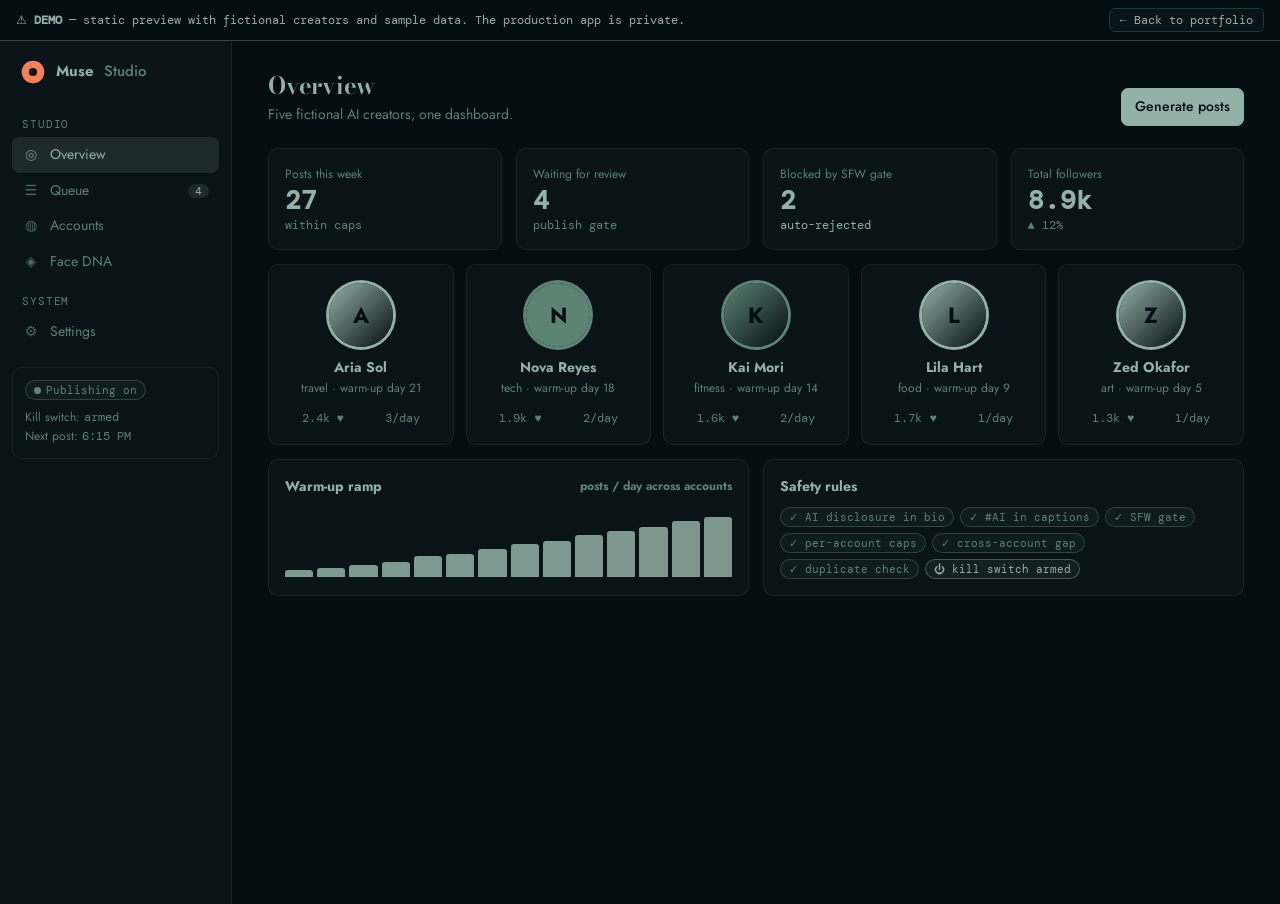
<file: demos/muse-studio.html>
<!doctype html>
<html lang="en">
<head>
<meta charset="utf-8" />
<meta name="viewport" content="width=device-width, initial-scale=1" />
<title>Muse Studio — Demo</title>
<link href="https://fonts.googleapis.com/css2?family=Bodoni+Moda:ital,opsz,wght@0,6..96,400..800;1,6..96,400..800&family=Jost:wght@300..700&family=DM+Mono:wght@400;500&display=swap" rel="stylesheet" />
<link rel="icon" href="../assets/favicon.svg" type="image/svg+xml" />
<link rel="stylesheet" href="demo.css?v=20261108j" />
<style>
  
  .av { width: 40px; height: 40px; border-radius: 50%; display: grid; place-items: center; font-weight: 700; color: #040D12; flex: none;
    background: linear-gradient(135deg, var(--a1), var(--a2)); box-shadow: 0 0 0 2px var(--surface), 0 0 0 3px var(--a1); }
  .av.lg { width: 64px; height: 64px; font-size: 22px; }
  .creator { display: flex; gap: 12px; align-items: center; }
  .creator b { display: block; } .creator span { font-size: 12px; color: var(--muted); }
  .creators { display: grid; grid-template-columns: repeat(5, minmax(0, 1fr)); gap: 12px; }
  .ccard { text-align: center; padding: 18px 12px; }
  .ccard .av { margin: 0 auto 10px; }
  .ccard .stat { display: flex; justify-content: space-around; margin-top: 12px; font: 12px var(--mono); color: var(--text-2); }
  .post { display: grid; grid-template-columns: 74px 1fr auto; gap: 14px; align-items: center; padding: 12px 0; border-bottom: 1px solid var(--line); }
  .post:last-child { border: 0; }
  .img { aspect-ratio: 4/5; border-radius: 8px; background: linear-gradient(150deg, var(--a1), var(--a2)); position: relative; overflow: hidden; }
  .img::after { content: "AI"; position: absolute; right: 4px; bottom: 4px; font: 600 9px var(--mono); background: rgba(4, 13, 18, .55); color: #93B1A6; padding: 1px 5px; border-radius: 4px; }
  .gate { display: flex; gap: 6px; flex-wrap: wrap; margin-top: 6px; }
  .dna { display: grid; grid-template-columns: repeat(4, minmax(0, 1fr)); gap: 10px; }
  .dna .img { aspect-ratio: 1; }
  .dna .img.locked { outline: 2px solid var(--ok); outline-offset: 2px; }
  .switch { width: 42px; height: 24px; border-radius: 99px; background: var(--line-2); position: relative; flex: none; }
  .switch::after { content: ""; position: absolute; top: 3px; left: 3px; width: 18px; height: 18px; border-radius: 50%; background: #93B1A6; transition: .2s; }
  .switch.on { background: var(--ok); } .switch.on::after { left: 21px; }
  .setting { display: flex; justify-content: space-between; align-items: center; gap: 16px; padding: 14px 0; border-bottom: 1px solid var(--line); }
  .setting:last-child { border: 0; }
  .key { font: 12px var(--mono); background: var(--surface-2); border: 1px solid var(--line); padding: 5px 10px; border-radius: 6px; color: var(--muted); }
  .ramp { display: flex; align-items: flex-end; gap: 4px; height: 70px; }
  .ramp i { flex: 1; background: var(--accent); opacity: .85; border-radius: 3px 3px 0 0; }
  @media (max-width: 1100px) { .creators { grid-template-columns: repeat(3, 1fr); } }
  @media (max-width: 620px) { .creators { grid-template-columns: 1fr 1fr; } .post { grid-template-columns: 60px 1fr; } .post > :last-child { grid-column: 1 / -1; } .dna { grid-template-columns: 1fr 1fr; } }
</style>
</head>
<body>
<div class="demo-bar">
  <span>⚠ <b>DEMO</b> — static preview with fictional creators and sample data. The production app is private.</span>
  <a href="../index.html#projects" data-back>← Back to portfolio</a>
</div>
<input type="checkbox" id="menu" class="menu-toggle" />
<label for="menu" class="menu-btn">☰</label>

<div class="shell">
  <aside class="side">
    <div class="brand"><img class="brand-logo" src="../assets/logos/muse-studio.svg" alt="">Muse <em>Studio</em></div>
    <div class="nav-label">Studio</div>
    <a href="#p1" class="default-link"><span class="ic">◎</span>Overview</a>
    <a href="#p2"><span class="ic">☰</span>Queue <span class="count">4</span></a>
    <a href="#p3"><span class="ic">◍</span>Accounts</a>
    <a href="#p4"><span class="ic">◈</span>Face DNA</a>
    <div class="nav-label">System</div>
    <a href="#p5"><span class="ic">⚙</span>Settings</a>
    <div class="status">
      <div class="row"><span class="pill ok"><span class="dot pulse"></span>Publishing on</span></div>
      <p style="margin-top:8px">Kill switch: <span class="mono">armed</span><br>Next post: <span class="mono">6:15 PM</span></p>
    </div>
  </aside>

  <main class="main pages">
    <!-- OVERVIEW -->
    <section class="page default" id="p1">
      <div class="head"><div><h1>Overview</h1><p>Five fictional AI creators, one dashboard.</p></div><span class="btn primary">Generate posts</span></div>
      <div class="grid g4" style="margin-bottom:14px">
        <div class="card kpi"><div class="l">Posts this week</div><div class="v">27</div><div class="d">within caps</div></div>
        <div class="card kpi"><div class="l">Waiting for review</div><div class="v">4</div><div class="d">publish gate</div></div>
        <div class="card kpi"><div class="l">Blocked by SFW gate</div><div class="v">2</div><div class="d down">auto-rejected</div></div>
        <div class="card kpi"><div class="l">Total followers</div><div class="v">8.9k</div><div class="d">▲ 12%</div></div>
      </div>
      <div class="creators" style="margin-bottom:14px">
        <div class="card ccard"><div class="av lg" style="--a1:#93B1A6;--a2:#040D12">A</div><b>Aria Sol</b><div class="small muted">travel · warm-up day 21</div><div class="stat"><span>2.4k ♥</span><span>3/day</span></div></div>
        <div class="card ccard"><div class="av lg" style="--a1:#5C8374;--a2:#5C8374">N</div><b>Nova Reyes</b><div class="small muted">tech · warm-up day 18</div><div class="stat"><span>1.9k ♥</span><span>2/day</span></div></div>
        <div class="card ccard"><div class="av lg" style="--a1:#5C8374;--a2:#040D12">K</div><b>Kai Mori</b><div class="small muted">fitness · warm-up day 14</div><div class="stat"><span>1.6k ♥</span><span>2/day</span></div></div>
        <div class="card ccard"><div class="av lg" style="--a1:#93B1A6;--a2:#040D12">L</div><b>Lila Hart</b><div class="small muted">food · warm-up day 9</div><div class="stat"><span>1.7k ♥</span><span>1/day</span></div></div>
        <div class="card ccard"><div class="av lg" style="--a1:#93B1A6;--a2:#040D12">Z</div><b>Zed Okafor</b><div class="small muted">art · warm-up day 5</div><div class="stat"><span>1.3k ♥</span><span>1/day</span></div></div>
      </div>
      <div class="grid g2">
        <div class="card"><h3>Warm-up ramp <span class="muted small">posts / day across accounts</span></h3>
          <div class="ramp"><i style="height:10%"></i><i style="height:14%"></i><i style="height:18%"></i><i style="height:22%"></i><i style="height:30%"></i><i style="height:34%"></i><i style="height:40%"></i><i style="height:48%"></i><i style="height:52%"></i><i style="height:60%"></i><i style="height:66%"></i><i style="height:72%"></i><i style="height:80%"></i><i style="height:86%"></i></div></div>
        <div class="card"><h3>Safety rules</h3>
          <div class="gate"><span class="pill ok">✓ AI disclosure in bio</span><span class="pill ok">✓ #AI in captions</span><span class="pill ok">✓ SFW gate</span>
            <span class="pill ok">✓ per-account caps</span><span class="pill ok">✓ cross-account gap</span><span class="pill ok">✓ duplicate check</span><span class="pill warn">⏻ kill switch armed</span></div></div>
      </div>
    </section>

    <!-- QUEUE -->
    <section class="page" id="p2">
      <div class="head"><div><h1>Queue</h1><p>Every post passes the publish gate before it goes out.</p></div></div>
      <div class="card">
        <div class="post"><div class="img" style="--a1:#93B1A6;--a2:#040D12"></div>
          <div><div class="creator"><div class="av" style="--a1:#93B1A6;--a2:#040D12">A</div><div><b>Aria Sol</b><span>Sunset over the old harbour 🌅 #AI #travel</span></div></div>
            <div class="gate"><span class="pill ok">SFW ✓</span><span class="pill ok">disclosure ✓</span><span class="pill ok">no duplicate ✓</span></div></div>
          <div class="row"><span class="btn primary sm">Approve</span><span class="btn sm">Reject</span></div></div>
        <div class="post"><div class="img" style="--a1:#5C8374;--a2:#040D12"></div>
          <div><div class="creator"><div class="av" style="--a1:#5C8374;--a2:#5C8374">N</div><div><b>Nova Reyes</b><span>My Arch Linux desk setup ⌨️ #AI #setup</span></div></div>
            <div class="gate"><span class="pill ok">SFW ✓</span><span class="pill ok">disclosure ✓</span><span class="pill warn">gap: wait 40 min</span></div></div>
          <div class="row"><span class="btn primary sm">Approve</span><span class="btn sm">Reject</span></div></div>
        <div class="post"><div class="img" style="--a1:#5C8374;--a2:#040D12"></div>
          <div><div class="creator"><div class="av" style="--a1:#5C8374;--a2:#040D12">K</div><div><b>Kai Mori</b><span>Morning run, 5km done 🏃 #AI #fitness</span></div></div>
            <div class="gate"><span class="pill ok">SFW ✓</span><span class="pill ok">disclosure ✓</span><span class="pill ok">no duplicate ✓</span></div></div>
          <div class="row"><span class="btn primary sm">Approve</span><span class="btn sm">Reject</span></div></div>
        <div class="post"><div class="img" style="--a1:#183D3D;--a2:#040D12"></div>
          <div><div class="creator"><div class="av" style="--a1:#93B1A6;--a2:#040D12">L</div><div><b>Lila Hart</b><span>DEMO image — no image key configured</span></div></div>
            <div class="gate"><span class="pill bad">✗ DEMO image — gate refuses to post</span></div></div>
          <div class="row"><span class="btn sm">Regenerate</span></div></div>
      </div>
    </section>

    <!-- ACCOUNTS -->
    <section class="page" id="p3">
      <div class="head"><div><h1>Accounts</h1><p>Fictional characters only.</p></div></div>
      <div class="card"><table>
        <tr><th>Creator</th><th>Niche</th><th>Warm-up</th><th>Daily cap</th><th>Status</th></tr>
        <tr><td><div class="creator"><div class="av" style="--a1:#93B1A6;--a2:#040D12">A</div><b>Aria Sol</b></div></td><td>Travel</td><td><div class="bar"><i style="width:100%"></i></div></td><td class="mono">3</td><td><span class="pill ok">active</span></td></tr>
        <tr><td><div class="creator"><div class="av" style="--a1:#5C8374;--a2:#5C8374">N</div><b>Nova Reyes</b></div></td><td>Tech</td><td><div class="bar"><i style="width:86%"></i></div></td><td class="mono">2</td><td><span class="pill ok">active</span></td></tr>
        <tr><td><div class="creator"><div class="av" style="--a1:#5C8374;--a2:#040D12">K</div><b>Kai Mori</b></div></td><td>Fitness</td><td><div class="bar"><i style="width:66%"></i></div></td><td class="mono">2</td><td><span class="pill ok">active</span></td></tr>
        <tr><td><div class="creator"><div class="av" style="--a1:#93B1A6;--a2:#040D12">L</div><b>Lila Hart</b></div></td><td>Food</td><td><div class="bar"><i style="width:43%"></i></div></td><td class="mono">1</td><td><span class="pill warn">warming up</span></td></tr>
        <tr><td><div class="creator"><div class="av" style="--a1:#93B1A6;--a2:#040D12">Z</div><b>Zed Okafor</b></div></td><td>Art</td><td><div class="bar"><i style="width:24%"></i></div></td><td class="mono">1</td><td><span class="pill warn">warming up</span></td></tr>
      </table></div>
    </section>

    <!-- FACE DNA -->
    <section class="page" id="p4">
      <div class="head"><div><h1>Face DNA</h1><p>Generate 4 candidates, lock the references, keep every post on-model.</p></div><span class="btn primary">Generate 4 candidates</span></div>
      <div class="grid g2">
        <div class="card"><h3>Aria Sol <span class="pill ok">references locked</span></h3>
          <div class="dna"><div class="img locked" style="--a1:#93B1A6;--a2:#040D12"></div><div class="img locked" style="--a1:#93B1A6;--a2:#040D12"></div><div class="img" style="--a1:#93B1A6;--a2:#040D12"></div><div class="img" style="--a1:#93B1A6;--a2:#040D12"></div></div></div>
        <div class="card"><h3>Zed Okafor <span class="pill warn">pick references</span></h3>
          <div class="dna"><div class="img" style="--a1:#93B1A6;--a2:#040D12"></div><div class="img" style="--a1:#040D12;--a2:#040D12"></div><div class="img" style="--a1:#93B1A6;--a2:#040D12"></div><div class="img" style="--a1:#93B1A6;--a2:#040D12"></div></div></div>
      </div>
    </section>

    <!-- SETTINGS -->
    <section class="page" id="p5">
      <div class="head"><div><h1>Settings</h1><p>Keys live on the server only — never in the browser.</p></div></div>
      <div class="card">
        <div class="setting"><div><b>Image generation key</b><div class="small muted">Gemini / fal / OpenAI</div></div><span class="key">•••••••••••• (hidden in demo)</span></div>
        <div class="setting"><div><svg class="si" viewBox="0 0 24 24" aria-hidden="true" focusable="false"><title>Instagram</title><path d="M7.0301.084c-1.2768.0602-2.1487.264-2.911.5634-.7888.3075-1.4575.72-2.1228 1.3877-.6652.6677-1.075 1.3368-1.3802 2.127-.2954.7638-.4956 1.6365-.552 2.914-.0564 1.2775-.0689 1.6882-.0626 4.947.0062 3.2586.0206 3.6671.0825 4.9473.061 1.2765.264 2.1482.5635 2.9107.308.7889.72 1.4573 1.388 2.1228.6679.6655 1.3365 1.0743 2.1285 1.38.7632.295 1.6361.4961 2.9134.552 1.2773.056 1.6884.069 4.9462.0627 3.2578-.0062 3.668-.0207 4.9478-.0814 1.28-.0607 2.147-.2652 2.9098-.5633.7889-.3086 1.4578-.72 2.1228-1.3881.665-.6682 1.0745-1.3378 1.3795-2.1284.2957-.7632.4966-1.636.552-2.9124.056-1.2809.0692-1.6898.063-4.948-.0063-3.2583-.021-3.6668-.0817-4.9465-.0607-1.2797-.264-2.1487-.5633-2.9117-.3084-.7889-.72-1.4568-1.3876-2.1228C21.2982 1.33 20.628.9208 19.8378.6165 19.074.321 18.2017.1197 16.9244.0645 15.6471.0093 15.236-.005 11.977.0014 8.718.0076 8.31.0215 7.0301.0839m.1402 21.6932c-1.17-.0509-1.8053-.2453-2.2287-.408-.5606-.216-.96-.4771-1.3819-.895-.422-.4178-.6811-.8186-.9-1.378-.1644-.4234-.3624-1.058-.4171-2.228-.0595-1.2645-.072-1.6442-.079-4.848-.007-3.2037.0053-3.583.0607-4.848.05-1.169.2456-1.805.408-2.2282.216-.5613.4762-.96.895-1.3816.4188-.4217.8184-.6814 1.3783-.9003.423-.1651 1.0575-.3614 2.227-.4171 1.2655-.06 1.6447-.072 4.848-.079 3.2033-.007 3.5835.005 4.8495.0608 1.169.0508 1.8053.2445 2.228.408.5608.216.96.4754 1.3816.895.4217.4194.6816.8176.9005 1.3787.1653.4217.3617 1.056.4169 2.2263.0602 1.2655.0739 1.645.0796 4.848.0058 3.203-.0055 3.5834-.061 4.848-.051 1.17-.245 1.8055-.408 2.2294-.216.5604-.4763.96-.8954 1.3814-.419.4215-.8181.6811-1.3783.9-.4224.1649-1.0577.3617-2.2262.4174-1.2656.0595-1.6448.072-4.8493.079-3.2045.007-3.5825-.006-4.848-.0608M16.953 5.5864A1.44 1.44 0 1 0 18.39 4.144a1.44 1.44 0 0 0-1.437 1.4424M5.8385 12.012c.0067 3.4032 2.7706 6.1557 6.173 6.1493 3.4026-.0065 6.157-2.7701 6.1506-6.1733-.0065-3.4032-2.771-6.1565-6.174-6.1498-3.403.0067-6.156 2.771-6.1496 6.1738M8 12.0077a4 4 0 1 1 4.008 3.9921A3.9996 3.9996 0 0 1 8 12.0077"/></svg><b>Instagram connection</b><div class="small muted">Graph API</div></div><span class="key">•••••••••••• (hidden in demo)</span></div>
        <div class="setting"><div><b>Auto-publish</b><div class="small muted">Post approved items on schedule</div></div><span class="switch on"></span></div>
        <div class="setting"><div><b>SFW gate</b><div class="small muted">Reject anything unsafe before review</div></div><span class="switch on"></span></div>
        <div class="setting"><div><b>Kill switch</b><div class="small muted">Stop all publishing instantly</div></div><span class="switch"></span></div>
      </div>
    </section>
  </main>
</div>
<script src="back.js"></script>
</body>
</html>
</file>
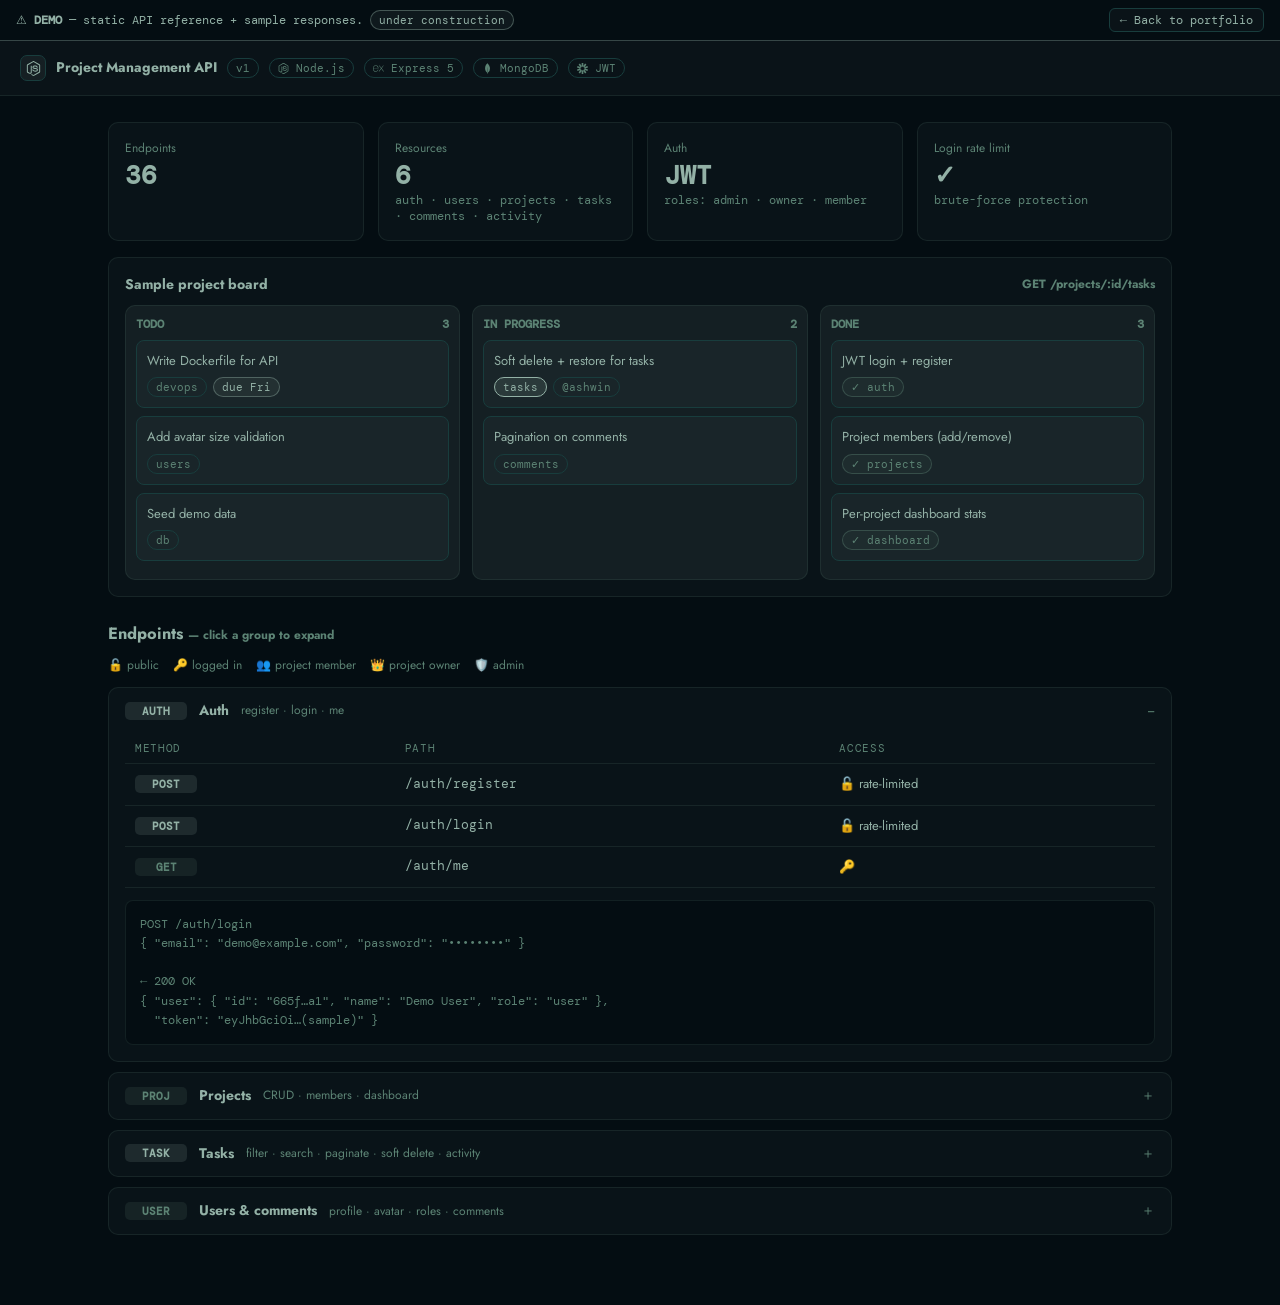
<file: demos/project-management-api.html>
<!doctype html>
<html lang="en">
<head>
<meta charset="utf-8" />
<meta name="viewport" content="width=device-width, initial-scale=1" />
<title>Project Management API — Demo</title>
<link href="https://fonts.googleapis.com/css2?family=Bodoni+Moda:ital,opsz,wght@0,6..96,400..800;1,6..96,400..800&amp;family=Jost:wght@300..700&amp;family=DM+Mono:wght@400;500&amp;display=swap" rel="stylesheet" />
<link rel="icon" href="../assets/favicon.svg" type="image/svg+xml" />
<link rel="stylesheet" href="demo.css?v=20261108j" />
<style>
  
  .m { display: inline-block; width: 62px; text-align: center; font: 600 11px var(--mono); padding: 2px 0; border-radius: 5px; }
  .GET { background: rgba(92, 131, 116, .15); color: var(--info); } .POST { background: rgba(147, 177, 166, .15); color: var(--accent); }
  .PATCH { background: rgba(147, 177, 166, .15); color: var(--warn); } .PUT { background: rgba(92, 131, 116, .15); color: #5C8374; }
  .DELETE { background: rgba(147, 177, 166, .15); color: var(--bad); }
  .ep td:nth-child(2) { font-family: var(--mono); font-size: 12.5px; }
  details { border: 1px solid var(--line); border-radius: var(--r); background: var(--surface); margin-bottom: 10px; }
  summary { cursor: pointer; padding: 12px 16px; display: flex; gap: 12px; align-items: center; list-style: none; }
  summary::-webkit-details-marker { display: none; }
  summary::after { content: "＋"; margin-left: auto; color: var(--muted); }
  details[open] summary::after { content: "−"; }
  details > div { padding: 0 16px 16px; }
  .board { display: grid; grid-template-columns: repeat(3, minmax(0, 1fr)); gap: 12px; }
  .col { background: var(--surface-2); border: 1px solid var(--line); border-radius: var(--r); padding: 10px; }
  .col h4 { font: 600 12px var(--mono); color: var(--muted); margin-bottom: 8px; display: flex; justify-content: space-between; }
  .task { background: var(--surface); border: 1px solid var(--line-2); border-radius: 8px; padding: 10px; margin-bottom: 8px; font-size: 13px; transition: .2s; }
  .task:hover { border-color: var(--accent); transform: translateY(-2px); }
  .task .row { margin-top: 6px; gap: 6px; }
  .moving { animation: hop 4s ease-in-out infinite; }
  @keyframes hop { 0%, 40% { transform: none; } 50% { transform: translateY(-4px); box-shadow: 0 8px 20px rgba(4, 13, 18, .4); border-color: var(--accent); } 60%, 100% { transform: none; } }
  .top { display: flex; gap: 10px; align-items: center; padding: 14px 20px; border-bottom: 1px solid var(--line); background: var(--surface); flex-wrap: wrap; }
  .wrap { max-width: 1100px; margin: 0 auto; padding: 26px 18px 60px; }
  .legendk { display: flex; gap: 14px; flex-wrap: wrap; font-size: 12px; color: var(--muted); margin-bottom: 12px; }
  @media (max-width: 760px) { .board { grid-template-columns: 1fr; } .ep td:nth-child(3) { display: none; } }
</style>
</head>
<body>
<div class="demo-bar">
  <span>⚠ <b>DEMO</b> — static API reference + sample responses. <span class="pill warn">under construction</span></span>
  <a href="../index.html#projects" data-back>← Back to portfolio</a>
</div>
<div class="top"><span class="brand-mark si-mark"><svg class="si" viewBox="0 0 24 24" aria-hidden="true" focusable="false"><title>Node.js</title><path d="M11.998,24c-0.321,0-0.641-0.084-0.922-0.247l-2.936-1.737c-0.438-0.245-0.224-0.332-0.08-0.383 c0.585-0.203,0.703-0.25,1.328-0.604c0.065-0.037,0.151-0.023,0.218,0.017l2.256,1.339c0.082,0.045,0.197,0.045,0.272,0l8.795-5.076 c0.082-0.047,0.134-0.141,0.134-0.238V6.921c0-0.099-0.053-0.192-0.137-0.242l-8.791-5.072c-0.081-0.047-0.189-0.047-0.271,0 L3.075,6.68C2.99,6.729,2.936,6.825,2.936,6.921v10.15c0,0.097,0.054,0.189,0.139,0.235l2.409,1.392 c1.307,0.654,2.108-0.116,2.108-0.89V7.787c0-0.142,0.114-0.253,0.256-0.253h1.115c0.139,0,0.255,0.112,0.255,0.253v10.021 c0,1.745-0.95,2.745-2.604,2.745c-0.508,0-0.909,0-2.026-0.551L2.28,18.675c-0.57-0.329-0.922-0.945-0.922-1.604V6.921 c0-0.659,0.353-1.275,0.922-1.603l8.795-5.082c0.557-0.315,1.296-0.315,1.848,0l8.794,5.082c0.57,0.329,0.924,0.944,0.924,1.603 v10.15c0,0.659-0.354,1.273-0.924,1.604l-8.794,5.078C12.643,23.916,12.324,24,11.998,24z M19.099,13.993 c0-1.9-1.284-2.406-3.987-2.763c-2.731-0.361-3.009-0.548-3.009-1.187c0-0.528,0.235-1.233,2.258-1.233 c1.807,0,2.473,0.389,2.747,1.607c0.024,0.115,0.129,0.199,0.247,0.199h1.141c0.071,0,0.138-0.031,0.186-0.081 c0.048-0.054,0.074-0.123,0.067-0.196c-0.177-2.098-1.571-3.076-4.388-3.076c-2.508,0-4.004,1.058-4.004,2.833 c0,1.925,1.488,2.457,3.895,2.695c2.88,0.282,3.103,0.703,3.103,1.269c0,0.983-0.789,1.402-2.642,1.402 c-2.327,0-2.839-0.584-3.011-1.742c-0.02-0.124-0.126-0.215-0.253-0.215h-1.137c-0.141,0-0.254,0.112-0.254,0.253 c0,1.482,0.806,3.248,4.655,3.248C17.501,17.007,19.099,15.91,19.099,13.993z"/></svg></span><b>Project Management API</b><span class="pill">v1</span><span class="pill"><svg class="si" viewBox="0 0 24 24" aria-hidden="true" focusable="false"><title>Node.js</title><path d="M11.998,24c-0.321,0-0.641-0.084-0.922-0.247l-2.936-1.737c-0.438-0.245-0.224-0.332-0.08-0.383 c0.585-0.203,0.703-0.25,1.328-0.604c0.065-0.037,0.151-0.023,0.218,0.017l2.256,1.339c0.082,0.045,0.197,0.045,0.272,0l8.795-5.076 c0.082-0.047,0.134-0.141,0.134-0.238V6.921c0-0.099-0.053-0.192-0.137-0.242l-8.791-5.072c-0.081-0.047-0.189-0.047-0.271,0 L3.075,6.68C2.99,6.729,2.936,6.825,2.936,6.921v10.15c0,0.097,0.054,0.189,0.139,0.235l2.409,1.392 c1.307,0.654,2.108-0.116,2.108-0.89V7.787c0-0.142,0.114-0.253,0.256-0.253h1.115c0.139,0,0.255,0.112,0.255,0.253v10.021 c0,1.745-0.95,2.745-2.604,2.745c-0.508,0-0.909,0-2.026-0.551L2.28,18.675c-0.57-0.329-0.922-0.945-0.922-1.604V6.921 c0-0.659,0.353-1.275,0.922-1.603l8.795-5.082c0.557-0.315,1.296-0.315,1.848,0l8.794,5.082c0.57,0.329,0.924,0.944,0.924,1.603 v10.15c0,0.659-0.354,1.273-0.924,1.604l-8.794,5.078C12.643,23.916,12.324,24,11.998,24z M19.099,13.993 c0-1.9-1.284-2.406-3.987-2.763c-2.731-0.361-3.009-0.548-3.009-1.187c0-0.528,0.235-1.233,2.258-1.233 c1.807,0,2.473,0.389,2.747,1.607c0.024,0.115,0.129,0.199,0.247,0.199h1.141c0.071,0,0.138-0.031,0.186-0.081 c0.048-0.054,0.074-0.123,0.067-0.196c-0.177-2.098-1.571-3.076-4.388-3.076c-2.508,0-4.004,1.058-4.004,2.833 c0,1.925,1.488,2.457,3.895,2.695c2.88,0.282,3.103,0.703,3.103,1.269c0,0.983-0.789,1.402-2.642,1.402 c-2.327,0-2.839-0.584-3.011-1.742c-0.02-0.124-0.126-0.215-0.253-0.215h-1.137c-0.141,0-0.254,0.112-0.254,0.253 c0,1.482,0.806,3.248,4.655,3.248C17.501,17.007,19.099,15.91,19.099,13.993z"/></svg>Node.js</span><span class="pill"><svg class="si" viewBox="0 0 24 24" aria-hidden="true" focusable="false"><title>Express</title><path d="M24 18.588a1.529 1.529 0 01-1.895-.72l-3.45-4.771-.5-.667-4.003 5.444a1.466 1.466 0 01-1.802.708l5.158-6.92-4.798-6.251a1.595 1.595 0 011.9.666l3.576 4.83 3.596-4.81a1.435 1.435 0 011.788-.668L21.708 7.9l-2.522 3.283a.666.666 0 000 .994l4.804 6.412zM.002 11.576l.42-2.075c1.154-4.103 5.858-5.81 9.094-3.27 1.895 1.489 2.368 3.597 2.275 5.973H1.116C.943 16.447 4.005 19.009 7.92 17.7a4.078 4.078 0 002.582-2.876c.207-.666.548-.78 1.174-.588a5.417 5.417 0 01-2.589 3.957 6.272 6.272 0 01-7.306-.933 6.575 6.575 0 01-1.64-3.858c0-.235-.08-.455-.134-.666A88.33 88.33 0 010 11.577zm1.127-.286h9.654c-.06-3.076-2.001-5.258-4.59-5.278-2.882-.04-4.944 2.094-5.071 5.264z"/></svg>Express 5</span><span class="pill"><svg class="si" viewBox="0 0 24 24" aria-hidden="true" focusable="false"><title>MongoDB</title><path d="M17.193 9.555c-1.264-5.58-4.252-7.414-4.573-8.115-.28-.394-.53-.954-.735-1.44-.036.495-.055.685-.523 1.184-.723.566-4.438 3.682-4.74 10.02-.282 5.912 4.27 9.435 4.888 9.884l.07.05A73.49 73.49 0 0111.91 24h.481c.114-1.032.284-2.056.51-3.07.417-.296.604-.463.85-.693a11.342 11.342 0 003.639-8.464c.01-.814-.103-1.662-.197-2.218zm-5.336 8.195s0-8.291.275-8.29c.213 0 .49 10.695.49 10.695-.381-.045-.765-1.76-.765-2.405z"/></svg>MongoDB</span><span class="pill"><svg class="si" viewBox="0 0 24 24" aria-hidden="true" focusable="false"><title>JSON Web Tokens</title><path d="M10.2 0v6.456L12 8.928l1.8-2.472V0zm3.6 6.456v3.072l2.904-.96L20.52 3.36l-2.928-2.136zm2.904 2.112l-1.8 2.496 2.928.936 6.144-1.992-1.128-3.432zM17.832 12l-2.928.936 1.8 2.496 6.144 1.992 1.128-3.432zm-1.128 3.432l-2.904-.96v3.072l3.792 5.232 2.928-2.136zM13.8 17.544L12 15.072l-1.8 2.472V24h3.6zm-3.6 0v-3.072l-2.904.96L3.48 20.64l2.928 2.136zm-2.904-2.112l1.8-2.496L6.168 12 .024 13.992l1.128 3.432zM6.168 12l2.928-.936-1.8-2.496-6.144-1.992-1.128 3.432zm1.128-3.432l2.904.96V6.456L6.408 1.224 3.48 3.36Z"/></svg>JWT</span></div>

<div class="wrap">
  <div class="grid g4" style="margin-bottom:16px">
    <div class="card kpi"><div class="l">Endpoints</div><div class="v">36</div></div>
    <div class="card kpi"><div class="l">Resources</div><div class="v">6</div><div class="d">auth · users · projects · tasks · comments · activity</div></div>
    <div class="card kpi"><div class="l">Auth</div><div class="v">JWT</div><div class="d">roles: admin · owner · member</div></div>
    <div class="card kpi"><div class="l">Login rate limit</div><div class="v">✓</div><div class="d">brute-force protection</div></div>
  </div>

  <div class="card" style="margin-bottom:16px">
    <h3>Sample project board <span class="muted small">GET /projects/:id/tasks</span></h3>
    <div class="board">
      <div class="col"><h4>TODO <span>3</span></h4>
        <div class="task">Write Dockerfile for API<div class="row"><span class="pill">devops</span><span class="pill warn">due Fri</span></div></div>
        <div class="task">Add avatar size validation<div class="row"><span class="pill">users</span></div></div>
        <div class="task">Seed demo data<div class="row"><span class="pill">db</span></div></div></div>
      <div class="col"><h4>IN PROGRESS <span>2</span></h4>
        <div class="task moving">Soft delete + restore for tasks<div class="row"><span class="pill acc">tasks</span><span class="pill">@ashwin</span></div></div>
        <div class="task">Pagination on comments<div class="row"><span class="pill">comments</span></div></div></div>
      <div class="col"><h4>DONE <span>3</span></h4>
        <div class="task">JWT login + register<div class="row"><span class="pill ok">✓ auth</span></div></div>
        <div class="task">Project members (add/remove)<div class="row"><span class="pill ok">✓ projects</span></div></div>
        <div class="task">Per-project dashboard stats<div class="row"><span class="pill ok">✓ dashboard</span></div></div></div>
    </div>
  </div>

  <h3 style="margin:24px 0 10px">Endpoints <span class="muted small">— click a group to expand</span></h3>
  <div class="legendk"><span>🔓 public</span><span>🔑 logged in</span><span>👥 project member</span><span>👑 project owner</span><span>🛡️ admin</span></div>

  <details open><summary><span class="m POST">AUTH</span><b>Auth</b><span class="muted small">register · login · me</span></summary><div>
    <table class="ep"><tr><th>Method</th><th>Path</th><th>Access</th></tr>
      <tr><td><span class="m POST">POST</span></td><td>/auth/register</td><td>🔓 rate-limited</td></tr>
      <tr><td><span class="m POST">POST</span></td><td>/auth/login</td><td>🔓 rate-limited</td></tr>
      <tr><td><span class="m GET">GET</span></td><td>/auth/me</td><td>🔑</td></tr></table>
<pre class="code" style="margin-top:12px">POST /auth/login
{ <span class="k">"email"</span>: <span class="s">"demo@example.com"</span>, <span class="k">"password"</span>: <span class="s">"••••••••"</span> }

← 200 OK
{ <span class="k">"user"</span>: { <span class="k">"id"</span>: <span class="s">"665f…a1"</span>, <span class="k">"name"</span>: <span class="s">"Demo User"</span>, <span class="k">"role"</span>: <span class="s">"user"</span> },
  <span class="k">"token"</span>: <span class="s">"eyJhbGciOi…(sample)"</span> }</pre></div></details>

  <details><summary><span class="m GET">PROJ</span><b>Projects</b><span class="muted small">CRUD · members · dashboard</span></summary><div>
    <table class="ep"><tr><th>Method</th><th>Path</th><th>Access</th></tr>
      <tr><td><span class="m POST">POST</span></td><td>/projects</td><td>🔑</td></tr>
      <tr><td><span class="m GET">GET</span></td><td>/projects?search=&amp;page=</td><td>🔑</td></tr>
      <tr><td><span class="m GET">GET</span></td><td>/projects/:projectId</td><td>👥</td></tr>
      <tr><td><span class="m PATCH">PATCH</span></td><td>/projects/:projectId</td><td>👑</td></tr>
      <tr><td><span class="m DELETE">DELETE</span></td><td>/projects/:projectId</td><td>👑</td></tr>
      <tr><td><span class="m POST">POST</span></td><td>/projects/:projectId/members</td><td>👑</td></tr>
      <tr><td><span class="m DELETE">DELETE</span></td><td>/projects/:projectId/members/:userId</td><td>👑</td></tr>
      <tr><td><span class="m GET">GET</span></td><td>/projects/:projectId/dashboard</td><td>👥</td></tr></table>
<pre class="code" style="margin-top:12px">GET /projects/665f…b2/dashboard  ← 200 OK
{ <span class="k">"total"</span>: <span class="n">8</span>, <span class="k">"byStatus"</span>: { <span class="k">"todo"</span>: <span class="n">3</span>, <span class="k">"in_progress"</span>: <span class="n">2</span>, <span class="k">"done"</span>: <span class="n">3</span> },
  <span class="k">"overdue"</span>: <span class="n">1</span>, <span class="k">"completionRate"</span>: <span class="n">0.375</span> }</pre></div></details>

  <details><summary><span class="m PATCH">TASK</span><b>Tasks</b><span class="muted small">filter · search · paginate · soft delete · activity</span></summary><div>
    <table class="ep"><tr><th>Method</th><th>Path</th><th>Access</th></tr>
      <tr><td><span class="m POST">POST</span></td><td>/projects/:projectId/tasks</td><td>👥</td></tr>
      <tr><td><span class="m GET">GET</span></td><td>/projects/:projectId/tasks?status=&amp;sort=</td><td>👥</td></tr>
      <tr><td><span class="m GET">GET</span></td><td>/tasks/overdue</td><td>🔑</td></tr>
      <tr><td><span class="m PATCH">PATCH</span></td><td>/tasks/:taskId</td><td>👥</td></tr>
      <tr><td><span class="m DELETE">DELETE</span></td><td>/tasks/:taskId <span class="muted">(soft)</span></td><td>creator / 👑</td></tr>
      <tr><td><span class="m POST">POST</span></td><td>/tasks/:taskId/restore</td><td>👑</td></tr>
      <tr><td><span class="m GET">GET</span></td><td>/tasks/:taskId/activity</td><td>👥</td></tr></table></div></details>

  <details><summary><span class="m PUT">USER</span><b>Users &amp; comments</b><span class="muted small">profile · avatar · roles · comments</span></summary><div>
    <table class="ep"><tr><th>Method</th><th>Path</th><th>Access</th></tr>
      <tr><td><span class="m PATCH">PATCH</span></td><td>/users/me</td><td>🔑</td></tr>
      <tr><td><span class="m PUT">PUT</span></td><td>/users/me/avatar</td><td>🔑</td></tr>
      <tr><td><span class="m GET">GET</span></td><td>/users?search=&amp;role=</td><td>🛡️</td></tr>
      <tr><td><span class="m PATCH">PATCH</span></td><td>/users/:userId/role</td><td>🛡️</td></tr>
      <tr><td><span class="m POST">POST</span></td><td>/tasks/:taskId/comments</td><td>👥</td></tr>
      <tr><td><span class="m DELETE">DELETE</span></td><td>/comments/:commentId</td><td>author / 🛡️</td></tr></table></div></details>
</div>
<script src="back.js"></script>
</body>
</html>
</file>
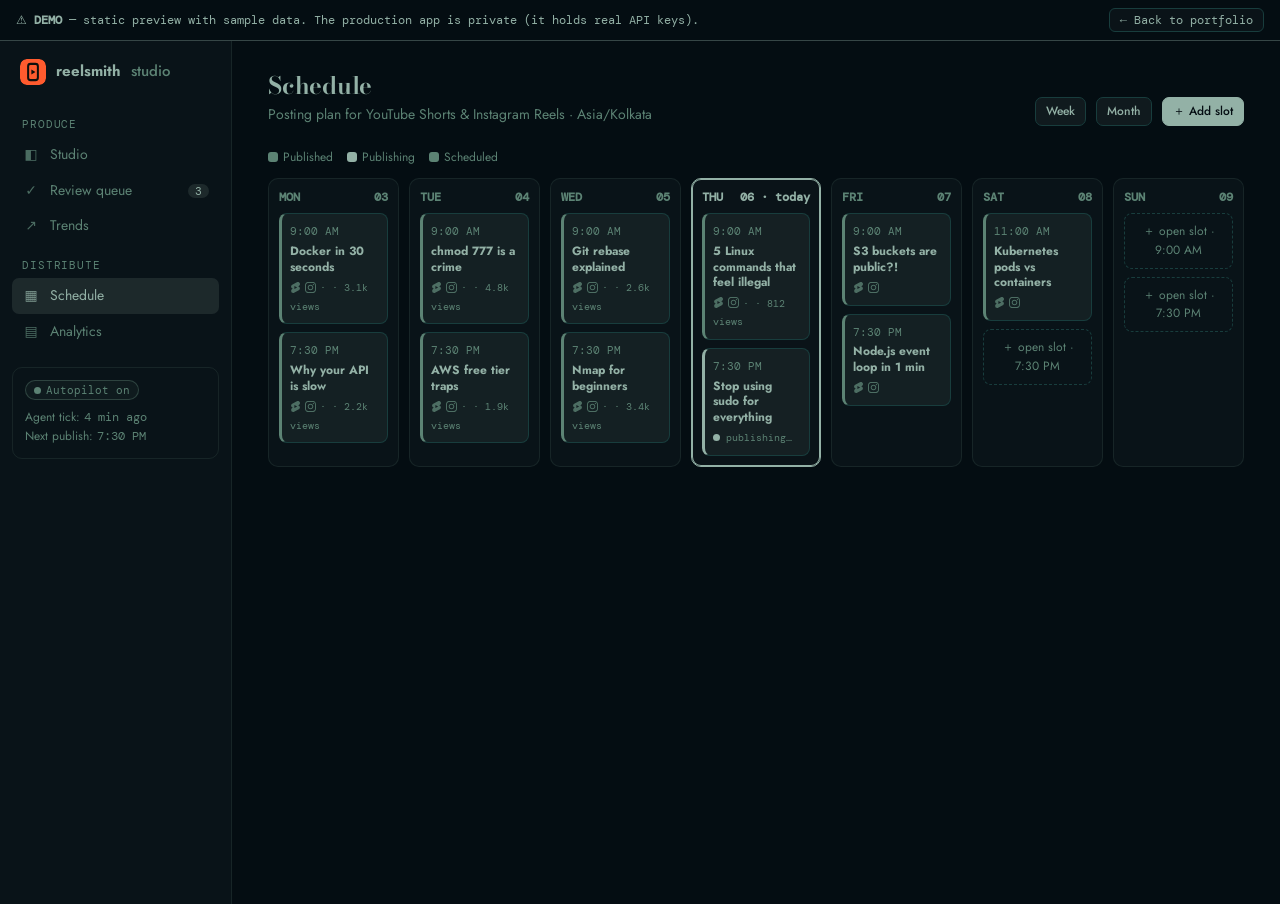
<file: demos/reelsmith.html>
<!doctype html>
<html lang="en">
<head>
<meta charset="utf-8" />
<meta name="viewport" content="width=device-width, initial-scale=1" />
<title>Reelsmith Studio — Demo</title>
<link href="https://fonts.googleapis.com/css2?family=Bodoni+Moda:ital,opsz,wght@0,6..96,400..800;1,6..96,400..800&amp;family=Jost:wght@300..700&amp;family=DM+Mono:wght@400;500&amp;display=swap" rel="stylesheet" />
<link rel="icon" href="../assets/favicon.svg" type="image/svg+xml" />
<link rel="stylesheet" href="demo.css?v=20261108j" />
<style>
  .cal { display: grid; grid-template-columns: repeat(7, minmax(0, 1fr)); gap: 10px; }
  .day { background: var(--surface); border: 1px solid var(--line); border-radius: var(--r); padding: 10px; min-height: 230px; display: flex; flex-direction: column; gap: 8px; }
  .day.today { border-color: var(--accent); box-shadow: 0 0 0 1px var(--accent) inset; }
  .day h4 { font: 600 12px var(--mono); display: flex; justify-content: space-between; color: var(--text-2); }
  .day.today h4 { color: var(--accent); }
  .slot { border: 1px solid var(--line-2); border-radius: 8px; padding: 8px; background: var(--surface-2); font-size: 12px; transition: .2s; }
  .slot:hover { border-color: var(--accent); transform: translateY(-2px); }
  .slot b { display: block; font-size: 12px; line-height: 1.3; margin: 3px 0; }
  .slot .t { font: 11px var(--mono); color: var(--muted); }
  .slot.pub { border-left: 3px solid var(--ok); } .slot.sch { border-left: 3px solid var(--info); } .slot.now { border-left: 3px solid var(--accent); }
  .slot.free { border-style: dashed; color: var(--muted); text-align: center; background: transparent; }
  .plat { font: 10px var(--mono); color: var(--text-2); }
  .legend-row { display: flex; gap: 14px; font-size: 12px; color: var(--muted); }
  .legend-row i { display: inline-block; width: 10px; height: 10px; border-radius: 3px; margin-right: 5px; vertical-align: -1px; }
  .reel-row { display: grid; grid-template-columns: repeat(6, minmax(0, 1fr)); gap: 10px; }
  .pipe { display: flex; gap: 6px; flex-wrap: wrap; }
  .pipe span { flex: 1; min-width: 90px; text-align: center; padding: 10px 6px; border-radius: 8px; background: var(--surface-2); border: 1px solid var(--line); font-size: 12px; }
  .pipe span.done { border-color: rgba(92, 131, 116, .5); color: var(--ok); }
  .pipe span.run { border-color: var(--accent); color: var(--accent); animation: pulse 1.4s infinite; }
  .chart { display: flex; align-items: flex-end; gap: 6px; height: 170px; padding-top: 10px; }
  .chart i { flex: 1; background: linear-gradient(to top, var(--accent), #93B1A6); border-radius: 4px 4px 0 0; animation: rise 1s cubic-bezier(.2, .8, .2, 1) both; }
  @keyframes rise { from { height: 0 !important; } }
  .trend { display: flex; justify-content: space-between; align-items: center; padding: 10px 0; border-bottom: 1px solid var(--line); gap: 10px; }
  .trend:last-child { border: 0; }
  .review-card { display: grid; grid-template-columns: 110px 1fr; gap: 14px; }
  @media (max-width: 1100px) { .cal { grid-template-columns: repeat(4, minmax(0, 1fr)); } .reel-row { grid-template-columns: repeat(3, 1fr); } }
  @media (max-width: 620px) { .cal { grid-template-columns: 1fr 1fr; } .review-card { grid-template-columns: 90px 1fr; } }
</style>
</head>
<body>
<div class="demo-bar">
  <span>⚠ <b>DEMO</b> — static preview with sample data. The production app is private (it holds real API keys).</span>
  <a href="../index.html#projects" data-back>← Back to portfolio</a>
</div>
<input type="checkbox" id="menu" class="menu-toggle" />
<label for="menu" class="menu-btn">☰</label>

<div class="shell">
  <aside class="side">
    <div class="brand"><img class="brand-logo" src="../assets/logos/reelsmith.svg" alt="">reelsmith <em>studio</em></div>
    <div class="nav-label">Produce</div>
    <a href="#p1"><span class="ic">◧</span>Studio</a>
    <a href="#p2"><span class="ic">✓</span>Review queue <span class="count">3</span></a>
    <a href="#p5"><span class="ic">↗</span>Trends</a>
    <div class="nav-label">Distribute</div>
    <a href="#p3" class="default-link"><span class="ic">▦</span>Schedule</a>
    <a href="#p4"><span class="ic">▤</span>Analytics</a>
    <div class="status">
      <div class="row"><span class="pill ok"><span class="dot pulse"></span>Autopilot on</span></div>
      <p style="margin-top:8px">Agent tick: <span class="mono">4 min ago</span><br>Next publish: <span class="mono">7:30 PM</span></p>
    </div>
  </aside>

  <main class="main pages">
    <!-- STUDIO -->
    <section class="page" id="p1">
      <div class="head"><div><h1>Studio</h1><p>What the agent is doing right now.</p></div><span class="btn primary">＋ Generate a short</span></div>
      <div class="grid g4" style="margin-bottom:14px">
        <div class="card kpi"><div class="l">Published this week</div><div class="v">14</div><div class="d">▲ 4 vs last week</div></div>
        <div class="card kpi"><div class="l">In review</div><div class="v">3</div><div class="d">needs you</div></div>
        <div class="card kpi"><div class="l">Scheduled</div><div class="v">9</div><div class="d">next 7 days</div></div>
        <div class="card kpi"><div class="l">Avg. views / short</div><div class="v">2.4k</div><div class="d">▲ 18%</div></div>
      </div>
      <div class="card" style="margin-bottom:14px">
        <h3>Now rendering · “5 Linux commands that feel illegal” <span class="pill acc"><svg class="si" viewBox="0 0 24 24" aria-hidden="true" focusable="false"><title>GitHub Actions</title><path d="M10.984 13.836a.5.5 0 0 1-.353-.146l-.745-.743a.5.5 0 1 1 .706-.708l.392.391 1.181-1.18a.5.5 0 0 1 .708.707l-1.535 1.533a.504.504 0 0 1-.354.146zm9.353-.147l1.534-1.532a.5.5 0 0 0-.707-.707l-1.181 1.18-.392-.391a.5.5 0 1 0-.706.708l.746.743a.497.497 0 0 0 .706-.001zM4.527 7.452l2.557-1.585A1 1 0 0 0 7.09 4.17L4.533 2.56A1 1 0 0 0 3 3.406v3.196a1.001 1.001 0 0 0 1.527.85zm2.03-2.436L4 6.602V3.406l2.557 1.61zM24 12.5c0 1.93-1.57 3.5-3.5 3.5a3.503 3.503 0 0 1-3.46-3h-2.08a3.503 3.503 0 0 1-3.46 3 3.502 3.502 0 0 1-3.46-3h-.558c-.972 0-1.85-.399-2.482-1.042V17c0 1.654 1.346 3 3 3h.04c.244-1.693 1.7-3 3.46-3 1.93 0 3.5 1.57 3.5 3.5S13.43 24 11.5 24a3.502 3.502 0 0 1-3.46-3H8c-2.206 0-4-1.794-4-4V9.899A5.008 5.008 0 0 1 0 5c0-2.757 2.243-5 5-5s5 2.243 5 5a5.005 5.005 0 0 1-4.952 4.998A2.482 2.482 0 0 0 7.482 12h.558c.244-1.693 1.7-3 3.46-3a3.502 3.502 0 0 1 3.46 3h2.08a3.503 3.503 0 0 1 3.46-3c1.93 0 3.5 1.57 3.5 3.5zm-15 8c0 1.378 1.122 2.5 2.5 2.5s2.5-1.122 2.5-2.5-1.122-2.5-2.5-2.5S9 19.122 9 20.5zM5 9c2.206 0 4-1.794 4-4S7.206 1 5 1 1 2.794 1 5s1.794 4 4 4zm9 3.5c0-1.378-1.122-2.5-2.5-2.5S9 11.122 9 12.5s1.122 2.5 2.5 2.5 2.5-1.122 2.5-2.5zm9 0c0-1.378-1.122-2.5-2.5-2.5S18 11.122 18 12.5s1.122 2.5 2.5 2.5 2.5-1.122 2.5-2.5zm-13 8a.5.5 0 1 0 1 0 .5.5 0 0 0-1 0zm2 0a.5.5 0 1 0 1 0 .5.5 0 0 0-1 0zm12 0c0 1.93-1.57 3.5-3.5 3.5a3.503 3.503 0 0 1-3.46-3.002c-.007.001-.013.005-.021.005l-.506.017h-.017a.5.5 0 0 1-.016-.999l.506-.017c.018-.002.035.006.052.007A3.503 3.503 0 0 1 20.5 17c1.93 0 3.5 1.57 3.5 3.5zm-1 0c0-1.378-1.122-2.5-2.5-2.5S18 19.122 18 20.5s1.122 2.5 2.5 2.5 2.5-1.122 2.5-2.5z"/></svg>GitHub Actions runner</span></h3>
        <div class="pipe">
          <span class="done">✓ Trend picked</span><span class="done">✓ Hook + script</span><span class="done">✓ Voice (Kokoro)</span>
          <span class="run">● Edit + captions</span><span>Music</span><span>Upload</span>
        </div>
      </div>
      <div class="card">
        <h3>Latest shorts <span class="muted small">sample data</span></h3>
        <div class="reel-row">
          <div class="thumb" style="--c1:#040D12"><span>Docker in 30 seconds</span></div>
          <div class="thumb" style="--c1:#040D12"><span>Why your API is slow</span></div>
          <div class="thumb" style="--c1:#040D12"><span>chmod 777 is a crime</span></div>
          <div class="thumb" style="--c1:#040D12"><span>AWS free tier traps</span></div>
          <div class="thumb" style="--c1:#040D12"><span>Git rebase explained</span></div>
          <div class="thumb" style="--c1:#040D12"><span>Nmap for beginners</span></div>
        </div>
      </div>
    </section>

    <!-- REVIEW -->
    <section class="page" id="p2">
      <div class="head"><div><h1>Review queue</h1><p>Approve each video until you trust autopilot.</p></div></div>
      <div class="grid g3">
        <div class="card review-card">
          <div class="thumb" style="--c1:#040D12"><span>Stop using sudo for everything</span></div>
          <div><h3>Stop using sudo for everything</h3><p class="small muted">Hook score 8.6 · 34s · kinetic typography</p>
            <p class="small" style="margin:8px 0">“Every time you type sudo, a sysadmin loses a hair…”</p>
            <div class="row"><span class="btn primary sm">Approve</span><span class="btn sm">Edit</span><span class="btn sm">Reject</span></div></div>
        </div>
        <div class="card review-card">
          <div class="thumb" style="--c1:#040D12"><span>S3 buckets are public?!</span></div>
          <div><h3>S3 buckets are public?!</h3><p class="small muted">Hook score 9.1 · 28s · stock b-roll</p>
            <p class="small" style="margin:8px 0">“One checkbox leaked millions of records…”</p>
            <div class="row"><span class="btn primary sm">Approve</span><span class="btn sm">Edit</span><span class="btn sm">Reject</span></div></div>
        </div>
        <div class="card review-card">
          <div class="thumb" style="--c1:#040D12"><span>Node.js event loop in 1 min</span></div>
          <div><h3>Node.js event loop in 1 min</h3><p class="small muted">Hook score 7.9 · 52s · stick-figure skit</p>
            <p class="small" style="margin:8px 0">“JavaScript is single-threaded. So how does…”</p>
            <div class="row"><span class="btn primary sm">Approve</span><span class="btn sm">Edit</span><span class="btn sm">Reject</span></div></div>
        </div>
      </div>
    </section>

    <!-- SCHEDULE (default, matches /calendar) -->
    <section class="page default" id="p3">
      <div class="head">
        <div><h1>Schedule</h1><p>Posting plan for YouTube Shorts &amp; Instagram Reels · Asia/Kolkata</p></div>
        <div class="row"><span class="btn sm">Week</span><span class="btn sm">Month</span><span class="btn primary sm">＋ Add slot</span></div>
      </div>
      <div class="legend-row" style="margin-bottom:12px">
        <span><i style="background:var(--ok)"></i>Published</span><span><i style="background:var(--accent)"></i>Publishing</span><span><i style="background:var(--info)"></i>Scheduled</span>
      </div>
      <div class="cal">
        <div class="day"><h4>MON <span>03</span></h4>
          <div class="slot pub"><span class="t">9:00 AM</span><b>Docker in 30 seconds</b><span class="plat"><svg class="si" viewBox="0 0 24 24" aria-hidden="true" focusable="false"><title>YouTube Shorts</title><path d="m18.931 9.99-1.441-.601 1.717-.913a4.48 4.48 0 0 0 1.874-6.078 4.506 4.506 0 0 0-6.09-1.874L4.792 5.929a4.504 4.504 0 0 0-2.402 4.193 4.521 4.521 0 0 0 2.666 3.904c.036.012 1.442.6 1.442.6l-1.706.901a4.51 4.51 0 0 0-2.369 3.967A4.528 4.528 0 0 0 6.93 24c.725 0 1.437-.174 2.08-.508l10.21-5.406a4.494 4.494 0 0 0 2.39-4.192 4.525 4.525 0 0 0-2.678-3.904ZM9.597 15.19V8.824l6.007 3.184z"/></svg><svg class="si" viewBox="0 0 24 24" aria-hidden="true" focusable="false"><title>Instagram</title><path d="M7.0301.084c-1.2768.0602-2.1487.264-2.911.5634-.7888.3075-1.4575.72-2.1228 1.3877-.6652.6677-1.075 1.3368-1.3802 2.127-.2954.7638-.4956 1.6365-.552 2.914-.0564 1.2775-.0689 1.6882-.0626 4.947.0062 3.2586.0206 3.6671.0825 4.9473.061 1.2765.264 2.1482.5635 2.9107.308.7889.72 1.4573 1.388 2.1228.6679.6655 1.3365 1.0743 2.1285 1.38.7632.295 1.6361.4961 2.9134.552 1.2773.056 1.6884.069 4.9462.0627 3.2578-.0062 3.668-.0207 4.9478-.0814 1.28-.0607 2.147-.2652 2.9098-.5633.7889-.3086 1.4578-.72 2.1228-1.3881.665-.6682 1.0745-1.3378 1.3795-2.1284.2957-.7632.4966-1.636.552-2.9124.056-1.2809.0692-1.6898.063-4.948-.0063-3.2583-.021-3.6668-.0817-4.9465-.0607-1.2797-.264-2.1487-.5633-2.9117-.3084-.7889-.72-1.4568-1.3876-2.1228C21.2982 1.33 20.628.9208 19.8378.6165 19.074.321 18.2017.1197 16.9244.0645 15.6471.0093 15.236-.005 11.977.0014 8.718.0076 8.31.0215 7.0301.0839m.1402 21.6932c-1.17-.0509-1.8053-.2453-2.2287-.408-.5606-.216-.96-.4771-1.3819-.895-.422-.4178-.6811-.8186-.9-1.378-.1644-.4234-.3624-1.058-.4171-2.228-.0595-1.2645-.072-1.6442-.079-4.848-.007-3.2037.0053-3.583.0607-4.848.05-1.169.2456-1.805.408-2.2282.216-.5613.4762-.96.895-1.3816.4188-.4217.8184-.6814 1.3783-.9003.423-.1651 1.0575-.3614 2.227-.4171 1.2655-.06 1.6447-.072 4.848-.079 3.2033-.007 3.5835.005 4.8495.0608 1.169.0508 1.8053.2445 2.228.408.5608.216.96.4754 1.3816.895.4217.4194.6816.8176.9005 1.3787.1653.4217.3617 1.056.4169 2.2263.0602 1.2655.0739 1.645.0796 4.848.0058 3.203-.0055 3.5834-.061 4.848-.051 1.17-.245 1.8055-.408 2.2294-.216.5604-.4763.96-.8954 1.3814-.419.4215-.8181.6811-1.3783.9-.4224.1649-1.0577.3617-2.2262.4174-1.2656.0595-1.6448.072-4.8493.079-3.2045.007-3.5825-.006-4.848-.0608M16.953 5.5864A1.44 1.44 0 1 0 18.39 4.144a1.44 1.44 0 0 0-1.437 1.4424M5.8385 12.012c.0067 3.4032 2.7706 6.1557 6.173 6.1493 3.4026-.0065 6.157-2.7701 6.1506-6.1733-.0065-3.4032-2.771-6.1565-6.174-6.1498-3.403.0067-6.156 2.771-6.1496 6.1738M8 12.0077a4 4 0 1 1 4.008 3.9921A3.9996 3.9996 0 0 1 8 12.0077"/></svg><span class="sep">·</span> · 3.1k views</span></div>
          <div class="slot pub"><span class="t">7:30 PM</span><b>Why your API is slow</b><span class="plat"><svg class="si" viewBox="0 0 24 24" aria-hidden="true" focusable="false"><title>YouTube Shorts</title><path d="m18.931 9.99-1.441-.601 1.717-.913a4.48 4.48 0 0 0 1.874-6.078 4.506 4.506 0 0 0-6.09-1.874L4.792 5.929a4.504 4.504 0 0 0-2.402 4.193 4.521 4.521 0 0 0 2.666 3.904c.036.012 1.442.6 1.442.6l-1.706.901a4.51 4.51 0 0 0-2.369 3.967A4.528 4.528 0 0 0 6.93 24c.725 0 1.437-.174 2.08-.508l10.21-5.406a4.494 4.494 0 0 0 2.39-4.192 4.525 4.525 0 0 0-2.678-3.904ZM9.597 15.19V8.824l6.007 3.184z"/></svg><svg class="si" viewBox="0 0 24 24" aria-hidden="true" focusable="false"><title>Instagram</title><path d="M7.0301.084c-1.2768.0602-2.1487.264-2.911.5634-.7888.3075-1.4575.72-2.1228 1.3877-.6652.6677-1.075 1.3368-1.3802 2.127-.2954.7638-.4956 1.6365-.552 2.914-.0564 1.2775-.0689 1.6882-.0626 4.947.0062 3.2586.0206 3.6671.0825 4.9473.061 1.2765.264 2.1482.5635 2.9107.308.7889.72 1.4573 1.388 2.1228.6679.6655 1.3365 1.0743 2.1285 1.38.7632.295 1.6361.4961 2.9134.552 1.2773.056 1.6884.069 4.9462.0627 3.2578-.0062 3.668-.0207 4.9478-.0814 1.28-.0607 2.147-.2652 2.9098-.5633.7889-.3086 1.4578-.72 2.1228-1.3881.665-.6682 1.0745-1.3378 1.3795-2.1284.2957-.7632.4966-1.636.552-2.9124.056-1.2809.0692-1.6898.063-4.948-.0063-3.2583-.021-3.6668-.0817-4.9465-.0607-1.2797-.264-2.1487-.5633-2.9117-.3084-.7889-.72-1.4568-1.3876-2.1228C21.2982 1.33 20.628.9208 19.8378.6165 19.074.321 18.2017.1197 16.9244.0645 15.6471.0093 15.236-.005 11.977.0014 8.718.0076 8.31.0215 7.0301.0839m.1402 21.6932c-1.17-.0509-1.8053-.2453-2.2287-.408-.5606-.216-.96-.4771-1.3819-.895-.422-.4178-.6811-.8186-.9-1.378-.1644-.4234-.3624-1.058-.4171-2.228-.0595-1.2645-.072-1.6442-.079-4.848-.007-3.2037.0053-3.583.0607-4.848.05-1.169.2456-1.805.408-2.2282.216-.5613.4762-.96.895-1.3816.4188-.4217.8184-.6814 1.3783-.9003.423-.1651 1.0575-.3614 2.227-.4171 1.2655-.06 1.6447-.072 4.848-.079 3.2033-.007 3.5835.005 4.8495.0608 1.169.0508 1.8053.2445 2.228.408.5608.216.96.4754 1.3816.895.4217.4194.6816.8176.9005 1.3787.1653.4217.3617 1.056.4169 2.2263.0602 1.2655.0739 1.645.0796 4.848.0058 3.203-.0055 3.5834-.061 4.848-.051 1.17-.245 1.8055-.408 2.2294-.216.5604-.4763.96-.8954 1.3814-.419.4215-.8181.6811-1.3783.9-.4224.1649-1.0577.3617-2.2262.4174-1.2656.0595-1.6448.072-4.8493.079-3.2045.007-3.5825-.006-4.848-.0608M16.953 5.5864A1.44 1.44 0 1 0 18.39 4.144a1.44 1.44 0 0 0-1.437 1.4424M5.8385 12.012c.0067 3.4032 2.7706 6.1557 6.173 6.1493 3.4026-.0065 6.157-2.7701 6.1506-6.1733-.0065-3.4032-2.771-6.1565-6.174-6.1498-3.403.0067-6.156 2.771-6.1496 6.1738M8 12.0077a4 4 0 1 1 4.008 3.9921A3.9996 3.9996 0 0 1 8 12.0077"/></svg><span class="sep">·</span> · 2.2k views</span></div></div>
        <div class="day"><h4>TUE <span>04</span></h4>
          <div class="slot pub"><span class="t">9:00 AM</span><b>chmod 777 is a crime</b><span class="plat"><svg class="si" viewBox="0 0 24 24" aria-hidden="true" focusable="false"><title>YouTube Shorts</title><path d="m18.931 9.99-1.441-.601 1.717-.913a4.48 4.48 0 0 0 1.874-6.078 4.506 4.506 0 0 0-6.09-1.874L4.792 5.929a4.504 4.504 0 0 0-2.402 4.193 4.521 4.521 0 0 0 2.666 3.904c.036.012 1.442.6 1.442.6l-1.706.901a4.51 4.51 0 0 0-2.369 3.967A4.528 4.528 0 0 0 6.93 24c.725 0 1.437-.174 2.08-.508l10.21-5.406a4.494 4.494 0 0 0 2.39-4.192 4.525 4.525 0 0 0-2.678-3.904ZM9.597 15.19V8.824l6.007 3.184z"/></svg><svg class="si" viewBox="0 0 24 24" aria-hidden="true" focusable="false"><title>Instagram</title><path d="M7.0301.084c-1.2768.0602-2.1487.264-2.911.5634-.7888.3075-1.4575.72-2.1228 1.3877-.6652.6677-1.075 1.3368-1.3802 2.127-.2954.7638-.4956 1.6365-.552 2.914-.0564 1.2775-.0689 1.6882-.0626 4.947.0062 3.2586.0206 3.6671.0825 4.9473.061 1.2765.264 2.1482.5635 2.9107.308.7889.72 1.4573 1.388 2.1228.6679.6655 1.3365 1.0743 2.1285 1.38.7632.295 1.6361.4961 2.9134.552 1.2773.056 1.6884.069 4.9462.0627 3.2578-.0062 3.668-.0207 4.9478-.0814 1.28-.0607 2.147-.2652 2.9098-.5633.7889-.3086 1.4578-.72 2.1228-1.3881.665-.6682 1.0745-1.3378 1.3795-2.1284.2957-.7632.4966-1.636.552-2.9124.056-1.2809.0692-1.6898.063-4.948-.0063-3.2583-.021-3.6668-.0817-4.9465-.0607-1.2797-.264-2.1487-.5633-2.9117-.3084-.7889-.72-1.4568-1.3876-2.1228C21.2982 1.33 20.628.9208 19.8378.6165 19.074.321 18.2017.1197 16.9244.0645 15.6471.0093 15.236-.005 11.977.0014 8.718.0076 8.31.0215 7.0301.0839m.1402 21.6932c-1.17-.0509-1.8053-.2453-2.2287-.408-.5606-.216-.96-.4771-1.3819-.895-.422-.4178-.6811-.8186-.9-1.378-.1644-.4234-.3624-1.058-.4171-2.228-.0595-1.2645-.072-1.6442-.079-4.848-.007-3.2037.0053-3.583.0607-4.848.05-1.169.2456-1.805.408-2.2282.216-.5613.4762-.96.895-1.3816.4188-.4217.8184-.6814 1.3783-.9003.423-.1651 1.0575-.3614 2.227-.4171 1.2655-.06 1.6447-.072 4.848-.079 3.2033-.007 3.5835.005 4.8495.0608 1.169.0508 1.8053.2445 2.228.408.5608.216.96.4754 1.3816.895.4217.4194.6816.8176.9005 1.3787.1653.4217.3617 1.056.4169 2.2263.0602 1.2655.0739 1.645.0796 4.848.0058 3.203-.0055 3.5834-.061 4.848-.051 1.17-.245 1.8055-.408 2.2294-.216.5604-.4763.96-.8954 1.3814-.419.4215-.8181.6811-1.3783.9-.4224.1649-1.0577.3617-2.2262.4174-1.2656.0595-1.6448.072-4.8493.079-3.2045.007-3.5825-.006-4.848-.0608M16.953 5.5864A1.44 1.44 0 1 0 18.39 4.144a1.44 1.44 0 0 0-1.437 1.4424M5.8385 12.012c.0067 3.4032 2.7706 6.1557 6.173 6.1493 3.4026-.0065 6.157-2.7701 6.1506-6.1733-.0065-3.4032-2.771-6.1565-6.174-6.1498-3.403.0067-6.156 2.771-6.1496 6.1738M8 12.0077a4 4 0 1 1 4.008 3.9921A3.9996 3.9996 0 0 1 8 12.0077"/></svg><span class="sep">·</span> · 4.8k views</span></div>
          <div class="slot pub"><span class="t">7:30 PM</span><b>AWS free tier traps</b><span class="plat"><svg class="si" viewBox="0 0 24 24" aria-hidden="true" focusable="false"><title>YouTube Shorts</title><path d="m18.931 9.99-1.441-.601 1.717-.913a4.48 4.48 0 0 0 1.874-6.078 4.506 4.506 0 0 0-6.09-1.874L4.792 5.929a4.504 4.504 0 0 0-2.402 4.193 4.521 4.521 0 0 0 2.666 3.904c.036.012 1.442.6 1.442.6l-1.706.901a4.51 4.51 0 0 0-2.369 3.967A4.528 4.528 0 0 0 6.93 24c.725 0 1.437-.174 2.08-.508l10.21-5.406a4.494 4.494 0 0 0 2.39-4.192 4.525 4.525 0 0 0-2.678-3.904ZM9.597 15.19V8.824l6.007 3.184z"/></svg><svg class="si" viewBox="0 0 24 24" aria-hidden="true" focusable="false"><title>Instagram</title><path d="M7.0301.084c-1.2768.0602-2.1487.264-2.911.5634-.7888.3075-1.4575.72-2.1228 1.3877-.6652.6677-1.075 1.3368-1.3802 2.127-.2954.7638-.4956 1.6365-.552 2.914-.0564 1.2775-.0689 1.6882-.0626 4.947.0062 3.2586.0206 3.6671.0825 4.9473.061 1.2765.264 2.1482.5635 2.9107.308.7889.72 1.4573 1.388 2.1228.6679.6655 1.3365 1.0743 2.1285 1.38.7632.295 1.6361.4961 2.9134.552 1.2773.056 1.6884.069 4.9462.0627 3.2578-.0062 3.668-.0207 4.9478-.0814 1.28-.0607 2.147-.2652 2.9098-.5633.7889-.3086 1.4578-.72 2.1228-1.3881.665-.6682 1.0745-1.3378 1.3795-2.1284.2957-.7632.4966-1.636.552-2.9124.056-1.2809.0692-1.6898.063-4.948-.0063-3.2583-.021-3.6668-.0817-4.9465-.0607-1.2797-.264-2.1487-.5633-2.9117-.3084-.7889-.72-1.4568-1.3876-2.1228C21.2982 1.33 20.628.9208 19.8378.6165 19.074.321 18.2017.1197 16.9244.0645 15.6471.0093 15.236-.005 11.977.0014 8.718.0076 8.31.0215 7.0301.0839m.1402 21.6932c-1.17-.0509-1.8053-.2453-2.2287-.408-.5606-.216-.96-.4771-1.3819-.895-.422-.4178-.6811-.8186-.9-1.378-.1644-.4234-.3624-1.058-.4171-2.228-.0595-1.2645-.072-1.6442-.079-4.848-.007-3.2037.0053-3.583.0607-4.848.05-1.169.2456-1.805.408-2.2282.216-.5613.4762-.96.895-1.3816.4188-.4217.8184-.6814 1.3783-.9003.423-.1651 1.0575-.3614 2.227-.4171 1.2655-.06 1.6447-.072 4.848-.079 3.2033-.007 3.5835.005 4.8495.0608 1.169.0508 1.8053.2445 2.228.408.5608.216.96.4754 1.3816.895.4217.4194.6816.8176.9005 1.3787.1653.4217.3617 1.056.4169 2.2263.0602 1.2655.0739 1.645.0796 4.848.0058 3.203-.0055 3.5834-.061 4.848-.051 1.17-.245 1.8055-.408 2.2294-.216.5604-.4763.96-.8954 1.3814-.419.4215-.8181.6811-1.3783.9-.4224.1649-1.0577.3617-2.2262.4174-1.2656.0595-1.6448.072-4.8493.079-3.2045.007-3.5825-.006-4.848-.0608M16.953 5.5864A1.44 1.44 0 1 0 18.39 4.144a1.44 1.44 0 0 0-1.437 1.4424M5.8385 12.012c.0067 3.4032 2.7706 6.1557 6.173 6.1493 3.4026-.0065 6.157-2.7701 6.1506-6.1733-.0065-3.4032-2.771-6.1565-6.174-6.1498-3.403.0067-6.156 2.771-6.1496 6.1738M8 12.0077a4 4 0 1 1 4.008 3.9921A3.9996 3.9996 0 0 1 8 12.0077"/></svg><span class="sep">·</span> · 1.9k views</span></div></div>
        <div class="day"><h4>WED <span>05</span></h4>
          <div class="slot pub"><span class="t">9:00 AM</span><b>Git rebase explained</b><span class="plat"><svg class="si" viewBox="0 0 24 24" aria-hidden="true" focusable="false"><title>YouTube Shorts</title><path d="m18.931 9.99-1.441-.601 1.717-.913a4.48 4.48 0 0 0 1.874-6.078 4.506 4.506 0 0 0-6.09-1.874L4.792 5.929a4.504 4.504 0 0 0-2.402 4.193 4.521 4.521 0 0 0 2.666 3.904c.036.012 1.442.6 1.442.6l-1.706.901a4.51 4.51 0 0 0-2.369 3.967A4.528 4.528 0 0 0 6.93 24c.725 0 1.437-.174 2.08-.508l10.21-5.406a4.494 4.494 0 0 0 2.39-4.192 4.525 4.525 0 0 0-2.678-3.904ZM9.597 15.19V8.824l6.007 3.184z"/></svg><svg class="si" viewBox="0 0 24 24" aria-hidden="true" focusable="false"><title>Instagram</title><path d="M7.0301.084c-1.2768.0602-2.1487.264-2.911.5634-.7888.3075-1.4575.72-2.1228 1.3877-.6652.6677-1.075 1.3368-1.3802 2.127-.2954.7638-.4956 1.6365-.552 2.914-.0564 1.2775-.0689 1.6882-.0626 4.947.0062 3.2586.0206 3.6671.0825 4.9473.061 1.2765.264 2.1482.5635 2.9107.308.7889.72 1.4573 1.388 2.1228.6679.6655 1.3365 1.0743 2.1285 1.38.7632.295 1.6361.4961 2.9134.552 1.2773.056 1.6884.069 4.9462.0627 3.2578-.0062 3.668-.0207 4.9478-.0814 1.28-.0607 2.147-.2652 2.9098-.5633.7889-.3086 1.4578-.72 2.1228-1.3881.665-.6682 1.0745-1.3378 1.3795-2.1284.2957-.7632.4966-1.636.552-2.9124.056-1.2809.0692-1.6898.063-4.948-.0063-3.2583-.021-3.6668-.0817-4.9465-.0607-1.2797-.264-2.1487-.5633-2.9117-.3084-.7889-.72-1.4568-1.3876-2.1228C21.2982 1.33 20.628.9208 19.8378.6165 19.074.321 18.2017.1197 16.9244.0645 15.6471.0093 15.236-.005 11.977.0014 8.718.0076 8.31.0215 7.0301.0839m.1402 21.6932c-1.17-.0509-1.8053-.2453-2.2287-.408-.5606-.216-.96-.4771-1.3819-.895-.422-.4178-.6811-.8186-.9-1.378-.1644-.4234-.3624-1.058-.4171-2.228-.0595-1.2645-.072-1.6442-.079-4.848-.007-3.2037.0053-3.583.0607-4.848.05-1.169.2456-1.805.408-2.2282.216-.5613.4762-.96.895-1.3816.4188-.4217.8184-.6814 1.3783-.9003.423-.1651 1.0575-.3614 2.227-.4171 1.2655-.06 1.6447-.072 4.848-.079 3.2033-.007 3.5835.005 4.8495.0608 1.169.0508 1.8053.2445 2.228.408.5608.216.96.4754 1.3816.895.4217.4194.6816.8176.9005 1.3787.1653.4217.3617 1.056.4169 2.2263.0602 1.2655.0739 1.645.0796 4.848.0058 3.203-.0055 3.5834-.061 4.848-.051 1.17-.245 1.8055-.408 2.2294-.216.5604-.4763.96-.8954 1.3814-.419.4215-.8181.6811-1.3783.9-.4224.1649-1.0577.3617-2.2262.4174-1.2656.0595-1.6448.072-4.8493.079-3.2045.007-3.5825-.006-4.848-.0608M16.953 5.5864A1.44 1.44 0 1 0 18.39 4.144a1.44 1.44 0 0 0-1.437 1.4424M5.8385 12.012c.0067 3.4032 2.7706 6.1557 6.173 6.1493 3.4026-.0065 6.157-2.7701 6.1506-6.1733-.0065-3.4032-2.771-6.1565-6.174-6.1498-3.403.0067-6.156 2.771-6.1496 6.1738M8 12.0077a4 4 0 1 1 4.008 3.9921A3.9996 3.9996 0 0 1 8 12.0077"/></svg><span class="sep">·</span> · 2.6k views</span></div>
          <div class="slot pub"><span class="t">7:30 PM</span><b>Nmap for beginners</b><span class="plat"><svg class="si" viewBox="0 0 24 24" aria-hidden="true" focusable="false"><title>YouTube Shorts</title><path d="m18.931 9.99-1.441-.601 1.717-.913a4.48 4.48 0 0 0 1.874-6.078 4.506 4.506 0 0 0-6.09-1.874L4.792 5.929a4.504 4.504 0 0 0-2.402 4.193 4.521 4.521 0 0 0 2.666 3.904c.036.012 1.442.6 1.442.6l-1.706.901a4.51 4.51 0 0 0-2.369 3.967A4.528 4.528 0 0 0 6.93 24c.725 0 1.437-.174 2.08-.508l10.21-5.406a4.494 4.494 0 0 0 2.39-4.192 4.525 4.525 0 0 0-2.678-3.904ZM9.597 15.19V8.824l6.007 3.184z"/></svg><svg class="si" viewBox="0 0 24 24" aria-hidden="true" focusable="false"><title>Instagram</title><path d="M7.0301.084c-1.2768.0602-2.1487.264-2.911.5634-.7888.3075-1.4575.72-2.1228 1.3877-.6652.6677-1.075 1.3368-1.3802 2.127-.2954.7638-.4956 1.6365-.552 2.914-.0564 1.2775-.0689 1.6882-.0626 4.947.0062 3.2586.0206 3.6671.0825 4.9473.061 1.2765.264 2.1482.5635 2.9107.308.7889.72 1.4573 1.388 2.1228.6679.6655 1.3365 1.0743 2.1285 1.38.7632.295 1.6361.4961 2.9134.552 1.2773.056 1.6884.069 4.9462.0627 3.2578-.0062 3.668-.0207 4.9478-.0814 1.28-.0607 2.147-.2652 2.9098-.5633.7889-.3086 1.4578-.72 2.1228-1.3881.665-.6682 1.0745-1.3378 1.3795-2.1284.2957-.7632.4966-1.636.552-2.9124.056-1.2809.0692-1.6898.063-4.948-.0063-3.2583-.021-3.6668-.0817-4.9465-.0607-1.2797-.264-2.1487-.5633-2.9117-.3084-.7889-.72-1.4568-1.3876-2.1228C21.2982 1.33 20.628.9208 19.8378.6165 19.074.321 18.2017.1197 16.9244.0645 15.6471.0093 15.236-.005 11.977.0014 8.718.0076 8.31.0215 7.0301.0839m.1402 21.6932c-1.17-.0509-1.8053-.2453-2.2287-.408-.5606-.216-.96-.4771-1.3819-.895-.422-.4178-.6811-.8186-.9-1.378-.1644-.4234-.3624-1.058-.4171-2.228-.0595-1.2645-.072-1.6442-.079-4.848-.007-3.2037.0053-3.583.0607-4.848.05-1.169.2456-1.805.408-2.2282.216-.5613.4762-.96.895-1.3816.4188-.4217.8184-.6814 1.3783-.9003.423-.1651 1.0575-.3614 2.227-.4171 1.2655-.06 1.6447-.072 4.848-.079 3.2033-.007 3.5835.005 4.8495.0608 1.169.0508 1.8053.2445 2.228.408.5608.216.96.4754 1.3816.895.4217.4194.6816.8176.9005 1.3787.1653.4217.3617 1.056.4169 2.2263.0602 1.2655.0739 1.645.0796 4.848.0058 3.203-.0055 3.5834-.061 4.848-.051 1.17-.245 1.8055-.408 2.2294-.216.5604-.4763.96-.8954 1.3814-.419.4215-.8181.6811-1.3783.9-.4224.1649-1.0577.3617-2.2262.4174-1.2656.0595-1.6448.072-4.8493.079-3.2045.007-3.5825-.006-4.848-.0608M16.953 5.5864A1.44 1.44 0 1 0 18.39 4.144a1.44 1.44 0 0 0-1.437 1.4424M5.8385 12.012c.0067 3.4032 2.7706 6.1557 6.173 6.1493 3.4026-.0065 6.157-2.7701 6.1506-6.1733-.0065-3.4032-2.771-6.1565-6.174-6.1498-3.403.0067-6.156 2.771-6.1496 6.1738M8 12.0077a4 4 0 1 1 4.008 3.9921A3.9996 3.9996 0 0 1 8 12.0077"/></svg><span class="sep">·</span> · 3.4k views</span></div></div>
        <div class="day today"><h4>THU <span>06 · today</span></h4>
          <div class="slot pub"><span class="t">9:00 AM</span><b>5 Linux commands that feel illegal</b><span class="plat"><svg class="si" viewBox="0 0 24 24" aria-hidden="true" focusable="false"><title>YouTube Shorts</title><path d="m18.931 9.99-1.441-.601 1.717-.913a4.48 4.48 0 0 0 1.874-6.078 4.506 4.506 0 0 0-6.09-1.874L4.792 5.929a4.504 4.504 0 0 0-2.402 4.193 4.521 4.521 0 0 0 2.666 3.904c.036.012 1.442.6 1.442.6l-1.706.901a4.51 4.51 0 0 0-2.369 3.967A4.528 4.528 0 0 0 6.93 24c.725 0 1.437-.174 2.08-.508l10.21-5.406a4.494 4.494 0 0 0 2.39-4.192 4.525 4.525 0 0 0-2.678-3.904ZM9.597 15.19V8.824l6.007 3.184z"/></svg><svg class="si" viewBox="0 0 24 24" aria-hidden="true" focusable="false"><title>Instagram</title><path d="M7.0301.084c-1.2768.0602-2.1487.264-2.911.5634-.7888.3075-1.4575.72-2.1228 1.3877-.6652.6677-1.075 1.3368-1.3802 2.127-.2954.7638-.4956 1.6365-.552 2.914-.0564 1.2775-.0689 1.6882-.0626 4.947.0062 3.2586.0206 3.6671.0825 4.9473.061 1.2765.264 2.1482.5635 2.9107.308.7889.72 1.4573 1.388 2.1228.6679.6655 1.3365 1.0743 2.1285 1.38.7632.295 1.6361.4961 2.9134.552 1.2773.056 1.6884.069 4.9462.0627 3.2578-.0062 3.668-.0207 4.9478-.0814 1.28-.0607 2.147-.2652 2.9098-.5633.7889-.3086 1.4578-.72 2.1228-1.3881.665-.6682 1.0745-1.3378 1.3795-2.1284.2957-.7632.4966-1.636.552-2.9124.056-1.2809.0692-1.6898.063-4.948-.0063-3.2583-.021-3.6668-.0817-4.9465-.0607-1.2797-.264-2.1487-.5633-2.9117-.3084-.7889-.72-1.4568-1.3876-2.1228C21.2982 1.33 20.628.9208 19.8378.6165 19.074.321 18.2017.1197 16.9244.0645 15.6471.0093 15.236-.005 11.977.0014 8.718.0076 8.31.0215 7.0301.0839m.1402 21.6932c-1.17-.0509-1.8053-.2453-2.2287-.408-.5606-.216-.96-.4771-1.3819-.895-.422-.4178-.6811-.8186-.9-1.378-.1644-.4234-.3624-1.058-.4171-2.228-.0595-1.2645-.072-1.6442-.079-4.848-.007-3.2037.0053-3.583.0607-4.848.05-1.169.2456-1.805.408-2.2282.216-.5613.4762-.96.895-1.3816.4188-.4217.8184-.6814 1.3783-.9003.423-.1651 1.0575-.3614 2.227-.4171 1.2655-.06 1.6447-.072 4.848-.079 3.2033-.007 3.5835.005 4.8495.0608 1.169.0508 1.8053.2445 2.228.408.5608.216.96.4754 1.3816.895.4217.4194.6816.8176.9005 1.3787.1653.4217.3617 1.056.4169 2.2263.0602 1.2655.0739 1.645.0796 4.848.0058 3.203-.0055 3.5834-.061 4.848-.051 1.17-.245 1.8055-.408 2.2294-.216.5604-.4763.96-.8954 1.3814-.419.4215-.8181.6811-1.3783.9-.4224.1649-1.0577.3617-2.2262.4174-1.2656.0595-1.6448.072-4.8493.079-3.2045.007-3.5825-.006-4.848-.0608M16.953 5.5864A1.44 1.44 0 1 0 18.39 4.144a1.44 1.44 0 0 0-1.437 1.4424M5.8385 12.012c.0067 3.4032 2.7706 6.1557 6.173 6.1493 3.4026-.0065 6.157-2.7701 6.1506-6.1733-.0065-3.4032-2.771-6.1565-6.174-6.1498-3.403.0067-6.156 2.771-6.1496 6.1738M8 12.0077a4 4 0 1 1 4.008 3.9921A3.9996 3.9996 0 0 1 8 12.0077"/></svg><span class="sep">·</span> · 812 views</span></div>
          <div class="slot now"><span class="t">7:30 PM</span><b>Stop using sudo for everything</b><span class="plat"><span class="dot pulse" style="color:var(--accent)"></span> publishing…</span></div></div>
        <div class="day"><h4>FRI <span>07</span></h4>
          <div class="slot sch"><span class="t">9:00 AM</span><b>S3 buckets are public?!</b><span class="plat"><svg class="si" viewBox="0 0 24 24" aria-hidden="true" focusable="false"><title>YouTube Shorts</title><path d="m18.931 9.99-1.441-.601 1.717-.913a4.48 4.48 0 0 0 1.874-6.078 4.506 4.506 0 0 0-6.09-1.874L4.792 5.929a4.504 4.504 0 0 0-2.402 4.193 4.521 4.521 0 0 0 2.666 3.904c.036.012 1.442.6 1.442.6l-1.706.901a4.51 4.51 0 0 0-2.369 3.967A4.528 4.528 0 0 0 6.93 24c.725 0 1.437-.174 2.08-.508l10.21-5.406a4.494 4.494 0 0 0 2.39-4.192 4.525 4.525 0 0 0-2.678-3.904ZM9.597 15.19V8.824l6.007 3.184z"/></svg><svg class="si" viewBox="0 0 24 24" aria-hidden="true" focusable="false"><title>Instagram</title><path d="M7.0301.084c-1.2768.0602-2.1487.264-2.911.5634-.7888.3075-1.4575.72-2.1228 1.3877-.6652.6677-1.075 1.3368-1.3802 2.127-.2954.7638-.4956 1.6365-.552 2.914-.0564 1.2775-.0689 1.6882-.0626 4.947.0062 3.2586.0206 3.6671.0825 4.9473.061 1.2765.264 2.1482.5635 2.9107.308.7889.72 1.4573 1.388 2.1228.6679.6655 1.3365 1.0743 2.1285 1.38.7632.295 1.6361.4961 2.9134.552 1.2773.056 1.6884.069 4.9462.0627 3.2578-.0062 3.668-.0207 4.9478-.0814 1.28-.0607 2.147-.2652 2.9098-.5633.7889-.3086 1.4578-.72 2.1228-1.3881.665-.6682 1.0745-1.3378 1.3795-2.1284.2957-.7632.4966-1.636.552-2.9124.056-1.2809.0692-1.6898.063-4.948-.0063-3.2583-.021-3.6668-.0817-4.9465-.0607-1.2797-.264-2.1487-.5633-2.9117-.3084-.7889-.72-1.4568-1.3876-2.1228C21.2982 1.33 20.628.9208 19.8378.6165 19.074.321 18.2017.1197 16.9244.0645 15.6471.0093 15.236-.005 11.977.0014 8.718.0076 8.31.0215 7.0301.0839m.1402 21.6932c-1.17-.0509-1.8053-.2453-2.2287-.408-.5606-.216-.96-.4771-1.3819-.895-.422-.4178-.6811-.8186-.9-1.378-.1644-.4234-.3624-1.058-.4171-2.228-.0595-1.2645-.072-1.6442-.079-4.848-.007-3.2037.0053-3.583.0607-4.848.05-1.169.2456-1.805.408-2.2282.216-.5613.4762-.96.895-1.3816.4188-.4217.8184-.6814 1.3783-.9003.423-.1651 1.0575-.3614 2.227-.4171 1.2655-.06 1.6447-.072 4.848-.079 3.2033-.007 3.5835.005 4.8495.0608 1.169.0508 1.8053.2445 2.228.408.5608.216.96.4754 1.3816.895.4217.4194.6816.8176.9005 1.3787.1653.4217.3617 1.056.4169 2.2263.0602 1.2655.0739 1.645.0796 4.848.0058 3.203-.0055 3.5834-.061 4.848-.051 1.17-.245 1.8055-.408 2.2294-.216.5604-.4763.96-.8954 1.3814-.419.4215-.8181.6811-1.3783.9-.4224.1649-1.0577.3617-2.2262.4174-1.2656.0595-1.6448.072-4.8493.079-3.2045.007-3.5825-.006-4.848-.0608M16.953 5.5864A1.44 1.44 0 1 0 18.39 4.144a1.44 1.44 0 0 0-1.437 1.4424M5.8385 12.012c.0067 3.4032 2.7706 6.1557 6.173 6.1493 3.4026-.0065 6.157-2.7701 6.1506-6.1733-.0065-3.4032-2.771-6.1565-6.174-6.1498-3.403.0067-6.156 2.771-6.1496 6.1738M8 12.0077a4 4 0 1 1 4.008 3.9921A3.9996 3.9996 0 0 1 8 12.0077"/></svg></span></div>
          <div class="slot sch"><span class="t">7:30 PM</span><b>Node.js event loop in 1 min</b><span class="plat"><svg class="si" viewBox="0 0 24 24" aria-hidden="true" focusable="false"><title>YouTube Shorts</title><path d="m18.931 9.99-1.441-.601 1.717-.913a4.48 4.48 0 0 0 1.874-6.078 4.506 4.506 0 0 0-6.09-1.874L4.792 5.929a4.504 4.504 0 0 0-2.402 4.193 4.521 4.521 0 0 0 2.666 3.904c.036.012 1.442.6 1.442.6l-1.706.901a4.51 4.51 0 0 0-2.369 3.967A4.528 4.528 0 0 0 6.93 24c.725 0 1.437-.174 2.08-.508l10.21-5.406a4.494 4.494 0 0 0 2.39-4.192 4.525 4.525 0 0 0-2.678-3.904ZM9.597 15.19V8.824l6.007 3.184z"/></svg><svg class="si" viewBox="0 0 24 24" aria-hidden="true" focusable="false"><title>Instagram</title><path d="M7.0301.084c-1.2768.0602-2.1487.264-2.911.5634-.7888.3075-1.4575.72-2.1228 1.3877-.6652.6677-1.075 1.3368-1.3802 2.127-.2954.7638-.4956 1.6365-.552 2.914-.0564 1.2775-.0689 1.6882-.0626 4.947.0062 3.2586.0206 3.6671.0825 4.9473.061 1.2765.264 2.1482.5635 2.9107.308.7889.72 1.4573 1.388 2.1228.6679.6655 1.3365 1.0743 2.1285 1.38.7632.295 1.6361.4961 2.9134.552 1.2773.056 1.6884.069 4.9462.0627 3.2578-.0062 3.668-.0207 4.9478-.0814 1.28-.0607 2.147-.2652 2.9098-.5633.7889-.3086 1.4578-.72 2.1228-1.3881.665-.6682 1.0745-1.3378 1.3795-2.1284.2957-.7632.4966-1.636.552-2.9124.056-1.2809.0692-1.6898.063-4.948-.0063-3.2583-.021-3.6668-.0817-4.9465-.0607-1.2797-.264-2.1487-.5633-2.9117-.3084-.7889-.72-1.4568-1.3876-2.1228C21.2982 1.33 20.628.9208 19.8378.6165 19.074.321 18.2017.1197 16.9244.0645 15.6471.0093 15.236-.005 11.977.0014 8.718.0076 8.31.0215 7.0301.0839m.1402 21.6932c-1.17-.0509-1.8053-.2453-2.2287-.408-.5606-.216-.96-.4771-1.3819-.895-.422-.4178-.6811-.8186-.9-1.378-.1644-.4234-.3624-1.058-.4171-2.228-.0595-1.2645-.072-1.6442-.079-4.848-.007-3.2037.0053-3.583.0607-4.848.05-1.169.2456-1.805.408-2.2282.216-.5613.4762-.96.895-1.3816.4188-.4217.8184-.6814 1.3783-.9003.423-.1651 1.0575-.3614 2.227-.4171 1.2655-.06 1.6447-.072 4.848-.079 3.2033-.007 3.5835.005 4.8495.0608 1.169.0508 1.8053.2445 2.228.408.5608.216.96.4754 1.3816.895.4217.4194.6816.8176.9005 1.3787.1653.4217.3617 1.056.4169 2.2263.0602 1.2655.0739 1.645.0796 4.848.0058 3.203-.0055 3.5834-.061 4.848-.051 1.17-.245 1.8055-.408 2.2294-.216.5604-.4763.96-.8954 1.3814-.419.4215-.8181.6811-1.3783.9-.4224.1649-1.0577.3617-2.2262.4174-1.2656.0595-1.6448.072-4.8493.079-3.2045.007-3.5825-.006-4.848-.0608M16.953 5.5864A1.44 1.44 0 1 0 18.39 4.144a1.44 1.44 0 0 0-1.437 1.4424M5.8385 12.012c.0067 3.4032 2.7706 6.1557 6.173 6.1493 3.4026-.0065 6.157-2.7701 6.1506-6.1733-.0065-3.4032-2.771-6.1565-6.174-6.1498-3.403.0067-6.156 2.771-6.1496 6.1738M8 12.0077a4 4 0 1 1 4.008 3.9921A3.9996 3.9996 0 0 1 8 12.0077"/></svg></span></div></div>
        <div class="day"><h4>SAT <span>08</span></h4>
          <div class="slot sch"><span class="t">11:00 AM</span><b>Kubernetes pods vs containers</b><span class="plat"><svg class="si" viewBox="0 0 24 24" aria-hidden="true" focusable="false"><title>YouTube Shorts</title><path d="m18.931 9.99-1.441-.601 1.717-.913a4.48 4.48 0 0 0 1.874-6.078 4.506 4.506 0 0 0-6.09-1.874L4.792 5.929a4.504 4.504 0 0 0-2.402 4.193 4.521 4.521 0 0 0 2.666 3.904c.036.012 1.442.6 1.442.6l-1.706.901a4.51 4.51 0 0 0-2.369 3.967A4.528 4.528 0 0 0 6.93 24c.725 0 1.437-.174 2.08-.508l10.21-5.406a4.494 4.494 0 0 0 2.39-4.192 4.525 4.525 0 0 0-2.678-3.904ZM9.597 15.19V8.824l6.007 3.184z"/></svg><svg class="si" viewBox="0 0 24 24" aria-hidden="true" focusable="false"><title>Instagram</title><path d="M7.0301.084c-1.2768.0602-2.1487.264-2.911.5634-.7888.3075-1.4575.72-2.1228 1.3877-.6652.6677-1.075 1.3368-1.3802 2.127-.2954.7638-.4956 1.6365-.552 2.914-.0564 1.2775-.0689 1.6882-.0626 4.947.0062 3.2586.0206 3.6671.0825 4.9473.061 1.2765.264 2.1482.5635 2.9107.308.7889.72 1.4573 1.388 2.1228.6679.6655 1.3365 1.0743 2.1285 1.38.7632.295 1.6361.4961 2.9134.552 1.2773.056 1.6884.069 4.9462.0627 3.2578-.0062 3.668-.0207 4.9478-.0814 1.28-.0607 2.147-.2652 2.9098-.5633.7889-.3086 1.4578-.72 2.1228-1.3881.665-.6682 1.0745-1.3378 1.3795-2.1284.2957-.7632.4966-1.636.552-2.9124.056-1.2809.0692-1.6898.063-4.948-.0063-3.2583-.021-3.6668-.0817-4.9465-.0607-1.2797-.264-2.1487-.5633-2.9117-.3084-.7889-.72-1.4568-1.3876-2.1228C21.2982 1.33 20.628.9208 19.8378.6165 19.074.321 18.2017.1197 16.9244.0645 15.6471.0093 15.236-.005 11.977.0014 8.718.0076 8.31.0215 7.0301.0839m.1402 21.6932c-1.17-.0509-1.8053-.2453-2.2287-.408-.5606-.216-.96-.4771-1.3819-.895-.422-.4178-.6811-.8186-.9-1.378-.1644-.4234-.3624-1.058-.4171-2.228-.0595-1.2645-.072-1.6442-.079-4.848-.007-3.2037.0053-3.583.0607-4.848.05-1.169.2456-1.805.408-2.2282.216-.5613.4762-.96.895-1.3816.4188-.4217.8184-.6814 1.3783-.9003.423-.1651 1.0575-.3614 2.227-.4171 1.2655-.06 1.6447-.072 4.848-.079 3.2033-.007 3.5835.005 4.8495.0608 1.169.0508 1.8053.2445 2.228.408.5608.216.96.4754 1.3816.895.4217.4194.6816.8176.9005 1.3787.1653.4217.3617 1.056.4169 2.2263.0602 1.2655.0739 1.645.0796 4.848.0058 3.203-.0055 3.5834-.061 4.848-.051 1.17-.245 1.8055-.408 2.2294-.216.5604-.4763.96-.8954 1.3814-.419.4215-.8181.6811-1.3783.9-.4224.1649-1.0577.3617-2.2262.4174-1.2656.0595-1.6448.072-4.8493.079-3.2045.007-3.5825-.006-4.848-.0608M16.953 5.5864A1.44 1.44 0 1 0 18.39 4.144a1.44 1.44 0 0 0-1.437 1.4424M5.8385 12.012c.0067 3.4032 2.7706 6.1557 6.173 6.1493 3.4026-.0065 6.157-2.7701 6.1506-6.1733-.0065-3.4032-2.771-6.1565-6.174-6.1498-3.403.0067-6.156 2.771-6.1496 6.1738M8 12.0077a4 4 0 1 1 4.008 3.9921A3.9996 3.9996 0 0 1 8 12.0077"/></svg></span></div>
          <div class="slot free">＋ open slot · 7:30 PM</div></div>
        <div class="day"><h4>SUN <span>09</span></h4>
          <div class="slot free">＋ open slot · 9:00 AM</div>
          <div class="slot free">＋ open slot · 7:30 PM</div></div>
      </div>
    </section>

    <!-- ANALYTICS -->
    <section class="page" id="p4">
      <div class="head"><div><h1>Analytics</h1><p>Last 14 days · sample data</p></div></div>
      <div class="grid g4" style="margin-bottom:14px">
        <div class="card kpi"><div class="l">Total views</div><div class="v">38.2k</div><div class="d">▲ 22%</div></div>
        <div class="card kpi"><div class="l">Avg. watch time</div><div class="v">71%</div><div class="d">▲ 6%</div></div>
        <div class="card kpi"><div class="l">New followers</div><div class="v">412</div><div class="d">▲ 31%</div></div>
        <div class="card kpi"><div class="l">Skip rate (first 3s)</div><div class="v">24%</div><div class="d down">▼ better</div></div>
      </div>
      <div class="grid g2">
        <div class="card"><h3>Daily views</h3>
          <div class="chart"><i style="height:30%"></i><i style="height:42%"></i><i style="height:38%"></i><i style="height:55%"></i><i style="height:48%"></i><i style="height:62%"></i><i style="height:58%"></i><i style="height:70%"></i><i style="height:66%"></i><i style="height:78%"></i><i style="height:74%"></i><i style="height:88%"></i><i style="height:82%"></i><i style="height:96%"></i></div></div>
        <div class="card"><h3>Best hooks</h3>
          <table><tr><th>Hook</th><th>Views</th><th>Retention</th></tr>
            <tr><td>chmod 777 is a crime</td><td class="mono">4.8k</td><td><div class="bar"><i style="width:82%"></i></div></td></tr>
            <tr><td>Nmap for beginners</td><td class="mono">3.4k</td><td><div class="bar"><i style="width:74%"></i></div></td></tr>
            <tr><td>Docker in 30 seconds</td><td class="mono">3.1k</td><td><div class="bar"><i style="width:69%"></i></div></td></tr>
            <tr><td>Git rebase explained</td><td class="mono">2.6k</td><td><div class="bar"><i style="width:61%"></i></div></td></tr>
          </table></div>
      </div>
    </section>

    <!-- TRENDS -->
    <section class="page" id="p5">
      <div class="head"><div><h1>Trends</h1><p>What the internet is talking about — the agent picks from here.</p></div></div>
      <div class="card">
        <div class="trend"><div><b>Linux kernel 7.2 released</b><div class="small muted">Tech · rising fast</div></div><span class="pill acc">🔥 hot</span></div>
        <div class="trend"><div><b>Cloud bill horror stories</b><div class="small muted">DevOps · steady</div></div><span class="pill warn">rising</span></div>
        <div class="trend"><div><b>Passkeys replacing passwords</b><div class="small muted">Security · new</div></div><span class="pill info">new</span></div>
        <div class="trend"><div><b>Bun vs Node.js benchmarks</b><div class="small muted">Backend · steady</div></div><span class="pill">steady</span></div>
        <div class="trend"><div><b>AI agents writing code</b><div class="small muted">AI · hot</div></div><span class="pill acc">🔥 hot</span></div>
      </div>
    </section>
  </main>
</div>
<script src="back.js"></script>
</body>
</html>
</file>
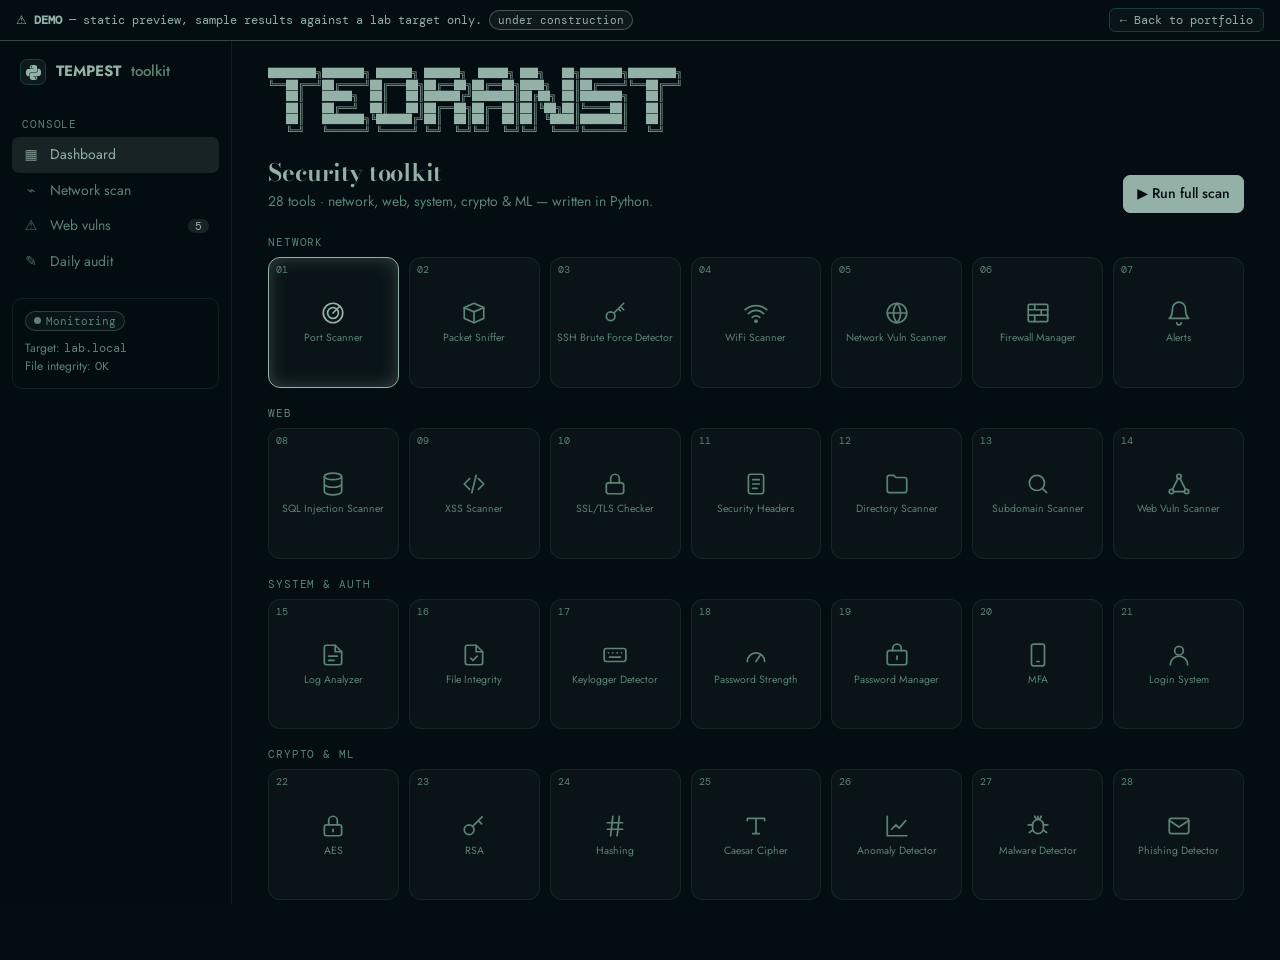
<file: demos/tempest.html>
<!doctype html>
<html lang="en">
<head>
<meta charset="utf-8" />
<meta name="viewport" content="width=device-width, initial-scale=1" />
<title>Tempest Security Toolkit — Demo</title>
<link href="https://fonts.googleapis.com/css2?family=Bodoni+Moda:ital,opsz,wght@0,6..96,400..800;1,6..96,400..800&amp;family=Jost:wght@300..700&amp;family=DM+Mono:wght@400;500&amp;display=swap" rel="stylesheet" />
<link rel="icon" href="../assets/favicon.svg" type="image/svg+xml" />
<link rel="stylesheet" href="demo.css?v=20261108j" />
<style>
  :root { --pink: #93B1A6; --violet: #93B1A6; }
  .card { backdrop-filter: blur(20px); box-shadow: inset 0 1px 0 rgba(147, 177, 166, .08); border-radius: 12px; }
  .side { background: rgba(4, 13, 18, .85); backdrop-filter: blur(20px); }
  
  .tools { display: grid; grid-template-columns: repeat(7, minmax(0, 1fr)); gap: 10px; }
  .tool { aspect-ratio: 1; border-radius: 12px; background: var(--surface); border: 1px solid var(--line); display: flex; flex-direction: column; align-items: center; justify-content: center;
    gap: 6px; text-align: center; padding: 6px; position: relative; transition: .25s; }
  .tool:hover { border-color: var(--accent); box-shadow: 0 0 22px rgba(147, 177, 166, .25); transform: translateY(-3px); }
  .tool .n { position: absolute; top: 5px; left: 7px; font: 10px var(--mono); color: var(--muted); }
  .tool .i { width: 26px; height: 26px; color: var(--text-2); } .tool .i svg { width: 100%; height: 100%; }
  .tool:hover .i, .tool.active .i { color: var(--accent); }
  .banner { font: 10px/1.15 var(--mono); color: var(--accent); margin-bottom: 18px; overflow-x: auto; white-space: pre; }
  .tool .t { font-size: 10.5px; line-height: 1.2; color: var(--text-2); }
  .tool.active { border-color: var(--accent); box-shadow: 0 0 18px rgba(147, 177, 166, .3) inset; animation: glow 2s infinite; }
  @keyframes glow { 50% { box-shadow: 0 0 4px rgba(147, 177, 166, .1) inset; } }
  .cat { font: 11px var(--mono); color: var(--muted); text-transform: uppercase; letter-spacing: .08em; margin: 18px 0 8px; }
  .term { font: 12.5px/1.75 var(--mono); background: rgba(4, 13, 18, .85); border: 1px solid var(--line); border-radius: 10px; padding: 14px; color: #5C8374; overflow: hidden; }
  .term .c { color: var(--accent); } .term .o { color: var(--ok); } .term .w { color: var(--warn); } .term .b { color: var(--pink); }
  .term p { white-space: nowrap; overflow: hidden; text-overflow: ellipsis; opacity: 0; animation: line .3s forwards; }
  .term p:nth-child(1) { animation-delay: .2s } .term p:nth-child(2) { animation-delay: .6s } .term p:nth-child(3) { animation-delay: 1s } .term p:nth-child(4) { animation-delay: 1.4s }
  .term p:nth-child(5) { animation-delay: 1.8s } .term p:nth-child(6) { animation-delay: 2.2s } .term p:nth-child(7) { animation-delay: 2.6s } .term p:nth-child(8) { animation-delay: 3s }
  .term p:nth-child(9) { animation-delay: 3.4s } .term p:nth-child(10) { animation-delay: 3.8s }
  @keyframes line { to { opacity: 1; } }
  .ring { width: 130px; height: 130px; border-radius: 50%; margin: 4px auto 10px; display: grid; place-items: center;
    background: conic-gradient(var(--pink) 0 8%, var(--warn) 8% 26%, var(--accent) 26% 100%); animation: spinIn 1.2s ease both; }
  .ring b { width: 100px; height: 100px; border-radius: 50%; background: #040D12; display: grid; place-items: center; font: 600 24px var(--mono); }
  @keyframes spinIn { from { transform: rotate(-90deg) scale(.8); opacity: 0; } }
  .sev { display: flex; justify-content: space-between; font-size: 12px; padding: 4px 0; }
  @media (max-width: 1100px) { .tools { grid-template-columns: repeat(4, 1fr); } }
  @media (max-width: 520px) { .tools { grid-template-columns: repeat(3, 1fr); } }
</style>
</head>
<body>
<div class="demo-bar">
  <span>⚠ <b>DEMO</b> — static preview, sample results against a lab target only. <span class="pill warn">under construction</span></span>
  <a href="../index.html#projects" data-back>← Back to portfolio</a>
</div>
<input type="checkbox" id="menu" class="menu-toggle" />
<label for="menu" class="menu-btn">☰</label>

<div class="shell">
  <aside class="side">
    <div class="brand"><span class="brand-mark si-mark"><svg class="si" viewBox="0 0 24 24" aria-hidden="true" focusable="false"><title>Python</title><path d="M14.25.18l.9.2.73.26.59.3.45.32.34.34.25.34.16.33.1.3.04.26.02.2-.01.13V8.5l-.05.63-.13.55-.21.46-.26.38-.3.31-.33.25-.35.19-.35.14-.33.1-.3.07-.26.04-.21.02H8.77l-.69.05-.59.14-.5.22-.41.27-.33.32-.27.35-.2.36-.15.37-.1.35-.07.32-.04.27-.02.21v3.06H3.17l-.21-.03-.28-.07-.32-.12-.35-.18-.36-.26-.36-.36-.35-.46-.32-.59-.28-.73-.21-.88-.14-1.05-.05-1.23.06-1.22.16-1.04.24-.87.32-.71.36-.57.4-.44.42-.33.42-.24.4-.16.36-.1.32-.05.24-.01h.16l.06.01h8.16v-.83H6.18l-.01-2.75-.02-.37.05-.34.11-.31.17-.28.25-.26.31-.23.38-.2.44-.18.51-.15.58-.12.64-.1.71-.06.77-.04.84-.02 1.27.05zm-6.3 1.98l-.23.33-.08.41.08.41.23.34.33.22.41.09.41-.09.33-.22.23-.34.08-.41-.08-.41-.23-.33-.33-.22-.41-.09-.41.09zm13.09 3.95l.28.06.32.12.35.18.36.27.36.35.35.47.32.59.28.73.21.88.14 1.04.05 1.23-.06 1.23-.16 1.04-.24.86-.32.71-.36.57-.4.45-.42.33-.42.24-.4.16-.36.09-.32.05-.24.02-.16-.01h-8.22v.82h5.84l.01 2.76.02.36-.05.34-.11.31-.17.29-.25.25-.31.24-.38.2-.44.17-.51.15-.58.13-.64.09-.71.07-.77.04-.84.01-1.27-.04-1.07-.14-.9-.2-.73-.25-.59-.3-.45-.33-.34-.34-.25-.34-.16-.33-.1-.3-.04-.25-.02-.2.01-.13v-5.34l.05-.64.13-.54.21-.46.26-.38.3-.32.33-.24.35-.2.35-.14.33-.1.3-.06.26-.04.21-.02.13-.01h5.84l.69-.05.59-.14.5-.21.41-.28.33-.32.27-.35.2-.36.15-.36.1-.35.07-.32.04-.28.02-.21V6.07h2.09l.14.01zm-6.47 14.25l-.23.33-.08.41.08.41.23.33.33.23.41.08.41-.08.33-.23.23-.33.08-.41-.08-.41-.23-.33-.33-.23-.41-.08-.41.08z"/></svg></span>TEMPEST <em>toolkit</em></div>
    <div class="nav-label">Console</div>
    <a href="#p1" class="default-link"><span class="ic">▦</span>Dashboard</a>
    <a href="#p2"><span class="ic">⌁</span>Network scan</a>
    <a href="#p3"><span class="ic">⚠</span>Web vulns <span class="count">5</span></a>
    <a href="#p4"><span class="ic">✎</span>Daily audit</a>
    <div class="status">
      <div class="row"><span class="pill ok"><span class="dot pulse"></span>Monitoring</span></div>
      <p style="margin-top:8px">Target: <span class="mono">lab.local</span><br>File integrity: <span class="mono">OK</span></p>
    </div>
  </aside>

  <main class="main pages">
    <!-- DASHBOARD -->
    <section class="page default" id="p1">
      <pre class="banner" aria-label="TEMPEST">████████╗███████╗ ██████╗ ██████╗  █████╗ ███╗   ██╗███████╗████████╗
╚══██╔══╝██╔════╝██╔═══██╗██╔══██╗██╔══██╗████╗  ██║██╔════╝╚══██╔══╝
   ██║   █████╗  ██║   ██║██████╔╝███████║██╔██╗ ██║███████╗   ██║
   ██║   ██╔══╝  ██║   ██║██╔══██╗██╔══██║██║╚██╗██║╚════██║   ██║
   ██║   ███████╗╚██████╔╝██║  ██║██║  ██║██║ ╚████║███████║   ██║
   ╚═╝   ╚══════╝ ╚═════╝ ╚═╝  ╚═╝╚═╝  ╚═╝╚═╝  ╚═══╝╚══════╝   ╚═╝</pre>
      <div class="head"><div><h1>Security toolkit</h1><p>28 tools · network, web, system, crypto &amp; ML — written in Python.</p></div><span class="btn primary">▶ Run full scan</span></div>

      <div class="cat">Network</div>
      <div class="tools">
        <div class="tool active"><span class="n">01</span><span class="i"><svg viewBox="0 0 24 24" fill="none" stroke="currentColor" stroke-width="1.6" stroke-linecap="round" stroke-linejoin="round"><circle cx="12" cy="12" r="9"/><circle cx="12" cy="12" r="5"/><path d="M12 12 18 6"/></svg></span><span class="t">Port Scanner</span></div>
        <div class="tool"><span class="n">02</span><span class="i"><svg viewBox="0 0 24 24" fill="none" stroke="currentColor" stroke-width="1.6" stroke-linecap="round" stroke-linejoin="round"><path d="M3 7l9-4 9 4-9 4z"/><path d="M3 7v10l9 4 9-4V7"/><path d="M12 11v10"/></svg></span><span class="t">Packet Sniffer</span></div>
        <div class="tool"><span class="n">03</span><span class="i"><svg viewBox="0 0 24 24" fill="none" stroke="currentColor" stroke-width="1.6" stroke-linecap="round" stroke-linejoin="round"><circle cx="8" cy="15" r="4"/><path d="m11 12 9-9M17 6l3 3M15 8l2 2"/></svg></span><span class="t">SSH Brute Force Detector</span></div>
        <div class="tool"><span class="n">04</span><span class="i"><svg viewBox="0 0 24 24" fill="none" stroke="currentColor" stroke-width="1.6" stroke-linecap="round" stroke-linejoin="round"><path d="M2 9a15 15 0 0 1 20 0M5 12.5a10 10 0 0 1 14 0M8.5 16a5 5 0 0 1 7 0"/><circle cx="12" cy="19.5" r="1"/></svg></span><span class="t">WiFi Scanner</span></div>
        <div class="tool"><span class="n">05</span><span class="i"><svg viewBox="0 0 24 24" fill="none" stroke="currentColor" stroke-width="1.6" stroke-linecap="round" stroke-linejoin="round"><circle cx="12" cy="12" r="9"/><path d="M3 12h18M12 3a14 14 0 0 1 0 18M12 3a14 14 0 0 0 0 18"/></svg></span><span class="t">Network Vuln Scanner</span></div>
        <div class="tool"><span class="n">06</span><span class="i"><svg viewBox="0 0 24 24" fill="none" stroke="currentColor" stroke-width="1.6" stroke-linecap="round" stroke-linejoin="round"><rect x="3" y="4" width="18" height="16" rx="1"/><path d="M3 9h18M3 14h18M9 4v5M15 9v5M9 14v6"/></svg></span><span class="t">Firewall Manager</span></div>
        <div class="tool"><span class="n">07</span><span class="i"><svg viewBox="0 0 24 24" fill="none" stroke="currentColor" stroke-width="1.6" stroke-linecap="round" stroke-linejoin="round"><path d="M6 8a6 6 0 0 1 12 0c0 7 3 9 3 9H3s3-2 3-9"/><path d="M10 21a2 2 0 0 0 4 0"/></svg></span><span class="t">Alerts</span></div>
      </div>
      <div class="cat">Web</div>
      <div class="tools">
        <div class="tool"><span class="n">08</span><span class="i"><svg viewBox="0 0 24 24" fill="none" stroke="currentColor" stroke-width="1.6" stroke-linecap="round" stroke-linejoin="round"><ellipse cx="12" cy="5" rx="8" ry="3"/><path d="M4 5v14c0 1.7 3.6 3 8 3s8-1.3 8-3V5M4 12c0 1.7 3.6 3 8 3s8-1.3 8-3"/></svg></span><span class="t">SQL Injection Scanner</span></div>
        <div class="tool"><span class="n">09</span><span class="i"><svg viewBox="0 0 24 24" fill="none" stroke="currentColor" stroke-width="1.6" stroke-linecap="round" stroke-linejoin="round"><path d="m8 7-5 5 5 5M16 7l5 5-5 5M14 4l-4 16"/></svg></span><span class="t">XSS Scanner</span></div>
        <div class="tool"><span class="n">10</span><span class="i"><svg viewBox="0 0 24 24" fill="none" stroke="currentColor" stroke-width="1.6" stroke-linecap="round" stroke-linejoin="round"><rect x="4" y="11" width="16" height="10" rx="2"/><path d="M8 11V7a4 4 0 0 1 8 0v4"/></svg></span><span class="t">SSL/TLS Checker</span></div>
        <div class="tool"><span class="n">11</span><span class="i"><svg viewBox="0 0 24 24" fill="none" stroke="currentColor" stroke-width="1.6" stroke-linecap="round" stroke-linejoin="round"><rect x="5" y="3" width="14" height="18" rx="2"/><path d="M9 8h6M9 12h6M9 16h4"/></svg></span><span class="t">Security Headers</span></div>
        <div class="tool"><span class="n">12</span><span class="i"><svg viewBox="0 0 24 24" fill="none" stroke="currentColor" stroke-width="1.6" stroke-linecap="round" stroke-linejoin="round"><path d="M3 6a2 2 0 0 1 2-2h4l2 2h8a2 2 0 0 1 2 2v10a2 2 0 0 1-2 2H5a2 2 0 0 1-2-2z"/></svg></span><span class="t">Directory Scanner</span></div>
        <div class="tool"><span class="n">13</span><span class="i"><svg viewBox="0 0 24 24" fill="none" stroke="currentColor" stroke-width="1.6" stroke-linecap="round" stroke-linejoin="round"><circle cx="11" cy="11" r="7"/><path d="m20 20-4-4"/></svg></span><span class="t">Subdomain Scanner</span></div>
        <div class="tool"><span class="n">14</span><span class="i"><svg viewBox="0 0 24 24" fill="none" stroke="currentColor" stroke-width="1.6" stroke-linecap="round" stroke-linejoin="round"><circle cx="12" cy="5" r="2"/><circle cx="5" cy="19" r="2"/><circle cx="19" cy="19" r="2"/><path d="M11 7 6 17M13 7l5 10M7 19h10"/></svg></span><span class="t">Web Vuln Scanner</span></div>
      </div>
      <div class="cat">System &amp; auth</div>
      <div class="tools">
        <div class="tool"><span class="n">15</span><span class="i"><svg viewBox="0 0 24 24" fill="none" stroke="currentColor" stroke-width="1.6" stroke-linecap="round" stroke-linejoin="round"><path d="M14 3H6a2 2 0 0 0-2 2v14a2 2 0 0 0 2 2h12a2 2 0 0 0 2-2V9z"/><path d="M14 3v6h6M8 13h8M8 17h5"/></svg></span><span class="t">Log Analyzer</span></div>
        <div class="tool"><span class="n">16</span><span class="i"><svg viewBox="0 0 24 24" fill="none" stroke="currentColor" stroke-width="1.6" stroke-linecap="round" stroke-linejoin="round"><path d="M14 3H6a2 2 0 0 0-2 2v14a2 2 0 0 0 2 2h12a2 2 0 0 0 2-2V9z"/><path d="M14 3v6h6M9 15l2 2 4-4"/></svg></span><span class="t">File Integrity</span></div>
        <div class="tool"><span class="n">17</span><span class="i"><svg viewBox="0 0 24 24" fill="none" stroke="currentColor" stroke-width="1.6" stroke-linecap="round" stroke-linejoin="round"><rect x="2" y="6" width="20" height="12" rx="2"/><path d="M6 10h.01M10 10h.01M14 10h.01M18 10h.01M7 14h10"/></svg></span><span class="t">Keylogger Detector</span></div>
        <div class="tool"><span class="n">18</span><span class="i"><svg viewBox="0 0 24 24" fill="none" stroke="currentColor" stroke-width="1.6" stroke-linecap="round" stroke-linejoin="round"><path d="M4 18a8 8 0 1 1 16 0"/><path d="m12 18 4-6"/></svg></span><span class="t">Password Strength</span></div>
        <div class="tool"><span class="n">19</span><span class="i"><svg viewBox="0 0 24 24" fill="none" stroke="currentColor" stroke-width="1.6" stroke-linecap="round" stroke-linejoin="round"><rect x="3" y="8" width="18" height="13" rx="2"/><path d="M8 8V6a4 4 0 0 1 8 0v2M12 13v3"/></svg></span><span class="t">Password Manager</span></div>
        <div class="tool"><span class="n">20</span><span class="i"><svg viewBox="0 0 24 24" fill="none" stroke="currentColor" stroke-width="1.6" stroke-linecap="round" stroke-linejoin="round"><rect x="6" y="2" width="12" height="20" rx="2"/><path d="M11 18h2"/></svg></span><span class="t">MFA</span></div>
        <div class="tool"><span class="n">21</span><span class="i"><svg viewBox="0 0 24 24" fill="none" stroke="currentColor" stroke-width="1.6" stroke-linecap="round" stroke-linejoin="round"><circle cx="12" cy="8" r="4"/><path d="M4 21a8 8 0 0 1 16 0"/></svg></span><span class="t">Login System</span></div>
      </div>
      <div class="cat">Crypto &amp; ML</div>
      <div class="tools">
        <div class="tool"><span class="n">22</span><span class="i"><svg viewBox="0 0 24 24" fill="none" stroke="currentColor" stroke-width="1.6" stroke-linecap="round" stroke-linejoin="round"><rect x="4" y="11" width="16" height="10" rx="2"/><path d="M8 11V7a4 4 0 0 1 8 0v4M12 15v2"/></svg></span><span class="t">AES</span></div>
        <div class="tool"><span class="n">23</span><span class="i"><svg viewBox="0 0 24 24" fill="none" stroke="currentColor" stroke-width="1.6" stroke-linecap="round" stroke-linejoin="round"><circle cx="7.5" cy="15.5" r="4.5"/><path d="m10.5 12.5 9-9M16 7l3 3"/></svg></span><span class="t">RSA</span></div>
        <div class="tool"><span class="n">24</span><span class="i"><svg viewBox="0 0 24 24" fill="none" stroke="currentColor" stroke-width="1.6" stroke-linecap="round" stroke-linejoin="round"><path d="M5 9h14M5 15h14M10 3 8 21M16 3l-2 18"/></svg></span><span class="t">Hashing</span></div>
        <div class="tool"><span class="n">25</span><span class="i"><svg viewBox="0 0 24 24" fill="none" stroke="currentColor" stroke-width="1.6" stroke-linecap="round" stroke-linejoin="round"><path d="M4 7V5h16v2M9 19h6M12 5v14"/></svg></span><span class="t">Caesar Cipher</span></div>
        <div class="tool"><span class="n">26</span><span class="i"><svg viewBox="0 0 24 24" fill="none" stroke="currentColor" stroke-width="1.6" stroke-linecap="round" stroke-linejoin="round"><path d="M3 3v18h18"/><path d="m7 15 4-4 3 3 6-7"/></svg></span><span class="t">Anomaly Detector</span></div>
        <div class="tool"><span class="n">27</span><span class="i"><svg viewBox="0 0 24 24" fill="none" stroke="currentColor" stroke-width="1.6" stroke-linecap="round" stroke-linejoin="round"><rect x="7" y="6" width="10" height="13" rx="5"/><path d="M12 6V3M7 11H3M21 11h-4M7 16l-3 2M17 16l3 2M9 3l1.5 3M15 3l-1.5 3"/></svg></span><span class="t">Malware Detector</span></div>
        <div class="tool"><span class="n">28</span><span class="i"><svg viewBox="0 0 24 24" fill="none" stroke="currentColor" stroke-width="1.6" stroke-linecap="round" stroke-linejoin="round"><rect x="3" y="5" width="18" height="14" rx="2"/><path d="m3 7 9 6 9-6"/></svg></span><span class="t">Phishing Detector</span></div>
      </div>
    </section>

    <!-- NETWORK SCAN -->
    <section class="page" id="p2">
      <div class="head"><div><h1>Port scanner</h1><p>Target <span class="mono">lab.local</span> (own lab VM)</p></div><span class="pill acc"><span class="dot pulse"></span>scan complete</span></div>
      <div class="grid g2">
        <div class="term">
          <p><span class="c">tempest</span> scan --ports 1-1024 lab.local</p>
          <p>[*] resolving lab.local → 192.168.56.10</p>
          <p>[*] TCP connect scan · 1024 ports · 200 threads</p>
          <p><span class="o">[+] 22/tcp   open   ssh     OpenSSH 9.6</span></p>
          <p><span class="o">[+] 80/tcp   open   http    nginx 1.24</span></p>
          <p><span class="o">[+] 443/tcp  open   https   nginx 1.24</span></p>
          <p><span class="w">[!] 3306/tcp open   mysql   exposed to LAN</span></p>
          <p>[*] 1021 closed · 0 filtered</p>
          <p><span class="b">[!] 1 finding: database port reachable</span></p>
          <p>[✓] report saved → reports/lab.local.json</p>
        </div>
        <div class="card"><h3>Open services</h3>
          <table><tr><th>Port</th><th>Service</th><th>Risk</th></tr>
            <tr><td class="mono">22</td><td>SSH</td><td><span class="pill ok">low · key auth</span></td></tr>
            <tr><td class="mono">80</td><td>HTTP</td><td><span class="pill warn">redirect to 443</span></td></tr>
            <tr><td class="mono">443</td><td>HTTPS</td><td><span class="pill ok">TLS 1.3</span></td></tr>
            <tr><td class="mono">3306</td><td>MySQL</td><td><span class="pill bad">high · close it</span></td></tr></table></div>
      </div>
    </section>

    <!-- WEB VULNS -->
    <section class="page" id="p3">
      <div class="head"><div><h1>Web vulnerability summary</h1><p>DVWA practice target · sample report</p></div></div>
      <div class="grid g3">
        <div class="card" style="text-align:center"><h3>Findings</h3><div class="ring"><b>5</b></div>
          <div class="sev"><span style="color:var(--pink)">● Critical</span><b>1</b></div>
          <div class="sev"><span style="color:var(--warn)">● Medium</span><b>2</b></div>
          <div class="sev"><span style="color:var(--accent)">● Low</span><b>2</b></div></div>
        <div class="card" style="grid-column: span 2"><h3>Details</h3>
          <table><tr><th>Check</th><th>Endpoint</th><th>Severity</th></tr>
            <tr><td>SQL injection</td><td class="mono">/vulnerabilities/sqli/?id=</td><td><span class="pill bad">critical</span></td></tr>
            <tr><td>Reflected XSS</td><td class="mono">/vulnerabilities/xss_r/</td><td><span class="pill warn">medium</span></td></tr>
            <tr><td>Missing CSP header</td><td class="mono">/</td><td><span class="pill warn">medium</span></td></tr>
            <tr><td>X-Frame-Options missing</td><td class="mono">/</td><td><span class="pill info">low</span></td></tr>
            <tr><td>Directory listing</td><td class="mono">/backup/</td><td><span class="pill info">low</span></td></tr></table></div>
      </div>
    </section>

    <!-- DAILY AUDIT -->
    <section class="page" id="p4">
      <div class="head"><div><h1>Daily audit log</h1><p>Auditor: Ashwin · Tempest development environment</p></div><span class="pill ok">all checks passed</span></div>
      <div class="card"><table>
        <tr><th>Check</th><th>Status</th><th>Notes</th></tr>
        <tr><td>Authentication logs reviewed</td><td><span class="pill ok">✓ done</span></td><td class="muted">no anomalies</td></tr>
        <tr><td>Failed login attempts</td><td><span class="pill ok">✓ none</span></td><td class="muted">no failed SSH attempts</td></tr>
        <tr><td>Unknown IP addresses</td><td><span class="pill ok">✓ none</span></td><td class="muted">no external access</td></tr>
        <tr><td>File integrity baseline</td><td><span class="pill ok">✓ match</span></td><td class="muted">SHA-256 of 412 files</td></tr>
        <tr><td>Firewall rules</td><td><span class="pill ok">✓ unchanged</span></td><td class="muted">default deny inbound</td></tr>
        <tr><td>Package updates</td><td><span class="pill warn">3 pending</span></td><td class="muted">scheduled for maintenance window</td></tr>
      </table></div>
    </section>
  </main>
</div>
<script src="back.js"></script>
</body>
</html>
</file>
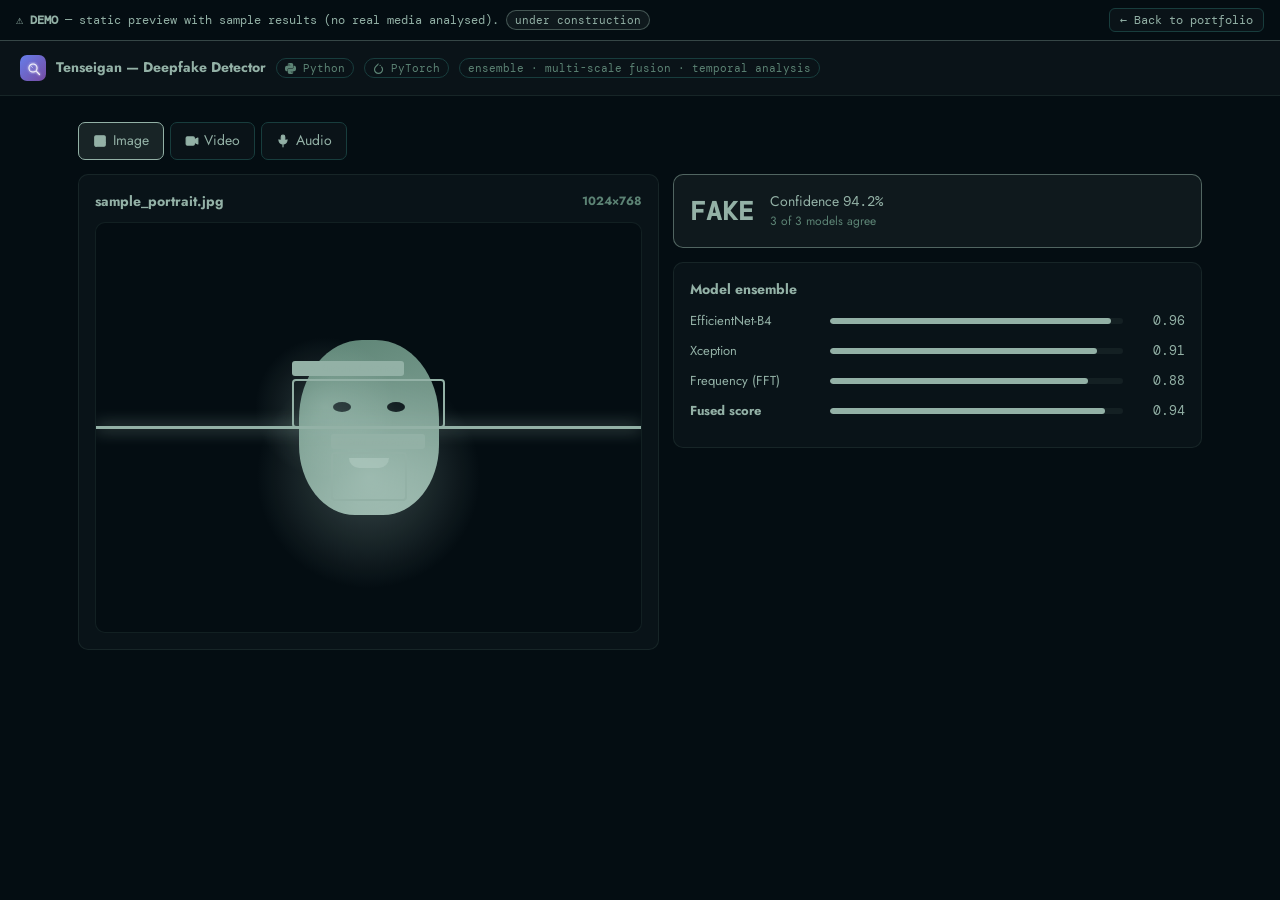
<file: demos/tenseigan.html>
<!doctype html>
<html lang="en">
<head>
<meta charset="utf-8" />
<meta name="viewport" content="width=device-width, initial-scale=1" />
<title>Tenseigan — Demo</title>
<link href="https://fonts.googleapis.com/css2?family=Bodoni+Moda:ital,opsz,wght@0,6..96,400..800;1,6..96,400..800&amp;family=Jost:wght@300..700&amp;family=DM+Mono:wght@400;500&amp;display=swap" rel="stylesheet" />
<link rel="icon" href="../assets/favicon.svg" type="image/svg+xml" />
<link rel="stylesheet" href="demo.css?v=20261108j" />
<style>
  
  .top { display: flex; gap: 10px; align-items: center; padding: 14px 20px; border-bottom: 1px solid var(--line); background: var(--surface); flex-wrap: wrap; }
  .wrap { max-width: 1160px; margin: 0 auto; padding: 26px 18px 60px; }
  .tabs { display: flex; gap: 6px; margin-bottom: 14px; }
  .tabs label { padding: 7px 14px; border-radius: 7px; border: 1px solid var(--line-2); cursor: pointer; background: var(--surface); }
  #t-img:checked ~ .tabs label[for="t-img"], #t-vid:checked ~ .tabs label[for="t-vid"], #t-aud:checked ~ .tabs label[for="t-aud"] { background: var(--accent-soft); border-color: var(--accent); color: var(--accent); }
  .tabs-r { display: none; }
  .panel { display: none; }
  #t-img:checked ~ .panels .p-img, #t-vid:checked ~ .panels .p-vid, #t-aud:checked ~ .panels .p-aud { display: grid; }
  .an { grid-template-columns: 1.1fr 1fr; gap: 14px; }
  .frame { position: relative; aspect-ratio: 4/3; border-radius: var(--r); overflow: hidden; border: 1px solid var(--line);
    background: radial-gradient(circle at 50% 40%, #040D12, #040D12 70%); display: grid; place-items: center; }
  .face { width: 140px; height: 175px; border-radius: 45% 45% 40% 40%; background: linear-gradient(160deg, #5C8374, #93B1A6); position: relative; }
  .face::before, .face::after { content: ""; position: absolute; top: 62px; width: 18px; height: 10px; border-radius: 50%; background: #040D12; }
  .face::before { left: 34px; } .face::after { right: 34px; }
  .face i { position: absolute; left: 50%; top: 118px; width: 40px; height: 10px; transform: translateX(-50%); border-radius: 0 0 20px 20px; background: #93B1A6; }
  .box { position: absolute; border: 2px solid var(--bad); border-radius: 4px; }
  .box span { position: absolute; top: -20px; left: -2px; font: 600 10px var(--mono); background: var(--bad); color: #93B1A6; padding: 1px 5px; border-radius: 3px; white-space: nowrap; }
  .scan { position: absolute; left: 0; right: 0; height: 3px; background: var(--accent); box-shadow: 0 0 16px var(--accent); animation: sc 2.4s ease-in-out infinite alternate; }
  @keyframes sc { from { top: 0; } to { top: calc(100% - 3px); } }
  .heat { position: absolute; inset: 0; background: radial-gradient(circle at 50% 62%, rgba(147, 177, 166, .35), transparent 30%), radial-gradient(circle at 42% 45%, rgba(147, 177, 166, .25), transparent 18%); mix-blend-mode: screen; animation: pulse 2s infinite; }
  .verdict { display: flex; align-items: center; gap: 16px; padding: 16px; border-radius: var(--r); border: 1px solid rgba(147, 177, 166, .5); background: rgba(147, 177, 166, .08); margin-bottom: 14px; }
  .verdict.real { border-color: rgba(92, 131, 116, .5); background: rgba(92, 131, 116, .08); }
  .verdict b { font: 700 26px var(--mono); color: var(--bad); }
  .verdict.real b { color: var(--ok); }
  .model { display: grid; grid-template-columns: 130px 1fr 52px; gap: 10px; align-items: center; margin-bottom: 10px; font-size: 13px; }
  .model .mono { text-align: right; }
  .frames { display: flex; gap: 4px; align-items: flex-end; height: 90px; }
  .frames i { flex: 1; border-radius: 2px 2px 0 0; background: var(--ok); }
  .frames i.f { background: var(--bad); }
  .wave { display: flex; gap: 2px; align-items: center; height: 120px; }
  .wave i { flex: 1; background: var(--accent); border-radius: 2px; animation: wv 1.2s ease-in-out infinite alternate; }
  @keyframes wv { from { transform: scaleY(.3); } to { transform: scaleY(1); } }
  @media (max-width: 860px) { .an { grid-template-columns: 1fr; } }
</style>
</head>
<body>
<div class="demo-bar">
  <span>⚠ <b>DEMO</b> — static preview with sample results (no real media analysed). <span class="pill warn">under construction</span></span>
  <a href="../index.html#projects" data-back>← Back to portfolio</a>
</div>
<div class="top"><img class="brand-logo" src="../assets/logos/tenseigan.svg" alt=""><b>Tenseigan — Deepfake Detector</b><span class="pill"><svg class="si" viewBox="0 0 24 24" aria-hidden="true" focusable="false"><title>Python</title><path d="M14.25.18l.9.2.73.26.59.3.45.32.34.34.25.34.16.33.1.3.04.26.02.2-.01.13V8.5l-.05.63-.13.55-.21.46-.26.38-.3.31-.33.25-.35.19-.35.14-.33.1-.3.07-.26.04-.21.02H8.77l-.69.05-.59.14-.5.22-.41.27-.33.32-.27.35-.2.36-.15.37-.1.35-.07.32-.04.27-.02.21v3.06H3.17l-.21-.03-.28-.07-.32-.12-.35-.18-.36-.26-.36-.36-.35-.46-.32-.59-.28-.73-.21-.88-.14-1.05-.05-1.23.06-1.22.16-1.04.24-.87.32-.71.36-.57.4-.44.42-.33.42-.24.4-.16.36-.1.32-.05.24-.01h.16l.06.01h8.16v-.83H6.18l-.01-2.75-.02-.37.05-.34.11-.31.17-.28.25-.26.31-.23.38-.2.44-.18.51-.15.58-.12.64-.1.71-.06.77-.04.84-.02 1.27.05zm-6.3 1.98l-.23.33-.08.41.08.41.23.34.33.22.41.09.41-.09.33-.22.23-.34.08-.41-.08-.41-.23-.33-.33-.22-.41-.09-.41.09zm13.09 3.95l.28.06.32.12.35.18.36.27.36.35.35.47.32.59.28.73.21.88.14 1.04.05 1.23-.06 1.23-.16 1.04-.24.86-.32.71-.36.57-.4.45-.42.33-.42.24-.4.16-.36.09-.32.05-.24.02-.16-.01h-8.22v.82h5.84l.01 2.76.02.36-.05.34-.11.31-.17.29-.25.25-.31.24-.38.2-.44.17-.51.15-.58.13-.64.09-.71.07-.77.04-.84.01-1.27-.04-1.07-.14-.9-.2-.73-.25-.59-.3-.45-.33-.34-.34-.25-.34-.16-.33-.1-.3-.04-.25-.02-.2.01-.13v-5.34l.05-.64.13-.54.21-.46.26-.38.3-.32.33-.24.35-.2.35-.14.33-.1.3-.06.26-.04.21-.02.13-.01h5.84l.69-.05.59-.14.5-.21.41-.28.33-.32.27-.35.2-.36.15-.36.1-.35.07-.32.04-.28.02-.21V6.07h2.09l.14.01zm-6.47 14.25l-.23.33-.08.41.08.41.23.33.33.23.41.08.41-.08.33-.23.23-.33.08-.41-.08-.41-.23-.33-.33-.23-.41-.08-.41.08z"/></svg>Python</span><span class="pill"><svg class="si" viewBox="0 0 24 24" aria-hidden="true" focusable="false"><title>PyTorch</title><path d="M12.005 0L4.952 7.053a9.865 9.865 0 000 14.022 9.866 9.866 0 0014.022 0c3.984-3.9 3.986-10.205.085-14.023l-1.744 1.743c2.904 2.905 2.904 7.634 0 10.538s-7.634 2.904-10.538 0-2.904-7.634 0-10.538l4.647-4.646.582-.665zm3.568 3.899a1.327 1.327 0 00-1.327 1.327 1.327 1.327 0 001.327 1.328A1.327 1.327 0 0016.9 5.226 1.327 1.327 0 0015.573 3.9z"/></svg>PyTorch</span><span class="pill">ensemble · multi-scale fusion · temporal analysis</span></div>

<div class="wrap">
  <input type="radio" name="t" id="t-img" class="tabs-r" checked />
  <input type="radio" name="t" id="t-vid" class="tabs-r" />
  <input type="radio" name="t" id="t-aud" class="tabs-r" />
  <div class="tabs"><label for="t-img"><svg class="si" viewBox="0 0 24 24" fill="none" stroke="currentColor" stroke-width="2" stroke-linecap="round" stroke-linejoin="round"><rect x="3" y="3" width="18" height="18" rx="2"/><circle cx="9" cy="9" r="2"/><path d="m21 15-5-5L5 21"/></svg>Image</label><label for="t-vid"><svg class="si" viewBox="0 0 24 24" fill="none" stroke="currentColor" stroke-width="2" stroke-linecap="round" stroke-linejoin="round"><rect x="2" y="5" width="14" height="14" rx="2"/><path d="m16 10 6-3v10l-6-3z"/></svg>Video</label><label for="t-aud"><svg class="si" viewBox="0 0 24 24" fill="none" stroke="currentColor" stroke-width="2" stroke-linecap="round" stroke-linejoin="round"><rect x="9" y="2" width="6" height="12" rx="3"/><path d="M5 10a7 7 0 0 0 14 0M12 17v5"/></svg>Audio</label></div>

  <div class="panels">
    <!-- IMAGE -->
    <div class="panel an p-img">
      <div class="card"><h3>sample_portrait.jpg <span class="muted small">1024×768</span></h3>
        <div class="frame"><div class="face"><i></i></div><div class="heat"></div>
          <div class="box" style="left:43%;top:56%;width:14%;height:12%"><span>blend artefact</span></div>
          <div class="box" style="left:36%;top:38%;width:28%;height:12%"><span>eye inconsistency</span></div>
          <div class="scan"></div></div></div>
      <div>
        <div class="verdict"><b>FAKE</b><div><div>Confidence <span class="mono">94.2%</span></div><div class="small muted">3 of 3 models agree</div></div></div>
        <div class="card"><h3>Model ensemble</h3>
          <div class="model"><span>EfficientNet-B4</span><div class="bar"><i style="width:96%;background:var(--bad)"></i></div><span class="mono">0.96</span></div>
          <div class="model"><span>Xception</span><div class="bar"><i style="width:91%;background:var(--bad)"></i></div><span class="mono">0.91</span></div>
          <div class="model"><span>Frequency (FFT)</span><div class="bar"><i style="width:88%;background:var(--bad)"></i></div><span class="mono">0.88</span></div>
          <div class="model"><span><b>Fused score</b></span><div class="bar"><i style="width:94%;background:var(--bad)"></i></div><span class="mono">0.94</span></div></div>
      </div>
    </div>

    <!-- VIDEO -->
    <div class="panel an p-vid">
      <div class="card"><h3>interview_clip.mp4 <span class="muted small">00:12 · 300 frames</span></h3>
        <p class="small muted" style="margin-bottom:8px">Per-frame fake score (red = suspicious)</p>
        <div class="frames">
          <i style="height:20%"></i><i style="height:18%"></i><i style="height:22%"></i><i style="height:25%"></i><i class="f" style="height:70%"></i><i class="f" style="height:82%"></i><i class="f" style="height:78%"></i><i style="height:30%"></i>
          <i style="height:24%"></i><i style="height:19%"></i><i style="height:21%"></i><i class="f" style="height:66%"></i><i class="f" style="height:74%"></i><i style="height:28%"></i><i style="height:20%"></i><i style="height:23%"></i>
          <i style="height:18%"></i><i style="height:26%"></i><i style="height:22%"></i><i style="height:20%"></i></div>
        <p class="small muted" style="margin-top:8px">Temporal analysis flags 2 segments: 00:02.4–00:03.6 and 00:06.8–00:07.6</p></div>
      <div><div class="verdict"><b>FAKE</b><div><div>Confidence <span class="mono">81.7%</span></div><div class="small muted">face-swap in 2 segments</div></div></div>
        <div class="card"><h3>Signals</h3><div class="gate row"><span class="pill bad">lip-sync drift</span><span class="pill bad">flicker on jawline</span><span class="pill ok">lighting consistent</span><span class="pill ok">no compression mismatch</span></div></div></div>
    </div>

    <!-- AUDIO -->
    <div class="panel an p-aud">
      <div class="card"><h3>voice_note.wav <span class="muted small">00:08 · 16 kHz</span></h3>
        <div class="wave">
          <i style="height:30%"></i><i style="height:60%;animation-delay:-.2s"></i><i style="height:45%;animation-delay:-.5s"></i><i style="height:80%;animation-delay:-.1s"></i><i style="height:50%;animation-delay:-.7s"></i><i style="height:70%;animation-delay:-.3s"></i>
          <i style="height:40%;animation-delay:-.6s"></i><i style="height:90%;animation-delay:-.4s"></i><i style="height:55%;animation-delay:-.8s"></i><i style="height:35%;animation-delay:-.2s"></i><i style="height:65%;animation-delay:-.9s"></i><i style="height:48%;animation-delay:-.1s"></i>
          <i style="height:72%;animation-delay:-.5s"></i><i style="height:38%;animation-delay:-.3s"></i><i style="height:58%;animation-delay:-.6s"></i><i style="height:44%;animation-delay:-.7s"></i><i style="height:62%;animation-delay:-.2s"></i><i style="height:33%;animation-delay:-.4s"></i></div></div>
      <div><div class="verdict real"><b>REAL</b><div><div>Confidence <span class="mono">89.4%</span></div><div class="small muted">natural breathing &amp; room noise</div></div></div>
        <div class="card"><h3>Model ensemble</h3>
          <div class="model"><span>Spectrogram CNN</span><div class="bar"><i style="width:12%;background:var(--ok)"></i></div><span class="mono">0.12</span></div>
          <div class="model"><span>Wav2Vec features</span><div class="bar"><i style="width:9%;background:var(--ok)"></i></div><span class="mono">0.09</span></div>
          <div class="model"><span><b>Fused score</b></span><div class="bar"><i style="width:11%;background:var(--ok)"></i></div><span class="mono">0.11</span></div></div></div>
    </div>
  </div>
</div>
<script src="back.js"></script>
</body>
</html>
</file>
<file: style.css>
/* ============ PALETTE: "Studio Concrete" ============ */
/* #93B1A6 charcoal · #5C8374 slate · #183D3D concrete · #040D12 off-white · #93B1A6 signal orange */
:root {
  /* Studio Concrete — the only five colours on this site */
  --c-charcoal: #93B1A6; --c-slate: #5C8374; --c-concrete: #183D3D; --c-white: #040D12; --c-orange: #93B1A6;
  --bg: #040D12;
  --bg-2: rgba(24, 61, 61, 0.35);
  --card: #040D12;
  --border: #183D3D;
  --border-2: rgba(92, 131, 116, 0.45);
  --text: #93B1A6;
  --muted: #5C8374;
  --accent: #93B1A6;
  --accent-ink: #93B1A6;   /* small text stays charcoal; orange marks it with a line / dot / border */
  --ink: #93B1A6;
  --violet: #93B1A6;
  --violet-d: #93B1A6;
  --cyan: #5C8374;
  --pink: #93B1A6;
  --lime: #93B1A6;
  --amber: #93B1A6;
  --red: #93B1A6;
  --info: #5C8374;
  --grad: linear-gradient(var(--accent), var(--accent));
  --serif: "Bodoni Moda", Didot, "Bodoni 72", "Times New Roman", serif;
  --sans: "Jost", "Futura", system-ui, sans-serif;
  --mono: "DM Mono", ui-monospace, monospace;
}

* { box-sizing: border-box; margin: 0; padding: 0; }
html { scroll-behavior: smooth; }
body {
  font-family: var(--sans);
  background: var(--bg);
  color: var(--text);
  line-height: 1.65;
  overflow-x: hidden;
}

a { color: var(--cyan); text-decoration: none; }
::selection { background: var(--accent); color: #93B1A6; }

.cursor-glow { display: none; }
.progress {
  position: fixed; top: 0; left: 0; height: 3px; width: 100%; z-index: 50;
  background: var(--grad); background-size: 200% 100%;
  transform-origin: 0 50%; transform: scaleX(0);
  animation: gradShift 4s linear infinite;
}
@keyframes gradShift { to { background-position: 200% 0; } }

/* ============ NAV ============ */
.nav {
  position: sticky; top: 0; z-index: 20;
  display: flex; align-items: center; justify-content: space-between;
  padding: 14px clamp(16px, 5vw, 64px);
  background: rgba(4, 13, 18, 0.88); backdrop-filter: blur(14px);
  border-bottom: 1px solid var(--border);
  animation: dropIn 0.8s ease both;
}
@keyframes dropIn { from { transform: translateY(-100%); opacity: 0; } }
.logo { font-family: var(--mono); font-weight: 600; color: var(--text); }
.logo .prompt { color: var(--lime); }
.blink { color: var(--cyan); animation: blink 1s steps(1) infinite; }
@keyframes blink { 50% { opacity: 0; } }
.nav nav { display: flex; gap: 30px; }
.nav nav a { color: var(--muted); font-size: 0.95rem; position: relative; transition: color 0.2s; }
.nav nav a::after {
  content: ""; position: absolute; left: 0; bottom: -4px; height: 2px; width: 100%;
  background: var(--accent); transform: scaleX(0); transform-origin: right; transition: transform 0.3s;
}
.nav nav a:hover, .nav nav a.active { color: var(--text); }
.nav nav a:hover::after, .nav nav a.active::after { transform: scaleX(1); transform-origin: left; }
.menu-btn { display: none; background: none; border: 0; cursor: pointer; width: 28px; height: 22px; position: relative; }
.menu-btn span { position: absolute; left: 0; width: 100%; height: 2px; background: var(--text); transition: 0.3s; }
.menu-btn span:nth-child(1) { top: 0; } .menu-btn span:nth-child(2) { top: 10px; } .menu-btn span:nth-child(3) { top: 20px; }
.menu-btn[aria-expanded="true"] span:nth-child(1) { transform: translateY(10px) rotate(45deg); }
.menu-btn[aria-expanded="true"] span:nth-child(2) { opacity: 0; }
.menu-btn[aria-expanded="true"] span:nth-child(3) { transform: translateY(-10px) rotate(-45deg); }

main { max-width: 1160px; margin: 0 auto; padding: 0 clamp(16px, 5vw, 48px) 90px; }
section { padding: 72px 0 16px; }

/* ============ HERO ============ */
.hero {
  min-height: min(calc(100vh - 64px), 760px);
  display: grid; grid-template-columns: 1.1fr 1fr; gap: 56px; align-items: center; padding-top: 40px;
}
.hero-text > * { animation: rise 0.9s cubic-bezier(.2,.8,.2,1) both; }
.hero-text > *:nth-child(2) { animation-delay: 0.1s; } .hero-text > *:nth-child(3) { animation-delay: 0.2s; }
.hero-text > *:nth-child(4) { animation-delay: 0.3s; } .hero-text > *:nth-child(5) { animation-delay: 0.4s; }
.hero-text > *:nth-child(6) { animation-delay: 0.5s; } .hero-text > *:nth-child(7) { animation-delay: 0.6s; }
@keyframes rise { from { opacity: 0; transform: translateY(30px); filter: blur(6px); } }

.eyebrow {
  display: inline-flex; align-items: center; gap: 8px; font-family: var(--mono); font-size: 0.8rem;
  color: var(--lime); padding: 5px 12px; border: 1px solid rgba(147, 177, 166, 0.3); border-radius: 999px;
  background: rgba(147, 177, 166, 0.06);
}
.dot { width: 8px; height: 8px; border-radius: 50%; background: var(--lime); animation: ping 1.8s infinite; }
@keyframes ping { 0% { box-shadow: 0 0 0 0 rgba(147, 177, 166, 0.7); } 70%, 100% { box-shadow: 0 0 0 10px rgba(147, 177, 166, 0); } }

h1 {
  font-size: clamp(3rem, 9vw, 5.6rem); line-height: 1.05; margin: 18px 0 6px; font-weight: 700;
  color: var(--text); letter-spacing: -0.02em;
}
.hero-text > h1 { animation: rise 0.9s 0.1s both; }
.glitch { position: relative; display: inline-block; }

.role { font-size: clamp(1.2rem, 2.6vw, 1.6rem); font-weight: 600; }
.role .at { color: var(--violet); }
.rotator-line { font-family: var(--mono); color: var(--muted); margin: 8px 0 16px; }
.rotator { color: var(--accent-ink); font-weight: 600; }
.caret { color: var(--cyan); animation: blink 0.8s steps(1) infinite; }
.lead { color: var(--muted); max-width: 54ch; }

.cta { display: flex; gap: 14px; margin: 30px 0 22px; flex-wrap: wrap; }
.btn {
  position: relative; z-index: 0; padding: 12px 24px; border-radius: 10px; font-weight: 600; overflow: hidden;
  transition: transform 0.2s, box-shadow 0.3s; display: inline-block;
}
.btn.primary { color: #93B1A6; background: var(--accent); }
.btn.primary:hover { background: #93B1A6; }
.btn.ghost { color: var(--text); border: 1px solid var(--border-2); }
.btn.ghost::before {
  content: ""; position: absolute; inset: 0; background: rgba(147, 177, 166, 0.18);
  transform: translateX(-101%); transition: transform 0.35s; z-index: -1;
}
.btn.ghost:hover::before { transform: none; }
.socials { display: flex; gap: 22px; font-family: var(--mono); font-size: 0.9rem; }
.socials a { color: var(--muted); transition: color 0.2s, transform 0.2s; display: inline-block; }
.socials a:hover { color: var(--pink); transform: translateY(-3px); }

.hero-visual { position: relative; animation: rise 1s 0.3s both; }
.terminal {
  position: relative; background: var(--ink); border-radius: 14px;
  border: 1px solid var(--border-2); box-shadow: 0 24px 60px rgba(4, 13, 18, 0.18);
  animation: floatY 6s ease-in-out infinite;
}
@keyframes floatY { 50% { transform: translateY(-12px); } }
.term-bar { display: flex; align-items: center; gap: 7px; padding: 11px 14px; background: #040D12; border-radius: 14px 14px 0 0; }
.term-bar span { width: 11px; height: 11px; border-radius: 50%; background: #93B1A6; }
.term-bar span:nth-child(2) { background: #93B1A6; } .term-bar span:nth-child(3) { background: #5C8374; }
.term-bar em { margin-left: 10px; font-style: normal; font-family: var(--mono); font-size: 0.78rem; color: var(--muted); }
#term {
  font-family: var(--mono); font-size: 0.82rem; padding: 18px; height: 360px;
  white-space: pre-wrap; color: #93B1A6; overflow: hidden;
}
#term .p { color: var(--lime); }
#term .ok { color: var(--lime); } #term .warn { color: var(--amber); } #term .info { color: var(--cyan); }
#term .cursor { display: inline-block; width: 8px; background: var(--cyan); animation: blink 1s steps(1) infinite; }

.chip-row { display: flex; flex-wrap: wrap; justify-content: center; gap: 10px; margin-top: 22px; }
.float-chip {
  font-family: var(--mono); font-size: 0.78rem; padding: 6px 12px; border-radius: 999px;
  background: var(--card); border: 1px solid var(--border); color: var(--text);
  animation: floatY 5s ease-in-out infinite;
}
.c2 { animation-delay: -1.5s; } .c3 { animation-delay: -3s; } .c4 { animation-delay: -2.2s; }

/* ============ MARQUEE ============ */
.marquee {
  overflow: hidden; border-block: 1px solid var(--border); padding: 14px 0; margin-top: 30px;
  -webkit-mask-image: linear-gradient(90deg, transparent, #000 10%, #000 90%, transparent);
  mask-image: linear-gradient(90deg, transparent, #000 10%, #000 90%, transparent);
}
.track { display: flex; gap: 42px; width: max-content; animation: marquee 35s linear infinite; }
.track span { font-family: var(--mono); color: var(--muted); white-space: nowrap; }
.track span::before { content: "/ "; color: var(--accent-ink); }
@keyframes marquee { to { transform: translateX(-50%); } }

/* ============ SECTION TITLES ============ */
.section-title { font-size: 1.9rem; margin-bottom: 28px; display: flex; align-items: center; gap: 12px; }
.section-title .num { font-family: var(--mono); color: var(--accent-ink); font-size: 1.1rem; }
.section-title::after {
  content: ""; flex: 1; height: 1px; max-width: 320px;
  background: var(--border-2);
  transform: scaleX(0); transform-origin: left; transition: transform 1s 0.3s;
}
.section-title.show::after { transform: scaleX(1); }

/* ============ ABOUT ============ */
.about-grid { display: grid; grid-template-columns: 1.6fr 1fr; gap: 40px; }
.about-text p { color: var(--muted); margin-bottom: 16px; }
.about-text strong { color: var(--text); }
.stats { display: grid; grid-template-columns: repeat(4, 1fr); gap: 14px; margin-top: 22px; }
.stat { text-align: center; padding: 14px 8px; border: 1px solid var(--border); border-radius: 12px; background: var(--card);
  transition: transform 0.25s, border-color 0.25s; }
.stat:hover { transform: translateY(-4px); border-color: var(--cyan); }
.stat b {
  display: block; font-size: 2rem; line-height: 1.2; font-family: var(--mono); font-weight: 600; color: var(--text);
}
.stat span { font-size: 0.75rem; color: var(--muted); }
.facts { list-style: none; background: var(--card); border: 1px solid var(--border); border-radius: 14px; padding: 22px; align-self: start; }
.facts li { padding: 10px 0; border-bottom: 1px dashed var(--border); display: flex; flex-direction: column; }
.facts li:last-child { border: 0; }
.facts b { font-family: var(--mono); font-size: 0.78rem; color: var(--muted); font-weight: 400; }


/* ============ CARDS ============ */
.cards { display: grid; grid-template-columns: repeat(auto-fill, minmax(310px, 1fr)); gap: 22px; }
.card {
  position: relative; background: var(--card); border: 1px solid var(--border); border-radius: 16px; padding: 22px;
  transition: transform 0.25s ease, border-color 0.3s, box-shadow 0.3s, opacity 0.7s, filter 0.7s;
}
.card::after { /* shine following the cursor */
  content: ""; position: absolute; inset: 0; border-radius: inherit; pointer-events: none; opacity: 0; transition: opacity 0.3s;
  background: radial-gradient(400px circle at var(--mx, 50%) var(--my, 50%), rgba(147, 177, 166, 0.04), transparent 45%);
}
.card:hover { border-color: var(--border-2); box-shadow: 0 16px 40px rgba(147, 177, 166, 0.14); }
.card:hover::after { opacity: 1; }
.card h4 { font-size: 1.15rem; margin-bottom: 8px; }
.card p { color: var(--muted); font-size: 0.93rem; margin-bottom: 14px; }
.tags { list-style: none; display: flex; flex-wrap: wrap; gap: 8px; }
.tags li {
  font-family: var(--mono); font-size: 0.74rem; padding: 3px 10px; border-radius: 999px;
  background: rgba(147, 177, 166, 0.08); color: var(--cyan); border: 1px solid rgba(147, 177, 166, 0.22);
  transition: background 0.2s, transform 0.2s;
}
.card:hover .tags li { background: rgba(147, 177, 166, 0.14); }
.tags li:hover { transform: translateY(-2px); }

.badge {
  display: inline-block; vertical-align: middle; margin-left: 6px; font-family: var(--mono);
  font-size: 0.66rem; font-weight: 600; padding: 2px 9px; border-radius: 999px;
}
.badge.learning { background: rgba(147, 177, 166, 0.12); color: var(--amber); border: 1px solid rgba(147, 177, 166, 0.35); }
.badge.daily, .badge.live { background: rgba(147, 177, 166, 0.12); color: var(--lime); border: 1px solid rgba(147, 177, 166, 0.45); }
.badge.live::before { content: "●"; margin-right: 4px; animation: blink 1.2s steps(1) infinite; }
.badge.wip { background: rgba(147, 177, 166, 0.12); color: var(--red); border: 1px solid rgba(147, 177, 166, 0.35); }
.badge.wip::before { content: "⚒ "; }
.legend { margin: -18px 0 26px; } .legend .badge { margin: 0 8px 0 0; }

/* ============ SKILL VISUALS ============ */
.viz { height: 84px; margin: -4px 0 12px; display: grid; place-items: center; border-radius: 10px;
  background: rgba(4, 13, 18, 0.22); border: 1px solid var(--border); overflow: hidden; position: relative; }
.viz svg { width: 100%; height: 100%; }
svg text { font-family: var(--mono); font-size: 9px; fill: var(--muted); }

/* DevOps: CI/CD infinity loop */
.ico-loop path { fill: none; stroke: var(--violet); stroke-width: 2; stroke-dasharray: 6 4; animation: dash 1s linear infinite; }
@keyframes dash { to { stroke-dashoffset: -10; } }
.ico-loop .runner { fill: var(--cyan); }
.ico-loop .r2 { fill: var(--pink); }

/* SecOps: shield scan */
.ico-shield .shield { fill: rgba(147, 177, 166, 0.1); stroke: var(--violet); stroke-width: 2; }
.ico-shield .scan { fill: var(--cyan); animation: scanY 2.4s ease-in-out infinite alternate; }
@keyframes scanY { to { transform: translateY(60px); } }
.ico-shield .check { fill: none; stroke: var(--lime); stroke-width: 4; stroke-linecap: round; stroke-linejoin: round;
  stroke-dasharray: 40; stroke-dashoffset: 40; animation: draw 2.4s ease-in-out infinite; }
@keyframes draw { 40%, 80% { stroke-dashoffset: 0; opacity: 1; } 100% { stroke-dashoffset: 0; opacity: 0; } }

/* Pentesting: radar */
.radar { position: relative; width: 70px; height: 70px; border-radius: 50%; border: 1px solid rgba(92, 131, 116, 0.5); overflow: hidden;
  background: repeating-radial-gradient(circle, transparent 0 10px, rgba(92, 131, 116, 0.18) 10px 11px); }
.radar::before, .radar::after { content: ""; position: absolute; background: rgba(92, 131, 116, 0.25); }
.radar::before { left: 50%; top: 0; bottom: 0; width: 1px; } .radar::after { top: 50%; left: 0; right: 0; height: 1px; }
.sweep { position: absolute; inset: 0; border-radius: 50%;
  background: conic-gradient(from 0deg, rgba(92, 131, 116, 0.55), transparent 70deg); animation: spin 2.5s linear infinite; }
@keyframes spin { to { transform: rotate(360deg); } }
.blip { position: absolute; width: 6px; height: 6px; border-radius: 50%; background: var(--red);
   opacity: 0; animation: blipA 2.5s infinite; }
.b1 { top: 18px; left: 44px; animation-delay: 0.3s; } .b2 { top: 44px; left: 50px; animation-delay: 0.8s; } .b3 { top: 40px; left: 14px; animation-delay: 1.8s; }
@keyframes blipA { 0% { opacity: 1; transform: scale(1.4); } 60%, 100% { opacity: 0; transform: scale(1); } }

/* AWS: data uploading to cloud */
.cloud-wrap { position: relative; width: 100%; height: 100%; }
.ico-cloud .cloud { animation: floatY 3s ease-in-out infinite; }
.ico-cloud .cloud circle, .ico-cloud .cloud rect { fill: rgba(147, 177, 166, 0.2); }
.ico-cloud text { fill: var(--amber); font-weight: 600; font-size: 11px; }
.bit { position: absolute; bottom: -10px; left: calc(38% + var(--i) * 6%); font-family: var(--mono); font-size: 11px; color: var(--amber);
  animation: upload 2.2s linear infinite; animation-delay: calc(var(--i) * -0.45s); opacity: 0; }
@keyframes upload { 0% { transform: translateY(0); opacity: 0; } 20% { opacity: 1; } 70% { opacity: 0.8; } 100% { transform: translateY(-60px); opacity: 0; } }

/* Node.js: event loop */
.ico-node .hex { fill: rgba(92, 131, 116, 0.1); stroke: var(--lime); stroke-width: 2; animation: pulseHex 2s ease-in-out infinite;
  transform-box: view-box; transform-origin: 80px 35px; }
@keyframes pulseHex { 50% { transform: scale(1.08); } }
.ico-node text { fill: var(--lime); font-size: 12px; font-weight: 600; text-anchor: middle; }
.ico-node .ring { fill: none; stroke: rgba(92, 131, 116, 0.25); stroke-dasharray: 3 4; }
.ico-node .orbit { transform-box: view-box; transform-origin: 80px 35px; animation: spin 2s linear infinite; }
.ico-node .ev { fill: var(--cyan); }

/* Linux: typing terminal */
.mini-term { font-family: var(--mono); font-size: 0.85rem; text-align: left; width: 80%; }
.mini-term .typed { display: block; overflow: hidden; white-space: nowrap; width: 0; color: var(--lime);
  border-right: 2px solid var(--cyan); animation: typing 4s steps(11) infinite; }
.mini-term .out { display: block; color: var(--muted); opacity: 0; animation: showOut 4s infinite; }
@keyframes typing { 0% { width: 0; } 35%, 100% { width: 11ch; } }
@keyframes showOut { 0%, 40% { opacity: 0; } 45%, 90% { opacity: 1; } 100% { opacity: 0; } }

/* Other tools: equalizer */
.stack-bars { display: flex; gap: 8px; align-items: flex-end; height: 50px; }
.stack-bars i { width: 16px; border-radius: 4px 4px 0 0; background: var(--border-2);
  animation: eq 1.4s ease-in-out infinite alternate; animation-delay: calc(var(--i) * -0.23s); }
@keyframes eq { from { height: 15%; } to { height: 100%; } }

/* ============ PIPELINE ============ */
.pipeline { position: relative; display: grid; grid-template-columns: repeat(7, 1fr); gap: 10px; margin-bottom: 56px; }
.pipeline .flow { position: absolute; left: 7%; right: 7%; top: 28px; height: 3px; border-radius: 3px; background: var(--border); overflow: hidden; }
.pipeline .flow::after { content: ""; position: absolute; top: 0; height: 100%; width: 22%;
  background: linear-gradient(90deg, transparent, var(--accent), transparent); animation: flow 4.2s linear infinite; }
@keyframes flow { from { left: -22%; } to { left: 100%; } }
.stage { position: relative; z-index: 1; display: flex; flex-direction: column; align-items: center; gap: 6px; font-family: var(--mono); font-size: 0.8rem; color: var(--muted); }
.stage span { width: 58px; height: 58px; display: grid; place-items: center; font-size: 0.95rem; font-weight: 600; color: var(--text); border-radius: 10px;
  background: var(--bg-2); border: 1px solid var(--border); animation: stageLit 4.2s infinite; animation-delay: calc(var(--i) * 0.6s); }
@keyframes stageLit {
  0% { border-color: var(--border); box-shadow: none; transform: none; }
  6% { border-color: var(--accent); color: var(--accent-ink); background: rgba(147, 177, 166, 0.08); transform: translateY(-4px); }
  20%, 100% { border-color: var(--border); box-shadow: none; transform: none; }
}

/* ============ TIMELINE ============ */
.timeline { list-style: none; position: relative; margin-left: 8px; }
.timeline::before { content: ""; position: absolute; left: 0; top: 0; bottom: 0; width: 2px;
  background: var(--accent); transform-origin: top; transform: scaleY(var(--tl, 0)); }
.timeline li { position: relative; padding: 0 0 34px 30px; }
.timeline li::before { content: ""; position: absolute; left: -7px; top: 6px; width: 16px; height: 16px;
  border-radius: 50%; background: var(--bg); border: 2px solid var(--violet); }
.timeline li.show::before { animation: ping2 2s infinite; }
@keyframes ping2 { 0% { box-shadow: 0 0 0 0 rgba(147, 177, 166, 0.6); } 70%, 100% { box-shadow: 0 0 0 12px rgba(147, 177, 166, 0); } }
.when { font-family: var(--mono); font-size: 0.8rem; color: var(--pink); }
.timeline h4 { margin: 2px 0 4px; font-size: 1.1rem; }
.timeline p { color: var(--muted); max-width: 72ch; }

/* ============ PROJECT VISUALS ============ */
.project.live { border-color: rgba(92, 131, 116, 0.45); }
.project.live:hover { border-color: var(--lime); box-shadow: 0 18px 50px rgba(92, 131, 116, 0.18); }
.pviz { position: relative; height: 96px; margin: -4px 0 14px; border-radius: 10px; overflow: hidden;
  background: rgba(4, 13, 18, 0.22); border: 1px solid var(--border); }

/* Reelsmith: rolling film strip */
.reel .film { position: absolute; left: 0; top: 14px; height: 68px; width: 200%;
  border-block: 8px solid #040D12;
  background: repeating-linear-gradient(90deg, rgba(147, 177, 166, 0.35) 0 66px, #040D12 66px 70px,
    rgba(147, 177, 166, 0.35) 70px 136px, #040D12 136px 140px, rgba(92, 131, 116, 0.35) 140px 206px, #040D12 206px 210px);
  animation: roll 6s linear infinite; }
.reel .film::before, .reel .film::after { content: ""; position: absolute; left: 0; right: 0; height: 4px;
  background: repeating-linear-gradient(90deg, #040D12 0 6px, transparent 6px 14px); }
.reel .film::before { top: -6px; } .reel .film::after { bottom: -6px; }
@keyframes roll { to { transform: translateX(-210px); } }
.reel .play { position: absolute; left: 50%; top: 50%; width: 0; height: 0; transform: translate(-40%, -50%);
  border-left: 22px solid #93B1A6; border-top: 14px solid transparent; border-bottom: 14px solid transparent;
 animation: beat 1.4s ease-in-out infinite; }
@keyframes beat { 50% { transform: translate(-40%, -50%) scale(1.2); } }

/* Muse Studio: five creators posting */
.muse { display: flex; align-items: center; justify-content: center; gap: 14px; }
.muse i { position: relative; width: 34px; height: 34px; border-radius: 50%;
  background: conic-gradient(from calc(var(--i) * 72deg), var(--accent) 0 25%, #183D3D 25% 100%);
  animation: museBob 2.5s ease-in-out infinite; animation-delay: calc(var(--i) * 0.5s); }
.muse i::before { content: ""; position: absolute; inset: 3px; border-radius: 50%; background: #040D12; }
.muse i::after { content: "♥"; position: absolute; left: 50%; top: -4px; transform: translateX(-50%); color: var(--pink); font-size: 12px; font-style: normal; opacity: 0;
  animation: heart 2.5s ease-out infinite; animation-delay: calc(var(--i) * 0.5s); }
@keyframes museBob { 0%, 30%, 100% { transform: none; } 15% { transform: translateY(-6px) scale(1.08); } }
@keyframes heart { 0% { opacity: 0; transform: translate(-50%, 0); } 10% { opacity: 1; } 40% { opacity: 0; transform: translate(-50%, -28px); } 100% { opacity: 0; } }

/* PM API: ticket moving across kanban */
.kanban { display: grid; grid-template-columns: repeat(3, 1fr); gap: 10px; padding: 10px; }
.kanban .col { border-radius: 6px; background: rgba(147, 177, 166, 0.08); border: 1px dashed var(--border); }
.kanban .col::before { content: ""; display: block; margin: 8px; height: 10px; border-radius: 3px; background: rgba(147, 177, 166, 0.25); }
.kanban .ticket { position: absolute; top: 40px; left: 18px; width: calc((100% - 40px) / 3 - 16px); height: 24px; border-radius: 4px;
  box-shadow: 0 6px 16px rgba(4, 13, 18, 0.4); animation: move3 6s ease-in-out infinite; }
@keyframes move3 {
  0%, 20% { transform: translateX(0); background: var(--amber); }
  33%, 53% { transform: translateX(calc(100% + 26px)); background: var(--cyan); }
  66%, 90% { transform: translateX(calc(200% + 52px)); background: var(--lime); }
  100% { transform: translateX(0); background: var(--amber); }
}

@keyframes podUp {
  0% { transform: scale(0.3); opacity: 0.2; background: rgba(147, 177, 166, 0.3); }
  15% { transform: scale(1.05); opacity: 1; }
  30%, 85% { transform: scale(1); background: rgba(92, 131, 116, 0.35); border-color: var(--lime); }
  100% { transform: scale(0.3); opacity: 0.2; }
}

/* AnizOoal: bouncing animated character */
.bounce .ball { position: absolute; left: calc(50% - 16px); top: 8px; width: 32px; height: 32px; border-radius: 50%;
  background: radial-gradient(circle at 35% 35%, #93B1A6, var(--pink) 40%, var(--violet-d));
  transform-origin: 50% 100%; animation: ballB 0.9s cubic-bezier(.5,0,.5,1) infinite alternate; }
.bounce .ball::before, .bounce .ball::after { content: ""; position: absolute; top: 11px; width: 5px; height: 6px; border-radius: 50%; background: #040D12; }
.bounce .ball::before { left: 9px; } .bounce .ball::after { right: 9px; }
.bounce .shadow { position: absolute; left: calc(50% - 18px); bottom: 12px; width: 36px; height: 7px; border-radius: 50%; background: rgba(4, 13, 18, 0.6);
  animation: shadowB 0.9s cubic-bezier(.5,0,.5,1) infinite alternate; }
@keyframes ballB { 0% { transform: translateY(0); } 88% { transform: translateY(44px); } 100% { transform: translateY(46px) scale(1.25, 0.75); } }
@keyframes shadowB { 0% { transform: scale(0.5); opacity: 0.4; } 100% { transform: scale(1.1); opacity: 1; } }

/* Tempest: security tool grid with scan beam */
.tempest { display: grid; grid-template-columns: repeat(7, 1fr); gap: 6px; padding: 12px 14px; }
.tempest i { border-radius: 5px; border: 1px solid var(--border); background: rgba(92, 131, 116, 0.06);
  animation: toolHit 3s infinite; animation-delay: calc(var(--i) * 0.12s); }
@keyframes toolHit { 0%, 100% { background: rgba(92, 131, 116, 0.06); border-color: var(--border); }
  8% { background: rgba(147, 177, 166, 0.35); border-color: var(--accent); }
  20% { background: rgba(92, 131, 116, 0.06); border-color: var(--border); box-shadow: none; } }
.tempest i:nth-child(5n) { animation-name: toolAlert; }
@keyframes toolAlert { 0%, 100% { background: rgba(147, 177, 166, 0.06); } 8%, 30% { background: rgba(147, 177, 166, 0.5); border-color: var(--red); } }
.tempest .scan-beam { position: absolute; left: 0; right: 0; height: 30%; pointer-events: none;
  background: linear-gradient(transparent, rgba(92, 131, 116, 0.25), transparent); animation: beam 3s linear infinite; }
@keyframes beam { from { top: -30%; } to { top: 100%; } }

/* May~be: spinning record, floating notes, waveform */
.maybe { display: flex; align-items: center; gap: 18px; padding: 0 18px; }
.maybe .disc { width: 68px; height: 68px; flex: none; border-radius: 50%; animation: spin 3s linear infinite;
  background: radial-gradient(circle, var(--bg) 0 8%, var(--pink) 8.5% 26%, #040D12 26.5% 28%, transparent 28.5%),
    repeating-radial-gradient(circle, #040D12 0 2px, #040D12 2px 4px); box-shadow: 0 0 18px rgba(147, 177, 166, 0.35); }
.maybe .notes { position: absolute; left: 70px; top: 0; bottom: 0; width: 40px; }
.maybe .notes i { position: absolute; bottom: 10px; font-style: normal; color: var(--pink); opacity: 0; animation: note 3s ease-out infinite; }
.maybe .notes i:nth-child(2) { left: 14px; animation-delay: 1s; color: var(--violet); } .maybe .notes i:nth-child(3) { left: 26px; animation-delay: 2s; color: var(--cyan); }
@keyframes note { 0% { opacity: 0; transform: translateY(0) rotate(0); } 20% { opacity: 1; } 100% { opacity: 0; transform: translateY(-70px) rotate(25deg); } }
.maybe .wave { flex: 1; display: flex; align-items: center; gap: 3px; height: 60px; }
.maybe .wave i { flex: 1; height: 100%; border-radius: 3px; background: linear-gradient(var(--pink), var(--violet)); transform-origin: center;
  animation: wv 0.9s ease-in-out infinite alternate; animation-delay: calc(var(--i) * -0.11s); }
@keyframes wv { from { transform: scaleY(0.15); } to { transform: scaleY(1); } }

/* Tenseigan: face scan with verdict */
.eye { display: flex; align-items: center; justify-content: center; gap: 20px; }
.eye .face { position: relative; width: 56px; height: 70px; border-radius: 45% 45% 40% 40%; border: 2px solid var(--violet); overflow: hidden;
  background: radial-gradient(circle at 35% 38%, var(--violet) 3px, transparent 4px), radial-gradient(circle at 65% 38%, var(--violet) 3px, transparent 4px),
    radial-gradient(ellipse 10px 3px at 50% 70%, var(--violet) 90%, transparent); }
.eye .scanline { position: absolute; left: 0; right: 0; height: 2px; background: var(--cyan);  animation: scanFace 2s ease-in-out infinite alternate; }
@keyframes scanFace { from { top: 0; } to { top: 100%; } }
.verdict { position: relative; width: 74px; height: 26px; font-family: var(--mono); font-size: 0.8rem; font-weight: 600; }
.verdict span { position: absolute; inset: 0; display: grid; place-items: center; border-radius: 6px; }
.verdict .real { color: var(--lime); border: 1px solid var(--lime); animation: v1 4s infinite; }
.verdict .fake { color: var(--red); border: 1px solid var(--red); animation: v2 4s infinite; }
@keyframes v1 { 0%, 45% { opacity: 1; } 50%, 95% { opacity: 0; } 100% { opacity: 1; } }
@keyframes v2 { 0%, 45% { opacity: 0; } 50%, 95% { opacity: 1; } 100% { opacity: 0; } }

.visit { display: inline-flex; gap: 6px; align-items: center; margin-top: 14px; font-family: var(--mono); font-size: 0.85rem; font-weight: 600; color: var(--lime); }
.visit span { transition: transform 0.25s; } .visit:hover span { transform: translate(3px, -3px); }
.more { margin-top: 26px; font-family: var(--mono); }
.more a:hover { color: var(--pink); }

/* ============ CONTACT ============ */
.contact > p { color: var(--muted); margin-bottom: 24px; }
.contact-grid { display: grid; grid-template-columns: repeat(auto-fill, minmax(240px, 1fr)); gap: 16px; }
.contact-item { display: flex; flex-direction: column; color: var(--text); }
.contact-item i { font-style: normal; font-size: 1.5rem; margin-bottom: 6px; transition: transform 0.3s; display: inline-block; width: max-content; }
.contact-item:hover i { transform: rotate(-12deg) scale(1.2); }
.contact-item b { font-family: var(--mono); color: var(--pink); font-weight: 400; font-size: 0.85rem; }
.contact-item span { word-break: break-all; }

/* ============ SCROLL REVEAL ============ */
.reveal { opacity: 0; translate: 0 18px;
  transition: opacity 0.5s ease, translate 0.5s cubic-bezier(.2,.8,.2,1), transform 0.25s ease, border-color 0.3s, box-shadow 0.3s;
  transition-delay: var(--d, 0s), var(--d, 0s), 0s, 0s, 0s; }
.reveal.show { opacity: 1; translate: 0 0; }

/* ============ RESPONSIVE ============ */
@media (max-width: 900px) {
  .hero { grid-template-columns: 1fr; min-height: auto; gap: 48px; }
  .about-grid { grid-template-columns: 1fr; }
  .stats { grid-template-columns: repeat(2, 1fr); }
  .menu-btn { display: block; }
  .nav nav { display: none; position: absolute; top: 100%; left: 0; right: 0; flex-direction: column; gap: 0;
    background: var(--bg-2); border-bottom: 1px solid var(--border); }
  .nav nav.open { display: flex; }
  .nav nav a { padding: 14px 24px; }
  .cards { grid-template-columns: 1fr; }
  .pipeline { grid-template-columns: repeat(4, 1fr); row-gap: 20px; }
  .pipeline .flow { display: none; }
  #term { height: 320px; font-size: 0.75rem; }
}
@media (prefers-reduced-motion: reduce) {
  *, *::before, *::after { animation: none !important; transition: none !important; }
  .reveal { opacity: 1; translate: none; filter: none; }
  #net, .cursor-glow, .il-rail::after, .il-beam { display: none; }
  .mini-term .typed { width: 11ch; } .mini-term .out { opacity: 1; }
  .timeline::before { transform: none; }
}
.visit.demo { color: var(--cyan); }

/* restrained accents */
.stack-bars i:nth-child(3n) { background: var(--accent); }
.maybe .wave i { background: var(--border-2); }
.maybe .wave i:nth-child(4n) { background: var(--accent); }
.maybe .disc { box-shadow: none; }
.spectrum i { background: var(--border-2); }

/* ============ BRAND ICONS & LOGOS ============ */
.si { width: 1em; height: 1em; fill: currentColor; flex: none; vertical-align: -0.14em; margin-right: 0.4em; }
.tags li { display: inline-flex; align-items: center; }
.tags li .si { margin-right: 6px; width: 12px; height: 12px; opacity: 0.85; }
.track span { display: inline-flex; align-items: center; }
.track span .si { width: 16px; height: 16px; margin-right: 8px; color: var(--text); opacity: 0.7; }
.track span::before { content: none; }
.float-chip { display: inline-flex; align-items: center; }
.socials a { display: inline-flex; align-items: center; }
.contact-item .si.big { width: 26px; height: 26px; margin: 0 0 10px; color: var(--text); transition: color 0.2s, transform 0.3s; }
.contact-item:hover .si.big { color: var(--accent-ink); transform: translateY(-2px); }
.card h4 { display: flex; align-items: center; flex-wrap: wrap; gap: 4px 0; }
.plogo { width: 26px; height: 26px; border-radius: 7px; margin-right: 10px; object-fit: contain; }
.plogo.tall { width: auto; height: 30px; border-radius: 0; }
.si.plogo-si { width: 22px; height: 22px; margin-right: 10px; color: var(--muted); }

/* ============ ROLE FIT SCANNER ============ */
.rf-intro { color: var(--muted); max-width: 75ch; margin-bottom: 24px; }
.rf-grid { display: grid; grid-template-columns: 1fr 1.15fr; gap: 20px; align-items: start; }
.rf-label { font-family: var(--mono); font-size: 0.75rem; color: var(--muted); text-transform: uppercase; letter-spacing: 0.06em; margin: 4px 0 10px; display: block; }
.rf-chips { display: flex; flex-wrap: wrap; gap: 8px; margin-bottom: 18px; }
.rf-chip { font: 500 0.85rem var(--sans); color: var(--text); background: var(--bg-2); border: 1px solid var(--border-2); border-radius: 999px; padding: 6px 14px; cursor: pointer; transition: border-color 0.2s, color 0.2s, background 0.2s; }
.rf-chip:hover { border-color: var(--accent); }
.rf-chip.on { border-color: var(--accent); color: var(--accent-ink); background: rgba(147, 177, 166, 0.08); }
#rf-jd { width: 100%; resize: vertical; min-height: 150px; background: var(--bg); color: var(--text); border: 1px solid var(--border-2); border-radius: 10px; padding: 12px; font: 0.9rem/1.5 var(--sans); }
#rf-jd:focus { outline: none; border-color: var(--accent); }
.rf-actions { display: flex; gap: 10px; margin-top: 14px; }
.rf-actions .btn, .rf-cta .btn { cursor: pointer; font: 600 0.95rem var(--sans); }
.rf-actions .btn.ghost::before, .rf-cta .btn.ghost::before { z-index: -1; }
.rf-output { min-height: 360px; display: flex; flex-direction: column; }
.rf-idle { flex: 1; display: grid; place-items: center; align-content: center; gap: 14px; color: var(--muted); font-family: var(--mono); font-size: 0.85rem; }
.rf-idle-ring { width: 90px; height: 90px; border-radius: 50%; border: 2px dashed var(--border-2); animation: spin 14s linear infinite; }
.rf-log { font: 0.8rem/1.75 var(--mono); color: var(--muted); min-height: 230px; white-space: pre-wrap; margin-bottom: 14px; }
.rf-log .ok { color: var(--lime); } .rf-log .hl { color: var(--text); } .rf-log .ac { color: var(--accent-ink); }
.rf-bar { height: 6px; border-radius: 99px; background: var(--bg-2); overflow: hidden; }
.rf-bar i { display: block; height: 100%; width: 0; background: var(--accent); transition: width 0.25s linear; }
.rf-top { display: flex; gap: 20px; align-items: center; margin-bottom: 18px; }
.rf-ring { --p: 0; width: 112px; height: 112px; flex: none; border-radius: 50%; display: grid; place-items: center;
  background: conic-gradient(var(--rf-c, var(--accent)) calc(var(--p) * 1%), var(--bg-2) 0); }
.rf-ring b { width: 90px; height: 90px; border-radius: 50%; background: var(--card); display: grid; place-items: center; font: 600 1.6rem var(--mono); }
.rf-status { font: 0.75rem var(--mono); color: var(--lime); text-transform: uppercase; letter-spacing: 0.08em; }
.rf-status::before { content: "● "; }
#rf-verdict { font-size: 1.25rem; margin: 2px 0 4px; }
.rf-muted { color: var(--muted); font-size: 0.9rem; }
.rf-lists { display: grid; grid-template-columns: 1.4fr 1fr; gap: 16px; }
.rf-list { list-style: none; display: grid; gap: 7px; font-size: 0.86rem; }
.rf-list li { display: grid; grid-template-columns: auto 1fr; gap: 8px; align-items: start; opacity: 0; transform: translateY(6px); animation: rfIn 0.35s forwards; animation-delay: calc(var(--i) * 60ms); }
@keyframes rfIn { to { opacity: 1; transform: none; } }
.rf-list li b { font-weight: 600; }
.rf-list li small { display: block; color: var(--muted); font-size: 0.78rem; }
.rf-lvl { font: 600 0.62rem var(--mono); padding: 2px 7px; border-radius: 99px; margin-top: 2px; white-space: nowrap; border: 1px solid; }
.rf-lvl.prod { color: var(--lime); border-color: rgba(147, 177, 166, 0.5); }
.rf-lvl.proj { color: var(--text); border-color: var(--border-2); }
.rf-lvl.learn { color: var(--amber); border-color: rgba(147, 177, 166, 0.5); }
.rf-list.gaps li { grid-template-columns: 1fr; color: var(--muted); }
.rf-list.gaps li::before { content: "– "; }
.rf-cta { display: flex; gap: 10px; margin-top: 20px; flex-wrap: wrap; }
@media (max-width: 900px) { .rf-grid, .rf-lists { grid-template-columns: 1fr; } .rf-top { flex-direction: column; text-align: center; } }
.rf-output [hidden] { display: none !important; }

/* ============ MAIL CHOOSER ============ */
.mail-pop { position: fixed; z-index: 60; width: 236px; padding: 8px; border-radius: 12px; background: var(--card); border: 1px solid var(--border-2);
  box-shadow: 0 18px 50px rgba(147, 177, 166, 0.22); animation: popIn 0.16s ease-out; }
@keyframes popIn { from { opacity: 0; transform: translateY(6px) scale(0.98); } }
.mail-pop[hidden] { display: none; }
.mail-pop-title { font: 0.7rem var(--mono); text-transform: uppercase; letter-spacing: 0.08em; color: var(--muted); padding: 6px 10px 8px; }
.mail-pop a, .mail-pop button { display: flex; align-items: center; gap: 10px; width: 100%; padding: 9px 10px; border-radius: 8px; border: 0; background: none;
  color: var(--text); font: 500 0.92rem var(--sans); text-align: left; cursor: pointer; text-decoration: none; }
.mail-pop a:hover, .mail-pop button:hover, .mail-pop a:focus-visible, .mail-pop button:focus-visible { background: var(--bg-2); outline: none; }
.mail-pop .si { width: 18px; height: 18px; margin: 0; color: var(--muted); }
.mail-pop .si.mp-gmail { color: #93B1A6; }
.mp-badge { width: 18px; height: 18px; border-radius: 4px; display: grid; place-items: center; font: 700 0.62rem var(--sans); color: #040D12; flex: none; }
.mp-outlook { background: #5C8374; } .mp-yahoo { background: #5C8374; font-size: 0.55rem; }
.mail-pop-addr { font: 0.72rem var(--mono); color: var(--muted); padding: 8px 10px 4px; border-top: 1px solid var(--border); margin-top: 6px; word-break: break-all; }
.mail-pop button.copied span { color: var(--lime); }

/* ============ ACCESSIBILITY ============ */
.skip-link { position: absolute; left: 12px; top: -60px; z-index: 100; padding: 10px 16px; border-radius: 8px; background: var(--accent); color: #93B1A6; font-weight: 600; transition: top 0.2s; }
.skip-link:focus { top: 12px; }
:focus-visible { outline: 2px solid var(--accent); outline-offset: 3px; border-radius: 4px; }
.nav-resume { color: var(--accent-ink) !important; border: 1px solid rgba(147, 177, 166, 0.5); padding: 3px 12px; border-radius: 7px; }
.nav-resume::after { display: none; }

/* ============ LIVE GITHUB ============ */
.gh { margin-top: 34px; }
.gh-head { display: flex; justify-content: space-between; align-items: center; gap: 12px; margin-bottom: 14px; flex-wrap: wrap; }
.gh-head h4 { font-size: 1.1rem; display: flex; align-items: center; gap: 4px; }
.gh-live { font: 500 0.68rem var(--mono); color: var(--lime); border: 1px solid rgba(147, 177, 166, 0.45); border-radius: 99px; padding: 1px 8px; margin-left: 8px; display: inline-flex; align-items: center; gap: 5px; }
.gh-live .dot { width: 6px; height: 6px; animation: blink 1.4s steps(1) infinite; box-shadow: none; }
.gh-all { font: 0.85rem var(--mono); }
.gh-grid { display: grid; grid-template-columns: repeat(auto-fill, minmax(250px, 1fr)); gap: 14px; }
.gh-repo { display: flex; flex-direction: column; gap: 8px; padding: 16px; border-radius: 12px; background: var(--card); border: 1px solid var(--border); color: var(--text); transition: border-color 0.2s, transform 0.2s; }
.gh-repo:hover { border-color: var(--border-2); transform: translateY(-3px); }
.gh-repo b { font: 600 0.95rem var(--mono); color: var(--text); word-break: break-word; }
.gh-repo p { color: var(--muted); font-size: 0.85rem; flex: 1; }
.gh-meta { display: flex; gap: 14px; font: 0.75rem var(--mono); color: var(--muted); flex-wrap: wrap; }
.gh-lang::before { content: ""; display: inline-block; width: 8px; height: 8px; border-radius: 50%; background: var(--accent); margin-right: 6px; }
.gh-skel { height: 118px; border-radius: 12px; background: linear-gradient(90deg, var(--card) 0 40%, var(--bg-2) 50%, var(--card) 60% 100%); background-size: 300% 100%; animation: skel 1.4s linear infinite; border: 1px solid var(--border); }
@keyframes skel { from { background-position: 100% 0; } to { background-position: -50% 0; } }
.gh-note { color: var(--muted); font-size: 0.9rem; }

/* ============ IDEAS LAB ============ */
.il-intro { display: grid; grid-template-columns: 1fr auto; gap: 28px; align-items: center; margin-bottom: 26px; }
.il-lead { font-size: 1.12rem; line-height: 1.7; color: var(--muted); max-width: 720px; }
.il-lead em { font-style: normal; color: var(--text); border-bottom: 1px solid var(--accent); }
.il-meter { font-family: var(--mono); border: 1px solid var(--border-2); border-radius: 12px; padding: 14px 20px; text-align: center; background: var(--bg-2); min-width: 130px; }
.il-meter span { display: block; font-size: 0.72rem; color: var(--muted); }
.il-meter b { display: block; font-size: 2.2rem; color: var(--accent-ink); line-height: 1.2; }
.il-meter small { font-size: 0.72rem; color: var(--muted); }

.il-console { position: relative; overflow: hidden; border: 1px solid var(--border-2); border-radius: 14px; background: var(--card); }
.il-tabs { display: flex; gap: 4px; padding: 8px; overflow-x: auto; border-bottom: 1px solid var(--border); background: var(--bg-2); scrollbar-width: thin; }
.il-tab { display: inline-flex; align-items: center; gap: 8px; white-space: nowrap; font: 500 0.86rem var(--sans); color: var(--muted);
  background: none; border: 1px solid transparent; border-radius: 8px; padding: 8px 14px; cursor: pointer; transition: color 0.2s, border-color 0.2s, background 0.2s; }
.il-tab img { width: 18px; height: 18px; }
.il-tab img[src*="/icons/"] { filter: invert(0.85); }
.il-tab:hover { color: var(--text); }
.il-tab[aria-selected="true"] { color: var(--text); border-color: var(--border-2); background: var(--card); box-shadow: inset 0 -2px 0 var(--accent); }

.il-panel { padding: 30px 26px 34px; }
.il-panel[hidden] { display: none; }
.il-rail { list-style: none; display: grid; grid-template-columns: repeat(3, 1fr); gap: 22px; position: relative; padding-top: 26px; }
.il-rail::before { content: ""; position: absolute; top: 7px; left: 8px; right: 8px; height: 2px;
  background: linear-gradient(90deg, var(--lime) 0 33%, var(--amber) 33% 66%, var(--border-2) 66%); }
.il-rail::after { content: ""; position: absolute; top: 4px; left: 0; width: 60px; height: 8px; border-radius: 8px;
  background: radial-gradient(closest-side, rgba(147, 177, 166, 0.9), transparent); animation: il-pulse 3.2s linear infinite; }
@keyframes il-pulse { from { transform: translateX(0); opacity: 0; } 10% { opacity: 1; } 90% { opacity: 1; } to { transform: translateX(calc(var(--rail-w, 900px) - 60px)); opacity: 0; } }
.il-node { position: relative; border: 1px solid var(--border); border-radius: 12px; padding: 16px 16px 18px; background: var(--bg-2);
  animation: il-in 0.5s cubic-bezier(.2,.8,.2,1) both; }
.il-node:nth-child(2) { animation-delay: 0.08s; } .il-node:nth-child(3) { animation-delay: 0.16s; }
@keyframes il-in { from { opacity: 0; translate: 0 10px; } }
.il-node::before { content: ""; position: absolute; top: -26px; left: 14px; width: 14px; height: 14px; border-radius: 50%;
  background: var(--card); border: 2px solid currentColor; }
.il-node.now { color: var(--lime); } .il-node.next { color: var(--amber); } .il-node.future { color: var(--accent-ink); border-style: dashed; }
.il-node.now::before { background: var(--lime); }
.il-node.next::before { animation: il-ping 1.8s ease-out infinite; }
@keyframes il-ping { 0% { box-shadow: 0 0 0 0 rgba(147, 177, 166, 0.5); } 100% { box-shadow: 0 0 0 10px rgba(147, 177, 166, 0); } }
.il-stage { font: 600 0.72rem var(--mono); text-transform: uppercase; letter-spacing: 0.08em; }
.il-node p { margin-top: 8px; color: var(--text); font-size: 0.93rem; line-height: 1.6; }
.il-beam { position: absolute; inset: 0; pointer-events: none;
  background: linear-gradient(100deg, transparent 40%, rgba(147, 177, 166, 0.035) 50%, transparent 60%) no-repeat;
  background-size: 250% 100%; animation: il-sweep 7s ease-in-out infinite; }
@keyframes il-sweep { from { background-position: 150% 0; } to { background-position: -50% 0; } }

.il-principles { list-style: none; display: grid; grid-template-columns: repeat(4, 1fr); gap: 12px; margin-top: 22px; }
.il-principles li { border: 1px solid var(--border); border-radius: 10px; padding: 14px 16px; background: var(--bg-2); transition: border-color 0.25s, transform 0.25s; }
.il-principles li:hover { border-color: var(--accent); transform: translateY(-3px); }
.il-principles b { display: block; font-size: 0.92rem; }
.il-principles span { font-size: 0.84rem; color: var(--muted); }

.il-cta { display: flex; justify-content: space-between; align-items: center; gap: 20px; flex-wrap: wrap; margin-top: 22px;
  border: 1px dashed var(--border-2); border-radius: 12px; padding: 18px 22px; }
.il-cta p { font: 0.9rem/1.8 var(--mono); }
.il-cta .prompt { color: var(--lime); } .il-cta .arg { color: var(--amber); } .il-cta .out { color: var(--muted); }

@media (max-width: 900px) {
  .il-intro { grid-template-columns: 1fr; }
  .il-meter { justify-self: start; }
  .il-rail { grid-template-columns: 1fr; padding-top: 0; padding-left: 28px; }
  .il-rail::before { top: 8px; bottom: 8px; left: 6px; right: auto; width: 2px; height: auto;
    background: linear-gradient(180deg, var(--lime) 0 33%, var(--amber) 33% 66%, var(--border-2) 66%); }
  .il-rail::after { display: none; }
  .il-node::before { top: 18px; left: -29px; }
  .il-principles { grid-template-columns: repeat(2, 1fr); }
  .il-panel { padding: 22px 16px 24px; }
}
@media (max-width: 520px) { .il-principles { grid-template-columns: 1fr; } }

/* ============ SMALL PHONES ============ */
html, body { overflow-x: clip; }
@media (max-width: 520px) {
  .pipeline { grid-template-columns: repeat(3, 1fr); }
  .stage { text-align: center; overflow-wrap: anywhere; }
  .stage span { width: 50px; height: 50px; }
  .il-cta { padding: 16px; }
  .il-cta .btn { width: 100%; text-align: center; justify-content: center; }
  .il-meter { padding: 10px 16px; }
}

/* ============ FIXES (mobile pass) ============ */
/* <button class="btn ghost"> got the browser's light default background, hiding its text */
.btn.ghost { background: transparent; }
button.btn { font-family: var(--sans); font-size: 0.95rem; cursor: pointer; }
.socials { flex-wrap: wrap; row-gap: 10px; }
.socials a { white-space: nowrap; }
@media (max-width: 900px) {
  .socials { gap: 10px 18px; }
  /* project tabs wrap into rows instead of a cut-off sideways scroller */
  .il-tabs { flex-wrap: wrap; overflow-x: visible; }
  .il-tab { flex: 1 1 auto; justify-content: center; padding: 8px 10px; }
}

/* ============ FILL EMPTY SPACE ============ */
/* hero: no tall empty band under the first screen */
.hero { min-height: auto; padding: 64px 0 40px; }

/* skills: last card spans the full row, laid out sideways */
.cards .wide { grid-column: 1 / -1; display: grid; grid-template-columns: 220px 1fr; column-gap: 26px; align-items: center; }
.cards .wide .viz { grid-row: 1 / span 3; height: 100%; min-height: 110px; margin: 0; }
.cards .wide h4, .cards .wide p, .cards .wide .tags { grid-column: 2; }

/* learning: timeline + study panel */
.learn-grid { display: grid; grid-template-columns: minmax(0, 1.35fr) minmax(0, 1fr); gap: 40px; align-items: start; }
.study-panel { position: sticky; top: 90px; border: 1px solid var(--border-2); border-radius: 14px; background: var(--card); overflow: hidden; }
.sp-head { display: flex; align-items: center; gap: 10px; padding: 12px 18px; font: 600 0.82rem var(--mono); background: var(--bg-2); border-bottom: 1px solid var(--border); }
.sp-head small { margin-left: auto; color: var(--muted); font-weight: 400; }
.sp-head .dot { width: 8px; height: 8px; border-radius: 50%; background: var(--lime); box-shadow: 0 0 0 0 rgba(147, 177, 166, 0.6); animation: il-ping 1.8s ease-out infinite; }
.sp-tracks { list-style: none; padding: 8px 18px; }
.sp-tracks li { display: grid; grid-template-columns: 1fr auto; gap: 2px 12px; padding: 12px 0; border-bottom: 1px dashed var(--border); }
.sp-tracks li:last-child { border-bottom: 0; }
.sp-tracks b { font-size: 0.95rem; }
.sp-tracks span { grid-column: 1; font-size: 0.82rem; color: var(--muted); }
.sp-tracks .lv { grid-column: 2; grid-row: 1 / span 2; align-self: center; font: 600 0.68rem var(--mono); font-style: normal; padding: 3px 9px; border-radius: 99px; border: 1px solid; white-space: nowrap; }
.lv.prod { color: var(--lime); } .lv.proj { color: var(--info); } .lv.learn { color: var(--amber); }
.sp-out { padding: 14px 18px 18px; border-top: 1px solid var(--border); background: var(--bg-2); }
.sp-label { font: 0.72rem var(--mono); color: var(--muted); text-transform: uppercase; letter-spacing: 0.08em; }
.sp-chips { display: flex; flex-wrap: wrap; gap: 8px; margin-top: 8px; }
.sp-chips span { font: 0.8rem var(--mono); padding: 5px 10px; border-radius: 8px; border: 1px solid var(--border-2); background: var(--card); }

/* projects: 9th "yours?" tile */
.next-card { display: flex; flex-direction: column; justify-content: center; align-items: flex-start; gap: 10px; border-style: dashed; border-color: var(--border-2); background:
  radial-gradient(circle at 85% 15%, rgba(147, 177, 166, 0.10), transparent 55%), var(--card); }
.nc-plus { position: relative; width: 56px; height: 56px; border-radius: 14px; border: 1px dashed var(--accent); margin-bottom: 6px; animation: floatY 5s ease-in-out infinite; }
.nc-plus span { position: absolute; left: 50%; top: 50%; width: 22px; height: 2px; background: var(--accent); translate: -50% -50%; }
.nc-plus span + span { rotate: 90deg; }
.next-card p { color: var(--muted); }
.nc-actions { display: flex; align-items: center; gap: 18px; flex-wrap: wrap; margin-top: 8px; }

/* role fit: idle panel explains the scan */
.rf-how { list-style: none; counter-reset: s; display: grid; gap: 12px; width: 100%; max-width: 420px; margin-top: 6px; text-align: left; }
.rf-how li { counter-increment: s; display: grid; grid-template-columns: 30px 1fr; gap: 2px 10px; font-family: var(--sans); }
.rf-how li::before { content: "0" counter(s); grid-row: 1 / span 2; font: 600 0.78rem var(--mono); color: var(--accent-ink); padding-top: 2px; }
.rf-how b { color: var(--text); font-size: 0.92rem; }
.rf-how span { font-size: 0.84rem; color: var(--muted); }

@media (max-width: 900px) {
  .hero { padding: 36px 0 20px; }
  .learn-grid { grid-template-columns: 1fr; gap: 24px; }
  .study-panel { position: static; }
  .cards .wide { display: block; }
  .cards .wide .viz { height: 84px; min-height: 0; margin: -4px 0 12px; }
}
/* github: 6 repos → clean 3 × 2 grid */
.gh-grid { grid-template-columns: repeat(3, minmax(0, 1fr)); }
@media (max-width: 900px) { .gh-grid { grid-template-columns: repeat(2, minmax(0, 1fr)); } }
@media (max-width: 560px) { .gh-grid { grid-template-columns: 1fr; } }

/* ============ PHONE POLISH (fill gaps) ============ */
@media (max-width: 520px) {
  /* pipeline: 4 + 3, centred — no lonely last box */
  .pipeline { display: flex; flex-wrap: wrap; justify-content: center; gap: 18px 10px; }
  .pipeline .stage { flex: 0 0 calc(25% - 8px); }
  /* hero links: tidy 2 × 2 */
  .socials { display: grid; grid-template-columns: repeat(2, max-content); gap: 12px 28px; }
  /* ideas counter becomes a slim strip */
  .il-meter { justify-self: stretch; display: flex; align-items: baseline; gap: 10px; text-align: left; padding: 10px 16px; }
  .il-meter b { font-size: 1.6rem; }
  .il-meter span, .il-meter small { display: inline; }
  /* principles: 2 × 2 */
  .il-principles { grid-template-columns: repeat(2, minmax(0, 1fr)); gap: 10px; }
  .il-principles li { padding: 12px; }
  /* contact: compact rows, icon beside the text */
  .contact-grid { gap: 10px; }
  .contact-item { display: grid; grid-template-columns: 34px 1fr; column-gap: 12px; align-items: center; padding: 14px 16px; }
  .contact-item .si.big { grid-row: 1 / span 2; margin: 0; }
}

/* ============ BINARY RAIN (hero only, subtle) ============ */
.hero { position: relative; isolation: isolate; }
.hero-rain { position: absolute; inset: -40px -50vw 0; width: calc(100% + 100vw); height: calc(100% + 40px); z-index: -1; pointer-events: none;
  opacity: 0.6; -webkit-mask-image: linear-gradient(180deg, #000 0%, #000 55%, transparent 100%); mask-image: linear-gradient(180deg, #000 0%, #000 55%, transparent 100%); }

@media (prefers-reduced-motion: reduce) { .hero-rain { display: none; } }

/* ============ PROJECT EXPLAINERS ============ */
.explain { margin: 12px 0 14px; padding: 12px 14px; border-left: 2px solid var(--accent); background: rgba(147, 177, 166, 0.02); border-radius: 0 8px 8px 0; display: grid; gap: 9px; }
.explain dt { font: 600 0.66rem/1.4 var(--mono); text-transform: uppercase; letter-spacing: 0.07em; color: var(--accent-ink); }
.explain dd { margin: 1px 0 0; font-size: 0.85rem; line-height: 1.5; color: var(--text); opacity: 0.88; }
/* 7 projects + "yours?" tile: let the tile fill the last row on 3-column screens */
@media (min-width: 1100px) { .projects .next-card { grid-column: span 2; } }
.nc-facts { list-style: none; display: grid; grid-template-columns: repeat(2, minmax(0, 1fr)); gap: 10px; width: 100%; margin-top: 18px; }
.nc-facts li { border: 1px solid var(--border); border-radius: 10px; padding: 12px 14px; background: var(--bg-2); }
.nc-facts b { display: block; font: 600 1.6rem var(--mono); color: var(--accent-ink); line-height: 1.2; }
.nc-facts span { font-size: 0.8rem; color: var(--muted); }
@media (min-width: 1100px) {
  .projects .next-card { display: grid; grid-template-columns: 1fr 1fr; column-gap: 32px; align-content: center; }
  .projects .next-card > :not(.nc-facts) { grid-column: 1; }
  .projects .next-card .nc-facts { grid-column: 2; grid-row: 1 / span 4; margin-top: 0; align-self: center; }
}

/* ============ BACKGROUND LAYERS ============ */

/* 2 · live log streams in the empty side margins (wide screens only) */
.side-log { position: fixed; top: 64px; bottom: 0; width: calc((100vw - 1160px) / 2 - 36px); max-width: 300px; z-index: -1;
  pointer-events: none; overflow: hidden; display: none; flex-direction: column; justify-content: flex-end; gap: 3px;
  padding: 0 0 24px; font: 11px/1.5 var(--mono); color: rgba(92, 131, 116, 0.42);
  -webkit-mask-image: linear-gradient(180deg, transparent 0%, #000 35%, #000 92%, transparent 100%);
  mask-image: linear-gradient(180deg, transparent 0%, #000 35%, #000 92%, transparent 100%); }
.side-log.left { left: 20px; } .side-log.right { right: 20px; text-align: right; }
.side-log p { white-space: nowrap; overflow: hidden; text-overflow: ellipsis; animation: logIn 0.4s ease-out both; }
.side-log .t { color: rgba(92, 131, 116, 0.28); }
.side-log .ok { color: rgba(147, 177, 166, 0.6); } .side-log .warn { color: rgba(147, 177, 166, 0.6); }
.side-log .bad { color: rgba(147, 177, 166, 0.65); } .side-log .info { color: rgba(147, 177, 166, 0.55); }
@keyframes logIn { from { opacity: 0; transform: translateY(6px); } }
@media (min-width: 1500px) { .side-log { display: flex; } }

@media (prefers-reduced-motion: reduce) { .side-log p { animation: none; } }

/* ============ MORE BACKGROUND ============ */
/* floating tech icons at the page edges */
body { position: relative; }
.bg-icons { position: absolute; left: 0; top: 0; width: 100%; z-index: -1; pointer-events: none; overflow: hidden; }
.bgi { position: absolute; fill: currentColor; color: rgba(147, 177, 166, 0.07); animation: bgDrift 20s ease-in-out infinite; }
.bgi:nth-child(5n) { color: rgba(147, 177, 166, 0.12); }
@keyframes bgDrift { 0%, 100% { transform: translateY(0) rotate(var(--r, 0deg)); } 50% { transform: translateY(-26px) rotate(calc(var(--r, 0deg) * -1)); } }

/* network "cable" between sections with a travelling packet */
main > section:not(#contact):not(.hero)::after {
  content: ""; position: absolute; left: 0; right: 0; bottom: -36px; height: 7px; pointer-events: none;
  background:
    radial-gradient(circle, rgba(147, 177, 166, 0.95) 0 2.5px, rgba(147, 177, 166, 0.25) 3.5px, transparent 7px) no-repeat,
    linear-gradient(90deg, transparent, var(--border-2) 15%, var(--border-2) 85%, transparent) 0 50% / 100% 1px no-repeat;
  background-size: 14px 7px, 100% 1px;
  animation: cablePacket 6s linear infinite;
}
main > section:nth-of-type(odd)::after { animation-direction: reverse; animation-duration: 7.5s; }
@keyframes cablePacket { from { background-position: -2% 0, 0 50%; } to { background-position: 102% 0, 0 50%; } }
@media (prefers-reduced-motion: reduce) { main > section::after { animation: none; } }

/* ============ STUDIO CONCRETE · SCREENS & TYPE ============ */
/* charcoal "screens": terminal and the little skill / project visuals keep a dark look */
.terminal, .viz, .pviz {
  --bg: #93B1A6; --bg-2: rgba(4, 13, 18, 0.06); --card: #93B1A6; --border: rgba(24, 61, 61, 0.18); --border-2: #5C8374;
  --text: #040D12; --muted: #183D3D; --cyan: #183D3D; --lime: #183D3D; --amber: #93B1A6; --red: #93B1A6;
  --accent-ink: #93B1A6; --pink: #93B1A6; --violet: #93B1A6; --info: #183D3D;
}
.viz, .pviz { background: var(--ink); border-color: var(--ink); }
.terminal { border-color: var(--ink); box-shadow: 0 24px 50px rgba(147, 177, 166, 0.22); }

/* typography: Bodoni Moda display · Jost text · DM Mono details */
body { font-weight: 400; font-size: 1.02rem; -webkit-font-smoothing: antialiased; }
h1, h2, h3, h4, .section-title, .stat b, .il-meter b, .nc-facts b, .rf-score, .study-panel .sp-tracks b {
  font-family: var(--serif); }
h1 { font-weight: 600; letter-spacing: -0.015em; line-height: 0.98; }
.role { font-family: var(--sans); font-weight: 500; letter-spacing: 0.01em; }
.role .at { font-family: var(--serif); font-style: italic; font-weight: 500; color: var(--accent-ink); }
.section-title { font-size: clamp(2rem, 4vw, 2.6rem); font-weight: 500; letter-spacing: -0.01em; }
.section-title .num { font-size: 0.95rem; align-self: flex-start; margin-top: 0.6em; }
.card h4, .timeline h4 { font-weight: 600; font-size: 1.28rem; letter-spacing: -0.005em; }
.stat b, .il-meter b, .nc-facts b { font-weight: 600; letter-spacing: -0.01em; }
.il-lead em, .il-cta p em { font-family: var(--serif); font-style: italic; }
.btn { font-family: var(--sans); font-weight: 500; letter-spacing: 0.02em; }
.nav nav a { font-family: var(--sans); font-weight: 400; letter-spacing: 0.02em; }
.explain dd, .card p, .timeline p, .il-lead, .about-text p { font-weight: 400; }

/* light-page details */
.nav { border-bottom: 1px solid var(--border); }
.card { box-shadow: 0 1px 0 rgba(147, 177, 166, 0.04); }
.card:hover { box-shadow: 0 18px 40px rgba(147, 177, 166, 0.10); }
.float-chip { box-shadow: 0 4px 14px rgba(147, 177, 166, 0.06); }
/* side logs: quieter on the light page */
.side-log { color: rgba(92, 131, 116, 0.26); }
.side-log .t { color: rgba(92, 131, 116, 0.16); }
.side-log .ok { color: rgba(147, 177, 166, 0.36); } .side-log .warn { color: rgba(147, 177, 166, 0.36); }
.side-log .bad { color: rgba(147, 177, 166, 0.4); } .side-log .info { color: rgba(147, 177, 166, 0.45); }

/* ============ FIVE-COLOUR RULES ============ */
/* orange is a marker (border, dot, line, big numbers) — small text stays charcoal for readability */
.badge.learning, .badge.wip { color: var(--text); border-color: var(--accent); }
.badge.wip { border-style: dashed; background: transparent; }
.badge.live, .badge.daily { color: var(--text); border-color: var(--text); background: rgba(24, 61, 61, 0.5); }
.lv.prod { color: var(--text); } .lv.proj { color: var(--muted); } .lv.learn { color: var(--text); border-color: var(--accent); }
.rf-lvl.learn { color: var(--text); border-color: var(--accent); }
.il-node .il-stage { color: var(--text); }
.il-cta .arg { color: var(--text); box-shadow: inset 0 -1px 0 var(--accent); }
.section-title .num, .role .at, .il-meter b, .nc-facts b { color: var(--accent); }
.explain dt { color: var(--text); }
.explain { border-left-color: var(--accent); }
/* side logs: slate only, orange just for deploy / CI lines */
.side-log .ok, .side-log .warn, .side-log .bad { color: rgba(92, 131, 116, 0.38); }
.side-log .info { color: rgba(147, 177, 166, 0.5); }

/* ============ CONCRETE PAGE ============ */
/* page = concrete #183D3D · cards and panels = off-white #040D12 */
:root { --bg: #183D3D; --card: #040D12; --border: rgba(92, 131, 116, 0.22); --bg-2: rgba(24, 61, 61, 0.45); }
body { background: var(--bg); }
.nav { background: rgba(24, 61, 61, 0.9); border-bottom-color: rgba(92, 131, 116, 0.25); }
/* things that sat directly on the page get an off-white surface */
.il-principles li, .il-meter, .il-cta, .chip-row .float-chip, .study-panel, .rf-chip, #rf-jd { background: var(--card); }
.il-cta { border-color: rgba(92, 131, 116, 0.35); }
.section-title::after { background: rgba(92, 131, 116, 0.35); }
.timeline::before { opacity: 0.9; }

/* ============ INTERACTIVE TERMINAL ============ */
.terminal { cursor: text; }
.term-bar { position: relative; }
.term-hint { margin-left: auto; font: 0.7rem var(--mono); color: #5C8374; opacity: 0.75; }
.term-hint b { color: #93B1A6; font-weight: 500; }
.term-body { font: 0.8rem/1.6 var(--mono); padding: 14px 16px 16px; height: 380px; overflow-y: auto; color: #93B1A6;
  scrollbar-width: thin; scrollbar-color: #183D3D transparent; overscroll-behavior: contain; }
.term-body .tl { white-space: pre-wrap; word-break: break-word; min-height: 1.6em; }
.term-body .tl.cmd { margin-top: 6px; }
.term-body .ps1 b { color: #5C8374; font-weight: 500; } .term-body .ps1 i { color: #93B1A6; font-style: normal; } .term-body .ps1 { color: #5C8374; }
.term-body .k { color: #93B1A6; font-weight: 500; }
.term-body .d { color: #5C8374; opacity: 0.62; }
.term-body .a { color: #93B1A6; }
.term-body a { color: #93B1A6; text-decoration: underline; text-decoration-color: #93B1A6; text-underline-offset: 3px; }
.term-body a:hover { color: #93B1A6; }
.term-body .tg { display: inline-block; font-size: 0.66rem; line-height: 1.5; padding: 0 5px; border-radius: 4px; margin: 0 2px; vertical-align: 1px; border: 1px solid; }
.term-body .tg.prod { color: #040D12; background: #5C8374; border-color: #5C8374; }
.term-body .tg.proj { color: #5C8374; border-color: #183D3D; }
.term-body .tg.learn { color: #93B1A6; border-color: #93B1A6; }
.term-body .st.live { color: #93B1A6; } .term-body .st.wip { color: #93B1A6; }
.term-body .sw { display: inline-flex; gap: 0; margin-top: 4px; }
.term-body .sw i { width: 22px; height: 12px; }
.term-body .sw i:nth-child(1) { background: #040D12; outline: 1px solid #183D3D; } .term-body .sw i:nth-child(2) { background: #183D3D; }
.term-body .sw i:nth-child(3) { background: #5C8374; } .term-body .sw i:nth-child(4) { background: #93B1A6; } .term-body .sw i:nth-child(5) { background: #93B1A6; }
.term-line { display: flex; align-items: baseline; gap: 8px; margin-top: 6px; cursor: text; }
#term-input { flex: 1; min-width: 0; background: transparent; border: 0; outline: 0; padding: 0; color: #93B1A6;
  font: inherit; caret-color: #93B1A6; }
.terminal:focus-within { box-shadow: 0 0 0 2px #93B1A6, 0 24px 50px rgba(4, 13, 18, 0.22); }
@media (max-width: 900px) { .term-body { height: 340px; font-size: 0.74rem; } .term-hint { display: none; } }

/* ============ INTRO · FACE SCAN ============ */
.intro-on, .intro-on body { overflow: hidden; }
.intro-on .hero-text > *, .intro-on .hero-visual { animation-play-state: paused; }
.intro-done .intro { display: none; }
.intro { position: fixed; inset: 0; z-index: 1000; display: grid; place-items: center; padding: 24px;
  background: #040D12; color: #93B1A6; font-family: var(--mono);
  background-image: radial-gradient(rgba(92, 131, 116, 0.10) 1px, transparent 1.4px); background-size: 24px 24px;
  transition: clip-path 0.7s cubic-bezier(.7, 0, .2, 1); clip-path: inset(0 0 0 0);
  animation: introFailsafe 0.01s 12s forwards; }
@keyframes introFailsafe { to { visibility: hidden; pointer-events: none; } }
.intro.leave { clip-path: inset(0 0 100% 0); }
.intro-stage { display: grid; grid-template-columns: auto 320px; gap: 48px; align-items: center; }
.intro-frame { position: relative; width: 230px; height: 276px; padding: 18px; }
.intro-frame .br { position: absolute; width: 26px; height: 26px; border: 2px solid #5C8374; transition: border-color 0.3s, transform 0.4s; }
.intro-frame .tl { left: 0; top: 0; border-right: 0; border-bottom: 0; } .intro-frame .tr { right: 0; top: 0; border-left: 0; border-bottom: 0; }
.intro-frame .bl { left: 0; bottom: 0; border-right: 0; border-top: 0; } .intro-frame .br2 { right: 0; bottom: 0; border-left: 0; border-top: 0; }
.intro.granted .intro-frame .br { border-color: #93B1A6; }
.intro.granted .intro-frame .tl { transform: translate(-6px, -6px); } .intro.granted .intro-frame .tr { transform: translate(6px, -6px); }
.intro.granted .intro-frame .bl { transform: translate(-6px, 6px); } .intro.granted .intro-frame .br2 { transform: translate(6px, 6px); }
.intro-face { width: 100%; height: 100%; overflow: visible; }
.intro-face .outline { fill: none; stroke: #5C8374; stroke-width: 1.2; stroke-dasharray: 1; stroke-dashoffset: 1; animation: drawLine 1.4s ease-out forwards; opacity: 0.8; }
.intro-face .mesh { stroke: #5C8374; stroke-width: 0.6; opacity: 0.55; stroke-dasharray: 1; stroke-dashoffset: 1; animation: drawLine 0.9s ease-out forwards; }
.intro-face .lm { fill: #93B1A6; transform-box: fill-box; transform-origin: center; transform: scale(0); animation: popIn 0.35s ease-out forwards; }
@keyframes drawLine { to { stroke-dashoffset: 0; } }
@keyframes popIn { 60% { transform: scale(1.6); } to { transform: scale(1); } }
.intro.granted .intro-face .lm { fill: #93B1A6; }
.intro.granted .intro-face .mesh, .intro.granted .intro-face .outline { stroke: #93B1A6; transition: stroke 0.4s; }
.intro-beam { position: absolute; left: 6px; right: 6px; top: 18px; height: 3px; border-radius: 3px; background: #93B1A6;
  box-shadow: 0 0 18px 4px rgba(147, 177, 166, 0.55), 0 0 60px 12px rgba(147, 177, 166, 0.18); animation: beam 1.6s ease-in-out infinite alternate; }
@keyframes beam { to { top: calc(100% - 21px); } }
.intro.granted .intro-beam { opacity: 0; transition: opacity 0.3s; }
.intro-kicker { font-size: 0.72rem; text-transform: uppercase; letter-spacing: 0.14em; color: #5C8374; opacity: 0.7; margin-bottom: 14px; }
.intro-log { list-style: none; font-size: 0.82rem; line-height: 1.9; min-height: 9.6em; }
.intro-log li { color: #5C8374; animation: logIn 0.3s ease-out both; }
.intro-log li::before { content: "› "; color: #93B1A6; }
.intro-log li::after { content: " …"; color: #183D3D; }
.intro-log li.ok::after { content: "  ok"; color: #93B1A6; }
.intro-bar { height: 3px; background: rgba(92, 131, 116, 0.18); border-radius: 3px; overflow: hidden; margin: 12px 0 8px; }
.intro-bar i { display: block; height: 100%; width: 0; background: #93B1A6; }
.intro-pct { font-size: 0.75rem; color: #5C8374; }
.intro-granted { font: italic 600 clamp(2rem, 5vw, 2.8rem)/1.1 var(--serif); color: #93B1A6; margin-top: 18px; letter-spacing: 0.01em;
  opacity: 0; transform: translateY(10px); transition: opacity 0.45s, transform 0.45s; }
.intro-welcome { font-family: var(--sans); color: #93B1A6; opacity: 0; transition: opacity 0.45s 0.15s; margin-top: 4px; }
.intro.granted .intro-granted { opacity: 1; transform: none; }
.intro.granted .intro-welcome { opacity: 0.85; }
.intro-skip { position: absolute; right: 22px; bottom: 20px; font: 0.78rem var(--mono); color: #5C8374; background: transparent;
  border: 1px solid #183D3D; border-radius: 8px; padding: 7px 14px; cursor: pointer; }
.intro-skip:hover, .intro-skip:focus-visible { border-color: #93B1A6; color: #93B1A6; outline: none; }
@media (max-width: 700px) {
  .intro-stage { grid-template-columns: 1fr; gap: 22px; justify-items: center; text-align: left; }
  .intro-frame { width: 170px; height: 204px; padding: 12px; }
  .intro-panel { width: min(320px, 88vw); }
  .intro-log { min-height: 0; }
}

/* ============ BACKGROUND · FULL VISIBILITY ON CONCRETE ============ */
.hero-rain { opacity: 1; -webkit-mask-image: linear-gradient(180deg, #000 0%, #000 70%, transparent 100%); mask-image: linear-gradient(180deg, #000 0%, #000 70%, transparent 100%); }
.bgi { color: rgba(147, 177, 166, 0.2); }
.bgi:nth-child(5n) { color: rgba(147, 177, 166, 0.45); }
main > section:not(#contact):not(.hero)::after {
  background:
    radial-gradient(circle, #93B1A6 0 3px, rgba(147, 177, 166, 0.35) 4px, transparent 8px) no-repeat,
    linear-gradient(90deg, transparent, #5C8374 12%, #5C8374 88%, transparent) 0 50% / 100% 1px no-repeat;
  background-size: 16px 8px, 100% 1px; height: 8px; }
.side-log { color: rgba(147, 177, 166, 0.55); }
.side-log .t { color: rgba(92, 131, 116, 0.6); }
.side-log .ok, .side-log .warn, .side-log .bad { color: rgba(147, 177, 166, 0.55); }
.side-log .info { color: #93B1A6; }
/* the old auto-typing #term rules no longer apply */
#term.term-body { white-space: normal; overflow-y: auto; height: 380px; padding: 14px 16px 16px; font: 0.8rem/1.6 var(--mono); color: #93B1A6; }
@media (max-width: 900px) { #term.term-body { height: 340px; font-size: 0.74rem; } }
.term-body .ind { display: block; padding-left: 9ch; }
@media (max-width: 700px) { .bgi { color: rgba(147, 177, 166, 0.1); } .bgi:nth-child(5n) { color: rgba(147, 177, 166, 0.22); } }

/* ============ PALETTE: #040D12 · #183D3D · #5C8374 · #93B1A6 ============ */
:root {
  --c-night: #040D12; --c-teal: #183D3D; --c-sage: #5C8374; --c-mist: #93B1A6;
  --bg: #040D12;
  --card: #0A1C20;              /* teal laid over night (a blend of the two palette colours) */
  --bg-2: rgba(24, 61, 61, 0.55);
  --border: #183D3D;
  --border-2: #5C8374;
  --text: #93B1A6;
  --muted: #5C8374;
  --accent: #93B1A6;
  --accent-ink: #93B1A6;
  --ink: #040D12;
  --violet: #93B1A6; --violet-d: #5C8374; --cyan: #5C8374; --pink: #93B1A6;
  --lime: #93B1A6; --amber: #5C8374; --red: #5C8374; --info: #5C8374;
}
body { background: #040D12; color: #93B1A6; }
.nav { background: rgba(4, 13, 18, 0.88); border-bottom-color: #183D3D; }
::selection { background: #5C8374; color: #040D12; }
.btn.primary { background: #93B1A6; color: #040D12; }
.btn.primary:hover { background: #5C8374; color: #040D12; }
.btn.ghost { color: #93B1A6; border-color: #5C8374; }
.skip-link { background: #93B1A6; color: #040D12; }
/* "screens" (terminal, skill + project visuals) sit one step darker inside the teal cards */
.terminal, .viz, .pviz {
  --bg: #040D12; --bg-2: rgba(24, 61, 61, 0.5); --card: #040D12; --border: #183D3D; --border-2: #5C8374;
  --text: #93B1A6; --muted: #5C8374; --cyan: #93B1A6; --lime: #93B1A6; --amber: #5C8374; --red: #5C8374;
  --accent: #93B1A6; --accent-ink: #93B1A6; --pink: #93B1A6; --violet: #93B1A6; --info: #5C8374;
}
.viz, .pviz { background: #040D12; border-color: #183D3D; }
.terminal { background: #040D12; border: 1px solid #183D3D; box-shadow: 0 24px 60px rgba(4, 13, 18, 0.7); }
.term-bar { background: #0A1C20; }
.term-bar span { background: #5C8374 !important; } .term-bar span:nth-child(1) { background: #93B1A6 !important; } .term-bar span:nth-child(3) { background: #183D3D !important; }
.terminal:focus-within { box-shadow: 0 0 0 1px #5C8374, 0 24px 60px rgba(4, 13, 18, 0.7); }
.term-body .tg.prod { color: #040D12; background: #93B1A6; border-color: #93B1A6; }
.term-body .tg.learn { color: #93B1A6; border-color: #5C8374; border-style: dashed; }
.term-body .st.wip { color: #5C8374; }
.term-body .a { color: #93B1A6; text-decoration: underline; text-decoration-color: #5C8374; text-underline-offset: 3px; }
.term-body .k { color: #93B1A6; font-weight: 500; }
.term-body .d { color: #5C8374; opacity: 1; }
/* cards, badges, chips */
.card { background: #0A1C20; border-color: #183D3D; box-shadow: none; }
.card:hover { border-color: #5C8374; box-shadow: 0 18px 40px rgba(4, 13, 18, 0.6); }
.tags li { background: rgba(24, 61, 61, 0.6); border-color: #183D3D; color: #93B1A6; }
.badge.live, .badge.daily { color: #040D12; background: #93B1A6; border-color: #93B1A6; }
.badge.learning { color: #93B1A6; background: transparent; border-color: #5C8374; }
.badge.wip { color: #93B1A6; background: transparent; border-color: #5C8374; border-style: dashed; }
.float-chip { background: #0A1C20; border-color: #183D3D; color: #93B1A6; box-shadow: none; }
.il-principles li, .il-meter, .il-cta, .study-panel, .rf-chip, #rf-jd, .facts, .stat, .mail-pop, .contact-item { background: #0A1C20; border-color: #183D3D; }
.rf-chip.on { background: #183D3D; border-color: #93B1A6; }
.explain { background: rgba(24, 61, 61, 0.35); border-left-color: #5C8374; }
.section-title::after { background: #183D3D; }
h1, h2, h3, h4, .section-title { color: #93B1A6; }
/* background layers in the new colours */
.bgi { color: rgba(147, 177, 166, 0.16); }
.bgi:nth-child(5n) { color: rgba(92, 131, 116, 0.4); }
.side-log { color: rgba(147, 177, 166, 0.42); } .side-log .t { color: rgba(92, 131, 116, 0.6); }
.side-log .ok, .side-log .warn, .side-log .bad { color: rgba(147, 177, 166, 0.42); } .side-log .info { color: #93B1A6; }
main > section:not(#contact):not(.hero)::after {
  background: radial-gradient(circle, #93B1A6 0 3px, rgba(147, 177, 166, 0.3) 4px, transparent 8px) no-repeat,
    linear-gradient(90deg, transparent, #183D3D 12%, #183D3D 88%, transparent) 0 50% / 100% 1px no-repeat;
  background-size: 16px 8px, 100% 1px; }
/* intro uses the same night background, no dots */
.intro { background: #040D12; background-image: none; }
.intro.granted .intro-frame .br, .intro-frame .br { border-color: #5C8374; }
.intro.granted .intro-frame .br { border-color: #93B1A6; }
.intro-beam { background: #93B1A6; box-shadow: 0 0 18px 4px rgba(147, 177, 166, 0.45), 0 0 60px 12px rgba(92, 131, 116, 0.25); }
.intro-granted { color: #93B1A6; }
@media (max-width: 700px) { .bgi { color: rgba(147, 177, 166, 0.08); } .bgi:nth-child(5n) { color: rgba(92, 131, 116, 0.22); } }

/* ============ PROJECTS · COMPACT CARDS ============ */
.cards.projects { grid-template-columns: repeat(3, minmax(0, 1fr)); gap: 14px; }
.projects .project { padding: 18px 18px 16px; display: flex; flex-direction: column; cursor: pointer; min-height: 0; }
.projects .project .pviz, .projects .project .explain { display: none; }
.projects .project h4 { font-size: 1.12rem; margin-bottom: 6px; }
.projects .project h4 .badge { font-size: 0.62rem; padding: 1px 8px; }
.projects .project > p { font-size: 0.86rem; line-height: 1.55; margin-bottom: 12px;
  display: -webkit-box; -webkit-line-clamp: 2; -webkit-box-orient: vertical; overflow: hidden; }
.projects .project .tags { gap: 6px; }
.projects .project .tags li { font-size: 0.7rem; padding: 3px 8px; }
.projects .project .tags li:nth-child(n + 4) { display: none; }
.p-foot { margin-top: auto; padding-top: 14px; display: flex; align-items: center; justify-content: space-between; gap: 10px; }
.p-foot .visit { margin-top: 0; font-size: 0.78rem; }
.p-more { font: 500 0.78rem var(--mono); color: var(--text); background: transparent; border: 1px solid var(--border-2);
  border-radius: 999px; padding: 4px 12px; cursor: pointer; transition: background 0.2s, color 0.2s; }
.p-more span { display: inline-block; transition: transform 0.25s; }
.p-more:hover, .p-more:focus-visible { background: var(--text); color: var(--bg); outline: none; }
.p-more:hover span { transform: rotate(90deg); }
.projects .next-card { padding: 18px; }
.projects .next-card .nc-plus { width: 40px; height: 40px; }
@media (max-width: 1000px) { .cards.projects { grid-template-columns: repeat(2, minmax(0, 1fr)); } .projects .next-card { grid-column: auto; display: flex; } }
@media (max-width: 600px) { .cards.projects { grid-template-columns: 1fr; } }

/* details dialog */
.dlg-open, .dlg-open body { overflow: hidden; }
.pdlg { width: min(920px, calc(100vw - 32px)); max-height: calc(100vh - 48px); margin: auto; padding: 0; color: var(--text);
  background: #0A1C20; border: 1px solid #183D3D; border-radius: 16px; overflow-y: auto; }
.pdlg::backdrop { background: rgba(4, 13, 18, 0.78); backdrop-filter: blur(3px); }
.pdlg[open] { animation: dlgIn 0.28s cubic-bezier(.2, .8, .2, 1); }
@keyframes dlgIn { from { opacity: 0; transform: translateY(14px) scale(0.98); } }
.pdlg-x { position: sticky; top: 12px; float: right; margin: 12px 12px 0 0; width: 34px; height: 34px; border-radius: 50%; z-index: 2;
  background: #040D12; color: var(--text); border: 1px solid #183D3D; cursor: pointer; font-size: 0.9rem; }
.pdlg-x:hover, .pdlg-x:focus-visible { border-color: var(--text); outline: none; }
.pd-full { padding: 26px 28px 28px; display: grid; grid-template-columns: minmax(0, 1fr) minmax(0, 1fr); gap: 4px 28px; align-items: start; }
.pd-full > * { grid-column: 1; }
.pd-full .pviz { height: 150px; margin: 0 0 16px; display: block; }
.pd-full h4 { font-size: 1.6rem; display: flex; flex-wrap: wrap; align-items: center; gap: 6px 10px; }
.pd-full > p { color: var(--muted); font-size: 0.95rem; margin: 8px 0 14px; }
.pd-full .explain { grid-column: 2; grid-row: 1 / span 6; margin: 0; display: grid; }
.pd-full .explain dd { font-size: 0.9rem; }
.pd-full .p-foot { padding-top: 16px; }
.pd-full .p-foot .visit { font-size: 0.9rem; }
.pd-full.reveal, .pd-full { opacity: 1; translate: none; transform: none; }
@media (max-width: 760px) {
  .pd-full { grid-template-columns: 1fr; padding: 20px 18px 22px; }
  .pd-full .explain { grid-column: 1; grid-row: auto; margin-top: 10px; }
  .pd-full .pviz { height: 120px; }
}

/* terminal execution bits */
.term-body .tl.in { animation: tlIn 0.18s ease-out both; }
@keyframes tlIn { from { opacity: 0; transform: translateX(-4px); } }
.term-body .ok { color: #93B1A6; } .term-body .sp { color: #93B1A6; display: inline-block; width: 1ch; }

/* ============ WHITE PAGE · GREEN BACKGROUND ANIMATION ============ */
:root {
  --bg: #ffffff; --card: #ffffff; --bg-2: rgba(147, 177, 166, 0.16);
  --border: rgba(92, 131, 116, 0.32); --border-2: #5C8374;
  --text: #040D12; --muted: #183D3D;
  --accent: #183D3D; --accent-ink: #183D3D; --ink: #040D12;
  --violet: #183D3D; --violet-d: #040D12; --cyan: #183D3D; --pink: #183D3D;
  --lime: #183D3D; --amber: #5C8374; --red: #5C8374; --info: #5C8374;
}
body { background: #ffffff; color: #040D12; }
.nav { background: rgba(255, 255, 255, 0.9); border-bottom-color: rgba(92, 131, 116, 0.28); }
::selection { background: #93B1A6; color: #040D12; }
h1, h2, h3, h4, .section-title { color: #040D12; }
.section-title::after { background: #93B1A6; }
.btn.primary { background: #183D3D; color: #ffffff; }
.btn.primary:hover { background: #040D12; color: #ffffff; }
.btn.ghost { color: #040D12; border-color: #5C8374; }
.skip-link { background: #183D3D; color: #ffffff; }
/* cards and panels: white with soft green edges */
.card { background: #ffffff; border-color: rgba(92, 131, 116, 0.32); box-shadow: 0 1px 2px rgba(4, 13, 18, 0.04); }
.card:hover { border-color: #5C8374; box-shadow: 0 16px 36px rgba(24, 61, 61, 0.12); }
.il-principles li, .il-meter, .il-cta, .study-panel, .rf-chip, #rf-jd, .facts, .stat, .mail-pop, .contact-item, .float-chip {
  background: #ffffff; border-color: rgba(92, 131, 116, 0.32); color: #040D12; }
.tags li { background: rgba(147, 177, 166, 0.16); border-color: rgba(92, 131, 116, 0.3); color: #183D3D; }
.badge.live, .badge.daily { color: #ffffff; background: #183D3D; border-color: #183D3D; }
.badge.learning { color: #183D3D; background: transparent; border-color: #5C8374; }
.badge.wip { color: #183D3D; background: transparent; border-color: #5C8374; border-style: dashed; }
.rf-chip.on { background: rgba(147, 177, 166, 0.25); border-color: #183D3D; }
.explain { background: rgba(147, 177, 166, 0.13); border-left-color: #5C8374; }
.explain dt { color: #183D3D; }
.p-more { color: #183D3D; border-color: #5C8374; }
.p-more:hover, .p-more:focus-visible { background: #183D3D; color: #ffffff; }
.pdlg { background: #ffffff; border-color: rgba(92, 131, 116, 0.4); color: #040D12; box-shadow: 0 30px 80px rgba(4, 13, 18, 0.25); }
.pdlg::backdrop { background: rgba(4, 13, 18, 0.45); }
.pdlg-x { background: #ffffff; color: #040D12; border-color: rgba(92, 131, 116, 0.4); }
.terminal { box-shadow: 0 24px 50px rgba(4, 13, 18, 0.22); }
.terminal:focus-within { box-shadow: 0 0 0 2px #5C8374, 0 24px 50px rgba(4, 13, 18, 0.22); }
/* background animation — green */
.bgi { color: rgba(92, 131, 116, 0.28); }
.bgi:nth-child(5n) { color: rgba(24, 61, 61, 0.35); }
.side-log { color: rgba(92, 131, 116, 0.75); } .side-log .t { color: rgba(147, 177, 166, 0.95); }
.side-log .ok, .side-log .warn, .side-log .bad { color: rgba(92, 131, 116, 0.75); } .side-log .info { color: #183D3D; }
main > section:not(#contact):not(.hero)::after {
  background: radial-gradient(circle, #5C8374 0 3px, rgba(92, 131, 116, 0.35) 4px, transparent 8px) no-repeat,
    linear-gradient(90deg, transparent, #93B1A6 12%, #93B1A6 88%, transparent) 0 50% / 100% 1px no-repeat;
  background-size: 16px 8px, 100% 1px; }
@media (max-width: 700px) { .bgi { color: rgba(92, 131, 116, 0.14); } .bgi:nth-child(5n) { color: rgba(24, 61, 61, 0.18); } }

/* ============ BACKGROUND ANIMATION · #20C20E ============ */
.bgi { color: rgba(32, 194, 14, 0.28); }
.bgi:nth-child(5n) { color: rgba(32, 194, 14, 0.45); }
.side-log, .side-log .ok, .side-log .warn, .side-log .bad { color: rgba(32, 194, 14, 0.75); }
.side-log .t { color: rgba(32, 194, 14, 0.45); } .side-log .info { color: #20C20E; }
main > section:not(#contact):not(.hero)::after {
  background: radial-gradient(circle, #20C20E 0 3px, rgba(32, 194, 14, 0.35) 4px, transparent 8px) no-repeat,
    linear-gradient(90deg, transparent, rgba(32, 194, 14, 0.45) 12%, rgba(32, 194, 14, 0.45) 88%, transparent) 0 50% / 100% 1px no-repeat;
  background-size: 16px 8px, 100% 1px; }
@media (max-width: 700px) { .bgi { color: rgba(32, 194, 14, 0.14); } .bgi:nth-child(5n) { color: rgba(32, 194, 14, 0.22); } }

/* ============ TERMINAL · GREEN PHOSPHOR THEME ============ */
.terminal { background: #050A06; border: 1px solid rgba(32, 194, 14, 0.35);
  box-shadow: 0 0 0 1px rgba(32, 194, 14, 0.08), 0 0 34px rgba(32, 194, 14, 0.18), 0 24px 50px rgba(4, 13, 18, 0.28); }
.terminal:focus-within { box-shadow: 0 0 0 2px #20C20E, 0 0 40px rgba(32, 194, 14, 0.3), 0 24px 50px rgba(4, 13, 18, 0.28); }
.term-bar { background: #0B140C; border-bottom: 1px solid rgba(32, 194, 14, 0.22); }
.term-bar em { color: rgba(32, 194, 14, 0.8); }
.term-bar span { background: rgba(32, 194, 14, 0.25) !important; }
.term-bar span:nth-child(1) { background: #20C20E !important; } .term-bar span:nth-child(2) { background: rgba(32, 194, 14, 0.55) !important; }
.term-hint { color: rgba(32, 194, 14, 0.7); } .term-hint b { color: #20C20E; }
#term.term-body, .term-body { color: #20C20E; text-shadow: 0 0 6px rgba(32, 194, 14, 0.35);
  scrollbar-color: rgba(32, 194, 14, 0.4) transparent;
  background: repeating-linear-gradient(180deg, rgba(32, 194, 14, 0.035) 0 1px, transparent 1px 3px); }
.term-body .ps1, .term-body .ps1 b { color: #20C20E; font-weight: 600; }
.term-body .ps1 i { color: #7CFF6B; }
.term-body .k { color: #7CFF6B; font-weight: 500; }
.term-body .d { color: rgba(32, 194, 14, 0.62); }
.term-body .a { color: #7CFF6B; text-decoration-color: rgba(32, 194, 14, 0.6); }
.term-body .ok, .term-body .sp { color: #7CFF6B; }
.term-body a { color: #7CFF6B; text-decoration-color: rgba(32, 194, 14, 0.6); }
.term-body a:hover { color: #ffffff; }
.term-body .st.live { color: #7CFF6B; } .term-body .st.wip { color: rgba(32, 194, 14, 0.6); }
.term-body .tg.prod { color: #050A06; background: #20C20E; border-color: #20C20E; text-shadow: none; }
.term-body .tg.proj { color: #20C20E; border-color: rgba(32, 194, 14, 0.55); }
.term-body .tg.learn { color: rgba(32, 194, 14, 0.8); border-color: rgba(32, 194, 14, 0.45); border-style: dashed; }
.term-body .sw i:nth-child(1) { background: #050A06; outline-color: #20C20E; } .term-body .sw i:nth-child(2) { background: rgba(32, 194, 14, 0.35); }
.term-body .sw i:nth-child(3) { background: rgba(32, 194, 14, 0.65); } .term-body .sw i:nth-child(4) { background: #20C20E; }
#term-input { color: #7CFF6B; caret-color: #20C20E; text-shadow: 0 0 6px rgba(32, 194, 14, 0.35); }

/* ============ SKILL TAGS · OFFICIAL LOGOS IN BRAND COLOURS ============ */
#skills .tags li { background: #ffffff; border-color: rgba(92, 131, 116, 0.3); color: #040D12; gap: 0; }
#skills .tags li .si { width: 14px; height: 14px; opacity: 1; margin-right: 6px; flex: none; }
#skills .tags li .si.brand + .si.brand { margin-left: -2px; }
#skills .tags li .si.gen { color: #5C8374; }
#skills .tags li .si.gen { fill: none; stroke: currentColor; }

/* ============ SKILL CARDS · OFFICIAL LOGO HEADERS ============ */
#skills .viz.logos { background: linear-gradient(180deg, #ffffff, rgba(147, 177, 166, 0.12)); border: 1px solid rgba(92, 131, 116, 0.25);
  display: flex; align-items: center; justify-content: center; gap: 22px; padding: 0 18px; height: 92px; }
#skills .viz.logos .lg { width: 30px; height: 30px; fill: currentColor; flex: none; animation: lgFloat 4.5s ease-in-out infinite; transition: transform 0.25s; }
#skills .viz.logos .lg.big { width: 44px; height: 44px; }
#skills .viz.logos .lg:nth-child(2) { animation-delay: -1.1s; } #skills .viz.logos .lg:nth-child(3) { animation-delay: -2.2s; }
#skills .viz.logos .lg:nth-child(4) { animation-delay: -3.3s; } #skills .viz.logos .lg:nth-child(5) { animation-delay: -0.6s; } #skills .viz.logos .lg:nth-child(6) { animation-delay: -1.7s; }
#skills .card:hover .viz.logos .lg { transform: scale(1.08); }
@keyframes lgFloat { 50% { translate: 0 -5px; } }
#skills .cards .wide .viz.logos { height: 100%; min-height: 110px; gap: 20px; flex-wrap: wrap; }
@media (max-width: 520px) { #skills .viz.logos { gap: 16px; } #skills .viz.logos .lg { width: 26px; height: 26px; } #skills .viz.logos .lg.big { width: 38px; height: 38px; } }
@media (min-width: 901px) { #skills .cards .wide { grid-template-columns: 380px 1fr; } #skills .cards .wide .viz.logos { flex-wrap: nowrap; gap: 18px; } }

/* ============ FLOATING LOGOS · OFFICIAL BRAND COLOURS ============ */
.bgi, .bgi:nth-child(5n) { opacity: 0.32; }
@media (max-width: 700px) { .bgi, .bgi:nth-child(5n) { opacity: 0.14; } }

/* ============ TERMINAL · CLASSIC (red / green) ============ */
.terminal { background: #0c0c0c; border: 1px solid #2a2a2a; box-shadow: 0 24px 50px rgba(4, 13, 18, 0.28); }
.terminal:focus-within { box-shadow: 0 0 0 2px #28c840, 0 24px 50px rgba(4, 13, 18, 0.28); }
.term-bar { background: #1c1c1c; border-bottom: 1px solid #2a2a2a; }
.term-bar em { color: #9a9a9a; }
.term-bar span:nth-child(1) { background: #ff5f57 !important; } .term-bar span:nth-child(2) { background: #febc2e !important; }
.term-bar span:nth-child(3) { background: #28c840 !important; }
.term-hint { color: #8a8a8a; } .term-hint b { color: #28c840; }
#term.term-body, .term-body { color: #d4d4d4; text-shadow: none; background: #0c0c0c; scrollbar-color: #3a3a3a transparent; }
.term-body .ps1, .term-body .ps1 b { color: #28c840; font-weight: 600; }
.term-body .ps1 i { color: #ff5f57; }
.term-body .k { color: #ffffff; font-weight: 500; }
.term-body .d { color: #8a8a8a; }
.term-body .a { color: #28c840; text-decoration-color: rgba(40, 200, 64, 0.5); }
.term-body .ok, .term-body .sp { color: #28c840; }
.term-body .er { color: #ff5f57; }
.term-body a { color: #ffffff; text-decoration-color: #28c840; }
.term-body a:hover { color: #28c840; }
.term-body .st.live { color: #28c840; } .term-body .st.wip { color: #ff5f57; }
.term-body .tg.prod { color: #0c0c0c; background: #28c840; border-color: #28c840; }
.term-body .tg.proj { color: #d4d4d4; border-color: #555; }
.term-body .tg.learn { color: #ff5f57; border-color: #ff5f57; border-style: solid; }
.term-body .sw i:nth-child(1) { background: #ff5f57; outline: 0; } .term-body .sw i:nth-child(2) { background: #febc2e; }
.term-body .sw i:nth-child(3) { background: #28c840; } .term-body .sw i:nth-child(4) { background: #d4d4d4; }
#term-input { color: #ffffff; caret-color: #28c840; text-shadow: none; }

/* ============ MOBILE FIXES ============ */
@media (max-width: 900px) {
  /* "Also worked with": normal card height, one row of logos, text stays inside the card */
  #skills .cards .wide { display: block; height: auto; }
  #skills .cards .wide .viz.logos { height: 92px; min-height: 0; margin: -4px 0 12px; flex-wrap: nowrap; gap: 14px; padding: 0 12px; }
  #skills .cards .wide .viz.logos .lg { width: 26px; height: 26px; }
  /* open menu: solid panel above the page, not see-through */
  .nav nav { background: #ffffff; border-bottom: 1px solid rgba(92, 131, 116, 0.3); box-shadow: 0 18px 30px rgba(4, 13, 18, 0.12); z-index: 30; }
  .nav nav a { color: #040D12; border-bottom: 1px solid rgba(147, 177, 166, 0.3); }
  .nav nav a:last-child { border-bottom: 0; }
  .nav nav .nav-resume { margin: 10px 24px 14px; text-align: center; }
}
</file>
<file: demos/demo.css>
/* Shared styles for the portfolio project demos — HTML + CSS only, sample data. */
:root {
  /* Studio Concrete, charcoal side — only #040D12 #183D3D #5C8374 #93B1A6 #93B1A6 */
  --bg: #040D12; --surface: rgba(147, 177, 166, 0.04); --surface-2: rgba(147, 177, 166, 0.08); --line: rgba(92, 131, 116, 0.16); --line-2: #183D3D;
  --text: #93B1A6; --text-2: #5C8374; --muted: #5C8374;
  --accent: #93B1A6; --accent-ink: #040D12; --accent-soft: rgba(147, 177, 166, .14);
  --ok: #5C8374; --warn: #93B1A6; --bad: #93B1A6; --info: #5C8374;
  --serif: "Bodoni Moda", Didot, "Times New Roman", serif;
  --sans: "Jost", ui-sans-serif, system-ui, sans-serif;
  --mono: "DM Mono", ui-monospace, monospace;
  --r: 10px;
}
* { box-sizing: border-box; margin: 0; padding: 0; }
html { scroll-behavior: smooth; }
body { background: var(--bg); color: var(--text); font: 14px/1.55 var(--sans); -webkit-font-smoothing: antialiased; }
a { color: inherit; text-decoration: none; }

/* demo banner */
.demo-bar {
  position: sticky; top: 0; z-index: 30; display: flex; align-items: center; justify-content: space-between; gap: 12px;
  padding: 8px 16px; font: 12px var(--mono); background: repeating-linear-gradient(135deg, #040D12 0 12px, #040D12 12px 24px);
  color: var(--warn); border-bottom: 1px solid rgba(147, 177, 166, .35); flex-wrap: wrap;
}
.demo-bar a { color: var(--text); border: 1px solid var(--line-2); padding: 3px 10px; border-radius: 6px; background: var(--surface); }
.demo-bar a:hover { border-color: var(--accent); }
.demo-bar b { color: #93B1A6; }

/* app shell */
.shell { display: grid; grid-template-columns: 232px 1fr; min-height: calc(100vh - 37px); }
.side { background: var(--surface); border-right: 1px solid var(--line); padding: 18px 12px; position: sticky; top: 37px; height: calc(100vh - 37px); overflow: auto; }
.brand { display: flex; align-items: center; gap: 10px; font-weight: 700; font-size: 15px; padding: 0 8px 18px; }
.brand-mark { width: 26px; height: 26px; border-radius: 7px; background: var(--accent); display: grid; place-items: center; color: var(--accent-ink); font-size: 13px; }
.brand em { font-style: normal; color: var(--muted); font-weight: 500; }
.nav-label { font: 11px var(--mono); text-transform: uppercase; letter-spacing: .08em; color: var(--muted); padding: 14px 10px 6px; }
.side a { display: flex; align-items: center; gap: 10px; padding: 7px 10px; border-radius: 7px; color: var(--text-2); }
.side a:hover { background: var(--surface-2); color: var(--text); }
.side a .ic { width: 18px; text-align: center; opacity: .8; }
.side a .count { margin-left: auto; font: 11px var(--mono); background: var(--accent-soft); color: var(--accent); padding: 0 7px; border-radius: 99px; }
.side .status { margin-top: 18px; padding: 12px; border: 1px solid var(--line); border-radius: var(--r); font-size: 12px; color: var(--text-2); }
.main { padding: 26px clamp(16px, 3vw, 36px) 60px; min-width: 0; }

/* CSS-only page switching with :target */
.page { display: none; animation: fade .35s ease; }
.page:target { display: block; }
.pages:not(:has(.page:target)) .page.default { display: block; }
@keyframes fade { from { opacity: 0; transform: translateY(8px); } }
/* highlight the active nav link (default + targeted) */
body:has(#p1:target) .side a[href="#p1"], body:has(#p2:target) .side a[href="#p2"], body:has(#p3:target) .side a[href="#p3"],
body:has(#p4:target) .side a[href="#p4"], body:has(#p5:target) .side a[href="#p5"],
body:not(:has(.page:target)) .side a.default-link { background: var(--accent-soft); color: var(--accent); }

/* common bits */
.head { display: flex; align-items: flex-end; justify-content: space-between; gap: 16px; margin-bottom: 22px; flex-wrap: wrap; }
.head h1 { font-size: 24px; font-weight: 650; letter-spacing: -.01em; }
.head p { color: var(--muted); }
.row { display: flex; gap: 10px; align-items: center; flex-wrap: wrap; }
.grid { display: grid; gap: 14px; }
.g2 { grid-template-columns: repeat(2, minmax(0, 1fr)); } .g3 { grid-template-columns: repeat(3, minmax(0, 1fr)); } .g4 { grid-template-columns: repeat(4, minmax(0, 1fr)); }
.card { background: var(--surface); border: 1px solid var(--line); border-radius: var(--r); padding: 16px; }
.card h3 { font-size: 14px; margin-bottom: 10px; display: flex; align-items: center; justify-content: space-between; gap: 8px; }
.kpi .v { font: 600 26px var(--mono); }
.kpi .l { color: var(--muted); font-size: 12px; }
.kpi .d { font: 12px var(--mono); color: var(--ok); }
.kpi .d.down { color: var(--bad); }
.muted { color: var(--muted); } .small { font-size: 12px; } .mono { font-family: var(--mono); }
.btn { display: inline-flex; align-items: center; gap: 6px; padding: 7px 13px; border-radius: 7px; border: 1px solid var(--line-2); background: var(--surface-2); font-weight: 500; cursor: pointer; transition: .2s; }
.btn:hover { border-color: var(--accent); }
.btn.primary { background: var(--accent); border-color: var(--accent); color: var(--accent-ink); }
.btn.sm { padding: 4px 10px; font-size: 12px; }
.pill { display: inline-flex; align-items: center; gap: 5px; font: 11px var(--mono); padding: 2px 8px; border-radius: 99px; border: 1px solid var(--line-2); color: var(--text-2); white-space: nowrap; }
.pill.ok { color: var(--ok); border-color: rgba(92, 131, 116, .4); background: rgba(92, 131, 116, .08); }
.pill.warn { color: var(--warn); border-color: rgba(147, 177, 166, .4); background: rgba(147, 177, 166, .08); }
.pill.bad { color: var(--bad); border-color: rgba(147, 177, 166, .4); background: rgba(147, 177, 166, .08); }
.pill.info { color: var(--info); border-color: rgba(92, 131, 116, .4); background: rgba(92, 131, 116, .08); }
.pill.acc { color: var(--accent); border-color: var(--accent); background: var(--accent-soft); }
.dot { width: 7px; height: 7px; border-radius: 50%; background: currentColor; display: inline-block; }
.pulse { animation: pulse 1.6s infinite; }
@keyframes pulse { 50% { opacity: .3; } }
table { width: 100%; border-collapse: collapse; font-size: 13px; }
th { text-align: left; font: 11px var(--mono); text-transform: uppercase; letter-spacing: .06em; color: var(--muted); padding: 8px 10px; border-bottom: 1px solid var(--line); }
td { padding: 10px; border-bottom: 1px solid var(--line); vertical-align: middle; }
tr:hover td { background: var(--surface-2); }
.bar { height: 6px; border-radius: 99px; background: var(--surface-2); overflow: hidden; }
.bar i { display: block; height: 100%; background: var(--accent); border-radius: inherit; animation: grow 1.2s cubic-bezier(.2, .8, .2, 1) both; }
@keyframes grow { from { width: 0 !important; } }
.thumb { aspect-ratio: 9/16; border-radius: 8px; background: linear-gradient(160deg, var(--c1, #040D12), var(--c2, #040D12)); position: relative; overflow: hidden; border: 1px solid var(--line); }
.thumb::after { content: "▶"; position: absolute; inset: 0; display: grid; place-items: center; color: rgba(147, 177, 166, .7); font-size: 18px; }
.thumb span { position: absolute; left: 6px; right: 6px; bottom: 6px; font-size: 10px; font-weight: 600; line-height: 1.25; z-index: 1; text-shadow: 0 1px 4px #040D12; }
pre.code { font: 12px/1.6 var(--mono); background: #040D12; border: 1px solid var(--line); border-radius: 8px; padding: 14px; overflow: auto; color: var(--text-2); }
.k { color: var(--info); } .s { color: var(--ok); } .n { color: var(--warn); }
.empty-note { text-align: center; color: var(--muted); padding: 28px; border: 1px dashed var(--line-2); border-radius: var(--r); }

/* mobile menu (CSS checkbox) */
.menu-toggle { display: none; }
.menu-btn { display: none; }

@media (max-width: 860px) {
  .shell { grid-template-columns: 1fr; }
  .side { position: fixed; z-index: 25; left: 0; top: 37px; width: 250px; transform: translateX(-100%); transition: transform .3s; box-shadow: 20px 0 40px rgba(4, 13, 18, .5); }
  .menu-toggle:checked ~ .shell .side { transform: none; }
  .menu-btn { display: inline-flex; position: fixed; right: 14px; bottom: 14px; z-index: 26; width: 46px; height: 46px; border-radius: 50%;
    background: var(--accent); color: var(--accent-ink); align-items: center; justify-content: center; font-size: 20px; cursor: pointer; box-shadow: 0 8px 20px rgba(4, 13, 18, .5); }
  .g3, .g4 { grid-template-columns: repeat(2, minmax(0, 1fr)); }
  .g2 { grid-template-columns: 1fr; }
}
@media (max-width: 520px) { .g3, .g4 { grid-template-columns: 1fr; } }
@media (prefers-reduced-motion: reduce) { *, *::before, *::after { animation: none !important; transition: none !important; } }

/* brand icons & real logos */
.si { width: 1em; height: 1em; fill: currentColor; flex: none; vertical-align: -0.14em; margin-right: 0.4em; }
.pill .si { width: 11px; height: 11px; margin-right: 2px; }
.brand-logo { width: 26px; height: 26px; border-radius: 7px; object-fit: contain; flex: none; }
.brand-logo.tall { width: auto; height: 32px; border-radius: 0; }
.brand-mark.si-mark { background: var(--surface-2); border: 1px solid var(--line-2); color: var(--text); }
.brand-mark.si-mark .si { margin: 0; width: 15px; height: 15px; }
.top { gap: 10px; }
.plat .si { width: 11px; height: 11px; margin-right: 4px; opacity: .8; }
.svc .si { width: 15px; height: 15px; margin-right: 2px; }
.svc .si.sp { color: #5C8374; } .svc .si.yt { color: #93B1A6; } .svc .si.am { color: #93B1A6; }
.cover .art .src { background: rgba(4, 13, 18, .6) !important; padding: 3px 4px !important; display: grid; }
.cover .art .src .si { margin: 0; width: 12px; height: 12px; }
.card h3 > span { display: inline-flex; align-items: center; }
.tabs label { display: inline-flex; align-items: center; }

/* Phone widths: wide content scrolls inside its own box instead of widening the page */
.grid > *, .card, details { min-width: 0; }
pre.code { max-width: 100%; }
@media (max-width: 860px) {
  table { display: block; overflow-x: auto; white-space: nowrap; }
  .stages { gap: 0; }
  .stages .st { min-width: 84px; }
}

/* headings in the display serif */
h1, h2, .page-title { font-family: var(--serif); font-weight: 600; letter-spacing: -0.01em; }
</file>
